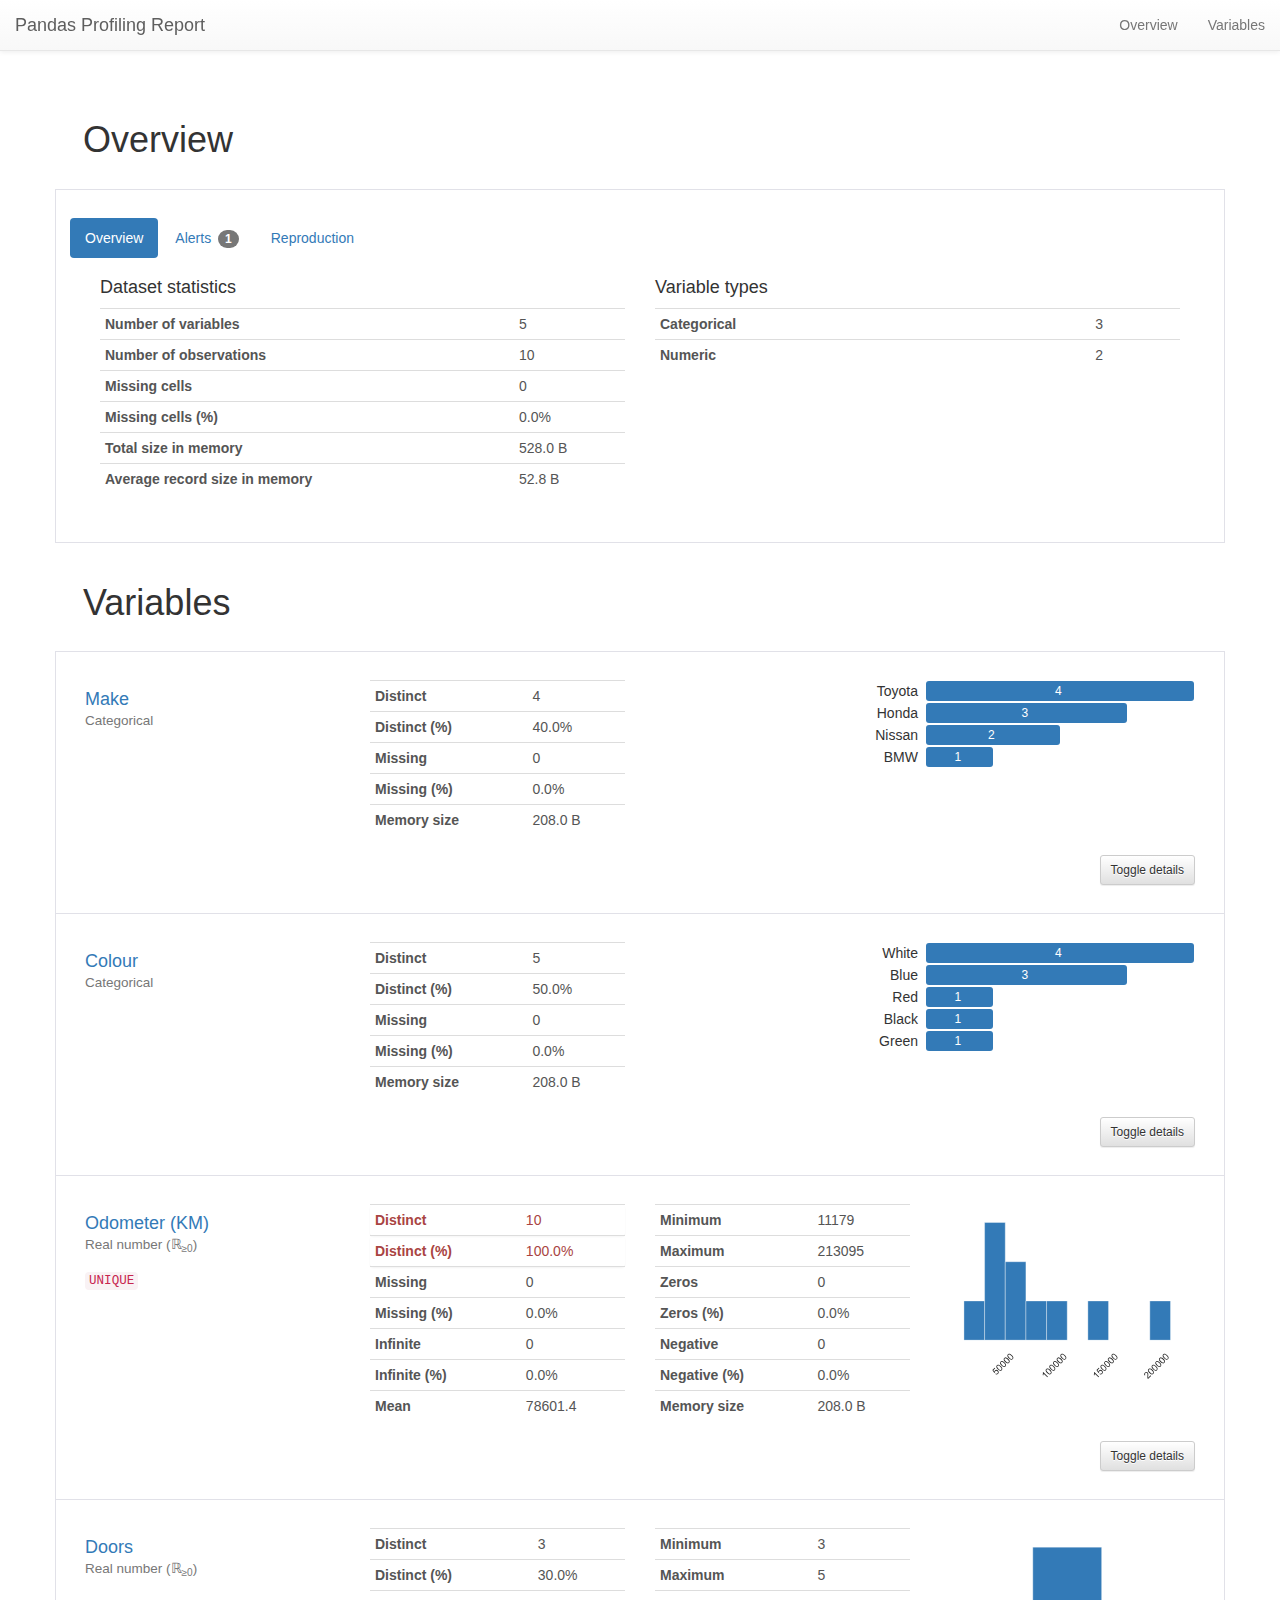
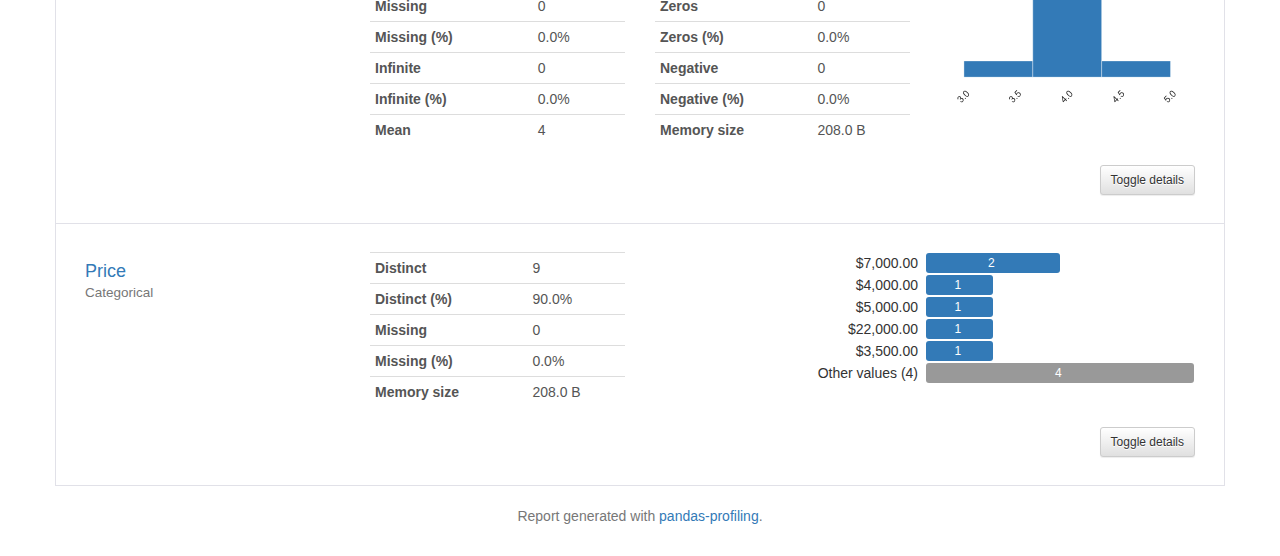
<file: templates/car-sales.html>
<!doctype html><html lang=en><head><meta charset=utf-8><meta name=viewport content="width=device-width, initial-scale=1, shrink-to-fit=no"><meta name=description content="Profile report generated with the `pandas-profiling` Python package"><meta name=author content="Simon Brugman and the open source community."><meta name=generator content="Pandas Profiling v3.1.0"><meta name=url content=https://github.com/pandas-profiling/pandas-profiling><meta name=date content="2022-02-03 15:20:50.587474"><title>Pandas Profiling Report</title><style>
/*!
 * Bootstrap v3.3.7 (http://getbootstrap.com)
 * Copyright 2011-2016 Twitter, Inc.
 * Licensed under MIT (https://github.com/twbs/bootstrap/blob/master/LICENSE)
 *//*! normalize.css v3.0.3 | MIT License | github.com/necolas/normalize.css */html{font-family:sans-serif;-webkit-text-size-adjust:100%;-ms-text-size-adjust:100%}body{margin:0}article,aside,details,figcaption,figure,footer,header,hgroup,main,menu,nav,section,summary{display:block}audio,canvas,progress,video{display:inline-block;vertical-align:baseline}audio:not([controls]){display:none;height:0}[hidden],template{display:none}a{background-color:transparent}a:active,a:hover{outline:0}abbr[title]{border-bottom:1px dotted}b,strong{font-weight:700}dfn{font-style:italic}h1{margin:.67em 0;font-size:2em}mark{color:#000;background:#ff0}small{font-size:80%}sub,sup{position:relative;font-size:75%;line-height:0;vertical-align:baseline}sup{top:-.5em}sub{bottom:-.25em}img{border:0}svg:not(:root){overflow:hidden}figure{margin:1em 40px}hr{height:0;-webkit-box-sizing:content-box;-moz-box-sizing:content-box;box-sizing:content-box}pre{overflow:auto}code,kbd,pre,samp{font-family:monospace,monospace;font-size:1em}button,input,optgroup,select,textarea{margin:0;font:inherit;color:inherit}button{overflow:visible}button,select{text-transform:none}button,html input[type=button],input[type=reset],input[type=submit]{-webkit-appearance:button;cursor:pointer}button[disabled],html input[disabled]{cursor:default}button::-moz-focus-inner,input::-moz-focus-inner{padding:0;border:0}input{line-height:normal}input[type=checkbox],input[type=radio]{-webkit-box-sizing:border-box;-moz-box-sizing:border-box;box-sizing:border-box;padding:0}input[type=number]::-webkit-inner-spin-button,input[type=number]::-webkit-outer-spin-button{height:auto}input[type=search]{-webkit-box-sizing:content-box;-moz-box-sizing:content-box;box-sizing:content-box;-webkit-appearance:textfield}input[type=search]::-webkit-search-cancel-button,input[type=search]::-webkit-search-decoration{-webkit-appearance:none}fieldset{padding:.35em .625em .75em;margin:0 2px;border:1px solid silver}legend{padding:0;border:0}textarea{overflow:auto}optgroup{font-weight:700}table{border-spacing:0;border-collapse:collapse}td,th{padding:0}/*! Source: https://github.com/h5bp/html5-boilerplate/blob/master/src/css/main.css */@media print{*,:after,:before{color:#000!important;text-shadow:none!important;background:0 0!important;-webkit-box-shadow:none!important;box-shadow:none!important}a,a:visited{text-decoration:underline}a[href]:after{content:" (" attr(href) ")"}abbr[title]:after{content:" (" attr(title) ")"}a[href^="javascript:"]:after,a[href^="#"]:after{content:""}blockquote,pre{border:1px solid #999;page-break-inside:avoid}thead{display:table-header-group}img,tr{page-break-inside:avoid}img{max-width:100%!important}h2,h3,p{orphans:3;widows:3}h2,h3{page-break-after:avoid}.navbar{display:none}.btn>.caret,.dropup>.btn>.caret{border-top-color:#000!important}.label{border:1px solid #000}.table{border-collapse:collapse!important}.table td,.table th{background-color:#fff!important}.table-bordered td,.table-bordered th{border:1px solid #ddd!important}}@font-face{font-family:'Glyphicons Halflings';src:url(../fonts/glyphicons-halflings-regular.eot);src:url(../fonts/glyphicons-halflings-regular.eot?#iefix) format('embedded-opentype'),url(../fonts/glyphicons-halflings-regular.woff2) format('woff2'),url(../fonts/glyphicons-halflings-regular.woff) format('woff'),url(../fonts/glyphicons-halflings-regular.ttf) format('truetype'),url(../fonts/glyphicons-halflings-regular.svg#glyphicons_halflingsregular) format('svg')}.glyphicon{position:relative;top:1px;display:inline-block;font-family:'Glyphicons Halflings';font-style:normal;font-weight:400;line-height:1;-webkit-font-smoothing:antialiased;-moz-osx-font-smoothing:grayscale}.glyphicon-asterisk:before{content:"\002a"}.glyphicon-plus:before{content:"\002b"}.glyphicon-eur:before,.glyphicon-euro:before{content:"\20ac"}.glyphicon-minus:before{content:"\2212"}.glyphicon-cloud:before{content:"\2601"}.glyphicon-envelope:before{content:"\2709"}.glyphicon-pencil:before{content:"\270f"}.glyphicon-glass:before{content:"\e001"}.glyphicon-music:before{content:"\e002"}.glyphicon-search:before{content:"\e003"}.glyphicon-heart:before{content:"\e005"}.glyphicon-star:before{content:"\e006"}.glyphicon-star-empty:before{content:"\e007"}.glyphicon-user:before{content:"\e008"}.glyphicon-film:before{content:"\e009"}.glyphicon-th-large:before{content:"\e010"}.glyphicon-th:before{content:"\e011"}.glyphicon-th-list:before{content:"\e012"}.glyphicon-ok:before{content:"\e013"}.glyphicon-remove:before{content:"\e014"}.glyphicon-zoom-in:before{content:"\e015"}.glyphicon-zoom-out:before{content:"\e016"}.glyphicon-off:before{content:"\e017"}.glyphicon-signal:before{content:"\e018"}.glyphicon-cog:before{content:"\e019"}.glyphicon-trash:before{content:"\e020"}.glyphicon-home:before{content:"\e021"}.glyphicon-file:before{content:"\e022"}.glyphicon-time:before{content:"\e023"}.glyphicon-road:before{content:"\e024"}.glyphicon-download-alt:before{content:"\e025"}.glyphicon-download:before{content:"\e026"}.glyphicon-upload:before{content:"\e027"}.glyphicon-inbox:before{content:"\e028"}.glyphicon-play-circle:before{content:"\e029"}.glyphicon-repeat:before{content:"\e030"}.glyphicon-refresh:before{content:"\e031"}.glyphicon-list-alt:before{content:"\e032"}.glyphicon-lock:before{content:"\e033"}.glyphicon-flag:before{content:"\e034"}.glyphicon-headphones:before{content:"\e035"}.glyphicon-volume-off:before{content:"\e036"}.glyphicon-volume-down:before{content:"\e037"}.glyphicon-volume-up:before{content:"\e038"}.glyphicon-qrcode:before{content:"\e039"}.glyphicon-barcode:before{content:"\e040"}.glyphicon-tag:before{content:"\e041"}.glyphicon-tags:before{content:"\e042"}.glyphicon-book:before{content:"\e043"}.glyphicon-bookmark:before{content:"\e044"}.glyphicon-print:before{content:"\e045"}.glyphicon-camera:before{content:"\e046"}.glyphicon-font:before{content:"\e047"}.glyphicon-bold:before{content:"\e048"}.glyphicon-italic:before{content:"\e049"}.glyphicon-text-height:before{content:"\e050"}.glyphicon-text-width:before{content:"\e051"}.glyphicon-align-left:before{content:"\e052"}.glyphicon-align-center:before{content:"\e053"}.glyphicon-align-right:before{content:"\e054"}.glyphicon-align-justify:before{content:"\e055"}.glyphicon-list:before{content:"\e056"}.glyphicon-indent-left:before{content:"\e057"}.glyphicon-indent-right:before{content:"\e058"}.glyphicon-facetime-video:before{content:"\e059"}.glyphicon-picture:before{content:"\e060"}.glyphicon-map-marker:before{content:"\e062"}.glyphicon-adjust:before{content:"\e063"}.glyphicon-tint:before{content:"\e064"}.glyphicon-edit:before{content:"\e065"}.glyphicon-share:before{content:"\e066"}.glyphicon-check:before{content:"\e067"}.glyphicon-move:before{content:"\e068"}.glyphicon-step-backward:before{content:"\e069"}.glyphicon-fast-backward:before{content:"\e070"}.glyphicon-backward:before{content:"\e071"}.glyphicon-play:before{content:"\e072"}.glyphicon-pause:before{content:"\e073"}.glyphicon-stop:before{content:"\e074"}.glyphicon-forward:before{content:"\e075"}.glyphicon-fast-forward:before{content:"\e076"}.glyphicon-step-forward:before{content:"\e077"}.glyphicon-eject:before{content:"\e078"}.glyphicon-chevron-left:before{content:"\e079"}.glyphicon-chevron-right:before{content:"\e080"}.glyphicon-plus-sign:before{content:"\e081"}.glyphicon-minus-sign:before{content:"\e082"}.glyphicon-remove-sign:before{content:"\e083"}.glyphicon-ok-sign:before{content:"\e084"}.glyphicon-question-sign:before{content:"\e085"}.glyphicon-info-sign:before{content:"\e086"}.glyphicon-screenshot:before{content:"\e087"}.glyphicon-remove-circle:before{content:"\e088"}.glyphicon-ok-circle:before{content:"\e089"}.glyphicon-ban-circle:before{content:"\e090"}.glyphicon-arrow-left:before{content:"\e091"}.glyphicon-arrow-right:before{content:"\e092"}.glyphicon-arrow-up:before{content:"\e093"}.glyphicon-arrow-down:before{content:"\e094"}.glyphicon-share-alt:before{content:"\e095"}.glyphicon-resize-full:before{content:"\e096"}.glyphicon-resize-small:before{content:"\e097"}.glyphicon-exclamation-sign:before{content:"\e101"}.glyphicon-gift:before{content:"\e102"}.glyphicon-leaf:before{content:"\e103"}.glyphicon-fire:before{content:"\e104"}.glyphicon-eye-open:before{content:"\e105"}.glyphicon-eye-close:before{content:"\e106"}.glyphicon-warning-sign:before{content:"\e107"}.glyphicon-plane:before{content:"\e108"}.glyphicon-calendar:before{content:"\e109"}.glyphicon-random:before{content:"\e110"}.glyphicon-comment:before{content:"\e111"}.glyphicon-magnet:before{content:"\e112"}.glyphicon-chevron-up:before{content:"\e113"}.glyphicon-chevron-down:before{content:"\e114"}.glyphicon-retweet:before{content:"\e115"}.glyphicon-shopping-cart:before{content:"\e116"}.glyphicon-folder-close:before{content:"\e117"}.glyphicon-folder-open:before{content:"\e118"}.glyphicon-resize-vertical:before{content:"\e119"}.glyphicon-resize-horizontal:before{content:"\e120"}.glyphicon-hdd:before{content:"\e121"}.glyphicon-bullhorn:before{content:"\e122"}.glyphicon-bell:before{content:"\e123"}.glyphicon-certificate:before{content:"\e124"}.glyphicon-thumbs-up:before{content:"\e125"}.glyphicon-thumbs-down:before{content:"\e126"}.glyphicon-hand-right:before{content:"\e127"}.glyphicon-hand-left:before{content:"\e128"}.glyphicon-hand-up:before{content:"\e129"}.glyphicon-hand-down:before{content:"\e130"}.glyphicon-circle-arrow-right:before{content:"\e131"}.glyphicon-circle-arrow-left:before{content:"\e132"}.glyphicon-circle-arrow-up:before{content:"\e133"}.glyphicon-circle-arrow-down:before{content:"\e134"}.glyphicon-globe:before{content:"\e135"}.glyphicon-wrench:before{content:"\e136"}.glyphicon-tasks:before{content:"\e137"}.glyphicon-filter:before{content:"\e138"}.glyphicon-briefcase:before{content:"\e139"}.glyphicon-fullscreen:before{content:"\e140"}.glyphicon-dashboard:before{content:"\e141"}.glyphicon-paperclip:before{content:"\e142"}.glyphicon-heart-empty:before{content:"\e143"}.glyphicon-link:before{content:"\e144"}.glyphicon-phone:before{content:"\e145"}.glyphicon-pushpin:before{content:"\e146"}.glyphicon-usd:before{content:"\e148"}.glyphicon-gbp:before{content:"\e149"}.glyphicon-sort:before{content:"\e150"}.glyphicon-sort-by-alphabet:before{content:"\e151"}.glyphicon-sort-by-alphabet-alt:before{content:"\e152"}.glyphicon-sort-by-order:before{content:"\e153"}.glyphicon-sort-by-order-alt:before{content:"\e154"}.glyphicon-sort-by-attributes:before{content:"\e155"}.glyphicon-sort-by-attributes-alt:before{content:"\e156"}.glyphicon-unchecked:before{content:"\e157"}.glyphicon-expand:before{content:"\e158"}.glyphicon-collapse-down:before{content:"\e159"}.glyphicon-collapse-up:before{content:"\e160"}.glyphicon-log-in:before{content:"\e161"}.glyphicon-flash:before{content:"\e162"}.glyphicon-log-out:before{content:"\e163"}.glyphicon-new-window:before{content:"\e164"}.glyphicon-record:before{content:"\e165"}.glyphicon-save:before{content:"\e166"}.glyphicon-open:before{content:"\e167"}.glyphicon-saved:before{content:"\e168"}.glyphicon-import:before{content:"\e169"}.glyphicon-export:before{content:"\e170"}.glyphicon-send:before{content:"\e171"}.glyphicon-floppy-disk:before{content:"\e172"}.glyphicon-floppy-saved:before{content:"\e173"}.glyphicon-floppy-remove:before{content:"\e174"}.glyphicon-floppy-save:before{content:"\e175"}.glyphicon-floppy-open:before{content:"\e176"}.glyphicon-credit-card:before{content:"\e177"}.glyphicon-transfer:before{content:"\e178"}.glyphicon-cutlery:before{content:"\e179"}.glyphicon-header:before{content:"\e180"}.glyphicon-compressed:before{content:"\e181"}.glyphicon-earphone:before{content:"\e182"}.glyphicon-phone-alt:before{content:"\e183"}.glyphicon-tower:before{content:"\e184"}.glyphicon-stats:before{content:"\e185"}.glyphicon-sd-video:before{content:"\e186"}.glyphicon-hd-video:before{content:"\e187"}.glyphicon-subtitles:before{content:"\e188"}.glyphicon-sound-stereo:before{content:"\e189"}.glyphicon-sound-dolby:before{content:"\e190"}.glyphicon-sound-5-1:before{content:"\e191"}.glyphicon-sound-6-1:before{content:"\e192"}.glyphicon-sound-7-1:before{content:"\e193"}.glyphicon-copyright-mark:before{content:"\e194"}.glyphicon-registration-mark:before{content:"\e195"}.glyphicon-cloud-download:before{content:"\e197"}.glyphicon-cloud-upload:before{content:"\e198"}.glyphicon-tree-conifer:before{content:"\e199"}.glyphicon-tree-deciduous:before{content:"\e200"}.glyphicon-cd:before{content:"\e201"}.glyphicon-save-file:before{content:"\e202"}.glyphicon-open-file:before{content:"\e203"}.glyphicon-level-up:before{content:"\e204"}.glyphicon-copy:before{content:"\e205"}.glyphicon-paste:before{content:"\e206"}.glyphicon-alert:before{content:"\e209"}.glyphicon-equalizer:before{content:"\e210"}.glyphicon-king:before{content:"\e211"}.glyphicon-queen:before{content:"\e212"}.glyphicon-pawn:before{content:"\e213"}.glyphicon-bishop:before{content:"\e214"}.glyphicon-knight:before{content:"\e215"}.glyphicon-baby-formula:before{content:"\e216"}.glyphicon-tent:before{content:"\26fa"}.glyphicon-blackboard:before{content:"\e218"}.glyphicon-bed:before{content:"\e219"}.glyphicon-apple:before{content:"\f8ff"}.glyphicon-erase:before{content:"\e221"}.glyphicon-hourglass:before{content:"\231b"}.glyphicon-lamp:before{content:"\e223"}.glyphicon-duplicate:before{content:"\e224"}.glyphicon-piggy-bank:before{content:"\e225"}.glyphicon-scissors:before{content:"\e226"}.glyphicon-bitcoin:before{content:"\e227"}.glyphicon-btc:before{content:"\e227"}.glyphicon-xbt:before{content:"\e227"}.glyphicon-yen:before{content:"\00a5"}.glyphicon-jpy:before{content:"\00a5"}.glyphicon-ruble:before{content:"\20bd"}.glyphicon-rub:before{content:"\20bd"}.glyphicon-scale:before{content:"\e230"}.glyphicon-ice-lolly:before{content:"\e231"}.glyphicon-ice-lolly-tasted:before{content:"\e232"}.glyphicon-education:before{content:"\e233"}.glyphicon-option-horizontal:before{content:"\e234"}.glyphicon-option-vertical:before{content:"\e235"}.glyphicon-menu-hamburger:before{content:"\e236"}.glyphicon-modal-window:before{content:"\e237"}.glyphicon-oil:before{content:"\e238"}.glyphicon-grain:before{content:"\e239"}.glyphicon-sunglasses:before{content:"\e240"}.glyphicon-text-size:before{content:"\e241"}.glyphicon-text-color:before{content:"\e242"}.glyphicon-text-background:before{content:"\e243"}.glyphicon-object-align-top:before{content:"\e244"}.glyphicon-object-align-bottom:before{content:"\e245"}.glyphicon-object-align-horizontal:before{content:"\e246"}.glyphicon-object-align-left:before{content:"\e247"}.glyphicon-object-align-vertical:before{content:"\e248"}.glyphicon-object-align-right:before{content:"\e249"}.glyphicon-triangle-right:before{content:"\e250"}.glyphicon-triangle-left:before{content:"\e251"}.glyphicon-triangle-bottom:before{content:"\e252"}.glyphicon-triangle-top:before{content:"\e253"}.glyphicon-console:before{content:"\e254"}.glyphicon-superscript:before{content:"\e255"}.glyphicon-subscript:before{content:"\e256"}.glyphicon-menu-left:before{content:"\e257"}.glyphicon-menu-right:before{content:"\e258"}.glyphicon-menu-down:before{content:"\e259"}.glyphicon-menu-up:before{content:"\e260"}*{-webkit-box-sizing:border-box;-moz-box-sizing:border-box;box-sizing:border-box}:after,:before{-webkit-box-sizing:border-box;-moz-box-sizing:border-box;box-sizing:border-box}html{font-size:10px;-webkit-tap-highlight-color:rgba(0,0,0,0)}body{font-family:"Helvetica Neue",Helvetica,Arial,sans-serif;font-size:14px;line-height:1.42857143;color:#333;background-color:#fff}button,input,select,textarea{font-family:inherit;font-size:inherit;line-height:inherit}a{color:#337ab7;text-decoration:none}a:focus,a:hover{color:#23527c;text-decoration:underline}a:focus{outline:5px auto -webkit-focus-ring-color;outline-offset:-2px}figure{margin:0}img{vertical-align:middle}.carousel-inner>.item>a>img,.carousel-inner>.item>img,.img-responsive,.thumbnail a>img,.thumbnail>img{display:block;max-width:100%;height:auto}.img-rounded{border-radius:6px}.img-thumbnail{display:inline-block;max-width:100%;height:auto;padding:4px;line-height:1.42857143;background-color:#fff;border:1px solid #ddd;border-radius:4px;-webkit-transition:all .2s ease-in-out;-o-transition:all .2s ease-in-out;transition:all .2s ease-in-out}.img-circle{border-radius:50%}hr{margin-top:20px;margin-bottom:20px;border:0;border-top:1px solid #eee}.sr-only{position:absolute;width:1px;height:1px;padding:0;margin:-1px;overflow:hidden;clip:rect(0,0,0,0);border:0}.sr-only-focusable:active,.sr-only-focusable:focus{position:static;width:auto;height:auto;margin:0;overflow:visible;clip:auto}[role=button]{cursor:pointer}.h1,.h2,.h3,.h4,.h5,.h6,h1,h2,h3,h4,h5,h6{font-family:inherit;font-weight:500;line-height:1.1;color:inherit}.h1 .small,.h1 small,.h2 .small,.h2 small,.h3 .small,.h3 small,.h4 .small,.h4 small,.h5 .small,.h5 small,.h6 .small,.h6 small,h1 .small,h1 small,h2 .small,h2 small,h3 .small,h3 small,h4 .small,h4 small,h5 .small,h5 small,h6 .small,h6 small{font-weight:400;line-height:1;color:#777}.h1,.h2,.h3,h1,h2,h3{margin-top:20px;margin-bottom:10px}.h1 .small,.h1 small,.h2 .small,.h2 small,.h3 .small,.h3 small,h1 .small,h1 small,h2 .small,h2 small,h3 .small,h3 small{font-size:65%}.h4,.h5,.h6,h4,h5,h6{margin-top:10px;margin-bottom:10px}.h4 .small,.h4 small,.h5 .small,.h5 small,.h6 .small,.h6 small,h4 .small,h4 small,h5 .small,h5 small,h6 .small,h6 small{font-size:75%}.h1,h1{font-size:36px}.h2,h2{font-size:30px}.h3,h3{font-size:24px}.h4,h4{font-size:18px}.h5,h5{font-size:14px}.h6,h6{font-size:12px}p{margin:0 0 10px}.lead{margin-bottom:20px;font-size:16px;font-weight:300;line-height:1.4}@media (min-width:768px){.lead{font-size:21px}}.small,small{font-size:85%}.mark,mark{padding:.2em;background-color:#fcf8e3}.text-left{text-align:left}.text-right{text-align:right}.text-center{text-align:center}.text-justify{text-align:justify}.text-nowrap{white-space:nowrap}.text-lowercase{text-transform:lowercase}.text-uppercase{text-transform:uppercase}.text-capitalize{text-transform:capitalize}.text-muted{color:#777}.text-primary{color:#337ab7}a.text-primary:focus,a.text-primary:hover{color:#286090}.text-success{color:#3c763d}a.text-success:focus,a.text-success:hover{color:#2b542c}.text-info{color:#31708f}a.text-info:focus,a.text-info:hover{color:#245269}.text-warning{color:#8a6d3b}a.text-warning:focus,a.text-warning:hover{color:#66512c}.text-danger{color:#a94442}a.text-danger:focus,a.text-danger:hover{color:#843534}.bg-primary{color:#fff;background-color:#337ab7}a.bg-primary:focus,a.bg-primary:hover{background-color:#286090}.bg-success{background-color:#dff0d8}a.bg-success:focus,a.bg-success:hover{background-color:#c1e2b3}.bg-info{background-color:#d9edf7}a.bg-info:focus,a.bg-info:hover{background-color:#afd9ee}.bg-warning{background-color:#fcf8e3}a.bg-warning:focus,a.bg-warning:hover{background-color:#f7ecb5}.bg-danger{background-color:#f2dede}a.bg-danger:focus,a.bg-danger:hover{background-color:#e4b9b9}.page-header{padding-bottom:9px;margin:40px 0 20px;border-bottom:1px solid #eee}ol,ul{margin-top:0;margin-bottom:10px}ol ol,ol ul,ul ol,ul ul{margin-bottom:0}.list-unstyled{padding-left:0;list-style:none}.list-inline{padding-left:0;margin-left:-5px;list-style:none}.list-inline>li{display:inline-block;padding-right:5px;padding-left:5px}dl{margin-top:0;margin-bottom:20px}dd,dt{line-height:1.42857143}dt{font-weight:700}dd{margin-left:0}@media (min-width:768px){.dl-horizontal dt{float:left;width:160px;overflow:hidden;clear:left;text-align:right;text-overflow:ellipsis;white-space:nowrap}.dl-horizontal dd{margin-left:180px}}abbr[data-original-title],abbr[title]{cursor:help;border-bottom:1px dotted #777}.initialism{font-size:90%;text-transform:uppercase}blockquote{padding:10px 20px;margin:0 0 20px;font-size:17.5px;border-left:5px solid #eee}blockquote ol:last-child,blockquote p:last-child,blockquote ul:last-child{margin-bottom:0}blockquote .small,blockquote footer,blockquote small{display:block;font-size:80%;line-height:1.42857143;color:#777}blockquote .small:before,blockquote footer:before,blockquote small:before{content:'\2014 \00A0'}.blockquote-reverse,blockquote.pull-right{padding-right:15px;padding-left:0;text-align:right;border-right:5px solid #eee;border-left:0}.blockquote-reverse .small:before,.blockquote-reverse footer:before,.blockquote-reverse small:before,blockquote.pull-right .small:before,blockquote.pull-right footer:before,blockquote.pull-right small:before{content:''}.blockquote-reverse .small:after,.blockquote-reverse footer:after,.blockquote-reverse small:after,blockquote.pull-right .small:after,blockquote.pull-right footer:after,blockquote.pull-right small:after{content:'\00A0 \2014'}address{margin-bottom:20px;font-style:normal;line-height:1.42857143}code,kbd,pre,samp{font-family:Menlo,Monaco,Consolas,"Courier New",monospace}code{padding:2px 4px;font-size:90%;color:#c7254e;background-color:#f9f2f4;border-radius:4px}kbd{padding:2px 4px;font-size:90%;color:#fff;background-color:#333;border-radius:3px;-webkit-box-shadow:inset 0 -1px 0 rgba(0,0,0,.25);box-shadow:inset 0 -1px 0 rgba(0,0,0,.25)}kbd kbd{padding:0;font-size:100%;font-weight:700;-webkit-box-shadow:none;box-shadow:none}pre{display:block;padding:9.5px;margin:0 0 10px;font-size:13px;line-height:1.42857143;color:#333;word-break:break-all;word-wrap:break-word;background-color:#f5f5f5;border:1px solid #ccc;border-radius:4px}pre code{padding:0;font-size:inherit;color:inherit;white-space:pre-wrap;background-color:transparent;border-radius:0}.pre-scrollable{max-height:340px;overflow-y:scroll}.container{padding-right:15px;padding-left:15px;margin-right:auto;margin-left:auto}@media (min-width:768px){.container{width:750px}}@media (min-width:992px){.container{width:970px}}@media (min-width:1200px){.container{width:1170px}}.container-fluid{padding-right:15px;padding-left:15px;margin-right:auto;margin-left:auto}.row{margin-right:-15px;margin-left:-15px}.col-lg-1,.col-lg-10,.col-lg-11,.col-lg-12,.col-lg-2,.col-lg-3,.col-lg-4,.col-lg-5,.col-lg-6,.col-lg-7,.col-lg-8,.col-lg-9,.col-md-1,.col-md-10,.col-md-11,.col-md-12,.col-md-2,.col-md-3,.col-md-4,.col-md-5,.col-md-6,.col-md-7,.col-md-8,.col-md-9,.col-sm-1,.col-sm-10,.col-sm-11,.col-sm-12,.col-sm-2,.col-sm-3,.col-sm-4,.col-sm-5,.col-sm-6,.col-sm-7,.col-sm-8,.col-sm-9,.col-xs-1,.col-xs-10,.col-xs-11,.col-xs-12,.col-xs-2,.col-xs-3,.col-xs-4,.col-xs-5,.col-xs-6,.col-xs-7,.col-xs-8,.col-xs-9{position:relative;min-height:1px;padding-right:15px;padding-left:15px}.col-xs-1,.col-xs-10,.col-xs-11,.col-xs-12,.col-xs-2,.col-xs-3,.col-xs-4,.col-xs-5,.col-xs-6,.col-xs-7,.col-xs-8,.col-xs-9{float:left}.col-xs-12{width:100%}.col-xs-11{width:91.66666667%}.col-xs-10{width:83.33333333%}.col-xs-9{width:75%}.col-xs-8{width:66.66666667%}.col-xs-7{width:58.33333333%}.col-xs-6{width:50%}.col-xs-5{width:41.66666667%}.col-xs-4{width:33.33333333%}.col-xs-3{width:25%}.col-xs-2{width:16.66666667%}.col-xs-1{width:8.33333333%}.col-xs-pull-12{right:100%}.col-xs-pull-11{right:91.66666667%}.col-xs-pull-10{right:83.33333333%}.col-xs-pull-9{right:75%}.col-xs-pull-8{right:66.66666667%}.col-xs-pull-7{right:58.33333333%}.col-xs-pull-6{right:50%}.col-xs-pull-5{right:41.66666667%}.col-xs-pull-4{right:33.33333333%}.col-xs-pull-3{right:25%}.col-xs-pull-2{right:16.66666667%}.col-xs-pull-1{right:8.33333333%}.col-xs-pull-0{right:auto}.col-xs-push-12{left:100%}.col-xs-push-11{left:91.66666667%}.col-xs-push-10{left:83.33333333%}.col-xs-push-9{left:75%}.col-xs-push-8{left:66.66666667%}.col-xs-push-7{left:58.33333333%}.col-xs-push-6{left:50%}.col-xs-push-5{left:41.66666667%}.col-xs-push-4{left:33.33333333%}.col-xs-push-3{left:25%}.col-xs-push-2{left:16.66666667%}.col-xs-push-1{left:8.33333333%}.col-xs-push-0{left:auto}.col-xs-offset-12{margin-left:100%}.col-xs-offset-11{margin-left:91.66666667%}.col-xs-offset-10{margin-left:83.33333333%}.col-xs-offset-9{margin-left:75%}.col-xs-offset-8{margin-left:66.66666667%}.col-xs-offset-7{margin-left:58.33333333%}.col-xs-offset-6{margin-left:50%}.col-xs-offset-5{margin-left:41.66666667%}.col-xs-offset-4{margin-left:33.33333333%}.col-xs-offset-3{margin-left:25%}.col-xs-offset-2{margin-left:16.66666667%}.col-xs-offset-1{margin-left:8.33333333%}.col-xs-offset-0{margin-left:0}@media (min-width:768px){.col-sm-1,.col-sm-10,.col-sm-11,.col-sm-12,.col-sm-2,.col-sm-3,.col-sm-4,.col-sm-5,.col-sm-6,.col-sm-7,.col-sm-8,.col-sm-9{float:left}.col-sm-12{width:100%}.col-sm-11{width:91.66666667%}.col-sm-10{width:83.33333333%}.col-sm-9{width:75%}.col-sm-8{width:66.66666667%}.col-sm-7{width:58.33333333%}.col-sm-6{width:50%}.col-sm-5{width:41.66666667%}.col-sm-4{width:33.33333333%}.col-sm-3{width:25%}.col-sm-2{width:16.66666667%}.col-sm-1{width:8.33333333%}.col-sm-pull-12{right:100%}.col-sm-pull-11{right:91.66666667%}.col-sm-pull-10{right:83.33333333%}.col-sm-pull-9{right:75%}.col-sm-pull-8{right:66.66666667%}.col-sm-pull-7{right:58.33333333%}.col-sm-pull-6{right:50%}.col-sm-pull-5{right:41.66666667%}.col-sm-pull-4{right:33.33333333%}.col-sm-pull-3{right:25%}.col-sm-pull-2{right:16.66666667%}.col-sm-pull-1{right:8.33333333%}.col-sm-pull-0{right:auto}.col-sm-push-12{left:100%}.col-sm-push-11{left:91.66666667%}.col-sm-push-10{left:83.33333333%}.col-sm-push-9{left:75%}.col-sm-push-8{left:66.66666667%}.col-sm-push-7{left:58.33333333%}.col-sm-push-6{left:50%}.col-sm-push-5{left:41.66666667%}.col-sm-push-4{left:33.33333333%}.col-sm-push-3{left:25%}.col-sm-push-2{left:16.66666667%}.col-sm-push-1{left:8.33333333%}.col-sm-push-0{left:auto}.col-sm-offset-12{margin-left:100%}.col-sm-offset-11{margin-left:91.66666667%}.col-sm-offset-10{margin-left:83.33333333%}.col-sm-offset-9{margin-left:75%}.col-sm-offset-8{margin-left:66.66666667%}.col-sm-offset-7{margin-left:58.33333333%}.col-sm-offset-6{margin-left:50%}.col-sm-offset-5{margin-left:41.66666667%}.col-sm-offset-4{margin-left:33.33333333%}.col-sm-offset-3{margin-left:25%}.col-sm-offset-2{margin-left:16.66666667%}.col-sm-offset-1{margin-left:8.33333333%}.col-sm-offset-0{margin-left:0}}@media (min-width:992px){.col-md-1,.col-md-10,.col-md-11,.col-md-12,.col-md-2,.col-md-3,.col-md-4,.col-md-5,.col-md-6,.col-md-7,.col-md-8,.col-md-9{float:left}.col-md-12{width:100%}.col-md-11{width:91.66666667%}.col-md-10{width:83.33333333%}.col-md-9{width:75%}.col-md-8{width:66.66666667%}.col-md-7{width:58.33333333%}.col-md-6{width:50%}.col-md-5{width:41.66666667%}.col-md-4{width:33.33333333%}.col-md-3{width:25%}.col-md-2{width:16.66666667%}.col-md-1{width:8.33333333%}.col-md-pull-12{right:100%}.col-md-pull-11{right:91.66666667%}.col-md-pull-10{right:83.33333333%}.col-md-pull-9{right:75%}.col-md-pull-8{right:66.66666667%}.col-md-pull-7{right:58.33333333%}.col-md-pull-6{right:50%}.col-md-pull-5{right:41.66666667%}.col-md-pull-4{right:33.33333333%}.col-md-pull-3{right:25%}.col-md-pull-2{right:16.66666667%}.col-md-pull-1{right:8.33333333%}.col-md-pull-0{right:auto}.col-md-push-12{left:100%}.col-md-push-11{left:91.66666667%}.col-md-push-10{left:83.33333333%}.col-md-push-9{left:75%}.col-md-push-8{left:66.66666667%}.col-md-push-7{left:58.33333333%}.col-md-push-6{left:50%}.col-md-push-5{left:41.66666667%}.col-md-push-4{left:33.33333333%}.col-md-push-3{left:25%}.col-md-push-2{left:16.66666667%}.col-md-push-1{left:8.33333333%}.col-md-push-0{left:auto}.col-md-offset-12{margin-left:100%}.col-md-offset-11{margin-left:91.66666667%}.col-md-offset-10{margin-left:83.33333333%}.col-md-offset-9{margin-left:75%}.col-md-offset-8{margin-left:66.66666667%}.col-md-offset-7{margin-left:58.33333333%}.col-md-offset-6{margin-left:50%}.col-md-offset-5{margin-left:41.66666667%}.col-md-offset-4{margin-left:33.33333333%}.col-md-offset-3{margin-left:25%}.col-md-offset-2{margin-left:16.66666667%}.col-md-offset-1{margin-left:8.33333333%}.col-md-offset-0{margin-left:0}}@media (min-width:1200px){.col-lg-1,.col-lg-10,.col-lg-11,.col-lg-12,.col-lg-2,.col-lg-3,.col-lg-4,.col-lg-5,.col-lg-6,.col-lg-7,.col-lg-8,.col-lg-9{float:left}.col-lg-12{width:100%}.col-lg-11{width:91.66666667%}.col-lg-10{width:83.33333333%}.col-lg-9{width:75%}.col-lg-8{width:66.66666667%}.col-lg-7{width:58.33333333%}.col-lg-6{width:50%}.col-lg-5{width:41.66666667%}.col-lg-4{width:33.33333333%}.col-lg-3{width:25%}.col-lg-2{width:16.66666667%}.col-lg-1{width:8.33333333%}.col-lg-pull-12{right:100%}.col-lg-pull-11{right:91.66666667%}.col-lg-pull-10{right:83.33333333%}.col-lg-pull-9{right:75%}.col-lg-pull-8{right:66.66666667%}.col-lg-pull-7{right:58.33333333%}.col-lg-pull-6{right:50%}.col-lg-pull-5{right:41.66666667%}.col-lg-pull-4{right:33.33333333%}.col-lg-pull-3{right:25%}.col-lg-pull-2{right:16.66666667%}.col-lg-pull-1{right:8.33333333%}.col-lg-pull-0{right:auto}.col-lg-push-12{left:100%}.col-lg-push-11{left:91.66666667%}.col-lg-push-10{left:83.33333333%}.col-lg-push-9{left:75%}.col-lg-push-8{left:66.66666667%}.col-lg-push-7{left:58.33333333%}.col-lg-push-6{left:50%}.col-lg-push-5{left:41.66666667%}.col-lg-push-4{left:33.33333333%}.col-lg-push-3{left:25%}.col-lg-push-2{left:16.66666667%}.col-lg-push-1{left:8.33333333%}.col-lg-push-0{left:auto}.col-lg-offset-12{margin-left:100%}.col-lg-offset-11{margin-left:91.66666667%}.col-lg-offset-10{margin-left:83.33333333%}.col-lg-offset-9{margin-left:75%}.col-lg-offset-8{margin-left:66.66666667%}.col-lg-offset-7{margin-left:58.33333333%}.col-lg-offset-6{margin-left:50%}.col-lg-offset-5{margin-left:41.66666667%}.col-lg-offset-4{margin-left:33.33333333%}.col-lg-offset-3{margin-left:25%}.col-lg-offset-2{margin-left:16.66666667%}.col-lg-offset-1{margin-left:8.33333333%}.col-lg-offset-0{margin-left:0}}table{background-color:transparent}caption{padding-top:8px;padding-bottom:8px;color:#777;text-align:left}th{text-align:left}.table{width:100%;max-width:100%;margin-bottom:20px}.table>tbody>tr>td,.table>tbody>tr>th,.table>tfoot>tr>td,.table>tfoot>tr>th,.table>thead>tr>td,.table>thead>tr>th{padding:8px;line-height:1.42857143;vertical-align:top;border-top:1px solid #ddd}.table>thead>tr>th{vertical-align:bottom;border-bottom:2px solid #ddd}.table>caption+thead>tr:first-child>td,.table>caption+thead>tr:first-child>th,.table>colgroup+thead>tr:first-child>td,.table>colgroup+thead>tr:first-child>th,.table>thead:first-child>tr:first-child>td,.table>thead:first-child>tr:first-child>th{border-top:0}.table>tbody+tbody{border-top:2px solid #ddd}.table .table{background-color:#fff}.table-condensed>tbody>tr>td,.table-condensed>tbody>tr>th,.table-condensed>tfoot>tr>td,.table-condensed>tfoot>tr>th,.table-condensed>thead>tr>td,.table-condensed>thead>tr>th{padding:5px}.table-bordered{border:1px solid #ddd}.table-bordered>tbody>tr>td,.table-bordered>tbody>tr>th,.table-bordered>tfoot>tr>td,.table-bordered>tfoot>tr>th,.table-bordered>thead>tr>td,.table-bordered>thead>tr>th{border:1px solid #ddd}.table-bordered>thead>tr>td,.table-bordered>thead>tr>th{border-bottom-width:2px}.table-striped>tbody>tr:nth-of-type(odd){background-color:#f9f9f9}.table-hover>tbody>tr:hover{background-color:#f5f5f5}table col[class*=col-]{position:static;display:table-column;float:none}table td[class*=col-],table th[class*=col-]{position:static;display:table-cell;float:none}.table>tbody>tr.active>td,.table>tbody>tr.active>th,.table>tbody>tr>td.active,.table>tbody>tr>th.active,.table>tfoot>tr.active>td,.table>tfoot>tr.active>th,.table>tfoot>tr>td.active,.table>tfoot>tr>th.active,.table>thead>tr.active>td,.table>thead>tr.active>th,.table>thead>tr>td.active,.table>thead>tr>th.active{background-color:#f5f5f5}.table-hover>tbody>tr.active:hover>td,.table-hover>tbody>tr.active:hover>th,.table-hover>tbody>tr:hover>.active,.table-hover>tbody>tr>td.active:hover,.table-hover>tbody>tr>th.active:hover{background-color:#e8e8e8}.table>tbody>tr.success>td,.table>tbody>tr.success>th,.table>tbody>tr>td.success,.table>tbody>tr>th.success,.table>tfoot>tr.success>td,.table>tfoot>tr.success>th,.table>tfoot>tr>td.success,.table>tfoot>tr>th.success,.table>thead>tr.success>td,.table>thead>tr.success>th,.table>thead>tr>td.success,.table>thead>tr>th.success{background-color:#dff0d8}.table-hover>tbody>tr.success:hover>td,.table-hover>tbody>tr.success:hover>th,.table-hover>tbody>tr:hover>.success,.table-hover>tbody>tr>td.success:hover,.table-hover>tbody>tr>th.success:hover{background-color:#d0e9c6}.table>tbody>tr.info>td,.table>tbody>tr.info>th,.table>tbody>tr>td.info,.table>tbody>tr>th.info,.table>tfoot>tr.info>td,.table>tfoot>tr.info>th,.table>tfoot>tr>td.info,.table>tfoot>tr>th.info,.table>thead>tr.info>td,.table>thead>tr.info>th,.table>thead>tr>td.info,.table>thead>tr>th.info{background-color:#d9edf7}.table-hover>tbody>tr.info:hover>td,.table-hover>tbody>tr.info:hover>th,.table-hover>tbody>tr:hover>.info,.table-hover>tbody>tr>td.info:hover,.table-hover>tbody>tr>th.info:hover{background-color:#c4e3f3}.table>tbody>tr.warning>td,.table>tbody>tr.warning>th,.table>tbody>tr>td.warning,.table>tbody>tr>th.warning,.table>tfoot>tr.warning>td,.table>tfoot>tr.warning>th,.table>tfoot>tr>td.warning,.table>tfoot>tr>th.warning,.table>thead>tr.warning>td,.table>thead>tr.warning>th,.table>thead>tr>td.warning,.table>thead>tr>th.warning{background-color:#fcf8e3}.table-hover>tbody>tr.warning:hover>td,.table-hover>tbody>tr.warning:hover>th,.table-hover>tbody>tr:hover>.warning,.table-hover>tbody>tr>td.warning:hover,.table-hover>tbody>tr>th.warning:hover{background-color:#faf2cc}.table>tbody>tr.danger>td,.table>tbody>tr.danger>th,.table>tbody>tr>td.danger,.table>tbody>tr>th.danger,.table>tfoot>tr.danger>td,.table>tfoot>tr.danger>th,.table>tfoot>tr>td.danger,.table>tfoot>tr>th.danger,.table>thead>tr.danger>td,.table>thead>tr.danger>th,.table>thead>tr>td.danger,.table>thead>tr>th.danger{background-color:#f2dede}.table-hover>tbody>tr.danger:hover>td,.table-hover>tbody>tr.danger:hover>th,.table-hover>tbody>tr:hover>.danger,.table-hover>tbody>tr>td.danger:hover,.table-hover>tbody>tr>th.danger:hover{background-color:#ebcccc}.table-responsive{min-height:.01%;overflow-x:auto}@media screen and (max-width:767px){.table-responsive{width:100%;margin-bottom:15px;overflow-y:hidden;-ms-overflow-style:-ms-autohiding-scrollbar;border:1px solid #ddd}.table-responsive>.table{margin-bottom:0}.table-responsive>.table>tbody>tr>td,.table-responsive>.table>tbody>tr>th,.table-responsive>.table>tfoot>tr>td,.table-responsive>.table>tfoot>tr>th,.table-responsive>.table>thead>tr>td,.table-responsive>.table>thead>tr>th{white-space:nowrap}.table-responsive>.table-bordered{border:0}.table-responsive>.table-bordered>tbody>tr>td:first-child,.table-responsive>.table-bordered>tbody>tr>th:first-child,.table-responsive>.table-bordered>tfoot>tr>td:first-child,.table-responsive>.table-bordered>tfoot>tr>th:first-child,.table-responsive>.table-bordered>thead>tr>td:first-child,.table-responsive>.table-bordered>thead>tr>th:first-child{border-left:0}.table-responsive>.table-bordered>tbody>tr>td:last-child,.table-responsive>.table-bordered>tbody>tr>th:last-child,.table-responsive>.table-bordered>tfoot>tr>td:last-child,.table-responsive>.table-bordered>tfoot>tr>th:last-child,.table-responsive>.table-bordered>thead>tr>td:last-child,.table-responsive>.table-bordered>thead>tr>th:last-child{border-right:0}.table-responsive>.table-bordered>tbody>tr:last-child>td,.table-responsive>.table-bordered>tbody>tr:last-child>th,.table-responsive>.table-bordered>tfoot>tr:last-child>td,.table-responsive>.table-bordered>tfoot>tr:last-child>th{border-bottom:0}}fieldset{min-width:0;padding:0;margin:0;border:0}legend{display:block;width:100%;padding:0;margin-bottom:20px;font-size:21px;line-height:inherit;color:#333;border:0;border-bottom:1px solid #e5e5e5}label{display:inline-block;max-width:100%;margin-bottom:5px;font-weight:700}input[type=search]{-webkit-box-sizing:border-box;-moz-box-sizing:border-box;box-sizing:border-box}input[type=checkbox],input[type=radio]{margin:4px 0 0;margin-top:1px\9;line-height:normal}input[type=file]{display:block}input[type=range]{display:block;width:100%}select[multiple],select[size]{height:auto}input[type=file]:focus,input[type=checkbox]:focus,input[type=radio]:focus{outline:5px auto -webkit-focus-ring-color;outline-offset:-2px}output{display:block;padding-top:7px;font-size:14px;line-height:1.42857143;color:#555}.form-control{display:block;width:100%;height:34px;padding:6px 12px;font-size:14px;line-height:1.42857143;color:#555;background-color:#fff;background-image:none;border:1px solid #ccc;border-radius:4px;-webkit-box-shadow:inset 0 1px 1px rgba(0,0,0,.075);box-shadow:inset 0 1px 1px rgba(0,0,0,.075);-webkit-transition:border-color ease-in-out .15s,-webkit-box-shadow ease-in-out .15s;-o-transition:border-color ease-in-out .15s,box-shadow ease-in-out .15s;transition:border-color ease-in-out .15s,box-shadow ease-in-out .15s}.form-control:focus{border-color:#66afe9;outline:0;-webkit-box-shadow:inset 0 1px 1px rgba(0,0,0,.075),0 0 8px rgba(102,175,233,.6);box-shadow:inset 0 1px 1px rgba(0,0,0,.075),0 0 8px rgba(102,175,233,.6)}.form-control::-moz-placeholder{color:#999;opacity:1}.form-control:-ms-input-placeholder{color:#999}.form-control::-webkit-input-placeholder{color:#999}.form-control::-ms-expand{background-color:transparent;border:0}.form-control[disabled],.form-control[readonly],fieldset[disabled] .form-control{background-color:#eee;opacity:1}.form-control[disabled],fieldset[disabled] .form-control{cursor:not-allowed}textarea.form-control{height:auto}input[type=search]{-webkit-appearance:none}@media screen and (-webkit-min-device-pixel-ratio:0){input[type=date].form-control,input[type=time].form-control,input[type=datetime-local].form-control,input[type=month].form-control{line-height:34px}.input-group-sm input[type=date],.input-group-sm input[type=time],.input-group-sm input[type=datetime-local],.input-group-sm input[type=month],input[type=date].input-sm,input[type=time].input-sm,input[type=datetime-local].input-sm,input[type=month].input-sm{line-height:30px}.input-group-lg input[type=date],.input-group-lg input[type=time],.input-group-lg input[type=datetime-local],.input-group-lg input[type=month],input[type=date].input-lg,input[type=time].input-lg,input[type=datetime-local].input-lg,input[type=month].input-lg{line-height:46px}}.form-group{margin-bottom:15px}.checkbox,.radio{position:relative;display:block;margin-top:10px;margin-bottom:10px}.checkbox label,.radio label{min-height:20px;padding-left:20px;margin-bottom:0;font-weight:400;cursor:pointer}.checkbox input[type=checkbox],.checkbox-inline input[type=checkbox],.radio input[type=radio],.radio-inline input[type=radio]{position:absolute;margin-top:4px\9;margin-left:-20px}.checkbox+.checkbox,.radio+.radio{margin-top:-5px}.checkbox-inline,.radio-inline{position:relative;display:inline-block;padding-left:20px;margin-bottom:0;font-weight:400;vertical-align:middle;cursor:pointer}.checkbox-inline+.checkbox-inline,.radio-inline+.radio-inline{margin-top:0;margin-left:10px}fieldset[disabled] input[type=checkbox],fieldset[disabled] input[type=radio],input[type=checkbox].disabled,input[type=checkbox][disabled],input[type=radio].disabled,input[type=radio][disabled]{cursor:not-allowed}.checkbox-inline.disabled,.radio-inline.disabled,fieldset[disabled] .checkbox-inline,fieldset[disabled] .radio-inline{cursor:not-allowed}.checkbox.disabled label,.radio.disabled label,fieldset[disabled] .checkbox label,fieldset[disabled] .radio label{cursor:not-allowed}.form-control-static{min-height:34px;padding-top:7px;padding-bottom:7px;margin-bottom:0}.form-control-static.input-lg,.form-control-static.input-sm{padding-right:0;padding-left:0}.input-sm{height:30px;padding:5px 10px;font-size:12px;line-height:1.5;border-radius:3px}select.input-sm{height:30px;line-height:30px}select[multiple].input-sm,textarea.input-sm{height:auto}.form-group-sm .form-control{height:30px;padding:5px 10px;font-size:12px;line-height:1.5;border-radius:3px}.form-group-sm select.form-control{height:30px;line-height:30px}.form-group-sm select[multiple].form-control,.form-group-sm textarea.form-control{height:auto}.form-group-sm .form-control-static{height:30px;min-height:32px;padding:6px 10px;font-size:12px;line-height:1.5}.input-lg{height:46px;padding:10px 16px;font-size:18px;line-height:1.3333333;border-radius:6px}select.input-lg{height:46px;line-height:46px}select[multiple].input-lg,textarea.input-lg{height:auto}.form-group-lg .form-control{height:46px;padding:10px 16px;font-size:18px;line-height:1.3333333;border-radius:6px}.form-group-lg select.form-control{height:46px;line-height:46px}.form-group-lg select[multiple].form-control,.form-group-lg textarea.form-control{height:auto}.form-group-lg .form-control-static{height:46px;min-height:38px;padding:11px 16px;font-size:18px;line-height:1.3333333}.has-feedback{position:relative}.has-feedback .form-control{padding-right:42.5px}.form-control-feedback{position:absolute;top:0;right:0;z-index:2;display:block;width:34px;height:34px;line-height:34px;text-align:center;pointer-events:none}.form-group-lg .form-control+.form-control-feedback,.input-group-lg+.form-control-feedback,.input-lg+.form-control-feedback{width:46px;height:46px;line-height:46px}.form-group-sm .form-control+.form-control-feedback,.input-group-sm+.form-control-feedback,.input-sm+.form-control-feedback{width:30px;height:30px;line-height:30px}.has-success .checkbox,.has-success .checkbox-inline,.has-success .control-label,.has-success .help-block,.has-success .radio,.has-success .radio-inline,.has-success.checkbox label,.has-success.checkbox-inline label,.has-success.radio label,.has-success.radio-inline label{color:#3c763d}.has-success .form-control{border-color:#3c763d;-webkit-box-shadow:inset 0 1px 1px rgba(0,0,0,.075);box-shadow:inset 0 1px 1px rgba(0,0,0,.075)}.has-success .form-control:focus{border-color:#2b542c;-webkit-box-shadow:inset 0 1px 1px rgba(0,0,0,.075),0 0 6px #67b168;box-shadow:inset 0 1px 1px rgba(0,0,0,.075),0 0 6px #67b168}.has-success .input-group-addon{color:#3c763d;background-color:#dff0d8;border-color:#3c763d}.has-success .form-control-feedback{color:#3c763d}.has-warning .checkbox,.has-warning .checkbox-inline,.has-warning .control-label,.has-warning .help-block,.has-warning .radio,.has-warning .radio-inline,.has-warning.checkbox label,.has-warning.checkbox-inline label,.has-warning.radio label,.has-warning.radio-inline label{color:#8a6d3b}.has-warning .form-control{border-color:#8a6d3b;-webkit-box-shadow:inset 0 1px 1px rgba(0,0,0,.075);box-shadow:inset 0 1px 1px rgba(0,0,0,.075)}.has-warning .form-control:focus{border-color:#66512c;-webkit-box-shadow:inset 0 1px 1px rgba(0,0,0,.075),0 0 6px #c0a16b;box-shadow:inset 0 1px 1px rgba(0,0,0,.075),0 0 6px #c0a16b}.has-warning .input-group-addon{color:#8a6d3b;background-color:#fcf8e3;border-color:#8a6d3b}.has-warning .form-control-feedback{color:#8a6d3b}.has-error .checkbox,.has-error .checkbox-inline,.has-error .control-label,.has-error .help-block,.has-error .radio,.has-error .radio-inline,.has-error.checkbox label,.has-error.checkbox-inline label,.has-error.radio label,.has-error.radio-inline label{color:#a94442}.has-error .form-control{border-color:#a94442;-webkit-box-shadow:inset 0 1px 1px rgba(0,0,0,.075);box-shadow:inset 0 1px 1px rgba(0,0,0,.075)}.has-error .form-control:focus{border-color:#843534;-webkit-box-shadow:inset 0 1px 1px rgba(0,0,0,.075),0 0 6px #ce8483;box-shadow:inset 0 1px 1px rgba(0,0,0,.075),0 0 6px #ce8483}.has-error .input-group-addon{color:#a94442;background-color:#f2dede;border-color:#a94442}.has-error .form-control-feedback{color:#a94442}.has-feedback label~.form-control-feedback{top:25px}.has-feedback label.sr-only~.form-control-feedback{top:0}.help-block{display:block;margin-top:5px;margin-bottom:10px;color:#737373}@media (min-width:768px){.form-inline .form-group{display:inline-block;margin-bottom:0;vertical-align:middle}.form-inline .form-control{display:inline-block;width:auto;vertical-align:middle}.form-inline .form-control-static{display:inline-block}.form-inline .input-group{display:inline-table;vertical-align:middle}.form-inline .input-group .form-control,.form-inline .input-group .input-group-addon,.form-inline .input-group .input-group-btn{width:auto}.form-inline .input-group>.form-control{width:100%}.form-inline .control-label{margin-bottom:0;vertical-align:middle}.form-inline .checkbox,.form-inline .radio{display:inline-block;margin-top:0;margin-bottom:0;vertical-align:middle}.form-inline .checkbox label,.form-inline .radio label{padding-left:0}.form-inline .checkbox input[type=checkbox],.form-inline .radio input[type=radio]{position:relative;margin-left:0}.form-inline .has-feedback .form-control-feedback{top:0}}.form-horizontal .checkbox,.form-horizontal .checkbox-inline,.form-horizontal .radio,.form-horizontal .radio-inline{padding-top:7px;margin-top:0;margin-bottom:0}.form-horizontal .checkbox,.form-horizontal .radio{min-height:27px}.form-horizontal .form-group{margin-right:-15px;margin-left:-15px}@media (min-width:768px){.form-horizontal .control-label{padding-top:7px;margin-bottom:0;text-align:right}}.form-horizontal .has-feedback .form-control-feedback{right:15px}@media (min-width:768px){.form-horizontal .form-group-lg .control-label{padding-top:11px;font-size:18px}}@media (min-width:768px){.form-horizontal .form-group-sm .control-label{padding-top:6px;font-size:12px}}.btn{display:inline-block;padding:6px 12px;margin-bottom:0;font-size:14px;font-weight:400;line-height:1.42857143;text-align:center;white-space:nowrap;vertical-align:middle;-ms-touch-action:manipulation;touch-action:manipulation;cursor:pointer;-webkit-user-select:none;-moz-user-select:none;-ms-user-select:none;user-select:none;background-image:none;border:1px solid transparent;border-radius:4px}.btn.active.focus,.btn.active:focus,.btn.focus,.btn:active.focus,.btn:active:focus,.btn:focus{outline:5px auto -webkit-focus-ring-color;outline-offset:-2px}.btn.focus,.btn:focus,.btn:hover{color:#333;text-decoration:none}.btn.active,.btn:active{background-image:none;outline:0;-webkit-box-shadow:inset 0 3px 5px rgba(0,0,0,.125);box-shadow:inset 0 3px 5px rgba(0,0,0,.125)}.btn.disabled,.btn[disabled],fieldset[disabled] .btn{cursor:not-allowed;filter:alpha(opacity=65);-webkit-box-shadow:none;box-shadow:none;opacity:.65}a.btn.disabled,fieldset[disabled] a.btn{pointer-events:none}.btn-default{color:#333;background-color:#fff;border-color:#ccc}.btn-default.focus,.btn-default:focus{color:#333;background-color:#e6e6e6;border-color:#8c8c8c}.btn-default:hover{color:#333;background-color:#e6e6e6;border-color:#adadad}.btn-default.active,.btn-default:active,.open>.dropdown-toggle.btn-default{color:#333;background-color:#e6e6e6;border-color:#adadad}.btn-default.active.focus,.btn-default.active:focus,.btn-default.active:hover,.btn-default:active.focus,.btn-default:active:focus,.btn-default:active:hover,.open>.dropdown-toggle.btn-default.focus,.open>.dropdown-toggle.btn-default:focus,.open>.dropdown-toggle.btn-default:hover{color:#333;background-color:#d4d4d4;border-color:#8c8c8c}.btn-default.active,.btn-default:active,.open>.dropdown-toggle.btn-default{background-image:none}.btn-default.disabled.focus,.btn-default.disabled:focus,.btn-default.disabled:hover,.btn-default[disabled].focus,.btn-default[disabled]:focus,.btn-default[disabled]:hover,fieldset[disabled] .btn-default.focus,fieldset[disabled] .btn-default:focus,fieldset[disabled] .btn-default:hover{background-color:#fff;border-color:#ccc}.btn-default .badge{color:#fff;background-color:#333}.btn-primary{color:#fff;background-color:#337ab7;border-color:#2e6da4}.btn-primary.focus,.btn-primary:focus{color:#fff;background-color:#286090;border-color:#122b40}.btn-primary:hover{color:#fff;background-color:#286090;border-color:#204d74}.btn-primary.active,.btn-primary:active,.open>.dropdown-toggle.btn-primary{color:#fff;background-color:#286090;border-color:#204d74}.btn-primary.active.focus,.btn-primary.active:focus,.btn-primary.active:hover,.btn-primary:active.focus,.btn-primary:active:focus,.btn-primary:active:hover,.open>.dropdown-toggle.btn-primary.focus,.open>.dropdown-toggle.btn-primary:focus,.open>.dropdown-toggle.btn-primary:hover{color:#fff;background-color:#204d74;border-color:#122b40}.btn-primary.active,.btn-primary:active,.open>.dropdown-toggle.btn-primary{background-image:none}.btn-primary.disabled.focus,.btn-primary.disabled:focus,.btn-primary.disabled:hover,.btn-primary[disabled].focus,.btn-primary[disabled]:focus,.btn-primary[disabled]:hover,fieldset[disabled] .btn-primary.focus,fieldset[disabled] .btn-primary:focus,fieldset[disabled] .btn-primary:hover{background-color:#337ab7;border-color:#2e6da4}.btn-primary .badge{color:#337ab7;background-color:#fff}.btn-success{color:#fff;background-color:#5cb85c;border-color:#4cae4c}.btn-success.focus,.btn-success:focus{color:#fff;background-color:#449d44;border-color:#255625}.btn-success:hover{color:#fff;background-color:#449d44;border-color:#398439}.btn-success.active,.btn-success:active,.open>.dropdown-toggle.btn-success{color:#fff;background-color:#449d44;border-color:#398439}.btn-success.active.focus,.btn-success.active:focus,.btn-success.active:hover,.btn-success:active.focus,.btn-success:active:focus,.btn-success:active:hover,.open>.dropdown-toggle.btn-success.focus,.open>.dropdown-toggle.btn-success:focus,.open>.dropdown-toggle.btn-success:hover{color:#fff;background-color:#398439;border-color:#255625}.btn-success.active,.btn-success:active,.open>.dropdown-toggle.btn-success{background-image:none}.btn-success.disabled.focus,.btn-success.disabled:focus,.btn-success.disabled:hover,.btn-success[disabled].focus,.btn-success[disabled]:focus,.btn-success[disabled]:hover,fieldset[disabled] .btn-success.focus,fieldset[disabled] .btn-success:focus,fieldset[disabled] .btn-success:hover{background-color:#5cb85c;border-color:#4cae4c}.btn-success .badge{color:#5cb85c;background-color:#fff}.btn-info{color:#fff;background-color:#5bc0de;border-color:#46b8da}.btn-info.focus,.btn-info:focus{color:#fff;background-color:#31b0d5;border-color:#1b6d85}.btn-info:hover{color:#fff;background-color:#31b0d5;border-color:#269abc}.btn-info.active,.btn-info:active,.open>.dropdown-toggle.btn-info{color:#fff;background-color:#31b0d5;border-color:#269abc}.btn-info.active.focus,.btn-info.active:focus,.btn-info.active:hover,.btn-info:active.focus,.btn-info:active:focus,.btn-info:active:hover,.open>.dropdown-toggle.btn-info.focus,.open>.dropdown-toggle.btn-info:focus,.open>.dropdown-toggle.btn-info:hover{color:#fff;background-color:#269abc;border-color:#1b6d85}.btn-info.active,.btn-info:active,.open>.dropdown-toggle.btn-info{background-image:none}.btn-info.disabled.focus,.btn-info.disabled:focus,.btn-info.disabled:hover,.btn-info[disabled].focus,.btn-info[disabled]:focus,.btn-info[disabled]:hover,fieldset[disabled] .btn-info.focus,fieldset[disabled] .btn-info:focus,fieldset[disabled] .btn-info:hover{background-color:#5bc0de;border-color:#46b8da}.btn-info .badge{color:#5bc0de;background-color:#fff}.btn-warning{color:#fff;background-color:#f0ad4e;border-color:#eea236}.btn-warning.focus,.btn-warning:focus{color:#fff;background-color:#ec971f;border-color:#985f0d}.btn-warning:hover{color:#fff;background-color:#ec971f;border-color:#d58512}.btn-warning.active,.btn-warning:active,.open>.dropdown-toggle.btn-warning{color:#fff;background-color:#ec971f;border-color:#d58512}.btn-warning.active.focus,.btn-warning.active:focus,.btn-warning.active:hover,.btn-warning:active.focus,.btn-warning:active:focus,.btn-warning:active:hover,.open>.dropdown-toggle.btn-warning.focus,.open>.dropdown-toggle.btn-warning:focus,.open>.dropdown-toggle.btn-warning:hover{color:#fff;background-color:#d58512;border-color:#985f0d}.btn-warning.active,.btn-warning:active,.open>.dropdown-toggle.btn-warning{background-image:none}.btn-warning.disabled.focus,.btn-warning.disabled:focus,.btn-warning.disabled:hover,.btn-warning[disabled].focus,.btn-warning[disabled]:focus,.btn-warning[disabled]:hover,fieldset[disabled] .btn-warning.focus,fieldset[disabled] .btn-warning:focus,fieldset[disabled] .btn-warning:hover{background-color:#f0ad4e;border-color:#eea236}.btn-warning .badge{color:#f0ad4e;background-color:#fff}.btn-danger{color:#fff;background-color:#d9534f;border-color:#d43f3a}.btn-danger.focus,.btn-danger:focus{color:#fff;background-color:#c9302c;border-color:#761c19}.btn-danger:hover{color:#fff;background-color:#c9302c;border-color:#ac2925}.btn-danger.active,.btn-danger:active,.open>.dropdown-toggle.btn-danger{color:#fff;background-color:#c9302c;border-color:#ac2925}.btn-danger.active.focus,.btn-danger.active:focus,.btn-danger.active:hover,.btn-danger:active.focus,.btn-danger:active:focus,.btn-danger:active:hover,.open>.dropdown-toggle.btn-danger.focus,.open>.dropdown-toggle.btn-danger:focus,.open>.dropdown-toggle.btn-danger:hover{color:#fff;background-color:#ac2925;border-color:#761c19}.btn-danger.active,.btn-danger:active,.open>.dropdown-toggle.btn-danger{background-image:none}.btn-danger.disabled.focus,.btn-danger.disabled:focus,.btn-danger.disabled:hover,.btn-danger[disabled].focus,.btn-danger[disabled]:focus,.btn-danger[disabled]:hover,fieldset[disabled] .btn-danger.focus,fieldset[disabled] .btn-danger:focus,fieldset[disabled] .btn-danger:hover{background-color:#d9534f;border-color:#d43f3a}.btn-danger .badge{color:#d9534f;background-color:#fff}.btn-link{font-weight:400;color:#337ab7;border-radius:0}.btn-link,.btn-link.active,.btn-link:active,.btn-link[disabled],fieldset[disabled] .btn-link{background-color:transparent;-webkit-box-shadow:none;box-shadow:none}.btn-link,.btn-link:active,.btn-link:focus,.btn-link:hover{border-color:transparent}.btn-link:focus,.btn-link:hover{color:#23527c;text-decoration:underline;background-color:transparent}.btn-link[disabled]:focus,.btn-link[disabled]:hover,fieldset[disabled] .btn-link:focus,fieldset[disabled] .btn-link:hover{color:#777;text-decoration:none}.btn-group-lg>.btn,.btn-lg{padding:10px 16px;font-size:18px;line-height:1.3333333;border-radius:6px}.btn-group-sm>.btn,.btn-sm{padding:5px 10px;font-size:12px;line-height:1.5;border-radius:3px}.btn-group-xs>.btn,.btn-xs{padding:1px 5px;font-size:12px;line-height:1.5;border-radius:3px}.btn-block{display:block;width:100%}.btn-block+.btn-block{margin-top:5px}input[type=button].btn-block,input[type=reset].btn-block,input[type=submit].btn-block{width:100%}.fade{opacity:0;-webkit-transition:opacity .15s linear;-o-transition:opacity .15s linear;transition:opacity .15s linear}.fade.in{opacity:1}.collapse{display:none}.collapse.in{display:block}tr.collapse.in{display:table-row}tbody.collapse.in{display:table-row-group}.collapsing{position:relative;height:0;overflow:hidden;-webkit-transition-timing-function:ease;-o-transition-timing-function:ease;transition-timing-function:ease;-webkit-transition-duration:.35s;-o-transition-duration:.35s;transition-duration:.35s;-webkit-transition-property:height,visibility;-o-transition-property:height,visibility;transition-property:height,visibility}.caret{display:inline-block;width:0;height:0;margin-left:2px;vertical-align:middle;border-top:4px dashed;border-top:4px solid\9;border-right:4px solid transparent;border-left:4px solid transparent}.dropdown,.dropup{position:relative}.dropdown-toggle:focus{outline:0}.dropdown-menu{position:absolute;top:100%;left:0;z-index:1000;display:none;float:left;min-width:160px;padding:5px 0;margin:2px 0 0;font-size:14px;text-align:left;list-style:none;background-color:#fff;-webkit-background-clip:padding-box;background-clip:padding-box;border:1px solid #ccc;border:1px solid rgba(0,0,0,.15);border-radius:4px;-webkit-box-shadow:0 6px 12px rgba(0,0,0,.175);box-shadow:0 6px 12px rgba(0,0,0,.175)}.dropdown-menu.pull-right{right:0;left:auto}.dropdown-menu .divider{height:1px;margin:9px 0;overflow:hidden;background-color:#e5e5e5}.dropdown-menu>li>a{display:block;padding:3px 20px;clear:both;font-weight:400;line-height:1.42857143;color:#333;white-space:nowrap}.dropdown-menu>li>a:focus,.dropdown-menu>li>a:hover{color:#262626;text-decoration:none;background-color:#f5f5f5}.dropdown-menu>.active>a,.dropdown-menu>.active>a:focus,.dropdown-menu>.active>a:hover{color:#fff;text-decoration:none;background-color:#337ab7;outline:0}.dropdown-menu>.disabled>a,.dropdown-menu>.disabled>a:focus,.dropdown-menu>.disabled>a:hover{color:#777}.dropdown-menu>.disabled>a:focus,.dropdown-menu>.disabled>a:hover{text-decoration:none;cursor:not-allowed;background-color:transparent;background-image:none;filter:progid:DXImageTransform.Microsoft.gradient(enabled=false)}.open>.dropdown-menu{display:block}.open>a{outline:0}.dropdown-menu-right{right:0;left:auto}.dropdown-menu-left{right:auto;left:0}.dropdown-header{display:block;padding:3px 20px;font-size:12px;line-height:1.42857143;color:#777;white-space:nowrap}.dropdown-backdrop{position:fixed;top:0;right:0;bottom:0;left:0;z-index:990}.pull-right>.dropdown-menu{right:0;left:auto}.dropup .caret,.navbar-fixed-bottom .dropdown .caret{content:"";border-top:0;border-bottom:4px dashed;border-bottom:4px solid\9}.dropup .dropdown-menu,.navbar-fixed-bottom .dropdown .dropdown-menu{top:auto;bottom:100%;margin-bottom:2px}@media (min-width:768px){.navbar-right .dropdown-menu{right:0;left:auto}.navbar-right .dropdown-menu-left{right:auto;left:0}}.btn-group,.btn-group-vertical{position:relative;display:inline-block;vertical-align:middle}.btn-group-vertical>.btn,.btn-group>.btn{position:relative;float:left}.btn-group-vertical>.btn.active,.btn-group-vertical>.btn:active,.btn-group-vertical>.btn:focus,.btn-group-vertical>.btn:hover,.btn-group>.btn.active,.btn-group>.btn:active,.btn-group>.btn:focus,.btn-group>.btn:hover{z-index:2}.btn-group .btn+.btn,.btn-group .btn+.btn-group,.btn-group .btn-group+.btn,.btn-group .btn-group+.btn-group{margin-left:-1px}.btn-toolbar{margin-left:-5px}.btn-toolbar .btn,.btn-toolbar .btn-group,.btn-toolbar .input-group{float:left}.btn-toolbar>.btn,.btn-toolbar>.btn-group,.btn-toolbar>.input-group{margin-left:5px}.btn-group>.btn:not(:first-child):not(:last-child):not(.dropdown-toggle){border-radius:0}.btn-group>.btn:first-child{margin-left:0}.btn-group>.btn:first-child:not(:last-child):not(.dropdown-toggle){border-top-right-radius:0;border-bottom-right-radius:0}.btn-group>.btn:last-child:not(:first-child),.btn-group>.dropdown-toggle:not(:first-child){border-top-left-radius:0;border-bottom-left-radius:0}.btn-group>.btn-group{float:left}.btn-group>.btn-group:not(:first-child):not(:last-child)>.btn{border-radius:0}.btn-group>.btn-group:first-child:not(:last-child)>.btn:last-child,.btn-group>.btn-group:first-child:not(:last-child)>.dropdown-toggle{border-top-right-radius:0;border-bottom-right-radius:0}.btn-group>.btn-group:last-child:not(:first-child)>.btn:first-child{border-top-left-radius:0;border-bottom-left-radius:0}.btn-group .dropdown-toggle:active,.btn-group.open .dropdown-toggle{outline:0}.btn-group>.btn+.dropdown-toggle{padding-right:8px;padding-left:8px}.btn-group>.btn-lg+.dropdown-toggle{padding-right:12px;padding-left:12px}.btn-group.open .dropdown-toggle{-webkit-box-shadow:inset 0 3px 5px rgba(0,0,0,.125);box-shadow:inset 0 3px 5px rgba(0,0,0,.125)}.btn-group.open .dropdown-toggle.btn-link{-webkit-box-shadow:none;box-shadow:none}.btn .caret{margin-left:0}.btn-lg .caret{border-width:5px 5px 0;border-bottom-width:0}.dropup .btn-lg .caret{border-width:0 5px 5px}.btn-group-vertical>.btn,.btn-group-vertical>.btn-group,.btn-group-vertical>.btn-group>.btn{display:block;float:none;width:100%;max-width:100%}.btn-group-vertical>.btn-group>.btn{float:none}.btn-group-vertical>.btn+.btn,.btn-group-vertical>.btn+.btn-group,.btn-group-vertical>.btn-group+.btn,.btn-group-vertical>.btn-group+.btn-group{margin-top:-1px;margin-left:0}.btn-group-vertical>.btn:not(:first-child):not(:last-child){border-radius:0}.btn-group-vertical>.btn:first-child:not(:last-child){border-top-left-radius:4px;border-top-right-radius:4px;border-bottom-right-radius:0;border-bottom-left-radius:0}.btn-group-vertical>.btn:last-child:not(:first-child){border-top-left-radius:0;border-top-right-radius:0;border-bottom-right-radius:4px;border-bottom-left-radius:4px}.btn-group-vertical>.btn-group:not(:first-child):not(:last-child)>.btn{border-radius:0}.btn-group-vertical>.btn-group:first-child:not(:last-child)>.btn:last-child,.btn-group-vertical>.btn-group:first-child:not(:last-child)>.dropdown-toggle{border-bottom-right-radius:0;border-bottom-left-radius:0}.btn-group-vertical>.btn-group:last-child:not(:first-child)>.btn:first-child{border-top-left-radius:0;border-top-right-radius:0}.btn-group-justified{display:table;width:100%;table-layout:fixed;border-collapse:separate}.btn-group-justified>.btn,.btn-group-justified>.btn-group{display:table-cell;float:none;width:1%}.btn-group-justified>.btn-group .btn{width:100%}.btn-group-justified>.btn-group .dropdown-menu{left:auto}[data-toggle=buttons]>.btn input[type=checkbox],[data-toggle=buttons]>.btn input[type=radio],[data-toggle=buttons]>.btn-group>.btn input[type=checkbox],[data-toggle=buttons]>.btn-group>.btn input[type=radio]{position:absolute;clip:rect(0,0,0,0);pointer-events:none}.input-group{position:relative;display:table;border-collapse:separate}.input-group[class*=col-]{float:none;padding-right:0;padding-left:0}.input-group .form-control{position:relative;z-index:2;float:left;width:100%;margin-bottom:0}.input-group .form-control:focus{z-index:3}.input-group-lg>.form-control,.input-group-lg>.input-group-addon,.input-group-lg>.input-group-btn>.btn{height:46px;padding:10px 16px;font-size:18px;line-height:1.3333333;border-radius:6px}select.input-group-lg>.form-control,select.input-group-lg>.input-group-addon,select.input-group-lg>.input-group-btn>.btn{height:46px;line-height:46px}select[multiple].input-group-lg>.form-control,select[multiple].input-group-lg>.input-group-addon,select[multiple].input-group-lg>.input-group-btn>.btn,textarea.input-group-lg>.form-control,textarea.input-group-lg>.input-group-addon,textarea.input-group-lg>.input-group-btn>.btn{height:auto}.input-group-sm>.form-control,.input-group-sm>.input-group-addon,.input-group-sm>.input-group-btn>.btn{height:30px;padding:5px 10px;font-size:12px;line-height:1.5;border-radius:3px}select.input-group-sm>.form-control,select.input-group-sm>.input-group-addon,select.input-group-sm>.input-group-btn>.btn{height:30px;line-height:30px}select[multiple].input-group-sm>.form-control,select[multiple].input-group-sm>.input-group-addon,select[multiple].input-group-sm>.input-group-btn>.btn,textarea.input-group-sm>.form-control,textarea.input-group-sm>.input-group-addon,textarea.input-group-sm>.input-group-btn>.btn{height:auto}.input-group .form-control,.input-group-addon,.input-group-btn{display:table-cell}.input-group .form-control:not(:first-child):not(:last-child),.input-group-addon:not(:first-child):not(:last-child),.input-group-btn:not(:first-child):not(:last-child){border-radius:0}.input-group-addon,.input-group-btn{width:1%;white-space:nowrap;vertical-align:middle}.input-group-addon{padding:6px 12px;font-size:14px;font-weight:400;line-height:1;color:#555;text-align:center;background-color:#eee;border:1px solid #ccc;border-radius:4px}.input-group-addon.input-sm{padding:5px 10px;font-size:12px;border-radius:3px}.input-group-addon.input-lg{padding:10px 16px;font-size:18px;border-radius:6px}.input-group-addon input[type=checkbox],.input-group-addon input[type=radio]{margin-top:0}.input-group .form-control:first-child,.input-group-addon:first-child,.input-group-btn:first-child>.btn,.input-group-btn:first-child>.btn-group>.btn,.input-group-btn:first-child>.dropdown-toggle,.input-group-btn:last-child>.btn-group:not(:last-child)>.btn,.input-group-btn:last-child>.btn:not(:last-child):not(.dropdown-toggle){border-top-right-radius:0;border-bottom-right-radius:0}.input-group-addon:first-child{border-right:0}.input-group .form-control:last-child,.input-group-addon:last-child,.input-group-btn:first-child>.btn-group:not(:first-child)>.btn,.input-group-btn:first-child>.btn:not(:first-child),.input-group-btn:last-child>.btn,.input-group-btn:last-child>.btn-group>.btn,.input-group-btn:last-child>.dropdown-toggle{border-top-left-radius:0;border-bottom-left-radius:0}.input-group-addon:last-child{border-left:0}.input-group-btn{position:relative;font-size:0;white-space:nowrap}.input-group-btn>.btn{position:relative}.input-group-btn>.btn+.btn{margin-left:-1px}.input-group-btn>.btn:active,.input-group-btn>.btn:focus,.input-group-btn>.btn:hover{z-index:2}.input-group-btn:first-child>.btn,.input-group-btn:first-child>.btn-group{margin-right:-1px}.input-group-btn:last-child>.btn,.input-group-btn:last-child>.btn-group{z-index:2;margin-left:-1px}.nav{padding-left:0;margin-bottom:0;list-style:none}.nav>li{position:relative;display:block}.nav>li>a{position:relative;display:block;padding:10px 15px}.nav>li>a:focus,.nav>li>a:hover{text-decoration:none;background-color:#eee}.nav>li.disabled>a{color:#777}.nav>li.disabled>a:focus,.nav>li.disabled>a:hover{color:#777;text-decoration:none;cursor:not-allowed;background-color:transparent}.nav .open>a,.nav .open>a:focus,.nav .open>a:hover{background-color:#eee;border-color:#337ab7}.nav .nav-divider{height:1px;margin:9px 0;overflow:hidden;background-color:#e5e5e5}.nav>li>a>img{max-width:none}.nav-tabs{border-bottom:1px solid #ddd}.nav-tabs>li{float:left;margin-bottom:-1px}.nav-tabs>li>a{margin-right:2px;line-height:1.42857143;border:1px solid transparent;border-radius:4px 4px 0 0}.nav-tabs>li>a:hover{border-color:#eee #eee #ddd}.nav-tabs>li.active>a,.nav-tabs>li.active>a:focus,.nav-tabs>li.active>a:hover{color:#555;cursor:default;background-color:#fff;border:1px solid #ddd;border-bottom-color:transparent}.nav-tabs.nav-justified{width:100%;border-bottom:0}.nav-tabs.nav-justified>li{float:none}.nav-tabs.nav-justified>li>a{margin-bottom:5px;text-align:center}.nav-tabs.nav-justified>.dropdown .dropdown-menu{top:auto;left:auto}@media (min-width:768px){.nav-tabs.nav-justified>li{display:table-cell;width:1%}.nav-tabs.nav-justified>li>a{margin-bottom:0}}.nav-tabs.nav-justified>li>a{margin-right:0;border-radius:4px}.nav-tabs.nav-justified>.active>a,.nav-tabs.nav-justified>.active>a:focus,.nav-tabs.nav-justified>.active>a:hover{border:1px solid #ddd}@media (min-width:768px){.nav-tabs.nav-justified>li>a{border-bottom:1px solid #ddd;border-radius:4px 4px 0 0}.nav-tabs.nav-justified>.active>a,.nav-tabs.nav-justified>.active>a:focus,.nav-tabs.nav-justified>.active>a:hover{border-bottom-color:#fff}}.nav-pills>li{float:left}.nav-pills>li>a{border-radius:4px}.nav-pills>li+li{margin-left:2px}.nav-pills>li.active>a,.nav-pills>li.active>a:focus,.nav-pills>li.active>a:hover{color:#fff;background-color:#337ab7}.nav-stacked>li{float:none}.nav-stacked>li+li{margin-top:2px;margin-left:0}.nav-justified{width:100%}.nav-justified>li{float:none}.nav-justified>li>a{margin-bottom:5px;text-align:center}.nav-justified>.dropdown .dropdown-menu{top:auto;left:auto}@media (min-width:768px){.nav-justified>li{display:table-cell;width:1%}.nav-justified>li>a{margin-bottom:0}}.nav-tabs-justified{border-bottom:0}.nav-tabs-justified>li>a{margin-right:0;border-radius:4px}.nav-tabs-justified>.active>a,.nav-tabs-justified>.active>a:focus,.nav-tabs-justified>.active>a:hover{border:1px solid #ddd}@media (min-width:768px){.nav-tabs-justified>li>a{border-bottom:1px solid #ddd;border-radius:4px 4px 0 0}.nav-tabs-justified>.active>a,.nav-tabs-justified>.active>a:focus,.nav-tabs-justified>.active>a:hover{border-bottom-color:#fff}}.tab-content>.tab-pane{display:none}.tab-content>.active{display:block}.nav-tabs .dropdown-menu{margin-top:-1px;border-top-left-radius:0;border-top-right-radius:0}.navbar{position:relative;min-height:50px;margin-bottom:20px;border:1px solid transparent}@media (min-width:768px){.navbar{border-radius:4px}}@media (min-width:768px){.navbar-header{float:left}}.navbar-collapse{padding-right:15px;padding-left:15px;overflow-x:visible;-webkit-overflow-scrolling:touch;border-top:1px solid transparent;-webkit-box-shadow:inset 0 1px 0 rgba(255,255,255,.1);box-shadow:inset 0 1px 0 rgba(255,255,255,.1)}.navbar-collapse.in{overflow-y:auto}@media (min-width:768px){.navbar-collapse{width:auto;border-top:0;-webkit-box-shadow:none;box-shadow:none}.navbar-collapse.collapse{display:block!important;height:auto!important;padding-bottom:0;overflow:visible!important}.navbar-collapse.in{overflow-y:visible}.navbar-fixed-bottom .navbar-collapse,.navbar-fixed-top .navbar-collapse,.navbar-static-top .navbar-collapse{padding-right:0;padding-left:0}}.navbar-fixed-bottom .navbar-collapse,.navbar-fixed-top .navbar-collapse{max-height:340px}@media (max-device-width:480px) and (orientation:landscape){.navbar-fixed-bottom .navbar-collapse,.navbar-fixed-top .navbar-collapse{max-height:200px}}.container-fluid>.navbar-collapse,.container-fluid>.navbar-header,.container>.navbar-collapse,.container>.navbar-header{margin-right:-15px;margin-left:-15px}@media (min-width:768px){.container-fluid>.navbar-collapse,.container-fluid>.navbar-header,.container>.navbar-collapse,.container>.navbar-header{margin-right:0;margin-left:0}}.navbar-static-top{z-index:1000;border-width:0 0 1px}@media (min-width:768px){.navbar-static-top{border-radius:0}}.navbar-fixed-bottom,.navbar-fixed-top{position:fixed;right:0;left:0;z-index:1030}@media (min-width:768px){.navbar-fixed-bottom,.navbar-fixed-top{border-radius:0}}.navbar-fixed-top{top:0;border-width:0 0 1px}.navbar-fixed-bottom{bottom:0;margin-bottom:0;border-width:1px 0 0}.navbar-brand{float:left;height:50px;padding:15px 15px;font-size:18px;line-height:20px}.navbar-brand:focus,.navbar-brand:hover{text-decoration:none}.navbar-brand>img{display:block}@media (min-width:768px){.navbar>.container .navbar-brand,.navbar>.container-fluid .navbar-brand{margin-left:-15px}}.navbar-toggle{position:relative;float:right;padding:9px 10px;margin-top:8px;margin-right:15px;margin-bottom:8px;background-color:transparent;background-image:none;border:1px solid transparent;border-radius:4px}.navbar-toggle:focus{outline:0}.navbar-toggle .icon-bar{display:block;width:22px;height:2px;border-radius:1px}.navbar-toggle .icon-bar+.icon-bar{margin-top:4px}@media (min-width:768px){.navbar-toggle{display:none}}.navbar-nav{margin:7.5px -15px}.navbar-nav>li>a{padding-top:10px;padding-bottom:10px;line-height:20px}@media (max-width:767px){.navbar-nav .open .dropdown-menu{position:static;float:none;width:auto;margin-top:0;background-color:transparent;border:0;-webkit-box-shadow:none;box-shadow:none}.navbar-nav .open .dropdown-menu .dropdown-header,.navbar-nav .open .dropdown-menu>li>a{padding:5px 15px 5px 25px}.navbar-nav .open .dropdown-menu>li>a{line-height:20px}.navbar-nav .open .dropdown-menu>li>a:focus,.navbar-nav .open .dropdown-menu>li>a:hover{background-image:none}}@media (min-width:768px){.navbar-nav{float:left;margin:0}.navbar-nav>li{float:left}.navbar-nav>li>a{padding-top:15px;padding-bottom:15px}}.navbar-form{padding:10px 15px;margin-top:8px;margin-right:-15px;margin-bottom:8px;margin-left:-15px;border-top:1px solid transparent;border-bottom:1px solid transparent;-webkit-box-shadow:inset 0 1px 0 rgba(255,255,255,.1),0 1px 0 rgba(255,255,255,.1);box-shadow:inset 0 1px 0 rgba(255,255,255,.1),0 1px 0 rgba(255,255,255,.1)}@media (min-width:768px){.navbar-form .form-group{display:inline-block;margin-bottom:0;vertical-align:middle}.navbar-form .form-control{display:inline-block;width:auto;vertical-align:middle}.navbar-form .form-control-static{display:inline-block}.navbar-form .input-group{display:inline-table;vertical-align:middle}.navbar-form .input-group .form-control,.navbar-form .input-group .input-group-addon,.navbar-form .input-group .input-group-btn{width:auto}.navbar-form .input-group>.form-control{width:100%}.navbar-form .control-label{margin-bottom:0;vertical-align:middle}.navbar-form .checkbox,.navbar-form .radio{display:inline-block;margin-top:0;margin-bottom:0;vertical-align:middle}.navbar-form .checkbox label,.navbar-form .radio label{padding-left:0}.navbar-form .checkbox input[type=checkbox],.navbar-form .radio input[type=radio]{position:relative;margin-left:0}.navbar-form .has-feedback .form-control-feedback{top:0}}@media (max-width:767px){.navbar-form .form-group{margin-bottom:5px}.navbar-form .form-group:last-child{margin-bottom:0}}@media (min-width:768px){.navbar-form{width:auto;padding-top:0;padding-bottom:0;margin-right:0;margin-left:0;border:0;-webkit-box-shadow:none;box-shadow:none}}.navbar-nav>li>.dropdown-menu{margin-top:0;border-top-left-radius:0;border-top-right-radius:0}.navbar-fixed-bottom .navbar-nav>li>.dropdown-menu{margin-bottom:0;border-top-left-radius:4px;border-top-right-radius:4px;border-bottom-right-radius:0;border-bottom-left-radius:0}.navbar-btn{margin-top:8px;margin-bottom:8px}.navbar-btn.btn-sm{margin-top:10px;margin-bottom:10px}.navbar-btn.btn-xs{margin-top:14px;margin-bottom:14px}.navbar-text{margin-top:15px;margin-bottom:15px}@media (min-width:768px){.navbar-text{float:left;margin-right:15px;margin-left:15px}}@media (min-width:768px){.navbar-left{float:left!important}.navbar-right{float:right!important;margin-right:-15px}.navbar-right~.navbar-right{margin-right:0}}.navbar-default{background-color:#f8f8f8;border-color:#e7e7e7}.navbar-default .navbar-brand{color:#777}.navbar-default .navbar-brand:focus,.navbar-default .navbar-brand:hover{color:#5e5e5e;background-color:transparent}.navbar-default .navbar-text{color:#777}.navbar-default .navbar-nav>li>a{color:#777}.navbar-default .navbar-nav>li>a:focus,.navbar-default .navbar-nav>li>a:hover{color:#333;background-color:transparent}.navbar-default .navbar-nav>.active>a,.navbar-default .navbar-nav>.active>a:focus,.navbar-default .navbar-nav>.active>a:hover{color:#555;background-color:#e7e7e7}.navbar-default .navbar-nav>.disabled>a,.navbar-default .navbar-nav>.disabled>a:focus,.navbar-default .navbar-nav>.disabled>a:hover{color:#ccc;background-color:transparent}.navbar-default .navbar-toggle{border-color:#ddd}.navbar-default .navbar-toggle:focus,.navbar-default .navbar-toggle:hover{background-color:#ddd}.navbar-default .navbar-toggle .icon-bar{background-color:#888}.navbar-default .navbar-collapse,.navbar-default .navbar-form{border-color:#e7e7e7}.navbar-default .navbar-nav>.open>a,.navbar-default .navbar-nav>.open>a:focus,.navbar-default .navbar-nav>.open>a:hover{color:#555;background-color:#e7e7e7}@media (max-width:767px){.navbar-default .navbar-nav .open .dropdown-menu>li>a{color:#777}.navbar-default .navbar-nav .open .dropdown-menu>li>a:focus,.navbar-default .navbar-nav .open .dropdown-menu>li>a:hover{color:#333;background-color:transparent}.navbar-default .navbar-nav .open .dropdown-menu>.active>a,.navbar-default .navbar-nav .open .dropdown-menu>.active>a:focus,.navbar-default .navbar-nav .open .dropdown-menu>.active>a:hover{color:#555;background-color:#e7e7e7}.navbar-default .navbar-nav .open .dropdown-menu>.disabled>a,.navbar-default .navbar-nav .open .dropdown-menu>.disabled>a:focus,.navbar-default .navbar-nav .open .dropdown-menu>.disabled>a:hover{color:#ccc;background-color:transparent}}.navbar-default .navbar-link{color:#777}.navbar-default .navbar-link:hover{color:#333}.navbar-default .btn-link{color:#777}.navbar-default .btn-link:focus,.navbar-default .btn-link:hover{color:#333}.navbar-default .btn-link[disabled]:focus,.navbar-default .btn-link[disabled]:hover,fieldset[disabled] .navbar-default .btn-link:focus,fieldset[disabled] .navbar-default .btn-link:hover{color:#ccc}.navbar-inverse{background-color:#222;border-color:#080808}.navbar-inverse .navbar-brand{color:#9d9d9d}.navbar-inverse .navbar-brand:focus,.navbar-inverse .navbar-brand:hover{color:#fff;background-color:transparent}.navbar-inverse .navbar-text{color:#9d9d9d}.navbar-inverse .navbar-nav>li>a{color:#9d9d9d}.navbar-inverse .navbar-nav>li>a:focus,.navbar-inverse .navbar-nav>li>a:hover{color:#fff;background-color:transparent}.navbar-inverse .navbar-nav>.active>a,.navbar-inverse .navbar-nav>.active>a:focus,.navbar-inverse .navbar-nav>.active>a:hover{color:#fff;background-color:#080808}.navbar-inverse .navbar-nav>.disabled>a,.navbar-inverse .navbar-nav>.disabled>a:focus,.navbar-inverse .navbar-nav>.disabled>a:hover{color:#444;background-color:transparent}.navbar-inverse .navbar-toggle{border-color:#333}.navbar-inverse .navbar-toggle:focus,.navbar-inverse .navbar-toggle:hover{background-color:#333}.navbar-inverse .navbar-toggle .icon-bar{background-color:#fff}.navbar-inverse .navbar-collapse,.navbar-inverse .navbar-form{border-color:#101010}.navbar-inverse .navbar-nav>.open>a,.navbar-inverse .navbar-nav>.open>a:focus,.navbar-inverse .navbar-nav>.open>a:hover{color:#fff;background-color:#080808}@media (max-width:767px){.navbar-inverse .navbar-nav .open .dropdown-menu>.dropdown-header{border-color:#080808}.navbar-inverse .navbar-nav .open .dropdown-menu .divider{background-color:#080808}.navbar-inverse .navbar-nav .open .dropdown-menu>li>a{color:#9d9d9d}.navbar-inverse .navbar-nav .open .dropdown-menu>li>a:focus,.navbar-inverse .navbar-nav .open .dropdown-menu>li>a:hover{color:#fff;background-color:transparent}.navbar-inverse .navbar-nav .open .dropdown-menu>.active>a,.navbar-inverse .navbar-nav .open .dropdown-menu>.active>a:focus,.navbar-inverse .navbar-nav .open .dropdown-menu>.active>a:hover{color:#fff;background-color:#080808}.navbar-inverse .navbar-nav .open .dropdown-menu>.disabled>a,.navbar-inverse .navbar-nav .open .dropdown-menu>.disabled>a:focus,.navbar-inverse .navbar-nav .open .dropdown-menu>.disabled>a:hover{color:#444;background-color:transparent}}.navbar-inverse .navbar-link{color:#9d9d9d}.navbar-inverse .navbar-link:hover{color:#fff}.navbar-inverse .btn-link{color:#9d9d9d}.navbar-inverse .btn-link:focus,.navbar-inverse .btn-link:hover{color:#fff}.navbar-inverse .btn-link[disabled]:focus,.navbar-inverse .btn-link[disabled]:hover,fieldset[disabled] .navbar-inverse .btn-link:focus,fieldset[disabled] .navbar-inverse .btn-link:hover{color:#444}.breadcrumb{padding:8px 15px;margin-bottom:20px;list-style:none;background-color:#f5f5f5;border-radius:4px}.breadcrumb>li{display:inline-block}.breadcrumb>li+li:before{padding:0 5px;color:#ccc;content:"/\00a0"}.breadcrumb>.active{color:#777}.pagination{display:inline-block;padding-left:0;margin:20px 0;border-radius:4px}.pagination>li{display:inline}.pagination>li>a,.pagination>li>span{position:relative;float:left;padding:6px 12px;margin-left:-1px;line-height:1.42857143;color:#337ab7;text-decoration:none;background-color:#fff;border:1px solid #ddd}.pagination>li:first-child>a,.pagination>li:first-child>span{margin-left:0;border-top-left-radius:4px;border-bottom-left-radius:4px}.pagination>li:last-child>a,.pagination>li:last-child>span{border-top-right-radius:4px;border-bottom-right-radius:4px}.pagination>li>a:focus,.pagination>li>a:hover,.pagination>li>span:focus,.pagination>li>span:hover{z-index:2;color:#23527c;background-color:#eee;border-color:#ddd}.pagination>.active>a,.pagination>.active>a:focus,.pagination>.active>a:hover,.pagination>.active>span,.pagination>.active>span:focus,.pagination>.active>span:hover{z-index:3;color:#fff;cursor:default;background-color:#337ab7;border-color:#337ab7}.pagination>.disabled>a,.pagination>.disabled>a:focus,.pagination>.disabled>a:hover,.pagination>.disabled>span,.pagination>.disabled>span:focus,.pagination>.disabled>span:hover{color:#777;cursor:not-allowed;background-color:#fff;border-color:#ddd}.pagination-lg>li>a,.pagination-lg>li>span{padding:10px 16px;font-size:18px;line-height:1.3333333}.pagination-lg>li:first-child>a,.pagination-lg>li:first-child>span{border-top-left-radius:6px;border-bottom-left-radius:6px}.pagination-lg>li:last-child>a,.pagination-lg>li:last-child>span{border-top-right-radius:6px;border-bottom-right-radius:6px}.pagination-sm>li>a,.pagination-sm>li>span{padding:5px 10px;font-size:12px;line-height:1.5}.pagination-sm>li:first-child>a,.pagination-sm>li:first-child>span{border-top-left-radius:3px;border-bottom-left-radius:3px}.pagination-sm>li:last-child>a,.pagination-sm>li:last-child>span{border-top-right-radius:3px;border-bottom-right-radius:3px}.pager{padding-left:0;margin:20px 0;text-align:center;list-style:none}.pager li{display:inline}.pager li>a,.pager li>span{display:inline-block;padding:5px 14px;background-color:#fff;border:1px solid #ddd;border-radius:15px}.pager li>a:focus,.pager li>a:hover{text-decoration:none;background-color:#eee}.pager .next>a,.pager .next>span{float:right}.pager .previous>a,.pager .previous>span{float:left}.pager .disabled>a,.pager .disabled>a:focus,.pager .disabled>a:hover,.pager .disabled>span{color:#777;cursor:not-allowed;background-color:#fff}.label{display:inline;padding:.2em .6em .3em;font-size:75%;font-weight:700;line-height:1;color:#fff;text-align:center;white-space:nowrap;vertical-align:baseline;border-radius:.25em}a.label:focus,a.label:hover{color:#fff;text-decoration:none;cursor:pointer}.label:empty{display:none}.btn .label{position:relative;top:-1px}.label-default{background-color:#777}.label-default[href]:focus,.label-default[href]:hover{background-color:#5e5e5e}.label-primary{background-color:#337ab7}.label-primary[href]:focus,.label-primary[href]:hover{background-color:#286090}.label-success{background-color:#5cb85c}.label-success[href]:focus,.label-success[href]:hover{background-color:#449d44}.label-info{background-color:#5bc0de}.label-info[href]:focus,.label-info[href]:hover{background-color:#31b0d5}.label-warning{background-color:#f0ad4e}.label-warning[href]:focus,.label-warning[href]:hover{background-color:#ec971f}.label-danger{background-color:#d9534f}.label-danger[href]:focus,.label-danger[href]:hover{background-color:#c9302c}.badge{display:inline-block;min-width:10px;padding:3px 7px;font-size:12px;font-weight:700;line-height:1;color:#fff;text-align:center;white-space:nowrap;vertical-align:middle;background-color:#777;border-radius:10px}.badge:empty{display:none}.btn .badge{position:relative;top:-1px}.btn-group-xs>.btn .badge,.btn-xs .badge{top:0;padding:1px 5px}a.badge:focus,a.badge:hover{color:#fff;text-decoration:none;cursor:pointer}.list-group-item.active>.badge,.nav-pills>.active>a>.badge{color:#337ab7;background-color:#fff}.list-group-item>.badge{float:right}.list-group-item>.badge+.badge{margin-right:5px}.nav-pills>li>a>.badge{margin-left:3px}.jumbotron{padding-top:30px;padding-bottom:30px;margin-bottom:30px;color:inherit;background-color:#eee}.jumbotron .h1,.jumbotron h1{color:inherit}.jumbotron p{margin-bottom:15px;font-size:21px;font-weight:200}.jumbotron>hr{border-top-color:#d5d5d5}.container .jumbotron,.container-fluid .jumbotron{padding-right:15px;padding-left:15px;border-radius:6px}.jumbotron .container{max-width:100%}@media screen and (min-width:768px){.jumbotron{padding-top:48px;padding-bottom:48px}.container .jumbotron,.container-fluid .jumbotron{padding-right:60px;padding-left:60px}.jumbotron .h1,.jumbotron h1{font-size:63px}}.thumbnail{display:block;padding:4px;margin-bottom:20px;line-height:1.42857143;background-color:#fff;border:1px solid #ddd;border-radius:4px;-webkit-transition:border .2s ease-in-out;-o-transition:border .2s ease-in-out;transition:border .2s ease-in-out}.thumbnail a>img,.thumbnail>img{margin-right:auto;margin-left:auto}a.thumbnail.active,a.thumbnail:focus,a.thumbnail:hover{border-color:#337ab7}.thumbnail .caption{padding:9px;color:#333}.alert{padding:15px;margin-bottom:20px;border:1px solid transparent;border-radius:4px}.alert h4{margin-top:0;color:inherit}.alert .alert-link{font-weight:700}.alert>p,.alert>ul{margin-bottom:0}.alert>p+p{margin-top:5px}.alert-dismissable,.alert-dismissible{padding-right:35px}.alert-dismissable .close,.alert-dismissible .close{position:relative;top:-2px;right:-21px;color:inherit}.alert-success{color:#3c763d;background-color:#dff0d8;border-color:#d6e9c6}.alert-success hr{border-top-color:#c9e2b3}.alert-success .alert-link{color:#2b542c}.alert-info{color:#31708f;background-color:#d9edf7;border-color:#bce8f1}.alert-info hr{border-top-color:#a6e1ec}.alert-info .alert-link{color:#245269}.alert-warning{color:#8a6d3b;background-color:#fcf8e3;border-color:#faebcc}.alert-warning hr{border-top-color:#f7e1b5}.alert-warning .alert-link{color:#66512c}.alert-danger{color:#a94442;background-color:#f2dede;border-color:#ebccd1}.alert-danger hr{border-top-color:#e4b9c0}.alert-danger .alert-link{color:#843534}@-webkit-keyframes progress-bar-stripes{from{background-position:40px 0}to{background-position:0 0}}@-o-keyframes progress-bar-stripes{from{background-position:40px 0}to{background-position:0 0}}@keyframes progress-bar-stripes{from{background-position:40px 0}to{background-position:0 0}}.progress{height:20px;margin-bottom:20px;overflow:hidden;background-color:#f5f5f5;border-radius:4px;-webkit-box-shadow:inset 0 1px 2px rgba(0,0,0,.1);box-shadow:inset 0 1px 2px rgba(0,0,0,.1)}.progress-bar{float:left;width:0;height:100%;font-size:12px;line-height:20px;color:#fff;text-align:center;background-color:#337ab7;-webkit-box-shadow:inset 0 -1px 0 rgba(0,0,0,.15);box-shadow:inset 0 -1px 0 rgba(0,0,0,.15);-webkit-transition:width .6s ease;-o-transition:width .6s ease;transition:width .6s ease}.progress-bar-striped,.progress-striped .progress-bar{background-image:-webkit-linear-gradient(45deg,rgba(255,255,255,.15) 25%,transparent 25%,transparent 50%,rgba(255,255,255,.15) 50%,rgba(255,255,255,.15) 75%,transparent 75%,transparent);background-image:-o-linear-gradient(45deg,rgba(255,255,255,.15) 25%,transparent 25%,transparent 50%,rgba(255,255,255,.15) 50%,rgba(255,255,255,.15) 75%,transparent 75%,transparent);background-image:linear-gradient(45deg,rgba(255,255,255,.15) 25%,transparent 25%,transparent 50%,rgba(255,255,255,.15) 50%,rgba(255,255,255,.15) 75%,transparent 75%,transparent);-webkit-background-size:40px 40px;background-size:40px 40px}.progress-bar.active,.progress.active .progress-bar{-webkit-animation:progress-bar-stripes 2s linear infinite;-o-animation:progress-bar-stripes 2s linear infinite;animation:progress-bar-stripes 2s linear infinite}.progress-bar-success{background-color:#5cb85c}.progress-striped .progress-bar-success{background-image:-webkit-linear-gradient(45deg,rgba(255,255,255,.15) 25%,transparent 25%,transparent 50%,rgba(255,255,255,.15) 50%,rgba(255,255,255,.15) 75%,transparent 75%,transparent);background-image:-o-linear-gradient(45deg,rgba(255,255,255,.15) 25%,transparent 25%,transparent 50%,rgba(255,255,255,.15) 50%,rgba(255,255,255,.15) 75%,transparent 75%,transparent);background-image:linear-gradient(45deg,rgba(255,255,255,.15) 25%,transparent 25%,transparent 50%,rgba(255,255,255,.15) 50%,rgba(255,255,255,.15) 75%,transparent 75%,transparent)}.progress-bar-info{background-color:#5bc0de}.progress-striped .progress-bar-info{background-image:-webkit-linear-gradient(45deg,rgba(255,255,255,.15) 25%,transparent 25%,transparent 50%,rgba(255,255,255,.15) 50%,rgba(255,255,255,.15) 75%,transparent 75%,transparent);background-image:-o-linear-gradient(45deg,rgba(255,255,255,.15) 25%,transparent 25%,transparent 50%,rgba(255,255,255,.15) 50%,rgba(255,255,255,.15) 75%,transparent 75%,transparent);background-image:linear-gradient(45deg,rgba(255,255,255,.15) 25%,transparent 25%,transparent 50%,rgba(255,255,255,.15) 50%,rgba(255,255,255,.15) 75%,transparent 75%,transparent)}.progress-bar-warning{background-color:#f0ad4e}.progress-striped .progress-bar-warning{background-image:-webkit-linear-gradient(45deg,rgba(255,255,255,.15) 25%,transparent 25%,transparent 50%,rgba(255,255,255,.15) 50%,rgba(255,255,255,.15) 75%,transparent 75%,transparent);background-image:-o-linear-gradient(45deg,rgba(255,255,255,.15) 25%,transparent 25%,transparent 50%,rgba(255,255,255,.15) 50%,rgba(255,255,255,.15) 75%,transparent 75%,transparent);background-image:linear-gradient(45deg,rgba(255,255,255,.15) 25%,transparent 25%,transparent 50%,rgba(255,255,255,.15) 50%,rgba(255,255,255,.15) 75%,transparent 75%,transparent)}.progress-bar-danger{background-color:#d9534f}.progress-striped .progress-bar-danger{background-image:-webkit-linear-gradient(45deg,rgba(255,255,255,.15) 25%,transparent 25%,transparent 50%,rgba(255,255,255,.15) 50%,rgba(255,255,255,.15) 75%,transparent 75%,transparent);background-image:-o-linear-gradient(45deg,rgba(255,255,255,.15) 25%,transparent 25%,transparent 50%,rgba(255,255,255,.15) 50%,rgba(255,255,255,.15) 75%,transparent 75%,transparent);background-image:linear-gradient(45deg,rgba(255,255,255,.15) 25%,transparent 25%,transparent 50%,rgba(255,255,255,.15) 50%,rgba(255,255,255,.15) 75%,transparent 75%,transparent)}.media{margin-top:15px}.media:first-child{margin-top:0}.media,.media-body{overflow:hidden;zoom:1}.media-body{width:10000px}.media-object{display:block}.media-object.img-thumbnail{max-width:none}.media-right,.media>.pull-right{padding-left:10px}.media-left,.media>.pull-left{padding-right:10px}.media-body,.media-left,.media-right{display:table-cell;vertical-align:top}.media-middle{vertical-align:middle}.media-bottom{vertical-align:bottom}.media-heading{margin-top:0;margin-bottom:5px}.media-list{padding-left:0;list-style:none}.list-group{padding-left:0;margin-bottom:20px}.list-group-item{position:relative;display:block;padding:10px 15px;margin-bottom:-1px;background-color:#fff;border:1px solid #ddd}.list-group-item:first-child{border-top-left-radius:4px;border-top-right-radius:4px}.list-group-item:last-child{margin-bottom:0;border-bottom-right-radius:4px;border-bottom-left-radius:4px}a.list-group-item,button.list-group-item{color:#555}a.list-group-item .list-group-item-heading,button.list-group-item .list-group-item-heading{color:#333}a.list-group-item:focus,a.list-group-item:hover,button.list-group-item:focus,button.list-group-item:hover{color:#555;text-decoration:none;background-color:#f5f5f5}button.list-group-item{width:100%;text-align:left}.list-group-item.disabled,.list-group-item.disabled:focus,.list-group-item.disabled:hover{color:#777;cursor:not-allowed;background-color:#eee}.list-group-item.disabled .list-group-item-heading,.list-group-item.disabled:focus .list-group-item-heading,.list-group-item.disabled:hover .list-group-item-heading{color:inherit}.list-group-item.disabled .list-group-item-text,.list-group-item.disabled:focus .list-group-item-text,.list-group-item.disabled:hover .list-group-item-text{color:#777}.list-group-item.active,.list-group-item.active:focus,.list-group-item.active:hover{z-index:2;color:#fff;background-color:#337ab7;border-color:#337ab7}.list-group-item.active .list-group-item-heading,.list-group-item.active .list-group-item-heading>.small,.list-group-item.active .list-group-item-heading>small,.list-group-item.active:focus .list-group-item-heading,.list-group-item.active:focus .list-group-item-heading>.small,.list-group-item.active:focus .list-group-item-heading>small,.list-group-item.active:hover .list-group-item-heading,.list-group-item.active:hover .list-group-item-heading>.small,.list-group-item.active:hover .list-group-item-heading>small{color:inherit}.list-group-item.active .list-group-item-text,.list-group-item.active:focus .list-group-item-text,.list-group-item.active:hover .list-group-item-text{color:#c7ddef}.list-group-item-success{color:#3c763d;background-color:#dff0d8}a.list-group-item-success,button.list-group-item-success{color:#3c763d}a.list-group-item-success .list-group-item-heading,button.list-group-item-success .list-group-item-heading{color:inherit}a.list-group-item-success:focus,a.list-group-item-success:hover,button.list-group-item-success:focus,button.list-group-item-success:hover{color:#3c763d;background-color:#d0e9c6}a.list-group-item-success.active,a.list-group-item-success.active:focus,a.list-group-item-success.active:hover,button.list-group-item-success.active,button.list-group-item-success.active:focus,button.list-group-item-success.active:hover{color:#fff;background-color:#3c763d;border-color:#3c763d}.list-group-item-info{color:#31708f;background-color:#d9edf7}a.list-group-item-info,button.list-group-item-info{color:#31708f}a.list-group-item-info .list-group-item-heading,button.list-group-item-info .list-group-item-heading{color:inherit}a.list-group-item-info:focus,a.list-group-item-info:hover,button.list-group-item-info:focus,button.list-group-item-info:hover{color:#31708f;background-color:#c4e3f3}a.list-group-item-info.active,a.list-group-item-info.active:focus,a.list-group-item-info.active:hover,button.list-group-item-info.active,button.list-group-item-info.active:focus,button.list-group-item-info.active:hover{color:#fff;background-color:#31708f;border-color:#31708f}.list-group-item-warning{color:#8a6d3b;background-color:#fcf8e3}a.list-group-item-warning,button.list-group-item-warning{color:#8a6d3b}a.list-group-item-warning .list-group-item-heading,button.list-group-item-warning .list-group-item-heading{color:inherit}a.list-group-item-warning:focus,a.list-group-item-warning:hover,button.list-group-item-warning:focus,button.list-group-item-warning:hover{color:#8a6d3b;background-color:#faf2cc}a.list-group-item-warning.active,a.list-group-item-warning.active:focus,a.list-group-item-warning.active:hover,button.list-group-item-warning.active,button.list-group-item-warning.active:focus,button.list-group-item-warning.active:hover{color:#fff;background-color:#8a6d3b;border-color:#8a6d3b}.list-group-item-danger{color:#a94442;background-color:#f2dede}a.list-group-item-danger,button.list-group-item-danger{color:#a94442}a.list-group-item-danger .list-group-item-heading,button.list-group-item-danger .list-group-item-heading{color:inherit}a.list-group-item-danger:focus,a.list-group-item-danger:hover,button.list-group-item-danger:focus,button.list-group-item-danger:hover{color:#a94442;background-color:#ebcccc}a.list-group-item-danger.active,a.list-group-item-danger.active:focus,a.list-group-item-danger.active:hover,button.list-group-item-danger.active,button.list-group-item-danger.active:focus,button.list-group-item-danger.active:hover{color:#fff;background-color:#a94442;border-color:#a94442}.list-group-item-heading{margin-top:0;margin-bottom:5px}.list-group-item-text{margin-bottom:0;line-height:1.3}.panel{margin-bottom:20px;background-color:#fff;border:1px solid transparent;border-radius:4px;-webkit-box-shadow:0 1px 1px rgba(0,0,0,.05);box-shadow:0 1px 1px rgba(0,0,0,.05)}.panel-body{padding:15px}.panel-heading{padding:10px 15px;border-bottom:1px solid transparent;border-top-left-radius:3px;border-top-right-radius:3px}.panel-heading>.dropdown .dropdown-toggle{color:inherit}.panel-title{margin-top:0;margin-bottom:0;font-size:16px;color:inherit}.panel-title>.small,.panel-title>.small>a,.panel-title>a,.panel-title>small,.panel-title>small>a{color:inherit}.panel-footer{padding:10px 15px;background-color:#f5f5f5;border-top:1px solid #ddd;border-bottom-right-radius:3px;border-bottom-left-radius:3px}.panel>.list-group,.panel>.panel-collapse>.list-group{margin-bottom:0}.panel>.list-group .list-group-item,.panel>.panel-collapse>.list-group .list-group-item{border-width:1px 0;border-radius:0}.panel>.list-group:first-child .list-group-item:first-child,.panel>.panel-collapse>.list-group:first-child .list-group-item:first-child{border-top:0;border-top-left-radius:3px;border-top-right-radius:3px}.panel>.list-group:last-child .list-group-item:last-child,.panel>.panel-collapse>.list-group:last-child .list-group-item:last-child{border-bottom:0;border-bottom-right-radius:3px;border-bottom-left-radius:3px}.panel>.panel-heading+.panel-collapse>.list-group .list-group-item:first-child{border-top-left-radius:0;border-top-right-radius:0}.panel-heading+.list-group .list-group-item:first-child{border-top-width:0}.list-group+.panel-footer{border-top-width:0}.panel>.panel-collapse>.table,.panel>.table,.panel>.table-responsive>.table{margin-bottom:0}.panel>.panel-collapse>.table caption,.panel>.table caption,.panel>.table-responsive>.table caption{padding-right:15px;padding-left:15px}.panel>.table-responsive:first-child>.table:first-child,.panel>.table:first-child{border-top-left-radius:3px;border-top-right-radius:3px}.panel>.table-responsive:first-child>.table:first-child>tbody:first-child>tr:first-child,.panel>.table-responsive:first-child>.table:first-child>thead:first-child>tr:first-child,.panel>.table:first-child>tbody:first-child>tr:first-child,.panel>.table:first-child>thead:first-child>tr:first-child{border-top-left-radius:3px;border-top-right-radius:3px}.panel>.table-responsive:first-child>.table:first-child>tbody:first-child>tr:first-child td:first-child,.panel>.table-responsive:first-child>.table:first-child>tbody:first-child>tr:first-child th:first-child,.panel>.table-responsive:first-child>.table:first-child>thead:first-child>tr:first-child td:first-child,.panel>.table-responsive:first-child>.table:first-child>thead:first-child>tr:first-child th:first-child,.panel>.table:first-child>tbody:first-child>tr:first-child td:first-child,.panel>.table:first-child>tbody:first-child>tr:first-child th:first-child,.panel>.table:first-child>thead:first-child>tr:first-child td:first-child,.panel>.table:first-child>thead:first-child>tr:first-child th:first-child{border-top-left-radius:3px}.panel>.table-responsive:first-child>.table:first-child>tbody:first-child>tr:first-child td:last-child,.panel>.table-responsive:first-child>.table:first-child>tbody:first-child>tr:first-child th:last-child,.panel>.table-responsive:first-child>.table:first-child>thead:first-child>tr:first-child td:last-child,.panel>.table-responsive:first-child>.table:first-child>thead:first-child>tr:first-child th:last-child,.panel>.table:first-child>tbody:first-child>tr:first-child td:last-child,.panel>.table:first-child>tbody:first-child>tr:first-child th:last-child,.panel>.table:first-child>thead:first-child>tr:first-child td:last-child,.panel>.table:first-child>thead:first-child>tr:first-child th:last-child{border-top-right-radius:3px}.panel>.table-responsive:last-child>.table:last-child,.panel>.table:last-child{border-bottom-right-radius:3px;border-bottom-left-radius:3px}.panel>.table-responsive:last-child>.table:last-child>tbody:last-child>tr:last-child,.panel>.table-responsive:last-child>.table:last-child>tfoot:last-child>tr:last-child,.panel>.table:last-child>tbody:last-child>tr:last-child,.panel>.table:last-child>tfoot:last-child>tr:last-child{border-bottom-right-radius:3px;border-bottom-left-radius:3px}.panel>.table-responsive:last-child>.table:last-child>tbody:last-child>tr:last-child td:first-child,.panel>.table-responsive:last-child>.table:last-child>tbody:last-child>tr:last-child th:first-child,.panel>.table-responsive:last-child>.table:last-child>tfoot:last-child>tr:last-child td:first-child,.panel>.table-responsive:last-child>.table:last-child>tfoot:last-child>tr:last-child th:first-child,.panel>.table:last-child>tbody:last-child>tr:last-child td:first-child,.panel>.table:last-child>tbody:last-child>tr:last-child th:first-child,.panel>.table:last-child>tfoot:last-child>tr:last-child td:first-child,.panel>.table:last-child>tfoot:last-child>tr:last-child th:first-child{border-bottom-left-radius:3px}.panel>.table-responsive:last-child>.table:last-child>tbody:last-child>tr:last-child td:last-child,.panel>.table-responsive:last-child>.table:last-child>tbody:last-child>tr:last-child th:last-child,.panel>.table-responsive:last-child>.table:last-child>tfoot:last-child>tr:last-child td:last-child,.panel>.table-responsive:last-child>.table:last-child>tfoot:last-child>tr:last-child th:last-child,.panel>.table:last-child>tbody:last-child>tr:last-child td:last-child,.panel>.table:last-child>tbody:last-child>tr:last-child th:last-child,.panel>.table:last-child>tfoot:last-child>tr:last-child td:last-child,.panel>.table:last-child>tfoot:last-child>tr:last-child th:last-child{border-bottom-right-radius:3px}.panel>.panel-body+.table,.panel>.panel-body+.table-responsive,.panel>.table+.panel-body,.panel>.table-responsive+.panel-body{border-top:1px solid #ddd}.panel>.table>tbody:first-child>tr:first-child td,.panel>.table>tbody:first-child>tr:first-child th{border-top:0}.panel>.table-bordered,.panel>.table-responsive>.table-bordered{border:0}.panel>.table-bordered>tbody>tr>td:first-child,.panel>.table-bordered>tbody>tr>th:first-child,.panel>.table-bordered>tfoot>tr>td:first-child,.panel>.table-bordered>tfoot>tr>th:first-child,.panel>.table-bordered>thead>tr>td:first-child,.panel>.table-bordered>thead>tr>th:first-child,.panel>.table-responsive>.table-bordered>tbody>tr>td:first-child,.panel>.table-responsive>.table-bordered>tbody>tr>th:first-child,.panel>.table-responsive>.table-bordered>tfoot>tr>td:first-child,.panel>.table-responsive>.table-bordered>tfoot>tr>th:first-child,.panel>.table-responsive>.table-bordered>thead>tr>td:first-child,.panel>.table-responsive>.table-bordered>thead>tr>th:first-child{border-left:0}.panel>.table-bordered>tbody>tr>td:last-child,.panel>.table-bordered>tbody>tr>th:last-child,.panel>.table-bordered>tfoot>tr>td:last-child,.panel>.table-bordered>tfoot>tr>th:last-child,.panel>.table-bordered>thead>tr>td:last-child,.panel>.table-bordered>thead>tr>th:last-child,.panel>.table-responsive>.table-bordered>tbody>tr>td:last-child,.panel>.table-responsive>.table-bordered>tbody>tr>th:last-child,.panel>.table-responsive>.table-bordered>tfoot>tr>td:last-child,.panel>.table-responsive>.table-bordered>tfoot>tr>th:last-child,.panel>.table-responsive>.table-bordered>thead>tr>td:last-child,.panel>.table-responsive>.table-bordered>thead>tr>th:last-child{border-right:0}.panel>.table-bordered>tbody>tr:first-child>td,.panel>.table-bordered>tbody>tr:first-child>th,.panel>.table-bordered>thead>tr:first-child>td,.panel>.table-bordered>thead>tr:first-child>th,.panel>.table-responsive>.table-bordered>tbody>tr:first-child>td,.panel>.table-responsive>.table-bordered>tbody>tr:first-child>th,.panel>.table-responsive>.table-bordered>thead>tr:first-child>td,.panel>.table-responsive>.table-bordered>thead>tr:first-child>th{border-bottom:0}.panel>.table-bordered>tbody>tr:last-child>td,.panel>.table-bordered>tbody>tr:last-child>th,.panel>.table-bordered>tfoot>tr:last-child>td,.panel>.table-bordered>tfoot>tr:last-child>th,.panel>.table-responsive>.table-bordered>tbody>tr:last-child>td,.panel>.table-responsive>.table-bordered>tbody>tr:last-child>th,.panel>.table-responsive>.table-bordered>tfoot>tr:last-child>td,.panel>.table-responsive>.table-bordered>tfoot>tr:last-child>th{border-bottom:0}.panel>.table-responsive{margin-bottom:0;border:0}.panel-group{margin-bottom:20px}.panel-group .panel{margin-bottom:0;border-radius:4px}.panel-group .panel+.panel{margin-top:5px}.panel-group .panel-heading{border-bottom:0}.panel-group .panel-heading+.panel-collapse>.list-group,.panel-group .panel-heading+.panel-collapse>.panel-body{border-top:1px solid #ddd}.panel-group .panel-footer{border-top:0}.panel-group .panel-footer+.panel-collapse .panel-body{border-bottom:1px solid #ddd}.panel-default{border-color:#ddd}.panel-default>.panel-heading{color:#333;background-color:#f5f5f5;border-color:#ddd}.panel-default>.panel-heading+.panel-collapse>.panel-body{border-top-color:#ddd}.panel-default>.panel-heading .badge{color:#f5f5f5;background-color:#333}.panel-default>.panel-footer+.panel-collapse>.panel-body{border-bottom-color:#ddd}.panel-primary{border-color:#337ab7}.panel-primary>.panel-heading{color:#fff;background-color:#337ab7;border-color:#337ab7}.panel-primary>.panel-heading+.panel-collapse>.panel-body{border-top-color:#337ab7}.panel-primary>.panel-heading .badge{color:#337ab7;background-color:#fff}.panel-primary>.panel-footer+.panel-collapse>.panel-body{border-bottom-color:#337ab7}.panel-success{border-color:#d6e9c6}.panel-success>.panel-heading{color:#3c763d;background-color:#dff0d8;border-color:#d6e9c6}.panel-success>.panel-heading+.panel-collapse>.panel-body{border-top-color:#d6e9c6}.panel-success>.panel-heading .badge{color:#dff0d8;background-color:#3c763d}.panel-success>.panel-footer+.panel-collapse>.panel-body{border-bottom-color:#d6e9c6}.panel-info{border-color:#bce8f1}.panel-info>.panel-heading{color:#31708f;background-color:#d9edf7;border-color:#bce8f1}.panel-info>.panel-heading+.panel-collapse>.panel-body{border-top-color:#bce8f1}.panel-info>.panel-heading .badge{color:#d9edf7;background-color:#31708f}.panel-info>.panel-footer+.panel-collapse>.panel-body{border-bottom-color:#bce8f1}.panel-warning{border-color:#faebcc}.panel-warning>.panel-heading{color:#8a6d3b;background-color:#fcf8e3;border-color:#faebcc}.panel-warning>.panel-heading+.panel-collapse>.panel-body{border-top-color:#faebcc}.panel-warning>.panel-heading .badge{color:#fcf8e3;background-color:#8a6d3b}.panel-warning>.panel-footer+.panel-collapse>.panel-body{border-bottom-color:#faebcc}.panel-danger{border-color:#ebccd1}.panel-danger>.panel-heading{color:#a94442;background-color:#f2dede;border-color:#ebccd1}.panel-danger>.panel-heading+.panel-collapse>.panel-body{border-top-color:#ebccd1}.panel-danger>.panel-heading .badge{color:#f2dede;background-color:#a94442}.panel-danger>.panel-footer+.panel-collapse>.panel-body{border-bottom-color:#ebccd1}.embed-responsive{position:relative;display:block;height:0;padding:0;overflow:hidden}.embed-responsive .embed-responsive-item,.embed-responsive embed,.embed-responsive iframe,.embed-responsive object,.embed-responsive video{position:absolute;top:0;bottom:0;left:0;width:100%;height:100%;border:0}.embed-responsive-16by9{padding-bottom:56.25%}.embed-responsive-4by3{padding-bottom:75%}.well{min-height:20px;padding:19px;margin-bottom:20px;background-color:#f5f5f5;border:1px solid #e3e3e3;border-radius:4px;-webkit-box-shadow:inset 0 1px 1px rgba(0,0,0,.05);box-shadow:inset 0 1px 1px rgba(0,0,0,.05)}.well blockquote{border-color:#ddd;border-color:rgba(0,0,0,.15)}.well-lg{padding:24px;border-radius:6px}.well-sm{padding:9px;border-radius:3px}.close{float:right;font-size:21px;font-weight:700;line-height:1;color:#000;text-shadow:0 1px 0 #fff;filter:alpha(opacity=20);opacity:.2}.close:focus,.close:hover{color:#000;text-decoration:none;cursor:pointer;filter:alpha(opacity=50);opacity:.5}button.close{-webkit-appearance:none;padding:0;cursor:pointer;background:0 0;border:0}.modal-open{overflow:hidden}.modal{position:fixed;top:0;right:0;bottom:0;left:0;z-index:1050;display:none;overflow:hidden;-webkit-overflow-scrolling:touch;outline:0}.modal.fade .modal-dialog{-webkit-transition:-webkit-transform .3s ease-out;-o-transition:-o-transform .3s ease-out;transition:transform .3s ease-out;-webkit-transform:translate(0,-25%);-ms-transform:translate(0,-25%);-o-transform:translate(0,-25%);transform:translate(0,-25%)}.modal.in .modal-dialog{-webkit-transform:translate(0,0);-ms-transform:translate(0,0);-o-transform:translate(0,0);transform:translate(0,0)}.modal-open .modal{overflow-x:hidden;overflow-y:auto}.modal-dialog{position:relative;width:auto;margin:10px}.modal-content{position:relative;background-color:#fff;-webkit-background-clip:padding-box;background-clip:padding-box;border:1px solid #999;border:1px solid rgba(0,0,0,.2);border-radius:6px;outline:0;-webkit-box-shadow:0 3px 9px rgba(0,0,0,.5);box-shadow:0 3px 9px rgba(0,0,0,.5)}.modal-backdrop{position:fixed;top:0;right:0;bottom:0;left:0;z-index:1040;background-color:#000}.modal-backdrop.fade{filter:alpha(opacity=0);opacity:0}.modal-backdrop.in{filter:alpha(opacity=50);opacity:.5}.modal-header{padding:15px;border-bottom:1px solid #e5e5e5}.modal-header .close{margin-top:-2px}.modal-title{margin:0;line-height:1.42857143}.modal-body{position:relative;padding:15px}.modal-footer{padding:15px;text-align:right;border-top:1px solid #e5e5e5}.modal-footer .btn+.btn{margin-bottom:0;margin-left:5px}.modal-footer .btn-group .btn+.btn{margin-left:-1px}.modal-footer .btn-block+.btn-block{margin-left:0}.modal-scrollbar-measure{position:absolute;top:-9999px;width:50px;height:50px;overflow:scroll}@media (min-width:768px){.modal-dialog{width:600px;margin:30px auto}.modal-content{-webkit-box-shadow:0 5px 15px rgba(0,0,0,.5);box-shadow:0 5px 15px rgba(0,0,0,.5)}.modal-sm{width:300px}}@media (min-width:992px){.modal-lg{width:900px}}.tooltip{position:absolute;z-index:1070;display:block;font-family:"Helvetica Neue",Helvetica,Arial,sans-serif;font-size:12px;font-style:normal;font-weight:400;line-height:1.42857143;text-align:left;text-align:start;text-decoration:none;text-shadow:none;text-transform:none;letter-spacing:normal;word-break:normal;word-spacing:normal;word-wrap:normal;white-space:normal;filter:alpha(opacity=0);opacity:0;line-break:auto}.tooltip.in{filter:alpha(opacity=90);opacity:.9}.tooltip.top{padding:5px 0;margin-top:-3px}.tooltip.right{padding:0 5px;margin-left:3px}.tooltip.bottom{padding:5px 0;margin-top:3px}.tooltip.left{padding:0 5px;margin-left:-3px}.tooltip-inner{max-width:200px;padding:3px 8px;color:#fff;text-align:center;background-color:#000;border-radius:4px}.tooltip-arrow{position:absolute;width:0;height:0;border-color:transparent;border-style:solid}.tooltip.top .tooltip-arrow{bottom:0;left:50%;margin-left:-5px;border-width:5px 5px 0;border-top-color:#000}.tooltip.top-left .tooltip-arrow{right:5px;bottom:0;margin-bottom:-5px;border-width:5px 5px 0;border-top-color:#000}.tooltip.top-right .tooltip-arrow{bottom:0;left:5px;margin-bottom:-5px;border-width:5px 5px 0;border-top-color:#000}.tooltip.right .tooltip-arrow{top:50%;left:0;margin-top:-5px;border-width:5px 5px 5px 0;border-right-color:#000}.tooltip.left .tooltip-arrow{top:50%;right:0;margin-top:-5px;border-width:5px 0 5px 5px;border-left-color:#000}.tooltip.bottom .tooltip-arrow{top:0;left:50%;margin-left:-5px;border-width:0 5px 5px;border-bottom-color:#000}.tooltip.bottom-left .tooltip-arrow{top:0;right:5px;margin-top:-5px;border-width:0 5px 5px;border-bottom-color:#000}.tooltip.bottom-right .tooltip-arrow{top:0;left:5px;margin-top:-5px;border-width:0 5px 5px;border-bottom-color:#000}.popover{position:absolute;top:0;left:0;z-index:1060;display:none;max-width:276px;padding:1px;font-family:"Helvetica Neue",Helvetica,Arial,sans-serif;font-size:14px;font-style:normal;font-weight:400;line-height:1.42857143;text-align:left;text-align:start;text-decoration:none;text-shadow:none;text-transform:none;letter-spacing:normal;word-break:normal;word-spacing:normal;word-wrap:normal;white-space:normal;background-color:#fff;-webkit-background-clip:padding-box;background-clip:padding-box;border:1px solid #ccc;border:1px solid rgba(0,0,0,.2);border-radius:6px;-webkit-box-shadow:0 5px 10px rgba(0,0,0,.2);box-shadow:0 5px 10px rgba(0,0,0,.2);line-break:auto}.popover.top{margin-top:-10px}.popover.right{margin-left:10px}.popover.bottom{margin-top:10px}.popover.left{margin-left:-10px}.popover-title{padding:8px 14px;margin:0;font-size:14px;background-color:#f7f7f7;border-bottom:1px solid #ebebeb;border-radius:5px 5px 0 0}.popover-content{padding:9px 14px}.popover>.arrow,.popover>.arrow:after{position:absolute;display:block;width:0;height:0;border-color:transparent;border-style:solid}.popover>.arrow{border-width:11px}.popover>.arrow:after{content:"";border-width:10px}.popover.top>.arrow{bottom:-11px;left:50%;margin-left:-11px;border-top-color:#999;border-top-color:rgba(0,0,0,.25);border-bottom-width:0}.popover.top>.arrow:after{bottom:1px;margin-left:-10px;content:" ";border-top-color:#fff;border-bottom-width:0}.popover.right>.arrow{top:50%;left:-11px;margin-top:-11px;border-right-color:#999;border-right-color:rgba(0,0,0,.25);border-left-width:0}.popover.right>.arrow:after{bottom:-10px;left:1px;content:" ";border-right-color:#fff;border-left-width:0}.popover.bottom>.arrow{top:-11px;left:50%;margin-left:-11px;border-top-width:0;border-bottom-color:#999;border-bottom-color:rgba(0,0,0,.25)}.popover.bottom>.arrow:after{top:1px;margin-left:-10px;content:" ";border-top-width:0;border-bottom-color:#fff}.popover.left>.arrow{top:50%;right:-11px;margin-top:-11px;border-right-width:0;border-left-color:#999;border-left-color:rgba(0,0,0,.25)}.popover.left>.arrow:after{right:1px;bottom:-10px;content:" ";border-right-width:0;border-left-color:#fff}.carousel{position:relative}.carousel-inner{position:relative;width:100%;overflow:hidden}.carousel-inner>.item{position:relative;display:none;-webkit-transition:.6s ease-in-out left;-o-transition:.6s ease-in-out left;transition:.6s ease-in-out left}.carousel-inner>.item>a>img,.carousel-inner>.item>img{line-height:1}@media all and (transform-3d),(-webkit-transform-3d){.carousel-inner>.item{-webkit-transition:-webkit-transform .6s ease-in-out;-o-transition:-o-transform .6s ease-in-out;transition:transform .6s ease-in-out;-webkit-backface-visibility:hidden;backface-visibility:hidden;-webkit-perspective:1000px;perspective:1000px}.carousel-inner>.item.active.right,.carousel-inner>.item.next{left:0;-webkit-transform:translate3d(100%,0,0);transform:translate3d(100%,0,0)}.carousel-inner>.item.active.left,.carousel-inner>.item.prev{left:0;-webkit-transform:translate3d(-100%,0,0);transform:translate3d(-100%,0,0)}.carousel-inner>.item.active,.carousel-inner>.item.next.left,.carousel-inner>.item.prev.right{left:0;-webkit-transform:translate3d(0,0,0);transform:translate3d(0,0,0)}}.carousel-inner>.active,.carousel-inner>.next,.carousel-inner>.prev{display:block}.carousel-inner>.active{left:0}.carousel-inner>.next,.carousel-inner>.prev{position:absolute;top:0;width:100%}.carousel-inner>.next{left:100%}.carousel-inner>.prev{left:-100%}.carousel-inner>.next.left,.carousel-inner>.prev.right{left:0}.carousel-inner>.active.left{left:-100%}.carousel-inner>.active.right{left:100%}.carousel-control{position:absolute;top:0;bottom:0;left:0;width:15%;font-size:20px;color:#fff;text-align:center;text-shadow:0 1px 2px rgba(0,0,0,.6);background-color:rgba(0,0,0,0);filter:alpha(opacity=50);opacity:.5}.carousel-control.left{background-image:-webkit-linear-gradient(left,rgba(0,0,0,.5) 0,rgba(0,0,0,.0001) 100%);background-image:-o-linear-gradient(left,rgba(0,0,0,.5) 0,rgba(0,0,0,.0001) 100%);background-image:-webkit-gradient(linear,left top,right top,from(rgba(0,0,0,.5)),to(rgba(0,0,0,.0001)));background-image:linear-gradient(to right,rgba(0,0,0,.5) 0,rgba(0,0,0,.0001) 100%);filter:progid:DXImageTransform.Microsoft.gradient(startColorstr='#80000000', endColorstr='#00000000', GradientType=1);background-repeat:repeat-x}.carousel-control.right{right:0;left:auto;background-image:-webkit-linear-gradient(left,rgba(0,0,0,.0001) 0,rgba(0,0,0,.5) 100%);background-image:-o-linear-gradient(left,rgba(0,0,0,.0001) 0,rgba(0,0,0,.5) 100%);background-image:-webkit-gradient(linear,left top,right top,from(rgba(0,0,0,.0001)),to(rgba(0,0,0,.5)));background-image:linear-gradient(to right,rgba(0,0,0,.0001) 0,rgba(0,0,0,.5) 100%);filter:progid:DXImageTransform.Microsoft.gradient(startColorstr='#00000000', endColorstr='#80000000', GradientType=1);background-repeat:repeat-x}.carousel-control:focus,.carousel-control:hover{color:#fff;text-decoration:none;filter:alpha(opacity=90);outline:0;opacity:.9}.carousel-control .glyphicon-chevron-left,.carousel-control .glyphicon-chevron-right,.carousel-control .icon-next,.carousel-control .icon-prev{position:absolute;top:50%;z-index:5;display:inline-block;margin-top:-10px}.carousel-control .glyphicon-chevron-left,.carousel-control .icon-prev{left:50%;margin-left:-10px}.carousel-control .glyphicon-chevron-right,.carousel-control .icon-next{right:50%;margin-right:-10px}.carousel-control .icon-next,.carousel-control .icon-prev{width:20px;height:20px;font-family:serif;line-height:1}.carousel-control .icon-prev:before{content:'\2039'}.carousel-control .icon-next:before{content:'\203a'}.carousel-indicators{position:absolute;bottom:10px;left:50%;z-index:15;width:60%;padding-left:0;margin-left:-30%;text-align:center;list-style:none}.carousel-indicators li{display:inline-block;width:10px;height:10px;margin:1px;text-indent:-999px;cursor:pointer;background-color:#000\9;background-color:rgba(0,0,0,0);border:1px solid #fff;border-radius:10px}.carousel-indicators .active{width:12px;height:12px;margin:0;background-color:#fff}.carousel-caption{position:absolute;right:15%;bottom:20px;left:15%;z-index:10;padding-top:20px;padding-bottom:20px;color:#fff;text-align:center;text-shadow:0 1px 2px rgba(0,0,0,.6)}.carousel-caption .btn{text-shadow:none}@media screen and (min-width:768px){.carousel-control .glyphicon-chevron-left,.carousel-control .glyphicon-chevron-right,.carousel-control .icon-next,.carousel-control .icon-prev{width:30px;height:30px;margin-top:-10px;font-size:30px}.carousel-control .glyphicon-chevron-left,.carousel-control .icon-prev{margin-left:-10px}.carousel-control .glyphicon-chevron-right,.carousel-control .icon-next{margin-right:-10px}.carousel-caption{right:20%;left:20%;padding-bottom:30px}.carousel-indicators{bottom:20px}}.btn-group-vertical>.btn-group:after,.btn-group-vertical>.btn-group:before,.btn-toolbar:after,.btn-toolbar:before,.clearfix:after,.clearfix:before,.container-fluid:after,.container-fluid:before,.container:after,.container:before,.dl-horizontal dd:after,.dl-horizontal dd:before,.form-horizontal .form-group:after,.form-horizontal .form-group:before,.modal-footer:after,.modal-footer:before,.modal-header:after,.modal-header:before,.nav:after,.nav:before,.navbar-collapse:after,.navbar-collapse:before,.navbar-header:after,.navbar-header:before,.navbar:after,.navbar:before,.pager:after,.pager:before,.panel-body:after,.panel-body:before,.row:after,.row:before{display:table;content:" "}.btn-group-vertical>.btn-group:after,.btn-toolbar:after,.clearfix:after,.container-fluid:after,.container:after,.dl-horizontal dd:after,.form-horizontal .form-group:after,.modal-footer:after,.modal-header:after,.nav:after,.navbar-collapse:after,.navbar-header:after,.navbar:after,.pager:after,.panel-body:after,.row:after{clear:both}.center-block{display:block;margin-right:auto;margin-left:auto}.pull-right{float:right!important}.pull-left{float:left!important}.hide{display:none!important}.show{display:block!important}.invisible{visibility:hidden}.text-hide{font:0/0 a;color:transparent;text-shadow:none;background-color:transparent;border:0}.hidden{display:none!important}.affix{position:fixed}@-ms-viewport{width:device-width}.visible-lg,.visible-md,.visible-sm,.visible-xs{display:none!important}.visible-lg-block,.visible-lg-inline,.visible-lg-inline-block,.visible-md-block,.visible-md-inline,.visible-md-inline-block,.visible-sm-block,.visible-sm-inline,.visible-sm-inline-block,.visible-xs-block,.visible-xs-inline,.visible-xs-inline-block{display:none!important}@media (max-width:767px){.visible-xs{display:block!important}table.visible-xs{display:table!important}tr.visible-xs{display:table-row!important}td.visible-xs,th.visible-xs{display:table-cell!important}}@media (max-width:767px){.visible-xs-block{display:block!important}}@media (max-width:767px){.visible-xs-inline{display:inline!important}}@media (max-width:767px){.visible-xs-inline-block{display:inline-block!important}}@media (min-width:768px) and (max-width:991px){.visible-sm{display:block!important}table.visible-sm{display:table!important}tr.visible-sm{display:table-row!important}td.visible-sm,th.visible-sm{display:table-cell!important}}@media (min-width:768px) and (max-width:991px){.visible-sm-block{display:block!important}}@media (min-width:768px) and (max-width:991px){.visible-sm-inline{display:inline!important}}@media (min-width:768px) and (max-width:991px){.visible-sm-inline-block{display:inline-block!important}}@media (min-width:992px) and (max-width:1199px){.visible-md{display:block!important}table.visible-md{display:table!important}tr.visible-md{display:table-row!important}td.visible-md,th.visible-md{display:table-cell!important}}@media (min-width:992px) and (max-width:1199px){.visible-md-block{display:block!important}}@media (min-width:992px) and (max-width:1199px){.visible-md-inline{display:inline!important}}@media (min-width:992px) and (max-width:1199px){.visible-md-inline-block{display:inline-block!important}}@media (min-width:1200px){.visible-lg{display:block!important}table.visible-lg{display:table!important}tr.visible-lg{display:table-row!important}td.visible-lg,th.visible-lg{display:table-cell!important}}@media (min-width:1200px){.visible-lg-block{display:block!important}}@media (min-width:1200px){.visible-lg-inline{display:inline!important}}@media (min-width:1200px){.visible-lg-inline-block{display:inline-block!important}}@media (max-width:767px){.hidden-xs{display:none!important}}@media (min-width:768px) and (max-width:991px){.hidden-sm{display:none!important}}@media (min-width:992px) and (max-width:1199px){.hidden-md{display:none!important}}@media (min-width:1200px){.hidden-lg{display:none!important}}.visible-print{display:none!important}@media print{.visible-print{display:block!important}table.visible-print{display:table!important}tr.visible-print{display:table-row!important}td.visible-print,th.visible-print{display:table-cell!important}}.visible-print-block{display:none!important}@media print{.visible-print-block{display:block!important}}.visible-print-inline{display:none!important}@media print{.visible-print-inline{display:inline!important}}.visible-print-inline-block{display:none!important}@media print{.visible-print-inline-block{display:inline-block!important}}@media print{.hidden-print{display:none!important}}
/*# sourceMappingURL=bootstrap.min.css.map *//*!
 * Bootstrap v3.3.7 (http://getbootstrap.com)
 * Copyright 2011-2016 Twitter, Inc.
 * Licensed under MIT (https://github.com/twbs/bootstrap/blob/master/LICENSE)
 */.btn-danger,.btn-default,.btn-info,.btn-primary,.btn-success,.btn-warning{text-shadow:0 -1px 0 rgba(0,0,0,.2);-webkit-box-shadow:inset 0 1px 0 rgba(255,255,255,.15),0 1px 1px rgba(0,0,0,.075);box-shadow:inset 0 1px 0 rgba(255,255,255,.15),0 1px 1px rgba(0,0,0,.075)}.btn-danger.active,.btn-danger:active,.btn-default.active,.btn-default:active,.btn-info.active,.btn-info:active,.btn-primary.active,.btn-primary:active,.btn-success.active,.btn-success:active,.btn-warning.active,.btn-warning:active{-webkit-box-shadow:inset 0 3px 5px rgba(0,0,0,.125);box-shadow:inset 0 3px 5px rgba(0,0,0,.125)}.btn-danger.disabled,.btn-danger[disabled],.btn-default.disabled,.btn-default[disabled],.btn-info.disabled,.btn-info[disabled],.btn-primary.disabled,.btn-primary[disabled],.btn-success.disabled,.btn-success[disabled],.btn-warning.disabled,.btn-warning[disabled],fieldset[disabled] .btn-danger,fieldset[disabled] .btn-default,fieldset[disabled] .btn-info,fieldset[disabled] .btn-primary,fieldset[disabled] .btn-success,fieldset[disabled] .btn-warning{-webkit-box-shadow:none;box-shadow:none}.btn-danger .badge,.btn-default .badge,.btn-info .badge,.btn-primary .badge,.btn-success .badge,.btn-warning .badge{text-shadow:none}.btn.active,.btn:active{background-image:none}.btn-default{text-shadow:0 1px 0 #fff;background-image:-webkit-linear-gradient(top,#fff 0,#e0e0e0 100%);background-image:-o-linear-gradient(top,#fff 0,#e0e0e0 100%);background-image:-webkit-gradient(linear,left top,left bottom,from(#fff),to(#e0e0e0));background-image:linear-gradient(to bottom,#fff 0,#e0e0e0 100%);filter:progid:DXImageTransform.Microsoft.gradient(startColorstr='#ffffffff', endColorstr='#ffe0e0e0', GradientType=0);filter:progid:DXImageTransform.Microsoft.gradient(enabled=false);background-repeat:repeat-x;border-color:#dbdbdb;border-color:#ccc}.btn-default:focus,.btn-default:hover{background-color:#e0e0e0;background-position:0 -15px}.btn-default.active,.btn-default:active{background-color:#e0e0e0;border-color:#dbdbdb}.btn-default.disabled,.btn-default.disabled.active,.btn-default.disabled.focus,.btn-default.disabled:active,.btn-default.disabled:focus,.btn-default.disabled:hover,.btn-default[disabled],.btn-default[disabled].active,.btn-default[disabled].focus,.btn-default[disabled]:active,.btn-default[disabled]:focus,.btn-default[disabled]:hover,fieldset[disabled] .btn-default,fieldset[disabled] .btn-default.active,fieldset[disabled] .btn-default.focus,fieldset[disabled] .btn-default:active,fieldset[disabled] .btn-default:focus,fieldset[disabled] .btn-default:hover{background-color:#e0e0e0;background-image:none}.btn-primary{background-image:-webkit-linear-gradient(top,#337ab7 0,#265a88 100%);background-image:-o-linear-gradient(top,#337ab7 0,#265a88 100%);background-image:-webkit-gradient(linear,left top,left bottom,from(#337ab7),to(#265a88));background-image:linear-gradient(to bottom,#337ab7 0,#265a88 100%);filter:progid:DXImageTransform.Microsoft.gradient(startColorstr='#ff337ab7', endColorstr='#ff265a88', GradientType=0);filter:progid:DXImageTransform.Microsoft.gradient(enabled=false);background-repeat:repeat-x;border-color:#245580}.btn-primary:focus,.btn-primary:hover{background-color:#265a88;background-position:0 -15px}.btn-primary.active,.btn-primary:active{background-color:#265a88;border-color:#245580}.btn-primary.disabled,.btn-primary.disabled.active,.btn-primary.disabled.focus,.btn-primary.disabled:active,.btn-primary.disabled:focus,.btn-primary.disabled:hover,.btn-primary[disabled],.btn-primary[disabled].active,.btn-primary[disabled].focus,.btn-primary[disabled]:active,.btn-primary[disabled]:focus,.btn-primary[disabled]:hover,fieldset[disabled] .btn-primary,fieldset[disabled] .btn-primary.active,fieldset[disabled] .btn-primary.focus,fieldset[disabled] .btn-primary:active,fieldset[disabled] .btn-primary:focus,fieldset[disabled] .btn-primary:hover{background-color:#265a88;background-image:none}.btn-success{background-image:-webkit-linear-gradient(top,#5cb85c 0,#419641 100%);background-image:-o-linear-gradient(top,#5cb85c 0,#419641 100%);background-image:-webkit-gradient(linear,left top,left bottom,from(#5cb85c),to(#419641));background-image:linear-gradient(to bottom,#5cb85c 0,#419641 100%);filter:progid:DXImageTransform.Microsoft.gradient(startColorstr='#ff5cb85c', endColorstr='#ff419641', GradientType=0);filter:progid:DXImageTransform.Microsoft.gradient(enabled=false);background-repeat:repeat-x;border-color:#3e8f3e}.btn-success:focus,.btn-success:hover{background-color:#419641;background-position:0 -15px}.btn-success.active,.btn-success:active{background-color:#419641;border-color:#3e8f3e}.btn-success.disabled,.btn-success.disabled.active,.btn-success.disabled.focus,.btn-success.disabled:active,.btn-success.disabled:focus,.btn-success.disabled:hover,.btn-success[disabled],.btn-success[disabled].active,.btn-success[disabled].focus,.btn-success[disabled]:active,.btn-success[disabled]:focus,.btn-success[disabled]:hover,fieldset[disabled] .btn-success,fieldset[disabled] .btn-success.active,fieldset[disabled] .btn-success.focus,fieldset[disabled] .btn-success:active,fieldset[disabled] .btn-success:focus,fieldset[disabled] .btn-success:hover{background-color:#419641;background-image:none}.btn-info{background-image:-webkit-linear-gradient(top,#5bc0de 0,#2aabd2 100%);background-image:-o-linear-gradient(top,#5bc0de 0,#2aabd2 100%);background-image:-webkit-gradient(linear,left top,left bottom,from(#5bc0de),to(#2aabd2));background-image:linear-gradient(to bottom,#5bc0de 0,#2aabd2 100%);filter:progid:DXImageTransform.Microsoft.gradient(startColorstr='#ff5bc0de', endColorstr='#ff2aabd2', GradientType=0);filter:progid:DXImageTransform.Microsoft.gradient(enabled=false);background-repeat:repeat-x;border-color:#28a4c9}.btn-info:focus,.btn-info:hover{background-color:#2aabd2;background-position:0 -15px}.btn-info.active,.btn-info:active{background-color:#2aabd2;border-color:#28a4c9}.btn-info.disabled,.btn-info.disabled.active,.btn-info.disabled.focus,.btn-info.disabled:active,.btn-info.disabled:focus,.btn-info.disabled:hover,.btn-info[disabled],.btn-info[disabled].active,.btn-info[disabled].focus,.btn-info[disabled]:active,.btn-info[disabled]:focus,.btn-info[disabled]:hover,fieldset[disabled] .btn-info,fieldset[disabled] .btn-info.active,fieldset[disabled] .btn-info.focus,fieldset[disabled] .btn-info:active,fieldset[disabled] .btn-info:focus,fieldset[disabled] .btn-info:hover{background-color:#2aabd2;background-image:none}.btn-warning{background-image:-webkit-linear-gradient(top,#f0ad4e 0,#eb9316 100%);background-image:-o-linear-gradient(top,#f0ad4e 0,#eb9316 100%);background-image:-webkit-gradient(linear,left top,left bottom,from(#f0ad4e),to(#eb9316));background-image:linear-gradient(to bottom,#f0ad4e 0,#eb9316 100%);filter:progid:DXImageTransform.Microsoft.gradient(startColorstr='#fff0ad4e', endColorstr='#ffeb9316', GradientType=0);filter:progid:DXImageTransform.Microsoft.gradient(enabled=false);background-repeat:repeat-x;border-color:#e38d13}.btn-warning:focus,.btn-warning:hover{background-color:#eb9316;background-position:0 -15px}.btn-warning.active,.btn-warning:active{background-color:#eb9316;border-color:#e38d13}.btn-warning.disabled,.btn-warning.disabled.active,.btn-warning.disabled.focus,.btn-warning.disabled:active,.btn-warning.disabled:focus,.btn-warning.disabled:hover,.btn-warning[disabled],.btn-warning[disabled].active,.btn-warning[disabled].focus,.btn-warning[disabled]:active,.btn-warning[disabled]:focus,.btn-warning[disabled]:hover,fieldset[disabled] .btn-warning,fieldset[disabled] .btn-warning.active,fieldset[disabled] .btn-warning.focus,fieldset[disabled] .btn-warning:active,fieldset[disabled] .btn-warning:focus,fieldset[disabled] .btn-warning:hover{background-color:#eb9316;background-image:none}.btn-danger{background-image:-webkit-linear-gradient(top,#d9534f 0,#c12e2a 100%);background-image:-o-linear-gradient(top,#d9534f 0,#c12e2a 100%);background-image:-webkit-gradient(linear,left top,left bottom,from(#d9534f),to(#c12e2a));background-image:linear-gradient(to bottom,#d9534f 0,#c12e2a 100%);filter:progid:DXImageTransform.Microsoft.gradient(startColorstr='#ffd9534f', endColorstr='#ffc12e2a', GradientType=0);filter:progid:DXImageTransform.Microsoft.gradient(enabled=false);background-repeat:repeat-x;border-color:#b92c28}.btn-danger:focus,.btn-danger:hover{background-color:#c12e2a;background-position:0 -15px}.btn-danger.active,.btn-danger:active{background-color:#c12e2a;border-color:#b92c28}.btn-danger.disabled,.btn-danger.disabled.active,.btn-danger.disabled.focus,.btn-danger.disabled:active,.btn-danger.disabled:focus,.btn-danger.disabled:hover,.btn-danger[disabled],.btn-danger[disabled].active,.btn-danger[disabled].focus,.btn-danger[disabled]:active,.btn-danger[disabled]:focus,.btn-danger[disabled]:hover,fieldset[disabled] .btn-danger,fieldset[disabled] .btn-danger.active,fieldset[disabled] .btn-danger.focus,fieldset[disabled] .btn-danger:active,fieldset[disabled] .btn-danger:focus,fieldset[disabled] .btn-danger:hover{background-color:#c12e2a;background-image:none}.img-thumbnail,.thumbnail{-webkit-box-shadow:0 1px 2px rgba(0,0,0,.075);box-shadow:0 1px 2px rgba(0,0,0,.075)}.dropdown-menu>li>a:focus,.dropdown-menu>li>a:hover{background-color:#e8e8e8;background-image:-webkit-linear-gradient(top,#f5f5f5 0,#e8e8e8 100%);background-image:-o-linear-gradient(top,#f5f5f5 0,#e8e8e8 100%);background-image:-webkit-gradient(linear,left top,left bottom,from(#f5f5f5),to(#e8e8e8));background-image:linear-gradient(to bottom,#f5f5f5 0,#e8e8e8 100%);filter:progid:DXImageTransform.Microsoft.gradient(startColorstr='#fff5f5f5', endColorstr='#ffe8e8e8', GradientType=0);background-repeat:repeat-x}.dropdown-menu>.active>a,.dropdown-menu>.active>a:focus,.dropdown-menu>.active>a:hover{background-color:#2e6da4;background-image:-webkit-linear-gradient(top,#337ab7 0,#2e6da4 100%);background-image:-o-linear-gradient(top,#337ab7 0,#2e6da4 100%);background-image:-webkit-gradient(linear,left top,left bottom,from(#337ab7),to(#2e6da4));background-image:linear-gradient(to bottom,#337ab7 0,#2e6da4 100%);filter:progid:DXImageTransform.Microsoft.gradient(startColorstr='#ff337ab7', endColorstr='#ff2e6da4', GradientType=0);background-repeat:repeat-x}.navbar-default{background-image:-webkit-linear-gradient(top,#fff 0,#f8f8f8 100%);background-image:-o-linear-gradient(top,#fff 0,#f8f8f8 100%);background-image:-webkit-gradient(linear,left top,left bottom,from(#fff),to(#f8f8f8));background-image:linear-gradient(to bottom,#fff 0,#f8f8f8 100%);filter:progid:DXImageTransform.Microsoft.gradient(startColorstr='#ffffffff', endColorstr='#fff8f8f8', GradientType=0);filter:progid:DXImageTransform.Microsoft.gradient(enabled=false);background-repeat:repeat-x;border-radius:4px;-webkit-box-shadow:inset 0 1px 0 rgba(255,255,255,.15),0 1px 5px rgba(0,0,0,.075);box-shadow:inset 0 1px 0 rgba(255,255,255,.15),0 1px 5px rgba(0,0,0,.075)}.navbar-default .navbar-nav>.active>a,.navbar-default .navbar-nav>.open>a{background-image:-webkit-linear-gradient(top,#dbdbdb 0,#e2e2e2 100%);background-image:-o-linear-gradient(top,#dbdbdb 0,#e2e2e2 100%);background-image:-webkit-gradient(linear,left top,left bottom,from(#dbdbdb),to(#e2e2e2));background-image:linear-gradient(to bottom,#dbdbdb 0,#e2e2e2 100%);filter:progid:DXImageTransform.Microsoft.gradient(startColorstr='#ffdbdbdb', endColorstr='#ffe2e2e2', GradientType=0);background-repeat:repeat-x;-webkit-box-shadow:inset 0 3px 9px rgba(0,0,0,.075);box-shadow:inset 0 3px 9px rgba(0,0,0,.075)}.navbar-brand,.navbar-nav>li>a{text-shadow:0 1px 0 rgba(255,255,255,.25)}.navbar-inverse{background-image:-webkit-linear-gradient(top,#3c3c3c 0,#222 100%);background-image:-o-linear-gradient(top,#3c3c3c 0,#222 100%);background-image:-webkit-gradient(linear,left top,left bottom,from(#3c3c3c),to(#222));background-image:linear-gradient(to bottom,#3c3c3c 0,#222 100%);filter:progid:DXImageTransform.Microsoft.gradient(startColorstr='#ff3c3c3c', endColorstr='#ff222222', GradientType=0);filter:progid:DXImageTransform.Microsoft.gradient(enabled=false);background-repeat:repeat-x;border-radius:4px}.navbar-inverse .navbar-nav>.active>a,.navbar-inverse .navbar-nav>.open>a{background-image:-webkit-linear-gradient(top,#080808 0,#0f0f0f 100%);background-image:-o-linear-gradient(top,#080808 0,#0f0f0f 100%);background-image:-webkit-gradient(linear,left top,left bottom,from(#080808),to(#0f0f0f));background-image:linear-gradient(to bottom,#080808 0,#0f0f0f 100%);filter:progid:DXImageTransform.Microsoft.gradient(startColorstr='#ff080808', endColorstr='#ff0f0f0f', GradientType=0);background-repeat:repeat-x;-webkit-box-shadow:inset 0 3px 9px rgba(0,0,0,.25);box-shadow:inset 0 3px 9px rgba(0,0,0,.25)}.navbar-inverse .navbar-brand,.navbar-inverse .navbar-nav>li>a{text-shadow:0 -1px 0 rgba(0,0,0,.25)}.navbar-fixed-bottom,.navbar-fixed-top,.navbar-static-top{border-radius:0}@media (max-width:767px){.navbar .navbar-nav .open .dropdown-menu>.active>a,.navbar .navbar-nav .open .dropdown-menu>.active>a:focus,.navbar .navbar-nav .open .dropdown-menu>.active>a:hover{color:#fff;background-image:-webkit-linear-gradient(top,#337ab7 0,#2e6da4 100%);background-image:-o-linear-gradient(top,#337ab7 0,#2e6da4 100%);background-image:-webkit-gradient(linear,left top,left bottom,from(#337ab7),to(#2e6da4));background-image:linear-gradient(to bottom,#337ab7 0,#2e6da4 100%);filter:progid:DXImageTransform.Microsoft.gradient(startColorstr='#ff337ab7', endColorstr='#ff2e6da4', GradientType=0);background-repeat:repeat-x}}.alert{text-shadow:0 1px 0 rgba(255,255,255,.2);-webkit-box-shadow:inset 0 1px 0 rgba(255,255,255,.25),0 1px 2px rgba(0,0,0,.05);box-shadow:inset 0 1px 0 rgba(255,255,255,.25),0 1px 2px rgba(0,0,0,.05)}.alert-success{background-image:-webkit-linear-gradient(top,#dff0d8 0,#c8e5bc 100%);background-image:-o-linear-gradient(top,#dff0d8 0,#c8e5bc 100%);background-image:-webkit-gradient(linear,left top,left bottom,from(#dff0d8),to(#c8e5bc));background-image:linear-gradient(to bottom,#dff0d8 0,#c8e5bc 100%);filter:progid:DXImageTransform.Microsoft.gradient(startColorstr='#ffdff0d8', endColorstr='#ffc8e5bc', GradientType=0);background-repeat:repeat-x;border-color:#b2dba1}.alert-info{background-image:-webkit-linear-gradient(top,#d9edf7 0,#b9def0 100%);background-image:-o-linear-gradient(top,#d9edf7 0,#b9def0 100%);background-image:-webkit-gradient(linear,left top,left bottom,from(#d9edf7),to(#b9def0));background-image:linear-gradient(to bottom,#d9edf7 0,#b9def0 100%);filter:progid:DXImageTransform.Microsoft.gradient(startColorstr='#ffd9edf7', endColorstr='#ffb9def0', GradientType=0);background-repeat:repeat-x;border-color:#9acfea}.alert-warning{background-image:-webkit-linear-gradient(top,#fcf8e3 0,#f8efc0 100%);background-image:-o-linear-gradient(top,#fcf8e3 0,#f8efc0 100%);background-image:-webkit-gradient(linear,left top,left bottom,from(#fcf8e3),to(#f8efc0));background-image:linear-gradient(to bottom,#fcf8e3 0,#f8efc0 100%);filter:progid:DXImageTransform.Microsoft.gradient(startColorstr='#fffcf8e3', endColorstr='#fff8efc0', GradientType=0);background-repeat:repeat-x;border-color:#f5e79e}.alert-danger{background-image:-webkit-linear-gradient(top,#f2dede 0,#e7c3c3 100%);background-image:-o-linear-gradient(top,#f2dede 0,#e7c3c3 100%);background-image:-webkit-gradient(linear,left top,left bottom,from(#f2dede),to(#e7c3c3));background-image:linear-gradient(to bottom,#f2dede 0,#e7c3c3 100%);filter:progid:DXImageTransform.Microsoft.gradient(startColorstr='#fff2dede', endColorstr='#ffe7c3c3', GradientType=0);background-repeat:repeat-x;border-color:#dca7a7}.progress{background-image:-webkit-linear-gradient(top,#ebebeb 0,#f5f5f5 100%);background-image:-o-linear-gradient(top,#ebebeb 0,#f5f5f5 100%);background-image:-webkit-gradient(linear,left top,left bottom,from(#ebebeb),to(#f5f5f5));background-image:linear-gradient(to bottom,#ebebeb 0,#f5f5f5 100%);filter:progid:DXImageTransform.Microsoft.gradient(startColorstr='#ffebebeb', endColorstr='#fff5f5f5', GradientType=0);background-repeat:repeat-x}.progress-bar{background-image:-webkit-linear-gradient(top,#337ab7 0,#286090 100%);background-image:-o-linear-gradient(top,#337ab7 0,#286090 100%);background-image:-webkit-gradient(linear,left top,left bottom,from(#337ab7),to(#286090));background-image:linear-gradient(to bottom,#337ab7 0,#286090 100%);filter:progid:DXImageTransform.Microsoft.gradient(startColorstr='#ff337ab7', endColorstr='#ff286090', GradientType=0);background-repeat:repeat-x}.progress-bar-success{background-image:-webkit-linear-gradient(top,#5cb85c 0,#449d44 100%);background-image:-o-linear-gradient(top,#5cb85c 0,#449d44 100%);background-image:-webkit-gradient(linear,left top,left bottom,from(#5cb85c),to(#449d44));background-image:linear-gradient(to bottom,#5cb85c 0,#449d44 100%);filter:progid:DXImageTransform.Microsoft.gradient(startColorstr='#ff5cb85c', endColorstr='#ff449d44', GradientType=0);background-repeat:repeat-x}.progress-bar-info{background-image:-webkit-linear-gradient(top,#5bc0de 0,#31b0d5 100%);background-image:-o-linear-gradient(top,#5bc0de 0,#31b0d5 100%);background-image:-webkit-gradient(linear,left top,left bottom,from(#5bc0de),to(#31b0d5));background-image:linear-gradient(to bottom,#5bc0de 0,#31b0d5 100%);filter:progid:DXImageTransform.Microsoft.gradient(startColorstr='#ff5bc0de', endColorstr='#ff31b0d5', GradientType=0);background-repeat:repeat-x}.progress-bar-warning{background-image:-webkit-linear-gradient(top,#f0ad4e 0,#ec971f 100%);background-image:-o-linear-gradient(top,#f0ad4e 0,#ec971f 100%);background-image:-webkit-gradient(linear,left top,left bottom,from(#f0ad4e),to(#ec971f));background-image:linear-gradient(to bottom,#f0ad4e 0,#ec971f 100%);filter:progid:DXImageTransform.Microsoft.gradient(startColorstr='#fff0ad4e', endColorstr='#ffec971f', GradientType=0);background-repeat:repeat-x}.progress-bar-danger{background-image:-webkit-linear-gradient(top,#d9534f 0,#c9302c 100%);background-image:-o-linear-gradient(top,#d9534f 0,#c9302c 100%);background-image:-webkit-gradient(linear,left top,left bottom,from(#d9534f),to(#c9302c));background-image:linear-gradient(to bottom,#d9534f 0,#c9302c 100%);filter:progid:DXImageTransform.Microsoft.gradient(startColorstr='#ffd9534f', endColorstr='#ffc9302c', GradientType=0);background-repeat:repeat-x}.progress-bar-striped{background-image:-webkit-linear-gradient(45deg,rgba(255,255,255,.15) 25%,transparent 25%,transparent 50%,rgba(255,255,255,.15) 50%,rgba(255,255,255,.15) 75%,transparent 75%,transparent);background-image:-o-linear-gradient(45deg,rgba(255,255,255,.15) 25%,transparent 25%,transparent 50%,rgba(255,255,255,.15) 50%,rgba(255,255,255,.15) 75%,transparent 75%,transparent);background-image:linear-gradient(45deg,rgba(255,255,255,.15) 25%,transparent 25%,transparent 50%,rgba(255,255,255,.15) 50%,rgba(255,255,255,.15) 75%,transparent 75%,transparent)}.list-group{border-radius:4px;-webkit-box-shadow:0 1px 2px rgba(0,0,0,.075);box-shadow:0 1px 2px rgba(0,0,0,.075)}.list-group-item.active,.list-group-item.active:focus,.list-group-item.active:hover{text-shadow:0 -1px 0 #286090;background-image:-webkit-linear-gradient(top,#337ab7 0,#2b669a 100%);background-image:-o-linear-gradient(top,#337ab7 0,#2b669a 100%);background-image:-webkit-gradient(linear,left top,left bottom,from(#337ab7),to(#2b669a));background-image:linear-gradient(to bottom,#337ab7 0,#2b669a 100%);filter:progid:DXImageTransform.Microsoft.gradient(startColorstr='#ff337ab7', endColorstr='#ff2b669a', GradientType=0);background-repeat:repeat-x;border-color:#2b669a}.list-group-item.active .badge,.list-group-item.active:focus .badge,.list-group-item.active:hover .badge{text-shadow:none}.panel{-webkit-box-shadow:0 1px 2px rgba(0,0,0,.05);box-shadow:0 1px 2px rgba(0,0,0,.05)}.panel-default>.panel-heading{background-image:-webkit-linear-gradient(top,#f5f5f5 0,#e8e8e8 100%);background-image:-o-linear-gradient(top,#f5f5f5 0,#e8e8e8 100%);background-image:-webkit-gradient(linear,left top,left bottom,from(#f5f5f5),to(#e8e8e8));background-image:linear-gradient(to bottom,#f5f5f5 0,#e8e8e8 100%);filter:progid:DXImageTransform.Microsoft.gradient(startColorstr='#fff5f5f5', endColorstr='#ffe8e8e8', GradientType=0);background-repeat:repeat-x}.panel-primary>.panel-heading{background-image:-webkit-linear-gradient(top,#337ab7 0,#2e6da4 100%);background-image:-o-linear-gradient(top,#337ab7 0,#2e6da4 100%);background-image:-webkit-gradient(linear,left top,left bottom,from(#337ab7),to(#2e6da4));background-image:linear-gradient(to bottom,#337ab7 0,#2e6da4 100%);filter:progid:DXImageTransform.Microsoft.gradient(startColorstr='#ff337ab7', endColorstr='#ff2e6da4', GradientType=0);background-repeat:repeat-x}.panel-success>.panel-heading{background-image:-webkit-linear-gradient(top,#dff0d8 0,#d0e9c6 100%);background-image:-o-linear-gradient(top,#dff0d8 0,#d0e9c6 100%);background-image:-webkit-gradient(linear,left top,left bottom,from(#dff0d8),to(#d0e9c6));background-image:linear-gradient(to bottom,#dff0d8 0,#d0e9c6 100%);filter:progid:DXImageTransform.Microsoft.gradient(startColorstr='#ffdff0d8', endColorstr='#ffd0e9c6', GradientType=0);background-repeat:repeat-x}.panel-info>.panel-heading{background-image:-webkit-linear-gradient(top,#d9edf7 0,#c4e3f3 100%);background-image:-o-linear-gradient(top,#d9edf7 0,#c4e3f3 100%);background-image:-webkit-gradient(linear,left top,left bottom,from(#d9edf7),to(#c4e3f3));background-image:linear-gradient(to bottom,#d9edf7 0,#c4e3f3 100%);filter:progid:DXImageTransform.Microsoft.gradient(startColorstr='#ffd9edf7', endColorstr='#ffc4e3f3', GradientType=0);background-repeat:repeat-x}.panel-warning>.panel-heading{background-image:-webkit-linear-gradient(top,#fcf8e3 0,#faf2cc 100%);background-image:-o-linear-gradient(top,#fcf8e3 0,#faf2cc 100%);background-image:-webkit-gradient(linear,left top,left bottom,from(#fcf8e3),to(#faf2cc));background-image:linear-gradient(to bottom,#fcf8e3 0,#faf2cc 100%);filter:progid:DXImageTransform.Microsoft.gradient(startColorstr='#fffcf8e3', endColorstr='#fffaf2cc', GradientType=0);background-repeat:repeat-x}.panel-danger>.panel-heading{background-image:-webkit-linear-gradient(top,#f2dede 0,#ebcccc 100%);background-image:-o-linear-gradient(top,#f2dede 0,#ebcccc 100%);background-image:-webkit-gradient(linear,left top,left bottom,from(#f2dede),to(#ebcccc));background-image:linear-gradient(to bottom,#f2dede 0,#ebcccc 100%);filter:progid:DXImageTransform.Microsoft.gradient(startColorstr='#fff2dede', endColorstr='#ffebcccc', GradientType=0);background-repeat:repeat-x}.well{background-image:-webkit-linear-gradient(top,#e8e8e8 0,#f5f5f5 100%);background-image:-o-linear-gradient(top,#e8e8e8 0,#f5f5f5 100%);background-image:-webkit-gradient(linear,left top,left bottom,from(#e8e8e8),to(#f5f5f5));background-image:linear-gradient(to bottom,#e8e8e8 0,#f5f5f5 100%);filter:progid:DXImageTransform.Microsoft.gradient(startColorstr='#ffe8e8e8', endColorstr='#fff5f5f5', GradientType=0);background-repeat:repeat-x;border-color:#dcdcdc;-webkit-box-shadow:inset 0 1px 3px rgba(0,0,0,.05),0 1px 0 rgba(255,255,255,.1);box-shadow:inset 0 1px 3px rgba(0,0,0,.05),0 1px 0 rgba(255,255,255,.1)}
/*# sourceMappingURL=bootstrap-theme.min.css.map */        </style><style>body {
  padding-top: 80px;
}
.content .container-fluid{
    margin-left: 20px !important;
    margin-right: 20px !important;
    margin-bottom: 20px;
}

.page-header{
    border:0 !important;
}

.row.variable, .section-items > .row {
    border: 1px solid #e1e1e8;
    border-top: hidden;
}

.row.spacing{
    padding: 2em 1em;
}

.row.header {
    border-bottom: 1px solid #e1e1e8;
    /*background-color: #f5f5f5;*/
    padding-left: 2em;
}


.dl-horizontal dt {
    text-align: left;
    padding-right: 1em;
    white-space: normal;
}

.dl-horizontal dd {
    margin-left: 0;
}

.col-md-12 {
    padding-left: 2em;
}

.indent {
    margin-left: 1em;
}

.center-img {
    margin-left: auto !important;
    margin-right: auto !important;
    display: block;
}

/* Table example_values */
table.example_values {
    border: 0;
}

.example_values th {
    border: 0;
    padding: 0;
    color: #555;
    font-weight: 600;
}

.example_values tr, .example_values td {
    border: 0;
    padding: 0;
    color: #555;
}

/* STATS */
table.stats, table.sample, table.duplicate{
    border: 0;
}

.stats tr, .sample tr, .duplicate tr {
    border: 0;
}

.stats th, .stats td{
    color: #555;
    border: 0;
}

.stats th {
    padding: 0 2em 0 0;
    font-weight: 600;
}

.stats td {
    padding: 1px;
}


/* Sample table */
table.sample, table.duplicate{
    margin-bottom: 2em;
    margin-left: 1em;
}

.sample td, .sample th, .duplicate td, .duplicate th {
    padding: 0.5em;
    white-space: nowrap;
    border: 0;

}

.sample thead, .duplicate thead {
    border-top: 0;
    border-bottom: 2px solid #ddd;
}

.sample td, .duplicate td {
    width: 100%;
}


/* There is no good solution available to make the divs equal height and then center ... */
.histogram {
    margin-top: 3em;
}

/* Freq table */
table.freq {
    margin-bottom: 2em;
    border: 0;
}

table.freq th, table.freq tr, table.freq td {
    border: 0;
    padding: 0;
}

.freq thead {
    font-weight: 600;
    white-space: nowrap;
    overflow: hidden;
    text-overflow: ellipsis;

}

/* Freq mini */
.freq.mini td {
    width: 50%;
    padding: 1px;
    font-size: 12px;

}

table.freq.mini {
    width: 100%;
}

.freq.mini th {
    overflow: hidden;
    text-overflow: ellipsis;
    white-space: nowrap;
    max-width: 5em;
    font-weight: 400;
    text-align: right;
    padding-right: 0.5em;
}

/* Message classes */
.missing {
    color: #a94442;
}

.alert, .alert > th, .alert > td {
    color: #a94442;
}

.ignore {
    opacity: 0.4;
}

/* Bars in tables */
.freq.table{
    table-layout: fixed;
}

.freq:not(.mini) tr td:nth-child(1), .freq:not(.mini) tr th:nth-child(1){
    width: auto;
    max-width: none;

    white-space: nowrap;
    overflow: hidden;
    text-overflow: ellipsis;
}

.freq:not(.mini) tr td:nth-child(2), .freq:not(.mini) tr td:nth-child(3), .freq:not(.mini) tr th:nth-child(2), .freq:not(.mini) tr th:nth-child(3){
    width: 100px;
    text-align: right;
}
.freq:not(.mini) tr td:nth-child(4), .freq:not(.mini) tr th:nth-child(4){
    width:200px;
}

.freq .bar {
    float: left;
    width: 0;
    height: 100%;
    line-height: 20px;
    color: #fff;
    text-align: center;
    background-color: #337ab7;
    border-radius: 3px;
    margin-right: 4px;
}

.other .bar {
    background-color: #999;
}

.missing .bar {
    background-color: #a94442;
}

.tooltip-inner {
    width: 100%;
    white-space: nowrap;
    text-align: left;
}

.extrapadding {
    padding: 2em;
}

.variable .h4 {
    text-overflow: ellipsis;
    display:inline-block;
    width: calc(90%); /* The trick is here! */
    overflow:hidden;
}

.variable.ignore .h4{
    text-decoration: line-through;
}

.table-responsive{
    overflow: scroll;
    width: 100%;
    overflow-y: hidden;
}
.img-responsive{
    max-width: 99%;
}
.footer-text{
    padding:20px;
}

table.list-warnings td{
    padding-right:10px;
}

a.anchor-pos {
    display: block;
    position: relative;
    top: -70px;
    visibility: hidden;
}

a.anchor-pos-variable{
    /*top: -70px;*/
}

#sample-container, #duplicate-container{
    overflow: auto;
    width: 100%;
    overflow-y: hidden;
}

#overview-content td, #overview-content th{
    border-top: 0;
    line-height: 1;
}

.variable-description{
    color: #777;
    font-size: 10pt;
    margin-top: 10px;
    font-style: italic;
}

select.multiple{
    width: 180px;
    height: 500px;
    margin: 10px 0;
}

.named-list-item{
    padding: 1em;
}

/* not printing tabs */
@media print {
    .tab-content > .tab-pane, .collapse {
        display: block !important;
        opacity: 1 !important;
        visibility: visible !important;
        /*page-break-after: always;*/
        page-break-after: right;
        page-break-before: avoid;
    }

    .nav-pills, .nav-tabs, button[data-toggle="collapse"], .mini, .col-sm-3 img {
        display:none !important;
    }

    a[download="config.yml"]:after {
        content: none !important;
    }

    .row {
        border: 0 !important;
    }
}

.text-placeholder {
    display: inline-block;
    background-color: #444;
    height: 12px;
    border-radius: 100px;
    margin: 5px 0;
    min-width: 200px;
    opacity: .1;
}</style></head><body><a class=anchor-pos id=top></a><nav class="navbar navbar-default navbar-fixed-top"><div class=container-fluid><div class=navbar-header><button type=button class="navbar-toggle collapsed" data-toggle=collapse data-target=#navbar aria-expanded=false aria-controls=navbar><span class=sr-only>Toggle navigation</span><span class=icon-bar></span><span class=icon-bar></span><span class=icon-bar></span></button><a class="navbar-brand anchor" href=#top>Pandas Profiling Report</a></div><div id=navbar class="navbar-collapse collapse"><ul class="nav navbar-nav navbar-right"><li><a class=anchor href=#overview>Overview</a></li><li><a class=anchor href=#variables>Variables</a></li></ul></div></div></nav><div class=content><div class=container><div class="row header"><a class=anchor-pos id=overview></a><h1 class=page-header>Overview</h1></div><div class=section-items><div class="row spacing"><ul class="nav nav-pills" role=tablist><li role=presentation class=active><a href=#overview-dataset_overview aria-controls=overview-dataset_overview role=tab data-toggle=tab>Overview</a></li><li role=presentation><a href=#overview-alerts aria-controls=overview-alerts role=tab data-toggle=tab>Alerts <span class=badge>1</span></a></li><li role=presentation><a href=#overview-reproduction aria-controls=overview-reproduction role=tab data-toggle=tab>Reproduction</a></li></ul><div class=tab-content style="padding-top: 10px;"><div role=tabpanel class="tab-pane col-sm-12 active" id=overview-dataset_overview><div class=col-sm-6><p class=h4>Dataset statistics</p><table class="table table-condensed stats"><tbody><tr><th>Number of variables</th><td>5</td></tr><tr><th>Number of observations</th><td>10</td></tr><tr><th>Missing cells</th><td>0</td></tr><tr><th>Missing cells (%)</th><td>0.0%</td></tr><tr><th>Total size in memory</th><td>528.0 B</td></tr><tr><th>Average record size in memory</th><td>52.8 B</td></tr></tbody></table></div><div class=col-sm-6><p class=h4>Variable types</p><table class="table table-condensed stats"><tbody><tr><th>Categorical</th><td>3</td></tr><tr><th>Numeric</th><td>2</td></tr></tbody></table></div></div><div role=tabpanel class="tab-pane col-sm-12" id=overview-alerts><table class="table table-condensed list-warnings"><p class=h4>Alerts</p><tr style=border-top:0><td><a class=anchor href=#pp_var_-7481303307439025434><code>Odometer (KM)</code></a> has unique values </td><td><span class="label label-primary">Unique</span></td></tr></table></div><div role=tabpanel class="tab-pane col-sm-12" id=overview-reproduction><div class=col-sm-12><p class=h4>Reproduction</p><table class="table table-condensed stats"><tbody><tr><th>Analysis started</th><td>2022-02-03 15:20:50.587474</td></tr><tr><th>Analysis finished</th><td>2022-02-03 15:20:50.627182</td></tr><tr><th>Duration</th><td>0.04 seconds</td></tr><tr><th>Software version</th><td><a href=https://github.com/pandas-profiling/pandas-profiling>pandas-profiling v3.1.0</a></td></tr><tr><th>Download configuration</th><td><a download=config.json href="data:text/plain;charset=utf-8,%7B%22title%22%3A%20%22Pandas%20Profiling%20Report%22%2C%20%22dataset%22%3A%20%7B%22description%22%3A%20%22%22%2C%20%22creator%22%3A%20%22%22%2C%20%22author%22%3A%20%22%22%2C%20%22copyright_holder%22%3A%20%22%22%2C%20%22copyright_year%22%3A%20%22%22%2C%20%22url%22%3A%20%22%22%7D%2C%20%22variables%22%3A%20%7B%22descriptions%22%3A%20%7B%7D%7D%2C%20%22infer_dtypes%22%3A%20false%2C%20%22show_variable_description%22%3A%20true%2C%20%22pool_size%22%3A%200%2C%20%22progress_bar%22%3A%20true%2C%20%22vars%22%3A%20%7B%22num%22%3A%20%7B%22quantiles%22%3A%20%5B0.05%2C%200.25%2C%200.5%2C%200.75%2C%200.95%5D%2C%20%22skewness_threshold%22%3A%2020%2C%20%22low_categorical_threshold%22%3A%205%2C%20%22chi_squared_threshold%22%3A%200.0%7D%2C%20%22cat%22%3A%20%7B%22length%22%3A%20false%2C%20%22characters%22%3A%20false%2C%20%22words%22%3A%20false%2C%20%22cardinality_threshold%22%3A%2050%2C%20%22n_obs%22%3A%205%2C%20%22chi_squared_threshold%22%3A%200.0%2C%20%22coerce_str_to_date%22%3A%20false%2C%20%22redact%22%3A%20false%2C%20%22histogram_largest%22%3A%2010%7D%2C%20%22image%22%3A%20%7B%22active%22%3A%20false%2C%20%22exif%22%3A%20false%2C%20%22hash%22%3A%20false%7D%2C%20%22bool%22%3A%20%7B%22n_obs%22%3A%203%2C%20%22mappings%22%3A%20%7B%22t%22%3A%20true%2C%20%22f%22%3A%20false%2C%20%22True%22%3A%20true%2C%20%22False%22%3A%20false%2C%20%22y%22%3A%20true%2C%20%22n%22%3A%20false%7D%7D%2C%20%22path%22%3A%20%7B%22active%22%3A%20false%7D%2C%20%22file%22%3A%20%7B%22active%22%3A%20false%7D%2C%20%22url%22%3A%20%7B%22active%22%3A%20false%7D%7D%2C%20%22sort%22%3A%20null%2C%20%22missing_diagrams%22%3A%20%7B%22bar%22%3A%20false%2C%20%22matrix%22%3A%20false%2C%20%22heatmap%22%3A%20false%2C%20%22dendrogram%22%3A%20false%7D%2C%20%22correlations%22%3A%20%7B%22pearson%22%3A%20%7B%22key%22%3A%20%22%22%2C%20%22calculate%22%3A%20false%2C%20%22warn_high_correlations%22%3A%201%2C%20%22threshold%22%3A%200.9%7D%2C%20%22spearman%22%3A%20%7B%22key%22%3A%20%22%22%2C%20%22calculate%22%3A%20false%2C%20%22warn_high_correlations%22%3A%200%2C%20%22threshold%22%3A%200.9%7D%2C%20%22kendall%22%3A%20%7B%22key%22%3A%20%22%22%2C%20%22calculate%22%3A%20false%2C%20%22warn_high_correlations%22%3A%200%2C%20%22threshold%22%3A%200.9%7D%2C%20%22phi_k%22%3A%20%7B%22key%22%3A%20%22%22%2C%20%22calculate%22%3A%20false%2C%20%22warn_high_correlations%22%3A%200%2C%20%22threshold%22%3A%200.9%7D%2C%20%22cramers%22%3A%20%7B%22key%22%3A%20%22%22%2C%20%22calculate%22%3A%20false%2C%20%22warn_high_correlations%22%3A%201%2C%20%22threshold%22%3A%200.9%7D%7D%2C%20%22interactions%22%3A%20%7B%22continuous%22%3A%20false%2C%20%22targets%22%3A%20%5B%5D%7D%2C%20%22categorical_maximum_correlation_distinct%22%3A%20100%2C%20%22memory_deep%22%3A%20false%2C%20%22plot%22%3A%20%7B%22missing%22%3A%20%7B%22force_labels%22%3A%20true%2C%20%22cmap%22%3A%20%22RdBu%22%7D%2C%20%22image_format%22%3A%20%22svg%22%2C%20%22correlation%22%3A%20%7B%22cmap%22%3A%20%22RdBu%22%2C%20%22bad%22%3A%20%22%23000000%22%7D%2C%20%22dpi%22%3A%20800%2C%20%22histogram%22%3A%20%7B%22bins%22%3A%2050%2C%20%22max_bins%22%3A%20250%2C%20%22x_axis_labels%22%3A%20true%7D%2C%20%22scatter_threshold%22%3A%201000%2C%20%22pie%22%3A%20%7B%22max_unique%22%3A%200%7D%7D%2C%20%22duplicates%22%3A%20%7B%22head%22%3A%200%2C%20%22key%22%3A%20%22%23%20duplicates%22%7D%2C%20%22samples%22%3A%20%7B%22head%22%3A%200%2C%20%22tail%22%3A%200%2C%20%22random%22%3A%200%7D%2C%20%22reject_variables%22%3A%20true%2C%20%22n_obs_unique%22%3A%205%2C%20%22n_freq_table_max%22%3A%2010%2C%20%22n_extreme_obs%22%3A%205%2C%20%22report%22%3A%20%7B%22precision%22%3A%2010%7D%2C%20%22html%22%3A%20%7B%22style%22%3A%20%7B%22primary_color%22%3A%20%22%23337ab7%22%2C%20%22logo%22%3A%20%22%22%2C%20%22theme%22%3A%20null%7D%2C%20%22navbar_show%22%3A%20true%2C%20%22minify_html%22%3A%20true%2C%20%22use_local_assets%22%3A%20true%2C%20%22inline%22%3A%20true%2C%20%22assets_prefix%22%3A%20null%2C%20%22assets_path%22%3A%20null%2C%20%22full_width%22%3A%20false%7D%2C%20%22notebook%22%3A%20%7B%22iframe%22%3A%20%7B%22height%22%3A%20%22800px%22%2C%20%22width%22%3A%20%22100%25%22%2C%20%22attribute%22%3A%20%22srcdoc%22%7D%7D%7D">config.json</a></td></tr></tbody></table></div></div></div></div></div><div class="row header"><a class=anchor-pos id=variables></a><h1 class=page-header>Variables</h1></div><div class=section-items><div class="row spacing"><a class="anchor-pos anchor-pos-variable" id=pp_var_-8950074150730804933></a><div class=variable><div class=col-sm-3><p class=h4 title=Make><a href=#pp_var_-8950074150730804933>Make</a><br><small>Categorical</small></p><p class=variable-description></p></div><div class=col-sm-3><table class="table table-condensed stats"><tbody><tr><th>Distinct</th><td>4</td></tr><tr><th>Distinct (%)</th><td>40.0%</td></tr><tr><th>Missing</th><td>0</td></tr><tr><th>Missing (%)</th><td>0.0%</td></tr><tr><th>Memory size</th><td>208.0 B</td></tr></tbody></table></div><div class=col-sm-6><div class="col-sm- collapse in" id=minifreqtable><table class="mini freq"><tr class><th width=50%> Toyota </th><td width=50%><div class=bar style=width:100.0% data-toggle=tooltip data-placement=right data-html=true data-delay=500> 4&nbsp; </div></td></tr><tr class><th width=50%> Honda </th><td width=50%><div class=bar style=width:75.0% data-toggle=tooltip data-placement=right data-html=true data-delay=500> 3&nbsp; </div></td></tr><tr class><th width=50%> Nissan </th><td width=50%><div class=bar style=width:50.0% data-toggle=tooltip data-placement=right data-html=true data-delay=500> 2&nbsp; </div></td></tr><tr class><th width=50%> BMW </th><td width=50%><div class=bar style=width:25.0% data-toggle=tooltip data-placement=right data-html=true data-delay=500> 1&nbsp; </div></td></tr></table></div></div><div class="col-sm-12 text-right"><button class="btn btn-default btn-sm" data-toggle=collapse data-target="#bottom--8950074150730804933, #minifreqtable-8950074150730804933" aria-expanded=true aria-controls=collapseExample>Toggle details</button></div><div id=bottom--8950074150730804933 class=collapse><div class="row spacing"><ul class="nav nav-tabs" role=tablist><li role=presentation class=active><a href=#-8950074150730804933bottom--8950074150730804933overview aria-controls=-8950074150730804933bottom--8950074150730804933overview role=tab data-toggle=tab>Overview</a></li><li role=presentation><a href=#-8950074150730804933bottom--8950074150730804933string aria-controls=-8950074150730804933bottom--8950074150730804933string role=tab data-toggle=tab>Categories</a></li></ul><div class=tab-content><div role=tabpanel class="tab-pane col-sm-12 active" id=-8950074150730804933bottom--8950074150730804933overview><div class=row><div class=col-sm-6><p class=h4>Unique</p><table class="table table-condensed stats"><tbody><tr><th>Unique</th><td>1 <span class="badge pull-right" style=color:#fff;background-color:#337ab7; title="The number of unique values (all values that occur exactly once in the dataset).">?</span></td></tr><tr><th>Unique (%)</th><td>10.0%</td></tr></tbody></table></div><div class=col-sm-6><p class=h4>Sample</p><table class="table table-condensed stats"><tbody><tr><th>1st row</th><td>Toyota</td></tr><tr><th>2nd row</th><td>Honda</td></tr><tr><th>3rd row</th><td>Toyota</td></tr><tr><th>4th row</th><td>BMW</td></tr><tr><th>5th row</th><td>Nissan</td></tr></tbody></table></div></div></div><div role=tabpanel class="tab-pane col-sm-12" id=-8950074150730804933bottom--8950074150730804933string><div class=row><div class=col-sm-12><h4>Common Values</h4><table class="freq table table-hover table-striped"><thead><tr><td>Value</td><td>Count</td><td>Frequency (%)</td></tr></thead><tbody><tr class><td title=Toyota>Toyota</td><td>4</td><td><div class=bar style=width:100.0%> 40.0% </div></td></tr><tr class><td title=Honda>Honda</td><td>3</td><td><div class=bar style=width:75.0%> 30.0% </div></td></tr><tr class><td title=Nissan>Nissan</td><td>2</td><td><div class=bar style=width:50.0%> 20.0% </div></td></tr><tr class><td title=BMW>BMW</td><td>1</td><td><div class=bar style=width:25.0%> &nbsp; </div> 10.0% </td></tr></tbody></table></div></div></div></div></div></div></div></div><div class="row spacing"><a class="anchor-pos anchor-pos-variable" id=pp_var_-2571650823912160959></a><div class=variable><div class=col-sm-3><p class=h4 title=Colour><a href=#pp_var_-2571650823912160959>Colour</a><br><small>Categorical</small></p><p class=variable-description></p></div><div class=col-sm-3><table class="table table-condensed stats"><tbody><tr><th>Distinct</th><td>5</td></tr><tr><th>Distinct (%)</th><td>50.0%</td></tr><tr><th>Missing</th><td>0</td></tr><tr><th>Missing (%)</th><td>0.0%</td></tr><tr><th>Memory size</th><td>208.0 B</td></tr></tbody></table></div><div class=col-sm-6><div class="col-sm- collapse in" id=minifreqtable><table class="mini freq"><tr class><th width=50%> White </th><td width=50%><div class=bar style=width:100.0% data-toggle=tooltip data-placement=right data-html=true data-delay=500> 4&nbsp; </div></td></tr><tr class><th width=50%> Blue </th><td width=50%><div class=bar style=width:75.0% data-toggle=tooltip data-placement=right data-html=true data-delay=500> 3&nbsp; </div></td></tr><tr class><th width=50%> Red </th><td width=50%><div class=bar style=width:25.0% data-toggle=tooltip data-placement=right data-html=true data-delay=500> 1&nbsp; </div></td></tr><tr class><th width=50%> Black </th><td width=50%><div class=bar style=width:25.0% data-toggle=tooltip data-placement=right data-html=true data-delay=500> 1&nbsp; </div></td></tr><tr class><th width=50%> Green </th><td width=50%><div class=bar style=width:25.0% data-toggle=tooltip data-placement=right data-html=true data-delay=500> 1&nbsp; </div></td></tr></table></div></div><div class="col-sm-12 text-right"><button class="btn btn-default btn-sm" data-toggle=collapse data-target="#bottom--2571650823912160959, #minifreqtable-2571650823912160959" aria-expanded=true aria-controls=collapseExample>Toggle details</button></div><div id=bottom--2571650823912160959 class=collapse><div class="row spacing"><ul class="nav nav-tabs" role=tablist><li role=presentation class=active><a href=#-2571650823912160959bottom--2571650823912160959overview aria-controls=-2571650823912160959bottom--2571650823912160959overview role=tab data-toggle=tab>Overview</a></li><li role=presentation><a href=#-2571650823912160959bottom--2571650823912160959string aria-controls=-2571650823912160959bottom--2571650823912160959string role=tab data-toggle=tab>Categories</a></li></ul><div class=tab-content><div role=tabpanel class="tab-pane col-sm-12 active" id=-2571650823912160959bottom--2571650823912160959overview><div class=row><div class=col-sm-6><p class=h4>Unique</p><table class="table table-condensed stats"><tbody><tr><th>Unique</th><td>3 <span class="badge pull-right" style=color:#fff;background-color:#337ab7; title="The number of unique values (all values that occur exactly once in the dataset).">?</span></td></tr><tr><th>Unique (%)</th><td>30.0%</td></tr></tbody></table></div><div class=col-sm-6><p class=h4>Sample</p><table class="table table-condensed stats"><tbody><tr><th>1st row</th><td>White</td></tr><tr><th>2nd row</th><td>Red</td></tr><tr><th>3rd row</th><td>Blue</td></tr><tr><th>4th row</th><td>Black</td></tr><tr><th>5th row</th><td>White</td></tr></tbody></table></div></div></div><div role=tabpanel class="tab-pane col-sm-12" id=-2571650823912160959bottom--2571650823912160959string><div class=row><div class=col-sm-12><h4>Common Values</h4><table class="freq table table-hover table-striped"><thead><tr><td>Value</td><td>Count</td><td>Frequency (%)</td></tr></thead><tbody><tr class><td title=White>White</td><td>4</td><td><div class=bar style=width:100.0%> 40.0% </div></td></tr><tr class><td title=Blue>Blue</td><td>3</td><td><div class=bar style=width:75.0%> 30.0% </div></td></tr><tr class><td title=Red>Red</td><td>1</td><td><div class=bar style=width:25.0%> &nbsp; </div> 10.0% </td></tr><tr class><td title=Black>Black</td><td>1</td><td><div class=bar style=width:25.0%> &nbsp; </div> 10.0% </td></tr><tr class><td title=Green>Green</td><td>1</td><td><div class=bar style=width:25.0%> &nbsp; </div> 10.0% </td></tr></tbody></table></div></div></div></div></div></div></div></div><div class="row spacing"><a class="anchor-pos anchor-pos-variable" id=pp_var_-7481303307439025434></a><div class=variable><div class=col-sm-3><p class=h4 title="Odometer (KM)"><a href=#pp_var_-7481303307439025434>Odometer (KM)</a><br><small>Real number (&Ropf;<sub>&ge;0</sub>)</small></p><code>UNIQUE</code><br><p class=variable-description></p></div><div class=col-sm-3><table class="table table-condensed stats"><tbody><tr class=alert><th>Distinct</th><td>10</td></tr><tr class=alert><th>Distinct (%)</th><td>100.0%</td></tr><tr><th>Missing</th><td>0</td></tr><tr><th>Missing (%)</th><td>0.0%</td></tr><tr><th>Infinite</th><td>0</td></tr><tr><th>Infinite (%)</th><td>0.0%</td></tr><tr><th>Mean</th><td>78601.4</td></tr></tbody></table></div><div class=col-sm-3><table class="table table-condensed stats"><tbody><tr><th>Minimum</th><td>11179</td></tr><tr><th>Maximum</th><td>213095</td></tr><tr><th>Zeros</th><td>0</td></tr><tr><th>Zeros (%)</th><td>0.0%</td></tr><tr><th>Negative</th><td>0</td></tr><tr><th>Negative (%)</th><td>0.0%</td></tr><tr><th>Memory size</th><td>208.0 B</td></tr></tbody></table></div><div class=col-sm-3><?xml version="1.0" encoding="utf-8" standalone="no"?><!DOCTYPE svg class="img-responsive center-img"PUBLIC "-//W3C//DTD SVG 1.1//EN"
  "http://www.w3.org/Graphics/SVG/1.1/DTD/svg11.dtd"><svg class="img-responsive center-img" xmlns:xlink=http://www.w3.org/1999/xlink width=216pt height=162pt viewbox="0 0 216 162" xmlns=http://www.w3.org/2000/svg version=1.1><metadata><rdf:rdf xmlns:dc=http://purl.org/dc/elements/1.1/ xmlns:cc=http://creativecommons.org/ns# xmlns:rdf=http://www.w3.org/1999/02/22-rdf-syntax-ns#><cc:work><dc:type rdf:resource=http://purl.org/dc/dcmitype/StillImage /><dc:date>2022-02-03T20:50:50.707153</dc:date><dc:format>image/svg+xml</dc:format><dc:creator><cc:agent><dc:title>Matplotlib v3.5.1, https://matplotlib.org/</dc:title></cc:agent></dc:creator></cc:work></rdf:rdf></metadata><defs><style type=text/css>*{stroke-linejoin: round; stroke-linecap: butt}</style></defs><g id=figure_1><g id=patch_1><path d="M 0 162 
L 216 162 
L 216 0 
L 0 0 
z
" style="fill: #ffffff"/></g><g id=axes_1><g id=patch_2><path d="M 10.8 116.516948 
L 205.2 116.516948 
L 205.2 10.8 
L 10.8 10.8 
z
" style="fill: #ffffff"/></g><g id=matplotlib.axis_1><g id=xtick_1><g id=text_1><g style="fill: #262626" transform="translate(47.212532 146.794725)rotate(-45)scale(0.08 -0.08)"><defs><path id=ArialMT-35 transform=scale(0.015625) d="M 266 1200 
L 856 1250 
Q 922 819 1161 601 
Q 1400 384 1738 384 
Q 2144 384 2425 690 
Q 2706 997 2706 1503 
Q 2706 1984 2436 2262 
Q 2166 2541 1728 2541 
Q 1456 2541 1237 2417 
Q 1019 2294 894 2097 
L 366 2166 
L 809 4519 
L 3088 4519 
L 3088 3981 
L 1259 3981 
L 1013 2750 
Q 1425 3038 1878 3038 
Q 2478 3038 2890 2622 
Q 3303 2206 3303 1553 
Q 3303 931 2941 478 
Q 2500 -78 1738 -78 
Q 1113 -78 717 272 
Q 322 622 266 1200 
z
"/><path id=ArialMT-30 transform=scale(0.015625) d="M 266 2259 
Q 266 3072 433 3567 
Q 600 4063 929 4331 
Q 1259 4600 1759 4600 
Q 2128 4600 2406 4451 
Q 2684 4303 2865 4023 
Q 3047 3744 3150 3342 
Q 3253 2941 3253 2259 
Q 3253 1453 3087 958 
Q 2922 463 2592 192 
Q 2263 -78 1759 -78 
Q 1097 -78 719 397 
Q 266 969 266 2259 
z
M 844 2259 
Q 844 1131 1108 757 
Q 1372 384 1759 384 
Q 2147 384 2411 759 
Q 2675 1134 2675 2259 
Q 2675 3391 2411 3762 
Q 2147 4134 1753 4134 
Q 1366 4134 1134 3806 
Q 844 3388 844 2259 
z
"/></defs><use xlink:href=#ArialMT-35 /><use xlink:href=#ArialMT-30 x=55.615234 /><use xlink:href=#ArialMT-30 x=111.230469 /><use xlink:href=#ArialMT-30 x=166.845703 /><use xlink:href=#ArialMT-30 x=222.460938 /></g></g></g><g id=xtick_2><g id=text_2><g style="fill: #262626" transform="translate(89.402234 149.940466)rotate(-45)scale(0.08 -0.08)"><defs><path id=ArialMT-31 transform=scale(0.015625) d="M 2384 0 
L 1822 0 
L 1822 3584 
Q 1619 3391 1289 3197 
Q 959 3003 697 2906 
L 697 3450 
Q 1169 3672 1522 3987 
Q 1875 4303 2022 4600 
L 2384 4600 
L 2384 0 
z
"/></defs><use xlink:href=#ArialMT-31 /><use xlink:href=#ArialMT-30 x=55.615234 /><use xlink:href=#ArialMT-30 x=111.230469 /><use xlink:href=#ArialMT-30 x=166.845703 /><use xlink:href=#ArialMT-30 x=222.460938 /><use xlink:href=#ArialMT-30 x=278.076172 /></g></g></g><g id=xtick_3><g id=text_3><g style="fill: #262626" transform="translate(133.164807 149.940466)rotate(-45)scale(0.08 -0.08)"><use xlink:href=#ArialMT-31 /><use xlink:href=#ArialMT-35 x=55.615234 /><use xlink:href=#ArialMT-30 x=111.230469 /><use xlink:href=#ArialMT-30 x=166.845703 /><use xlink:href=#ArialMT-30 x=222.460938 /><use xlink:href=#ArialMT-30 x=278.076172 /></g></g></g><g id=xtick_4><g id=text_4><g style="fill: #262626" transform="translate(176.92738 149.940466)rotate(-45)scale(0.08 -0.08)"><defs><path id=ArialMT-32 transform=scale(0.015625) d="M 3222 541 
L 3222 0 
L 194 0 
Q 188 203 259 391 
Q 375 700 629 1000 
Q 884 1300 1366 1694 
Q 2113 2306 2375 2664 
Q 2638 3022 2638 3341 
Q 2638 3675 2398 3904 
Q 2159 4134 1775 4134 
Q 1369 4134 1125 3890 
Q 881 3647 878 3216 
L 300 3275 
Q 359 3922 746 4261 
Q 1134 4600 1788 4600 
Q 2447 4600 2831 4234 
Q 3216 3869 3216 3328 
Q 3216 3053 3103 2787 
Q 2991 2522 2730 2228 
Q 2469 1934 1863 1422 
Q 1356 997 1212 845 
Q 1069 694 975 541 
L 3222 541 
z
"/></defs><use xlink:href=#ArialMT-32 /><use xlink:href=#ArialMT-30 x=55.615234 /><use xlink:href=#ArialMT-30 x=111.230469 /><use xlink:href=#ArialMT-30 x=166.845703 /><use xlink:href=#ArialMT-30 x=222.460938 /><use xlink:href=#ArialMT-30 x=278.076172 /></g></g></g></g><g id=patch_3><path d="M 19.636364 116.516948 
L 37.309091 116.516948 
L 37.309091 82.956012 
L 19.636364 82.956012 
z
" clip-path=url(#p28000cb972) style="fill: #337ab7; stroke: #ffffff; stroke-width: 0.3; stroke-linejoin: miter"/></g><g id=patch_4><path d="M 37.309091 116.516948 
L 54.981818 116.516948 
L 54.981818 15.83414 
L 37.309091 15.83414 
z
" clip-path=url(#p28000cb972) style="fill: #337ab7; stroke: #ffffff; stroke-width: 0.3; stroke-linejoin: miter"/></g><g id=patch_5><path d="M 54.981818 116.516948 
L 72.654545 116.516948 
L 72.654545 49.395076 
L 54.981818 49.395076 
z
" clip-path=url(#p28000cb972) style="fill: #337ab7; stroke: #ffffff; stroke-width: 0.3; stroke-linejoin: miter"/></g><g id=patch_6><path d="M 72.654545 116.516948 
L 90.327273 116.516948 
L 90.327273 82.956012 
L 72.654545 82.956012 
z
" clip-path=url(#p28000cb972) style="fill: #337ab7; stroke: #ffffff; stroke-width: 0.3; stroke-linejoin: miter"/></g><g id=patch_7><path d="M 90.327273 116.516948 
L 108 116.516948 
L 108 82.956012 
L 90.327273 82.956012 
z
" clip-path=url(#p28000cb972) style="fill: #337ab7; stroke: #ffffff; stroke-width: 0.3; stroke-linejoin: miter"/></g><g id=patch_8><path d="M 108 116.516948 
L 125.672727 116.516948 
L 125.672727 116.516948 
L 108 116.516948 
z
" clip-path=url(#p28000cb972) style="fill: #337ab7; stroke: #ffffff; stroke-width: 0.3; stroke-linejoin: miter"/></g><g id=patch_9><path d="M 125.672727 116.516948 
L 143.345455 116.516948 
L 143.345455 82.956012 
L 125.672727 82.956012 
z
" clip-path=url(#p28000cb972) style="fill: #337ab7; stroke: #ffffff; stroke-width: 0.3; stroke-linejoin: miter"/></g><g id=patch_10><path d="M 143.345455 116.516948 
L 161.018182 116.516948 
L 161.018182 116.516948 
L 143.345455 116.516948 
z
" clip-path=url(#p28000cb972) style="fill: #337ab7; stroke: #ffffff; stroke-width: 0.3; stroke-linejoin: miter"/></g><g id=patch_11><path d="M 161.018182 116.516948 
L 178.690909 116.516948 
L 178.690909 116.516948 
L 161.018182 116.516948 
z
" clip-path=url(#p28000cb972) style="fill: #337ab7; stroke: #ffffff; stroke-width: 0.3; stroke-linejoin: miter"/></g><g id=patch_12><path d="M 178.690909 116.516948 
L 196.363636 116.516948 
L 196.363636 82.956012 
L 178.690909 82.956012 
z
" clip-path=url(#p28000cb972) style="fill: #337ab7; stroke: #ffffff; stroke-width: 0.3; stroke-linejoin: miter"/></g><g id=patch_13><path d="M 10.8 116.516948 
L 10.8 10.8 
" style="fill: none"/></g><g id=patch_14><path d="M 205.2 116.516948 
L 205.2 10.8 
" style="fill: none"/></g><g id=patch_15><path d="M 10.8 116.516948 
L 205.2 116.516948 
" style="fill: none"/></g><g id=patch_16><path d="M 10.8 10.8 
L 205.2 10.8 
" style="fill: none"/></g></g></g><defs><clippath id=p28000cb972><rect x=10.8 y=10.8 width=194.4 height=105.716948 /></clippath></defs></svg></div><div class="col-sm-12 text-right"><button class="btn btn-default btn-sm" data-toggle=collapse data-target="#bottom--7481303307439025434, #minifreqtable-7481303307439025434" aria-expanded=true aria-controls=collapseExample>Toggle details</button></div><div id=bottom--7481303307439025434 class=collapse><div class="row spacing"><ul class="nav nav-tabs" role=tablist><li role=presentation class=active><a href=#-7481303307439025434bottom--7481303307439025434statistics aria-controls=-7481303307439025434bottom--7481303307439025434statistics role=tab data-toggle=tab>Statistics</a></li><li role=presentation><a href=#-7481303307439025434bottom--7481303307439025434histogram aria-controls=-7481303307439025434bottom--7481303307439025434histogram role=tab data-toggle=tab>Histogram</a></li><li role=presentation><a href=#-7481303307439025434bottom--7481303307439025434common_values aria-controls=-7481303307439025434bottom--7481303307439025434common_values role=tab data-toggle=tab>Common values</a></li><li role=presentation><a href=#-7481303307439025434bottom--7481303307439025434extreme_values aria-controls=-7481303307439025434bottom--7481303307439025434extreme_values role=tab data-toggle=tab>Extreme values</a></li></ul><div class=tab-content><div role=tabpanel class="tab-pane col-sm-12 active" id=-7481303307439025434bottom--7481303307439025434statistics><div class=col-sm-6><p class=h4>Quantile statistics</p><table class="table table-condensed stats"><tbody><tr><th>Minimum</th><td>11179</td></tr><tr><th>5-th percentile</th><td>20368.45</td></tr><tr><th>Q1</th><td>35836.25</td></tr><tr><th>median</th><td>57369</td></tr><tr><th>Q3</th><td>96384.5</td></tr><tr><th>95-th percentile</th><td>184721.6</td></tr><tr><th>Maximum</th><td>213095</td></tr><tr><th>Range</th><td>201916</td></tr><tr><th>Interquartile range (IQR)</th><td>60548.25</td></tr></tbody></table></div><div class=col-sm-6><p class=h4>Descriptive statistics</p><table class="table table-condensed stats"><tbody><tr><th>Standard deviation</th><td>61983.47173</td></tr><tr><th>Coefficient of variation (CV)</th><td>0.788579742</td></tr><tr><th>Kurtosis</th><td>1.354773064</td></tr><tr><th>Mean</th><td>78601.4</td></tr><tr><th>Median Absolute Deviation (MAD)</th><td>28149.5</td></tr><tr><th>Skewness</th><td>1.308386523</td></tr><tr><th>Sum</th><td>786014</td></tr><tr><th>Variance</th><td>3841950768</td></tr><tr><th>Monotonicity</th><td>Not monotonic</td></tr></tbody></table></div></div><div role=tabpanel class="tab-pane col-sm-12" id=-7481303307439025434bottom--7481303307439025434histogram><?xml version="1.0" encoding="utf-8" standalone="no"?><!DOCTYPE svg class="img-responsive center-img"PUBLIC "-//W3C//DTD SVG 1.1//EN"
  "http://www.w3.org/Graphics/SVG/1.1/DTD/svg11.dtd"><svg class="img-responsive center-img" xmlns:xlink=http://www.w3.org/1999/xlink width=432pt height=288pt viewbox="0 0 432 288" xmlns=http://www.w3.org/2000/svg version=1.1><metadata><rdf:rdf xmlns:dc=http://purl.org/dc/elements/1.1/ xmlns:cc=http://creativecommons.org/ns# xmlns:rdf=http://www.w3.org/1999/02/22-rdf-syntax-ns#><cc:work><dc:type rdf:resource=http://purl.org/dc/dcmitype/StillImage /><dc:date>2022-02-03T20:50:50.791519</dc:date><dc:format>image/svg+xml</dc:format><dc:creator><cc:agent><dc:title>Matplotlib v3.5.1, https://matplotlib.org/</dc:title></cc:agent></dc:creator></cc:work></rdf:rdf></metadata><defs><style type=text/css>*{stroke-linejoin: round; stroke-linecap: butt}</style></defs><g id=figure_1><g id=patch_1><path d="M 0 288 
L 432 288 
L 432 0 
L 0 0 
z
" style="fill: #ffffff"/></g><g id=axes_1><g id=patch_2><path d="M 49.33 235.898429 
L 421.2 235.898429 
L 421.2 10.8 
L 49.33 10.8 
z
" style="fill: #ffffff"/></g><g id=matplotlib.axis_1><g id=xtick_1><g id=text_1><g style="fill: #262626" transform="translate(81.370926 271.120649)rotate(-45)scale(0.1 -0.1)"><defs><path id=ArialMT-32 transform=scale(0.015625) d="M 3222 541 
L 3222 0 
L 194 0 
Q 188 203 259 391 
Q 375 700 629 1000 
Q 884 1300 1366 1694 
Q 2113 2306 2375 2664 
Q 2638 3022 2638 3341 
Q 2638 3675 2398 3904 
Q 2159 4134 1775 4134 
Q 1369 4134 1125 3890 
Q 881 3647 878 3216 
L 300 3275 
Q 359 3922 746 4261 
Q 1134 4600 1788 4600 
Q 2447 4600 2831 4234 
Q 3216 3869 3216 3328 
Q 3216 3053 3103 2787 
Q 2991 2522 2730 2228 
Q 2469 1934 1863 1422 
Q 1356 997 1212 845 
Q 1069 694 975 541 
L 3222 541 
z
"/><path id=ArialMT-35 transform=scale(0.015625) d="M 266 1200 
L 856 1250 
Q 922 819 1161 601 
Q 1400 384 1738 384 
Q 2144 384 2425 690 
Q 2706 997 2706 1503 
Q 2706 1984 2436 2262 
Q 2166 2541 1728 2541 
Q 1456 2541 1237 2417 
Q 1019 2294 894 2097 
L 366 2166 
L 809 4519 
L 3088 4519 
L 3088 3981 
L 1259 3981 
L 1013 2750 
Q 1425 3038 1878 3038 
Q 2478 3038 2890 2622 
Q 3303 2206 3303 1553 
Q 3303 931 2941 478 
Q 2500 -78 1738 -78 
Q 1113 -78 717 272 
Q 322 622 266 1200 
z
"/><path id=ArialMT-30 transform=scale(0.015625) d="M 266 2259 
Q 266 3072 433 3567 
Q 600 4063 929 4331 
Q 1259 4600 1759 4600 
Q 2128 4600 2406 4451 
Q 2684 4303 2865 4023 
Q 3047 3744 3150 3342 
Q 3253 2941 3253 2259 
Q 3253 1453 3087 958 
Q 2922 463 2592 192 
Q 2263 -78 1759 -78 
Q 1097 -78 719 397 
Q 266 969 266 2259 
z
M 844 2259 
Q 844 1131 1108 757 
Q 1372 384 1759 384 
Q 2147 384 2411 759 
Q 2675 1134 2675 2259 
Q 2675 3391 2411 3762 
Q 2147 4134 1753 4134 
Q 1366 4134 1134 3806 
Q 844 3388 844 2259 
z
"/></defs><use xlink:href=#ArialMT-32 /><use xlink:href=#ArialMT-35 x=55.615234 /><use xlink:href=#ArialMT-30 x=111.230469 /><use xlink:href=#ArialMT-30 x=166.845703 /><use xlink:href=#ArialMT-30 x=222.460938 /></g></g></g><g id=xtick_2><g id=text_2><g style="fill: #262626" transform="translate(123.227891 271.120649)rotate(-45)scale(0.1 -0.1)"><use xlink:href=#ArialMT-35 /><use xlink:href=#ArialMT-30 x=55.615234 /><use xlink:href=#ArialMT-30 x=111.230469 /><use xlink:href=#ArialMT-30 x=166.845703 /><use xlink:href=#ArialMT-30 x=222.460938 /></g></g></g><g id=xtick_3><g id=text_3><g style="fill: #262626" transform="translate(165.084856 271.120649)rotate(-45)scale(0.1 -0.1)"><defs><path id=ArialMT-37 transform=scale(0.015625) d="M 303 3981 
L 303 4522 
L 3269 4522 
L 3269 4084 
Q 2831 3619 2401 2847 
Q 1972 2075 1738 1259 
Q 1569 684 1522 0 
L 944 0 
Q 953 541 1156 1306 
Q 1359 2072 1739 2783 
Q 2119 3494 2547 3981 
L 303 3981 
z
"/></defs><use xlink:href=#ArialMT-37 /><use xlink:href=#ArialMT-35 x=55.615234 /><use xlink:href=#ArialMT-30 x=111.230469 /><use xlink:href=#ArialMT-30 x=166.845703 /><use xlink:href=#ArialMT-30 x=222.460938 /></g></g></g><g id=xtick_4><g id=text_4><g style="fill: #262626" transform="translate(204.975732 275.052826)rotate(-45)scale(0.1 -0.1)"><defs><path id=ArialMT-31 transform=scale(0.015625) d="M 2384 0 
L 1822 0 
L 1822 3584 
Q 1619 3391 1289 3197 
Q 959 3003 697 2906 
L 697 3450 
Q 1169 3672 1522 3987 
Q 1875 4303 2022 4600 
L 2384 4600 
L 2384 0 
z
"/></defs><use xlink:href=#ArialMT-31 /><use xlink:href=#ArialMT-30 x=55.615234 /><use xlink:href=#ArialMT-30 x=111.230469 /><use xlink:href=#ArialMT-30 x=166.845703 /><use xlink:href=#ArialMT-30 x=222.460938 /><use xlink:href=#ArialMT-30 x=278.076172 /></g></g></g><g id=xtick_5><g id=text_5><g style="fill: #262626" transform="translate(246.832697 275.052826)rotate(-45)scale(0.1 -0.1)"><use xlink:href=#ArialMT-31 /><use xlink:href=#ArialMT-32 x=55.615234 /><use xlink:href=#ArialMT-35 x=111.230469 /><use xlink:href=#ArialMT-30 x=166.845703 /><use xlink:href=#ArialMT-30 x=222.460938 /><use xlink:href=#ArialMT-30 x=278.076172 /></g></g></g><g id=xtick_6><g id=text_6><g style="fill: #262626" transform="translate(288.689662 275.052826)rotate(-45)scale(0.1 -0.1)"><use xlink:href=#ArialMT-31 /><use xlink:href=#ArialMT-35 x=55.615234 /><use xlink:href=#ArialMT-30 x=111.230469 /><use xlink:href=#ArialMT-30 x=166.845703 /><use xlink:href=#ArialMT-30 x=222.460938 /><use xlink:href=#ArialMT-30 x=278.076172 /></g></g></g><g id=xtick_7><g id=text_7><g style="fill: #262626" transform="translate(330.546627 275.052826)rotate(-45)scale(0.1 -0.1)"><use xlink:href=#ArialMT-31 /><use xlink:href=#ArialMT-37 x=55.615234 /><use xlink:href=#ArialMT-35 x=111.230469 /><use xlink:href=#ArialMT-30 x=166.845703 /><use xlink:href=#ArialMT-30 x=222.460938 /><use xlink:href=#ArialMT-30 x=278.076172 /></g></g></g><g id=xtick_8><g id=text_8><g style="fill: #262626" transform="translate(372.403592 275.052826)rotate(-45)scale(0.1 -0.1)"><use xlink:href=#ArialMT-32 /><use xlink:href=#ArialMT-30 x=55.615234 /><use xlink:href=#ArialMT-30 x=111.230469 /><use xlink:href=#ArialMT-30 x=166.845703 /><use xlink:href=#ArialMT-30 x=222.460938 /><use xlink:href=#ArialMT-30 x=278.076172 /></g></g></g></g><g id=matplotlib.axis_2><g id=ytick_1><g id=text_9><g style="fill: #262626" transform="translate(24.93 239.477335)scale(0.1 -0.1)"><defs><path id=ArialMT-2e transform=scale(0.015625) d="M 581 0 
L 581 641 
L 1222 641 
L 1222 0 
L 581 0 
z
"/></defs><use xlink:href=#ArialMT-30 /><use xlink:href=#ArialMT-2e x=55.615234 /><use xlink:href=#ArialMT-30 x=83.398438 /></g></g></g><g id=ytick_2><g id=text_10><g style="fill: #262626" transform="translate(24.93 203.747426)scale(0.1 -0.1)"><use xlink:href=#ArialMT-30 /><use xlink:href=#ArialMT-2e x=55.615234 /><use xlink:href=#ArialMT-35 x=83.398438 /></g></g></g><g id=ytick_3><g id=text_11><g style="fill: #262626" transform="translate(24.93 168.017516)scale(0.1 -0.1)"><use xlink:href=#ArialMT-31 /><use xlink:href=#ArialMT-2e x=55.615234 /><use xlink:href=#ArialMT-30 x=83.398438 /></g></g></g><g id=ytick_4><g id=text_12><g style="fill: #262626" transform="translate(24.93 132.287607)scale(0.1 -0.1)"><use xlink:href=#ArialMT-31 /><use xlink:href=#ArialMT-2e x=55.615234 /><use xlink:href=#ArialMT-35 x=83.398438 /></g></g></g><g id=ytick_5><g id=text_13><g style="fill: #262626" transform="translate(24.93 96.557698)scale(0.1 -0.1)"><use xlink:href=#ArialMT-32 /><use xlink:href=#ArialMT-2e x=55.615234 /><use xlink:href=#ArialMT-30 x=83.398438 /></g></g></g><g id=ytick_6><g id=text_14><g style="fill: #262626" transform="translate(24.93 60.827788)scale(0.1 -0.1)"><use xlink:href=#ArialMT-32 /><use xlink:href=#ArialMT-2e x=55.615234 /><use xlink:href=#ArialMT-35 x=83.398438 /></g></g></g><g id=ytick_7><g id=text_15><g style="fill: #262626" transform="translate(24.93 25.097879)scale(0.1 -0.1)"><defs><path id=ArialMT-33 transform=scale(0.015625) d="M 269 1209 
L 831 1284 
Q 928 806 1161 595 
Q 1394 384 1728 384 
Q 2125 384 2398 659 
Q 2672 934 2672 1341 
Q 2672 1728 2419 1979 
Q 2166 2231 1775 2231 
Q 1616 2231 1378 2169 
L 1441 2663 
Q 1497 2656 1531 2656 
Q 1891 2656 2178 2843 
Q 2466 3031 2466 3422 
Q 2466 3731 2256 3934 
Q 2047 4138 1716 4138 
Q 1388 4138 1169 3931 
Q 950 3725 888 3313 
L 325 3413 
Q 428 3978 793 4289 
Q 1159 4600 1703 4600 
Q 2078 4600 2393 4439 
Q 2709 4278 2876 4000 
Q 3044 3722 3044 3409 
Q 3044 3113 2884 2869 
Q 2725 2625 2413 2481 
Q 2819 2388 3044 2092 
Q 3269 1797 3269 1353 
Q 3269 753 2831 336 
Q 2394 -81 1725 -81 
Q 1122 -81 723 278 
Q 325 638 269 1209 
z
"/></defs><use xlink:href=#ArialMT-33 /><use xlink:href=#ArialMT-2e x=55.615234 /><use xlink:href=#ArialMT-30 x=83.398438 /></g></g></g><g id=text_16><g style="fill: #262626" transform="translate(18.614844 149.332417)rotate(-90)scale(0.11 -0.11)"><defs><path id=ArialMT-46 transform=scale(0.015625) d="M 525 0 
L 525 4581 
L 3616 4581 
L 3616 4041 
L 1131 4041 
L 1131 2622 
L 3281 2622 
L 3281 2081 
L 1131 2081 
L 1131 0 
L 525 0 
z
"/><path id=ArialMT-72 transform=scale(0.015625) d="M 416 0 
L 416 3319 
L 922 3319 
L 922 2816 
Q 1116 3169 1280 3281 
Q 1444 3394 1641 3394 
Q 1925 3394 2219 3213 
L 2025 2691 
Q 1819 2813 1613 2813 
Q 1428 2813 1281 2702 
Q 1134 2591 1072 2394 
Q 978 2094 978 1738 
L 978 0 
L 416 0 
z
"/><path id=ArialMT-65 transform=scale(0.015625) d="M 2694 1069 
L 3275 997 
Q 3138 488 2766 206 
Q 2394 -75 1816 -75 
Q 1088 -75 661 373 
Q 234 822 234 1631 
Q 234 2469 665 2931 
Q 1097 3394 1784 3394 
Q 2450 3394 2872 2941 
Q 3294 2488 3294 1666 
Q 3294 1616 3291 1516 
L 816 1516 
Q 847 969 1125 678 
Q 1403 388 1819 388 
Q 2128 388 2347 550 
Q 2566 713 2694 1069 
z
M 847 1978 
L 2700 1978 
Q 2663 2397 2488 2606 
Q 2219 2931 1791 2931 
Q 1403 2931 1139 2672 
Q 875 2413 847 1978 
z
"/><path id=ArialMT-71 transform=scale(0.015625) d="M 2538 -1272 
L 2538 353 
Q 2406 169 2170 47 
Q 1934 -75 1669 -75 
Q 1078 -75 651 397 
Q 225 869 225 1691 
Q 225 2191 398 2587 
Q 572 2984 901 3189 
Q 1231 3394 1625 3394 
Q 2241 3394 2594 2875 
L 2594 3319 
L 3100 3319 
L 3100 -1272 
L 2538 -1272 
z
M 803 1669 
Q 803 1028 1072 708 
Q 1341 388 1716 388 
Q 2075 388 2334 692 
Q 2594 997 2594 1619 
Q 2594 2281 2320 2615 
Q 2047 2950 1678 2950 
Q 1313 2950 1058 2639 
Q 803 2328 803 1669 
z
"/><path id=ArialMT-75 transform=scale(0.015625) d="M 2597 0 
L 2597 488 
Q 2209 -75 1544 -75 
Q 1250 -75 995 37 
Q 741 150 617 320 
Q 494 491 444 738 
Q 409 903 409 1263 
L 409 3319 
L 972 3319 
L 972 1478 
Q 972 1038 1006 884 
Q 1059 663 1231 536 
Q 1403 409 1656 409 
Q 1909 409 2131 539 
Q 2353 669 2445 892 
Q 2538 1116 2538 1541 
L 2538 3319 
L 3100 3319 
L 3100 0 
L 2597 0 
z
"/><path id=ArialMT-6e transform=scale(0.015625) d="M 422 0 
L 422 3319 
L 928 3319 
L 928 2847 
Q 1294 3394 1984 3394 
Q 2284 3394 2536 3286 
Q 2788 3178 2913 3003 
Q 3038 2828 3088 2588 
Q 3119 2431 3119 2041 
L 3119 0 
L 2556 0 
L 2556 2019 
Q 2556 2363 2490 2533 
Q 2425 2703 2258 2804 
Q 2091 2906 1866 2906 
Q 1506 2906 1245 2678 
Q 984 2450 984 1813 
L 984 0 
L 422 0 
z
"/><path id=ArialMT-63 transform=scale(0.015625) d="M 2588 1216 
L 3141 1144 
Q 3050 572 2676 248 
Q 2303 -75 1759 -75 
Q 1078 -75 664 370 
Q 250 816 250 1647 
Q 250 2184 428 2587 
Q 606 2991 970 3192 
Q 1334 3394 1763 3394 
Q 2303 3394 2647 3120 
Q 2991 2847 3088 2344 
L 2541 2259 
Q 2463 2594 2264 2762 
Q 2066 2931 1784 2931 
Q 1359 2931 1093 2626 
Q 828 2322 828 1663 
Q 828 994 1084 691 
Q 1341 388 1753 388 
Q 2084 388 2306 591 
Q 2528 794 2588 1216 
z
"/><path id=ArialMT-79 transform=scale(0.015625) d="M 397 -1278 
L 334 -750 
Q 519 -800 656 -800 
Q 844 -800 956 -737 
Q 1069 -675 1141 -563 
Q 1194 -478 1313 -144 
Q 1328 -97 1363 -6 
L 103 3319 
L 709 3319 
L 1400 1397 
Q 1534 1031 1641 628 
Q 1738 1016 1872 1384 
L 2581 3319 
L 3144 3319 
L 1881 -56 
Q 1678 -603 1566 -809 
Q 1416 -1088 1222 -1217 
Q 1028 -1347 759 -1347 
Q 597 -1347 397 -1278 
z
"/></defs><use xlink:href=#ArialMT-46 /><use xlink:href=#ArialMT-72 x=61.083984 /><use xlink:href=#ArialMT-65 x=94.384766 /><use xlink:href=#ArialMT-71 x=150 /><use xlink:href=#ArialMT-75 x=205.615234 /><use xlink:href=#ArialMT-65 x=261.230469 /><use xlink:href=#ArialMT-6e x=316.845703 /><use xlink:href=#ArialMT-63 x=372.460938 /><use xlink:href=#ArialMT-79 x=422.460938 /></g></g></g><g id=patch_3><path d="M 66.233182 235.898429 
L 100.039545 235.898429 
L 100.039545 164.43861 
L 66.233182 164.43861 
z
" clip-path=url(#p93baabec71) style="fill: #337ab7; stroke: #ffffff; stroke-width: 0.3; stroke-linejoin: miter"/></g><g id=patch_4><path d="M 100.039545 235.898429 
L 133.845909 235.898429 
L 133.845909 21.518973 
L 100.039545 21.518973 
z
" clip-path=url(#p93baabec71) style="fill: #337ab7; stroke: #ffffff; stroke-width: 0.3; stroke-linejoin: miter"/></g><g id=patch_5><path d="M 133.845909 235.898429 
L 167.652273 235.898429 
L 167.652273 92.978791 
L 133.845909 92.978791 
z
" clip-path=url(#p93baabec71) style="fill: #337ab7; stroke: #ffffff; stroke-width: 0.3; stroke-linejoin: miter"/></g><g id=patch_6><path d="M 167.652273 235.898429 
L 201.458636 235.898429 
L 201.458636 164.43861 
L 167.652273 164.43861 
z
" clip-path=url(#p93baabec71) style="fill: #337ab7; stroke: #ffffff; stroke-width: 0.3; stroke-linejoin: miter"/></g><g id=patch_7><path d="M 201.458636 235.898429 
L 235.265 235.898429 
L 235.265 164.43861 
L 201.458636 164.43861 
z
" clip-path=url(#p93baabec71) style="fill: #337ab7; stroke: #ffffff; stroke-width: 0.3; stroke-linejoin: miter"/></g><g id=patch_8><path d="M 235.265 235.898429 
L 269.071364 235.898429 
L 269.071364 235.898429 
L 235.265 235.898429 
z
" clip-path=url(#p93baabec71) style="fill: #337ab7; stroke: #ffffff; stroke-width: 0.3; stroke-linejoin: miter"/></g><g id=patch_9><path d="M 269.071364 235.898429 
L 302.877727 235.898429 
L 302.877727 164.43861 
L 269.071364 164.43861 
z
" clip-path=url(#p93baabec71) style="fill: #337ab7; stroke: #ffffff; stroke-width: 0.3; stroke-linejoin: miter"/></g><g id=patch_10><path d="M 302.877727 235.898429 
L 336.684091 235.898429 
L 336.684091 235.898429 
L 302.877727 235.898429 
z
" clip-path=url(#p93baabec71) style="fill: #337ab7; stroke: #ffffff; stroke-width: 0.3; stroke-linejoin: miter"/></g><g id=patch_11><path d="M 336.684091 235.898429 
L 370.490455 235.898429 
L 370.490455 235.898429 
L 336.684091 235.898429 
z
" clip-path=url(#p93baabec71) style="fill: #337ab7; stroke: #ffffff; stroke-width: 0.3; stroke-linejoin: miter"/></g><g id=patch_12><path d="M 370.490455 235.898429 
L 404.296818 235.898429 
L 404.296818 164.43861 
L 370.490455 164.43861 
z
" clip-path=url(#p93baabec71) style="fill: #337ab7; stroke: #ffffff; stroke-width: 0.3; stroke-linejoin: miter"/></g><g id=patch_13><path d="M 49.33 235.898429 
L 49.33 10.8 
" style="fill: none"/></g><g id=patch_14><path d="M 421.2 235.898429 
L 421.2 10.8 
" style="fill: none"/></g><g id=patch_15><path d="M 49.33 235.898429 
L 421.2 235.898429 
" style="fill: none"/></g><g id=patch_16><path d="M 49.33 10.8 
L 421.2 10.8 
" style="fill: none"/></g></g></g><defs><clippath id=p93baabec71><rect x=49.33 y=10.8 width=371.87 height=225.098429 /></clippath></defs></svg><div class="caption text-center text-muted"><strong>Histogram with fixed size bins</strong> (bins=10) </div></div><div role=tabpanel class="tab-pane col-sm-12" id=-7481303307439025434bottom--7481303307439025434common_values><table class="freq table table-hover table-striped"><thead><tr><td>Value</td><td>Count</td><td>Frequency (%)</td></tr></thead><tbody><tr class><td title=150043>150043</td><td>1</td><td><div class=bar style=width:100.0%> 10.0% </div></td></tr><tr class><td title=87899>87899</td><td>1</td><td><div class=bar style=width:100.0%> 10.0% </div></td></tr><tr class><td title=32549>32549</td><td>1</td><td><div class=bar style=width:100.0%> 10.0% </div></td></tr><tr class><td title=11179>11179</td><td>1</td><td><div class=bar style=width:100.0%> 10.0% </div></td></tr><tr class><td title=213095>213095</td><td>1</td><td><div class=bar style=width:100.0%> 10.0% </div></td></tr><tr class><td title=99213>99213</td><td>1</td><td><div class=bar style=width:100.0%> 10.0% </div></td></tr><tr class><td title=45698>45698</td><td>1</td><td><div class=bar style=width:100.0%> 10.0% </div></td></tr><tr class><td title=54738>54738</td><td>1</td><td><div class=bar style=width:100.0%> 10.0% </div></td></tr><tr class><td title=60000>60000</td><td>1</td><td><div class=bar style=width:100.0%> 10.0% </div></td></tr><tr class><td title=31600>31600</td><td>1</td><td><div class=bar style=width:100.0%> 10.0% </div></td></tr></tbody></table></div><div role=tabpanel class="tab-pane col-sm-12" id=-7481303307439025434bottom--7481303307439025434extreme_values><div class="row spacing"><ul class="nav nav-tabs" role=tablist><li role=presentation class=active><a href=#-7481303307439025434extreme_values--7481303307439025434firstn aria-controls=-7481303307439025434extreme_values--7481303307439025434firstn role=tab data-toggle=tab>Minimum 5 values</a></li><li role=presentation><a href=#-7481303307439025434extreme_values--7481303307439025434lastn aria-controls=-7481303307439025434extreme_values--7481303307439025434lastn role=tab data-toggle=tab>Maximum 5 values</a></li></ul><div class=tab-content><div role=tabpanel class="tab-pane col-sm-12 active" id=-7481303307439025434extreme_values--7481303307439025434firstn><table class="freq table table-hover table-striped"><thead><tr><td>Value</td><td>Count</td><td>Frequency (%)</td></tr></thead><tbody><tr class><td title=11179>11179</td><td>1</td><td><div class=bar style=width:100.0%> 10.0% </div></td></tr><tr class><td title=31600>31600</td><td>1</td><td><div class=bar style=width:100.0%> 10.0% </div></td></tr><tr class><td title=32549>32549</td><td>1</td><td><div class=bar style=width:100.0%> 10.0% </div></td></tr><tr class><td title=45698>45698</td><td>1</td><td><div class=bar style=width:100.0%> 10.0% </div></td></tr><tr class><td title=54738>54738</td><td>1</td><td><div class=bar style=width:100.0%> 10.0% </div></td></tr></tbody></table></div><div role=tabpanel class="tab-pane col-sm-12" id=-7481303307439025434extreme_values--7481303307439025434lastn><table class="freq table table-hover table-striped"><thead><tr><td>Value</td><td>Count</td><td>Frequency (%)</td></tr></thead><tbody><tr class><td title=213095>213095</td><td>1</td><td><div class=bar style=width:100.0%> 10.0% </div></td></tr><tr class><td title=150043>150043</td><td>1</td><td><div class=bar style=width:100.0%> 10.0% </div></td></tr><tr class><td title=99213>99213</td><td>1</td><td><div class=bar style=width:100.0%> 10.0% </div></td></tr><tr class><td title=87899>87899</td><td>1</td><td><div class=bar style=width:100.0%> 10.0% </div></td></tr><tr class><td title=60000>60000</td><td>1</td><td><div class=bar style=width:100.0%> 10.0% </div></td></tr></tbody></table></div></div></div></div></div></div></div></div></div><div class="row spacing"><a class="anchor-pos anchor-pos-variable" id=pp_var_-8430911000843693577></a><div class=variable><div class=col-sm-3><p class=h4 title=Doors><a href=#pp_var_-8430911000843693577>Doors</a><br><small>Real number (&Ropf;<sub>&ge;0</sub>)</small></p><p class=variable-description></p></div><div class=col-sm-3><table class="table table-condensed stats"><tbody><tr><th>Distinct</th><td>3</td></tr><tr><th>Distinct (%)</th><td>30.0%</td></tr><tr><th>Missing</th><td>0</td></tr><tr><th>Missing (%)</th><td>0.0%</td></tr><tr><th>Infinite</th><td>0</td></tr><tr><th>Infinite (%)</th><td>0.0%</td></tr><tr><th>Mean</th><td>4</td></tr></tbody></table></div><div class=col-sm-3><table class="table table-condensed stats"><tbody><tr><th>Minimum</th><td>3</td></tr><tr><th>Maximum</th><td>5</td></tr><tr><th>Zeros</th><td>0</td></tr><tr><th>Zeros (%)</th><td>0.0%</td></tr><tr><th>Negative</th><td>0</td></tr><tr><th>Negative (%)</th><td>0.0%</td></tr><tr><th>Memory size</th><td>208.0 B</td></tr></tbody></table></div><div class=col-sm-3><?xml version="1.0" encoding="utf-8" standalone="no"?><!DOCTYPE svg class="img-responsive center-img"PUBLIC "-//W3C//DTD SVG 1.1//EN"
  "http://www.w3.org/Graphics/SVG/1.1/DTD/svg11.dtd"><svg class="img-responsive center-img" xmlns:xlink=http://www.w3.org/1999/xlink width=216pt height=162pt viewbox="0 0 216 162" xmlns=http://www.w3.org/2000/svg version=1.1><metadata><rdf:rdf xmlns:dc=http://purl.org/dc/elements/1.1/ xmlns:cc=http://creativecommons.org/ns# xmlns:rdf=http://www.w3.org/1999/02/22-rdf-syntax-ns#><cc:work><dc:type rdf:resource=http://purl.org/dc/dcmitype/StillImage /><dc:date>2022-02-03T20:50:50.868837</dc:date><dc:format>image/svg+xml</dc:format><dc:creator><cc:agent><dc:title>Matplotlib v3.5.1, https://matplotlib.org/</dc:title></cc:agent></dc:creator></cc:work></rdf:rdf></metadata><defs><style type=text/css>*{stroke-linejoin: round; stroke-linecap: butt}</style></defs><g id=figure_1><g id=patch_1><path d="M 0 162 
L 216 162 
L 216 0 
L 0 0 
z
" style="fill: #ffffff"/></g><g id=axes_1><g id=patch_2><path d="M 10.8 127.65388 
L 205.2 127.65388 
L 205.2 10.8 
L 10.8 10.8 
z
" style="fill: #ffffff"/></g><g id=matplotlib.axis_1><g id=xtick_1><g id=text_1><g style="fill: #262626" transform="translate(17.167235 150.065977)rotate(-45)scale(0.08 -0.08)"><defs><path id=ArialMT-33 transform=scale(0.015625) d="M 269 1209 
L 831 1284 
Q 928 806 1161 595 
Q 1394 384 1728 384 
Q 2125 384 2398 659 
Q 2672 934 2672 1341 
Q 2672 1728 2419 1979 
Q 2166 2231 1775 2231 
Q 1616 2231 1378 2169 
L 1441 2663 
Q 1497 2656 1531 2656 
Q 1891 2656 2178 2843 
Q 2466 3031 2466 3422 
Q 2466 3731 2256 3934 
Q 2047 4138 1716 4138 
Q 1388 4138 1169 3931 
Q 950 3725 888 3313 
L 325 3413 
Q 428 3978 793 4289 
Q 1159 4600 1703 4600 
Q 2078 4600 2393 4439 
Q 2709 4278 2876 4000 
Q 3044 3722 3044 3409 
Q 3044 3113 2884 2869 
Q 2725 2625 2413 2481 
Q 2819 2388 3044 2092 
Q 3269 1797 3269 1353 
Q 3269 753 2831 336 
Q 2394 -81 1725 -81 
Q 1122 -81 723 278 
Q 325 638 269 1209 
z
"/><path id=ArialMT-2e transform=scale(0.015625) d="M 581 0 
L 581 641 
L 1222 641 
L 1222 0 
L 581 0 
z
"/><path id=ArialMT-30 transform=scale(0.015625) d="M 266 2259 
Q 266 3072 433 3567 
Q 600 4063 929 4331 
Q 1259 4600 1759 4600 
Q 2128 4600 2406 4451 
Q 2684 4303 2865 4023 
Q 3047 3744 3150 3342 
Q 3253 2941 3253 2259 
Q 3253 1453 3087 958 
Q 2922 463 2592 192 
Q 2263 -78 1759 -78 
Q 1097 -78 719 397 
Q 266 969 266 2259 
z
M 844 2259 
Q 844 1131 1108 757 
Q 1372 384 1759 384 
Q 2147 384 2411 759 
Q 2675 1134 2675 2259 
Q 2675 3391 2411 3762 
Q 2147 4134 1753 4134 
Q 1366 4134 1134 3806 
Q 844 3388 844 2259 
z
"/></defs><use xlink:href=#ArialMT-33 /><use xlink:href=#ArialMT-2e x=55.615234 /><use xlink:href=#ArialMT-30 x=83.398438 /></g></g></g><g id=xtick_2><g id=text_2><g style="fill: #262626" transform="translate(61.349053 150.065977)rotate(-45)scale(0.08 -0.08)"><defs><path id=ArialMT-35 transform=scale(0.015625) d="M 266 1200 
L 856 1250 
Q 922 819 1161 601 
Q 1400 384 1738 384 
Q 2144 384 2425 690 
Q 2706 997 2706 1503 
Q 2706 1984 2436 2262 
Q 2166 2541 1728 2541 
Q 1456 2541 1237 2417 
Q 1019 2294 894 2097 
L 366 2166 
L 809 4519 
L 3088 4519 
L 3088 3981 
L 1259 3981 
L 1013 2750 
Q 1425 3038 1878 3038 
Q 2478 3038 2890 2622 
Q 3303 2206 3303 1553 
Q 3303 931 2941 478 
Q 2500 -78 1738 -78 
Q 1113 -78 717 272 
Q 322 622 266 1200 
z
"/></defs><use xlink:href=#ArialMT-33 /><use xlink:href=#ArialMT-2e x=55.615234 /><use xlink:href=#ArialMT-35 x=83.398438 /></g></g></g><g id=xtick_3><g id=text_3><g style="fill: #262626" transform="translate(105.530872 150.065977)rotate(-45)scale(0.08 -0.08)"><defs><path id=ArialMT-34 transform=scale(0.015625) d="M 2069 0 
L 2069 1097 
L 81 1097 
L 81 1613 
L 2172 4581 
L 2631 4581 
L 2631 1613 
L 3250 1613 
L 3250 1097 
L 2631 1097 
L 2631 0 
L 2069 0 
z
M 2069 1613 
L 2069 3678 
L 634 1613 
L 2069 1613 
z
"/></defs><use xlink:href=#ArialMT-34 /><use xlink:href=#ArialMT-2e x=55.615234 /><use xlink:href=#ArialMT-30 x=83.398438 /></g></g></g><g id=xtick_4><g id=text_4><g style="fill: #262626" transform="translate(149.71269 150.065977)rotate(-45)scale(0.08 -0.08)"><use xlink:href=#ArialMT-34 /><use xlink:href=#ArialMT-2e x=55.615234 /><use xlink:href=#ArialMT-35 x=83.398438 /></g></g></g><g id=xtick_5><g id=text_5><g style="fill: #262626" transform="translate(193.894508 150.065977)rotate(-45)scale(0.08 -0.08)"><use xlink:href=#ArialMT-35 /><use xlink:href=#ArialMT-2e x=55.615234 /><use xlink:href=#ArialMT-30 x=83.398438 /></g></g></g></g><g id=patch_3><path d="M 19.636364 127.65388 
L 78.545455 127.65388 
L 78.545455 113.742704 
L 19.636364 113.742704 
z
" clip-path=url(#p7bba628519) style="fill: #337ab7; stroke: #ffffff; stroke-width: 0.3; stroke-linejoin: miter"/></g><g id=patch_4><path d="M 78.545455 127.65388 
L 137.454545 127.65388 
L 137.454545 16.36447 
L 78.545455 16.36447 
z
" clip-path=url(#p7bba628519) style="fill: #337ab7; stroke: #ffffff; stroke-width: 0.3; stroke-linejoin: miter"/></g><g id=patch_5><path d="M 137.454545 127.65388 
L 196.363636 127.65388 
L 196.363636 113.742704 
L 137.454545 113.742704 
z
" clip-path=url(#p7bba628519) style="fill: #337ab7; stroke: #ffffff; stroke-width: 0.3; stroke-linejoin: miter"/></g><g id=patch_6><path d="M 10.8 127.65388 
L 10.8 10.8 
" style="fill: none"/></g><g id=patch_7><path d="M 205.2 127.65388 
L 205.2 10.8 
" style="fill: none"/></g><g id=patch_8><path d="M 10.8 127.65388 
L 205.2 127.65388 
" style="fill: none"/></g><g id=patch_9><path d="M 10.8 10.8 
L 205.2 10.8 
" style="fill: none"/></g></g></g><defs><clippath id=p7bba628519><rect x=10.8 y=10.8 width=194.4 height=116.85388 /></clippath></defs></svg></div><div class="col-sm-12 text-right"><button class="btn btn-default btn-sm" data-toggle=collapse data-target="#bottom--8430911000843693577, #minifreqtable-8430911000843693577" aria-expanded=true aria-controls=collapseExample>Toggle details</button></div><div id=bottom--8430911000843693577 class=collapse><div class="row spacing"><ul class="nav nav-tabs" role=tablist><li role=presentation class=active><a href=#-8430911000843693577bottom--8430911000843693577statistics aria-controls=-8430911000843693577bottom--8430911000843693577statistics role=tab data-toggle=tab>Statistics</a></li><li role=presentation><a href=#-8430911000843693577bottom--8430911000843693577histogram aria-controls=-8430911000843693577bottom--8430911000843693577histogram role=tab data-toggle=tab>Histogram</a></li><li role=presentation><a href=#-8430911000843693577bottom--8430911000843693577common_values aria-controls=-8430911000843693577bottom--8430911000843693577common_values role=tab data-toggle=tab>Common values</a></li><li role=presentation><a href=#-8430911000843693577bottom--8430911000843693577extreme_values aria-controls=-8430911000843693577bottom--8430911000843693577extreme_values role=tab data-toggle=tab>Extreme values</a></li></ul><div class=tab-content><div role=tabpanel class="tab-pane col-sm-12 active" id=-8430911000843693577bottom--8430911000843693577statistics><div class=col-sm-6><p class=h4>Quantile statistics</p><table class="table table-condensed stats"><tbody><tr><th>Minimum</th><td>3</td></tr><tr><th>5-th percentile</th><td>3.45</td></tr><tr><th>Q1</th><td>4</td></tr><tr><th>median</th><td>4</td></tr><tr><th>Q3</th><td>4</td></tr><tr><th>95-th percentile</th><td>4.55</td></tr><tr><th>Maximum</th><td>5</td></tr><tr><th>Range</th><td>2</td></tr><tr><th>Interquartile range (IQR)</th><td>0</td></tr></tbody></table></div><div class=col-sm-6><p class=h4>Descriptive statistics</p><table class="table table-condensed stats"><tbody><tr><th>Standard deviation</th><td>0.4714045208</td></tr><tr><th>Coefficient of variation (CV)</th><td>0.1178511302</td></tr><tr><th>Kurtosis</th><td>4.5</td></tr><tr><th>Mean</th><td>4</td></tr><tr><th>Median Absolute Deviation (MAD)</th><td>0</td></tr><tr><th>Skewness</th><td>0</td></tr><tr><th>Sum</th><td>40</td></tr><tr><th>Variance</th><td>0.2222222222</td></tr><tr><th>Monotonicity</th><td>Not monotonic</td></tr></tbody></table></div></div><div role=tabpanel class="tab-pane col-sm-12" id=-8430911000843693577bottom--8430911000843693577histogram><?xml version="1.0" encoding="utf-8" standalone="no"?><!DOCTYPE svg class="img-responsive center-img"PUBLIC "-//W3C//DTD SVG 1.1//EN"
  "http://www.w3.org/Graphics/SVG/1.1/DTD/svg11.dtd"><svg class="img-responsive center-img" xmlns:xlink=http://www.w3.org/1999/xlink width=432pt height=288pt viewbox="0 0 432 288" xmlns=http://www.w3.org/2000/svg version=1.1><metadata><rdf:rdf xmlns:dc=http://purl.org/dc/elements/1.1/ xmlns:cc=http://creativecommons.org/ns# xmlns:rdf=http://www.w3.org/1999/02/22-rdf-syntax-ns#><cc:work><dc:type rdf:resource=http://purl.org/dc/dcmitype/StillImage /><dc:date>2022-02-03T20:50:50.984859</dc:date><dc:format>image/svg+xml</dc:format><dc:creator><cc:agent><dc:title>Matplotlib v3.5.1, https://matplotlib.org/</dc:title></cc:agent></dc:creator></cc:work></rdf:rdf></metadata><defs><style type=text/css>*{stroke-linejoin: round; stroke-linecap: butt}</style></defs><g id=figure_1><g id=patch_1><path d="M 0 288 
L 432 288 
L 432 0 
L 0 0 
z
" style="fill: #ffffff"/></g><g id=axes_1><g id=patch_2><path d="M 40.96 245.762568 
L 421.2 245.762568 
L 421.2 10.8 
L 40.96 10.8 
z
" style="fill: #ffffff"/></g><g id=matplotlib.axis_1><g id=xtick_1><g id=text_1><g style="fill: #262626" transform="translate(53.191137 275.084867)rotate(-45)scale(0.1 -0.1)"><defs><path id=ArialMT-33 transform=scale(0.015625) d="M 269 1209 
L 831 1284 
Q 928 806 1161 595 
Q 1394 384 1728 384 
Q 2125 384 2398 659 
Q 2672 934 2672 1341 
Q 2672 1728 2419 1979 
Q 2166 2231 1775 2231 
Q 1616 2231 1378 2169 
L 1441 2663 
Q 1497 2656 1531 2656 
Q 1891 2656 2178 2843 
Q 2466 3031 2466 3422 
Q 2466 3731 2256 3934 
Q 2047 4138 1716 4138 
Q 1388 4138 1169 3931 
Q 950 3725 888 3313 
L 325 3413 
Q 428 3978 793 4289 
Q 1159 4600 1703 4600 
Q 2078 4600 2393 4439 
Q 2709 4278 2876 4000 
Q 3044 3722 3044 3409 
Q 3044 3113 2884 2869 
Q 2725 2625 2413 2481 
Q 2819 2388 3044 2092 
Q 3269 1797 3269 1353 
Q 3269 753 2831 336 
Q 2394 -81 1725 -81 
Q 1122 -81 723 278 
Q 325 638 269 1209 
z
"/><path id=ArialMT-2e transform=scale(0.015625) d="M 581 0 
L 581 641 
L 1222 641 
L 1222 0 
L 581 0 
z
"/><path id=ArialMT-30 transform=scale(0.015625) d="M 266 2259 
Q 266 3072 433 3567 
Q 600 4063 929 4331 
Q 1259 4600 1759 4600 
Q 2128 4600 2406 4451 
Q 2684 4303 2865 4023 
Q 3047 3744 3150 3342 
Q 3253 2941 3253 2259 
Q 3253 1453 3087 958 
Q 2922 463 2592 192 
Q 2263 -78 1759 -78 
Q 1097 -78 719 397 
Q 266 969 266 2259 
z
M 844 2259 
Q 844 1131 1108 757 
Q 1372 384 1759 384 
Q 2147 384 2411 759 
Q 2675 1134 2675 2259 
Q 2675 3391 2411 3762 
Q 2147 4134 1753 4134 
Q 1366 4134 1134 3806 
Q 844 3388 844 2259 
z
"/></defs><use xlink:href=#ArialMT-33 /><use xlink:href=#ArialMT-2e x=55.615234 /><use xlink:href=#ArialMT-30 x=83.398438 /><use xlink:href=#ArialMT-30 x=139.013672 /></g></g></g><g id=xtick_2><g id=text_2><g style="fill: #262626" transform="translate(96.400228 275.084867)rotate(-45)scale(0.1 -0.1)"><defs><path id=ArialMT-32 transform=scale(0.015625) d="M 3222 541 
L 3222 0 
L 194 0 
Q 188 203 259 391 
Q 375 700 629 1000 
Q 884 1300 1366 1694 
Q 2113 2306 2375 2664 
Q 2638 3022 2638 3341 
Q 2638 3675 2398 3904 
Q 2159 4134 1775 4134 
Q 1369 4134 1125 3890 
Q 881 3647 878 3216 
L 300 3275 
Q 359 3922 746 4261 
Q 1134 4600 1788 4600 
Q 2447 4600 2831 4234 
Q 3216 3869 3216 3328 
Q 3216 3053 3103 2787 
Q 2991 2522 2730 2228 
Q 2469 1934 1863 1422 
Q 1356 997 1212 845 
Q 1069 694 975 541 
L 3222 541 
z
"/><path id=ArialMT-35 transform=scale(0.015625) d="M 266 1200 
L 856 1250 
Q 922 819 1161 601 
Q 1400 384 1738 384 
Q 2144 384 2425 690 
Q 2706 997 2706 1503 
Q 2706 1984 2436 2262 
Q 2166 2541 1728 2541 
Q 1456 2541 1237 2417 
Q 1019 2294 894 2097 
L 366 2166 
L 809 4519 
L 3088 4519 
L 3088 3981 
L 1259 3981 
L 1013 2750 
Q 1425 3038 1878 3038 
Q 2478 3038 2890 2622 
Q 3303 2206 3303 1553 
Q 3303 931 2941 478 
Q 2500 -78 1738 -78 
Q 1113 -78 717 272 
Q 322 622 266 1200 
z
"/></defs><use xlink:href=#ArialMT-33 /><use xlink:href=#ArialMT-2e x=55.615234 /><use xlink:href=#ArialMT-32 x=83.398438 /><use xlink:href=#ArialMT-35 x=139.013672 /></g></g></g><g id=xtick_3><g id=text_3><g style="fill: #262626" transform="translate(139.609319 275.084867)rotate(-45)scale(0.1 -0.1)"><use xlink:href=#ArialMT-33 /><use xlink:href=#ArialMT-2e x=55.615234 /><use xlink:href=#ArialMT-35 x=83.398438 /><use xlink:href=#ArialMT-30 x=139.013672 /></g></g></g><g id=xtick_4><g id=text_4><g style="fill: #262626" transform="translate(182.81841 275.084867)rotate(-45)scale(0.1 -0.1)"><defs><path id=ArialMT-37 transform=scale(0.015625) d="M 303 3981 
L 303 4522 
L 3269 4522 
L 3269 4084 
Q 2831 3619 2401 2847 
Q 1972 2075 1738 1259 
Q 1569 684 1522 0 
L 944 0 
Q 953 541 1156 1306 
Q 1359 2072 1739 2783 
Q 2119 3494 2547 3981 
L 303 3981 
z
"/></defs><use xlink:href=#ArialMT-33 /><use xlink:href=#ArialMT-2e x=55.615234 /><use xlink:href=#ArialMT-37 x=83.398438 /><use xlink:href=#ArialMT-35 x=139.013672 /></g></g></g><g id=xtick_5><g id=text_5><g style="fill: #262626" transform="translate(226.027501 275.084867)rotate(-45)scale(0.1 -0.1)"><defs><path id=ArialMT-34 transform=scale(0.015625) d="M 2069 0 
L 2069 1097 
L 81 1097 
L 81 1613 
L 2172 4581 
L 2631 4581 
L 2631 1613 
L 3250 1613 
L 3250 1097 
L 2631 1097 
L 2631 0 
L 2069 0 
z
M 2069 1613 
L 2069 3678 
L 634 1613 
L 2069 1613 
z
"/></defs><use xlink:href=#ArialMT-34 /><use xlink:href=#ArialMT-2e x=55.615234 /><use xlink:href=#ArialMT-30 x=83.398438 /><use xlink:href=#ArialMT-30 x=139.013672 /></g></g></g><g id=xtick_6><g id=text_6><g style="fill: #262626" transform="translate(269.236592 275.084867)rotate(-45)scale(0.1 -0.1)"><use xlink:href=#ArialMT-34 /><use xlink:href=#ArialMT-2e x=55.615234 /><use xlink:href=#ArialMT-32 x=83.398438 /><use xlink:href=#ArialMT-35 x=139.013672 /></g></g></g><g id=xtick_7><g id=text_7><g style="fill: #262626" transform="translate(312.445683 275.084867)rotate(-45)scale(0.1 -0.1)"><use xlink:href=#ArialMT-34 /><use xlink:href=#ArialMT-2e x=55.615234 /><use xlink:href=#ArialMT-35 x=83.398438 /><use xlink:href=#ArialMT-30 x=139.013672 /></g></g></g><g id=xtick_8><g id=text_8><g style="fill: #262626" transform="translate(355.654774 275.084867)rotate(-45)scale(0.1 -0.1)"><use xlink:href=#ArialMT-34 /><use xlink:href=#ArialMT-2e x=55.615234 /><use xlink:href=#ArialMT-37 x=83.398438 /><use xlink:href=#ArialMT-35 x=139.013672 /></g></g></g><g id=xtick_9><g id=text_9><g style="fill: #262626" transform="translate(398.863865 275.084867)rotate(-45)scale(0.1 -0.1)"><use xlink:href=#ArialMT-35 /><use xlink:href=#ArialMT-2e x=55.615234 /><use xlink:href=#ArialMT-30 x=83.398438 /><use xlink:href=#ArialMT-30 x=139.013672 /></g></g></g></g><g id=matplotlib.axis_2><g id=ytick_1><g id=text_10><g style="fill: #262626" transform="translate(24.899062 249.341474)scale(0.1 -0.1)"><use xlink:href=#ArialMT-30 /></g></g></g><g id=ytick_2><g id=text_11><g style="fill: #262626" transform="translate(24.899062 221.36974)scale(0.1 -0.1)"><defs><path id=ArialMT-31 transform=scale(0.015625) d="M 2384 0 
L 1822 0 
L 1822 3584 
Q 1619 3391 1289 3197 
Q 959 3003 697 2906 
L 697 3450 
Q 1169 3672 1522 3987 
Q 1875 4303 2022 4600 
L 2384 4600 
L 2384 0 
z
"/></defs><use xlink:href=#ArialMT-31 /></g></g></g><g id=ytick_3><g id=text_12><g style="fill: #262626" transform="translate(24.899062 193.398006)scale(0.1 -0.1)"><use xlink:href=#ArialMT-32 /></g></g></g><g id=ytick_4><g id=text_13><g style="fill: #262626" transform="translate(24.899062 165.426272)scale(0.1 -0.1)"><use xlink:href=#ArialMT-33 /></g></g></g><g id=ytick_5><g id=text_14><g style="fill: #262626" transform="translate(24.899062 137.454537)scale(0.1 -0.1)"><use xlink:href=#ArialMT-34 /></g></g></g><g id=ytick_6><g id=text_15><g style="fill: #262626" transform="translate(24.899062 109.482803)scale(0.1 -0.1)"><use xlink:href=#ArialMT-35 /></g></g></g><g id=ytick_7><g id=text_16><g style="fill: #262626" transform="translate(24.899062 81.511069)scale(0.1 -0.1)"><defs><path id=ArialMT-36 transform=scale(0.015625) d="M 3184 3459 
L 2625 3416 
Q 2550 3747 2413 3897 
Q 2184 4138 1850 4138 
Q 1581 4138 1378 3988 
Q 1113 3794 959 3422 
Q 806 3050 800 2363 
Q 1003 2672 1297 2822 
Q 1591 2972 1913 2972 
Q 2475 2972 2870 2558 
Q 3266 2144 3266 1488 
Q 3266 1056 3080 686 
Q 2894 316 2569 119 
Q 2244 -78 1831 -78 
Q 1128 -78 684 439 
Q 241 956 241 2144 
Q 241 3472 731 4075 
Q 1159 4600 1884 4600 
Q 2425 4600 2770 4297 
Q 3116 3994 3184 3459 
z
M 888 1484 
Q 888 1194 1011 928 
Q 1134 663 1356 523 
Q 1578 384 1822 384 
Q 2178 384 2434 671 
Q 2691 959 2691 1453 
Q 2691 1928 2437 2201 
Q 2184 2475 1800 2475 
Q 1419 2475 1153 2201 
Q 888 1928 888 1484 
z
"/></defs><use xlink:href=#ArialMT-36 /></g></g></g><g id=ytick_8><g id=text_17><g style="fill: #262626" transform="translate(24.899062 53.539334)scale(0.1 -0.1)"><use xlink:href=#ArialMT-37 /></g></g></g><g id=ytick_9><g id=text_18><g style="fill: #262626" transform="translate(24.899062 25.5676)scale(0.1 -0.1)"><defs><path id=ArialMT-38 transform=scale(0.015625) d="M 1131 2484 
Q 781 2613 612 2850 
Q 444 3088 444 3419 
Q 444 3919 803 4259 
Q 1163 4600 1759 4600 
Q 2359 4600 2725 4251 
Q 3091 3903 3091 3403 
Q 3091 3084 2923 2848 
Q 2756 2613 2416 2484 
Q 2838 2347 3058 2040 
Q 3278 1734 3278 1309 
Q 3278 722 2862 322 
Q 2447 -78 1769 -78 
Q 1091 -78 675 323 
Q 259 725 259 1325 
Q 259 1772 486 2073 
Q 713 2375 1131 2484 
z
M 1019 3438 
Q 1019 3113 1228 2906 
Q 1438 2700 1772 2700 
Q 2097 2700 2305 2904 
Q 2513 3109 2513 3406 
Q 2513 3716 2298 3927 
Q 2084 4138 1766 4138 
Q 1444 4138 1231 3931 
Q 1019 3725 1019 3438 
z
M 838 1322 
Q 838 1081 952 856 
Q 1066 631 1291 507 
Q 1516 384 1775 384 
Q 2178 384 2440 643 
Q 2703 903 2703 1303 
Q 2703 1709 2433 1975 
Q 2163 2241 1756 2241 
Q 1359 2241 1098 1978 
Q 838 1716 838 1322 
z
"/></defs><use xlink:href=#ArialMT-38 /></g></g></g><g id=text_19><g style="fill: #262626" transform="translate(18.583906 154.264487)rotate(-90)scale(0.11 -0.11)"><defs><path id=ArialMT-46 transform=scale(0.015625) d="M 525 0 
L 525 4581 
L 3616 4581 
L 3616 4041 
L 1131 4041 
L 1131 2622 
L 3281 2622 
L 3281 2081 
L 1131 2081 
L 1131 0 
L 525 0 
z
"/><path id=ArialMT-72 transform=scale(0.015625) d="M 416 0 
L 416 3319 
L 922 3319 
L 922 2816 
Q 1116 3169 1280 3281 
Q 1444 3394 1641 3394 
Q 1925 3394 2219 3213 
L 2025 2691 
Q 1819 2813 1613 2813 
Q 1428 2813 1281 2702 
Q 1134 2591 1072 2394 
Q 978 2094 978 1738 
L 978 0 
L 416 0 
z
"/><path id=ArialMT-65 transform=scale(0.015625) d="M 2694 1069 
L 3275 997 
Q 3138 488 2766 206 
Q 2394 -75 1816 -75 
Q 1088 -75 661 373 
Q 234 822 234 1631 
Q 234 2469 665 2931 
Q 1097 3394 1784 3394 
Q 2450 3394 2872 2941 
Q 3294 2488 3294 1666 
Q 3294 1616 3291 1516 
L 816 1516 
Q 847 969 1125 678 
Q 1403 388 1819 388 
Q 2128 388 2347 550 
Q 2566 713 2694 1069 
z
M 847 1978 
L 2700 1978 
Q 2663 2397 2488 2606 
Q 2219 2931 1791 2931 
Q 1403 2931 1139 2672 
Q 875 2413 847 1978 
z
"/><path id=ArialMT-71 transform=scale(0.015625) d="M 2538 -1272 
L 2538 353 
Q 2406 169 2170 47 
Q 1934 -75 1669 -75 
Q 1078 -75 651 397 
Q 225 869 225 1691 
Q 225 2191 398 2587 
Q 572 2984 901 3189 
Q 1231 3394 1625 3394 
Q 2241 3394 2594 2875 
L 2594 3319 
L 3100 3319 
L 3100 -1272 
L 2538 -1272 
z
M 803 1669 
Q 803 1028 1072 708 
Q 1341 388 1716 388 
Q 2075 388 2334 692 
Q 2594 997 2594 1619 
Q 2594 2281 2320 2615 
Q 2047 2950 1678 2950 
Q 1313 2950 1058 2639 
Q 803 2328 803 1669 
z
"/><path id=ArialMT-75 transform=scale(0.015625) d="M 2597 0 
L 2597 488 
Q 2209 -75 1544 -75 
Q 1250 -75 995 37 
Q 741 150 617 320 
Q 494 491 444 738 
Q 409 903 409 1263 
L 409 3319 
L 972 3319 
L 972 1478 
Q 972 1038 1006 884 
Q 1059 663 1231 536 
Q 1403 409 1656 409 
Q 1909 409 2131 539 
Q 2353 669 2445 892 
Q 2538 1116 2538 1541 
L 2538 3319 
L 3100 3319 
L 3100 0 
L 2597 0 
z
"/><path id=ArialMT-6e transform=scale(0.015625) d="M 422 0 
L 422 3319 
L 928 3319 
L 928 2847 
Q 1294 3394 1984 3394 
Q 2284 3394 2536 3286 
Q 2788 3178 2913 3003 
Q 3038 2828 3088 2588 
Q 3119 2431 3119 2041 
L 3119 0 
L 2556 0 
L 2556 2019 
Q 2556 2363 2490 2533 
Q 2425 2703 2258 2804 
Q 2091 2906 1866 2906 
Q 1506 2906 1245 2678 
Q 984 2450 984 1813 
L 984 0 
L 422 0 
z
"/><path id=ArialMT-63 transform=scale(0.015625) d="M 2588 1216 
L 3141 1144 
Q 3050 572 2676 248 
Q 2303 -75 1759 -75 
Q 1078 -75 664 370 
Q 250 816 250 1647 
Q 250 2184 428 2587 
Q 606 2991 970 3192 
Q 1334 3394 1763 3394 
Q 2303 3394 2647 3120 
Q 2991 2847 3088 2344 
L 2541 2259 
Q 2463 2594 2264 2762 
Q 2066 2931 1784 2931 
Q 1359 2931 1093 2626 
Q 828 2322 828 1663 
Q 828 994 1084 691 
Q 1341 388 1753 388 
Q 2084 388 2306 591 
Q 2528 794 2588 1216 
z
"/><path id=ArialMT-79 transform=scale(0.015625) d="M 397 -1278 
L 334 -750 
Q 519 -800 656 -800 
Q 844 -800 956 -737 
Q 1069 -675 1141 -563 
Q 1194 -478 1313 -144 
Q 1328 -97 1363 -6 
L 103 3319 
L 709 3319 
L 1400 1397 
Q 1534 1031 1641 628 
Q 1738 1016 1872 1384 
L 2581 3319 
L 3144 3319 
L 1881 -56 
Q 1678 -603 1566 -809 
Q 1416 -1088 1222 -1217 
Q 1028 -1347 759 -1347 
Q 597 -1347 397 -1278 
z
"/></defs><use xlink:href=#ArialMT-46 /><use xlink:href=#ArialMT-72 x=61.083984 /><use xlink:href=#ArialMT-65 x=94.384766 /><use xlink:href=#ArialMT-71 x=150 /><use xlink:href=#ArialMT-75 x=205.615234 /><use xlink:href=#ArialMT-65 x=261.230469 /><use xlink:href=#ArialMT-6e x=316.845703 /><use xlink:href=#ArialMT-63 x=372.460938 /><use xlink:href=#ArialMT-79 x=422.460938 /></g></g></g><g id=patch_3><path d="M 58.243636 245.762568 
L 173.467879 245.762568 
L 173.467879 217.790834 
L 58.243636 217.790834 
z
" clip-path=url(#p3614cbf886) style="fill: #337ab7; stroke: #ffffff; stroke-width: 0.3; stroke-linejoin: miter"/></g><g id=patch_4><path d="M 173.467879 245.762568 
L 288.692121 245.762568 
L 288.692121 21.988694 
L 173.467879 21.988694 
z
" clip-path=url(#p3614cbf886) style="fill: #337ab7; stroke: #ffffff; stroke-width: 0.3; stroke-linejoin: miter"/></g><g id=patch_5><path d="M 288.692121 245.762568 
L 403.916364 245.762568 
L 403.916364 217.790834 
L 288.692121 217.790834 
z
" clip-path=url(#p3614cbf886) style="fill: #337ab7; stroke: #ffffff; stroke-width: 0.3; stroke-linejoin: miter"/></g><g id=patch_6><path d="M 40.96 245.762568 
L 40.96 10.8 
" style="fill: none"/></g><g id=patch_7><path d="M 421.2 245.762568 
L 421.2 10.8 
" style="fill: none"/></g><g id=patch_8><path d="M 40.96 245.762568 
L 421.2 245.762568 
" style="fill: none"/></g><g id=patch_9><path d="M 40.96 10.8 
L 421.2 10.8 
" style="fill: none"/></g></g></g><defs><clippath id=p3614cbf886><rect x=40.96 y=10.8 width=380.24 height=234.962568 /></clippath></defs></svg><div class="caption text-center text-muted"><strong>Histogram with fixed size bins</strong> (bins=3) </div></div><div role=tabpanel class="tab-pane col-sm-12" id=-8430911000843693577bottom--8430911000843693577common_values><table class="freq table table-hover table-striped"><thead><tr><td>Value</td><td>Count</td><td>Frequency (%)</td></tr></thead><tbody><tr class><td title=4>4</td><td>8</td><td><div class=bar style=width:100.0%> 80.0% </div></td></tr><tr class><td title=3>3</td><td>1</td><td><div class=bar style=width:12.5%> &nbsp; </div> 10.0% </td></tr><tr class><td title=5>5</td><td>1</td><td><div class=bar style=width:12.5%> &nbsp; </div> 10.0% </td></tr></tbody></table></div><div role=tabpanel class="tab-pane col-sm-12" id=-8430911000843693577bottom--8430911000843693577extreme_values><div class="row spacing"><ul class="nav nav-tabs" role=tablist><li role=presentation class=active><a href=#-8430911000843693577extreme_values--8430911000843693577firstn aria-controls=-8430911000843693577extreme_values--8430911000843693577firstn role=tab data-toggle=tab>Minimum 5 values</a></li><li role=presentation><a href=#-8430911000843693577extreme_values--8430911000843693577lastn aria-controls=-8430911000843693577extreme_values--8430911000843693577lastn role=tab data-toggle=tab>Maximum 5 values</a></li></ul><div class=tab-content><div role=tabpanel class="tab-pane col-sm-12 active" id=-8430911000843693577extreme_values--8430911000843693577firstn><table class="freq table table-hover table-striped"><thead><tr><td>Value</td><td>Count</td><td>Frequency (%)</td></tr></thead><tbody><tr class><td title=3>3</td><td>1</td><td><div class=bar style=width:12.5%> &nbsp; </div> 10.0% </td></tr><tr class><td title=4>4</td><td>8</td><td><div class=bar style=width:100.0%> 80.0% </div></td></tr><tr class><td title=5>5</td><td>1</td><td><div class=bar style=width:12.5%> &nbsp; </div> 10.0% </td></tr></tbody></table></div><div role=tabpanel class="tab-pane col-sm-12" id=-8430911000843693577extreme_values--8430911000843693577lastn><table class="freq table table-hover table-striped"><thead><tr><td>Value</td><td>Count</td><td>Frequency (%)</td></tr></thead><tbody><tr class><td title=5>5</td><td>1</td><td><div class=bar style=width:12.5%> &nbsp; </div> 10.0% </td></tr><tr class><td title=4>4</td><td>8</td><td><div class=bar style=width:100.0%> 80.0% </div></td></tr><tr class><td title=3>3</td><td>1</td><td><div class=bar style=width:12.5%> &nbsp; </div> 10.0% </td></tr></tbody></table></div></div></div></div></div></div></div></div></div><div class="row spacing"><a class="anchor-pos anchor-pos-variable" id=pp_var_-8099162153511814585></a><div class=variable><div class=col-sm-3><p class=h4 title=Price><a href=#pp_var_-8099162153511814585>Price</a><br><small>Categorical</small></p><p class=variable-description></p></div><div class=col-sm-3><table class="table table-condensed stats"><tbody><tr><th>Distinct</th><td>9</td></tr><tr><th>Distinct (%)</th><td>90.0%</td></tr><tr><th>Missing</th><td>0</td></tr><tr><th>Missing (%)</th><td>0.0%</td></tr><tr><th>Memory size</th><td>208.0 B</td></tr></tbody></table></div><div class=col-sm-6><div class="col-sm- collapse in" id=minifreqtable><table class="mini freq"><tr class><th width=50%> $7,000.00 </th><td width=50%><div class=bar style=width:50.0% data-toggle=tooltip data-placement=right data-html=true data-delay=500> 2&nbsp; </div></td></tr><tr class><th width=50%> $4,000.00 </th><td width=50%><div class=bar style=width:25.0% data-toggle=tooltip data-placement=right data-html=true data-delay=500> 1&nbsp; </div></td></tr><tr class><th width=50%> $5,000.00 </th><td width=50%><div class=bar style=width:25.0% data-toggle=tooltip data-placement=right data-html=true data-delay=500> 1&nbsp; </div></td></tr><tr class><th width=50%> $22,000.00 </th><td width=50%><div class=bar style=width:25.0% data-toggle=tooltip data-placement=right data-html=true data-delay=500> 1&nbsp; </div></td></tr><tr class><th width=50%> $3,500.00 </th><td width=50%><div class=bar style=width:25.0% data-toggle=tooltip data-placement=right data-html=true data-delay=500> 1&nbsp; </div></td></tr><tr class=other><th width=50%> Other values (4) </th><td width=50%><div class=bar style=width:100.0% data-toggle=tooltip data-placement=right data-html=true data-delay=500> 4&nbsp; </div></td></tr></table></div></div><div class="col-sm-12 text-right"><button class="btn btn-default btn-sm" data-toggle=collapse data-target="#bottom--8099162153511814585, #minifreqtable-8099162153511814585" aria-expanded=true aria-controls=collapseExample>Toggle details</button></div><div id=bottom--8099162153511814585 class=collapse><div class="row spacing"><ul class="nav nav-tabs" role=tablist><li role=presentation class=active><a href=#-8099162153511814585bottom--8099162153511814585overview aria-controls=-8099162153511814585bottom--8099162153511814585overview role=tab data-toggle=tab>Overview</a></li><li role=presentation><a href=#-8099162153511814585bottom--8099162153511814585string aria-controls=-8099162153511814585bottom--8099162153511814585string role=tab data-toggle=tab>Categories</a></li></ul><div class=tab-content><div role=tabpanel class="tab-pane col-sm-12 active" id=-8099162153511814585bottom--8099162153511814585overview><div class=row><div class=col-sm-6><p class=h4>Unique</p><table class="table table-condensed stats"><tbody><tr><th>Unique</th><td>8 <span class="badge pull-right" style=color:#fff;background-color:#337ab7; title="The number of unique values (all values that occur exactly once in the dataset).">?</span></td></tr><tr><th>Unique (%)</th><td>80.0%</td></tr></tbody></table></div><div class=col-sm-6><p class=h4>Sample</p><table class="table table-condensed stats"><tbody><tr><th>1st row</th><td>$4,000.00</td></tr><tr><th>2nd row</th><td>$5,000.00</td></tr><tr><th>3rd row</th><td>$7,000.00</td></tr><tr><th>4th row</th><td>$22,000.00</td></tr><tr><th>5th row</th><td>$3,500.00</td></tr></tbody></table></div></div></div><div role=tabpanel class="tab-pane col-sm-12" id=-8099162153511814585bottom--8099162153511814585string><div class=row><div class=col-sm-12><h4>Common Values</h4><table class="freq table table-hover table-striped"><thead><tr><td>Value</td><td>Count</td><td>Frequency (%)</td></tr></thead><tbody><tr class><td title=$7,000.00>$7,000.00</td><td>2</td><td><div class=bar style=width:100.0%> 20.0% </div></td></tr><tr class><td title=$4,000.00>$4,000.00</td><td>1</td><td><div class=bar style=width:50.0%> 10.0% </div></td></tr><tr class><td title=$5,000.00>$5,000.00</td><td>1</td><td><div class=bar style=width:50.0%> 10.0% </div></td></tr><tr class><td title=$22,000.00>$22,000.00</td><td>1</td><td><div class=bar style=width:50.0%> 10.0% </div></td></tr><tr class><td title=$3,500.00>$3,500.00</td><td>1</td><td><div class=bar style=width:50.0%> 10.0% </div></td></tr><tr class><td title=$4,500.00>$4,500.00</td><td>1</td><td><div class=bar style=width:50.0%> 10.0% </div></td></tr><tr class><td title=$7,500.00>$7,500.00</td><td>1</td><td><div class=bar style=width:50.0%> 10.0% </div></td></tr><tr class><td title=$6,250.00>$6,250.00</td><td>1</td><td><div class=bar style=width:50.0%> 10.0% </div></td></tr><tr class><td title=$9,700.00>$9,700.00</td><td>1</td><td><div class=bar style=width:50.0%> 10.0% </div></td></tr></tbody></table></div></div></div></div></div></div></div></div></div></div></div><footer><div class=container-fluid><div class="row center-block footer-text"><p class="text-muted text-center">Report generated with <a href=https://github.com/pandas-profiling/pandas-profiling>pandas-profiling</a>.</p></div></div></footer><script>
/*! jQuery v1.12.4 | (c) jQuery Foundation | jquery.org/license */
!function(a,b){"object"==typeof module&&"object"==typeof module.exports?module.exports=a.document?b(a,!0):function(a){if(!a.document)throw new Error("jQuery requires a window with a document");return b(a)}:b(a)}("undefined"!=typeof window?window:this,function(a,b){var c=[],d=a.document,e=c.slice,f=c.concat,g=c.push,h=c.indexOf,i={},j=i.toString,k=i.hasOwnProperty,l={},m="1.12.4",n=function(a,b){return new n.fn.init(a,b)},o=/^[\s\uFEFF\xA0]+|[\s\uFEFF\xA0]+$/g,p=/^-ms-/,q=/-([\da-z])/gi,r=function(a,b){return b.toUpperCase()};n.fn=n.prototype={jquery:m,constructor:n,selector:"",length:0,toArray:function(){return e.call(this)},get:function(a){return null!=a?0>a?this[a+this.length]:this[a]:e.call(this)},pushStack:function(a){var b=n.merge(this.constructor(),a);return b.prevObject=this,b.context=this.context,b},each:function(a){return n.each(this,a)},map:function(a){return this.pushStack(n.map(this,function(b,c){return a.call(b,c,b)}))},slice:function(){return this.pushStack(e.apply(this,arguments))},first:function(){return this.eq(0)},last:function(){return this.eq(-1)},eq:function(a){var b=this.length,c=+a+(0>a?b:0);return this.pushStack(c>=0&&b>c?[this[c]]:[])},end:function(){return this.prevObject||this.constructor()},push:g,sort:c.sort,splice:c.splice},n.extend=n.fn.extend=function(){var a,b,c,d,e,f,g=arguments[0]||{},h=1,i=arguments.length,j=!1;for("boolean"==typeof g&&(j=g,g=arguments[h]||{},h++),"object"==typeof g||n.isFunction(g)||(g={}),h===i&&(g=this,h--);i>h;h++)if(null!=(e=arguments[h]))for(d in e)a=g[d],c=e[d],g!==c&&(j&&c&&(n.isPlainObject(c)||(b=n.isArray(c)))?(b?(b=!1,f=a&&n.isArray(a)?a:[]):f=a&&n.isPlainObject(a)?a:{},g[d]=n.extend(j,f,c)):void 0!==c&&(g[d]=c));return g},n.extend({expando:"jQuery"+(m+Math.random()).replace(/\D/g,""),isReady:!0,error:function(a){throw new Error(a)},noop:function(){},isFunction:function(a){return"function"===n.type(a)},isArray:Array.isArray||function(a){return"array"===n.type(a)},isWindow:function(a){return null!=a&&a==a.window},isNumeric:function(a){var b=a&&a.toString();return!n.isArray(a)&&b-parseFloat(b)+1>=0},isEmptyObject:function(a){var b;for(b in a)return!1;return!0},isPlainObject:function(a){var b;if(!a||"object"!==n.type(a)||a.nodeType||n.isWindow(a))return!1;try{if(a.constructor&&!k.call(a,"constructor")&&!k.call(a.constructor.prototype,"isPrototypeOf"))return!1}catch(c){return!1}if(!l.ownFirst)for(b in a)return k.call(a,b);for(b in a);return void 0===b||k.call(a,b)},type:function(a){return null==a?a+"":"object"==typeof a||"function"==typeof a?i[j.call(a)]||"object":typeof a},globalEval:function(b){b&&n.trim(b)&&(a.execScript||function(b){a.eval.call(a,b)})(b)},camelCase:function(a){return a.replace(p,"ms-").replace(q,r)},nodeName:function(a,b){return a.nodeName&&a.nodeName.toLowerCase()===b.toLowerCase()},each:function(a,b){var c,d=0;if(s(a)){for(c=a.length;c>d;d++)if(b.call(a[d],d,a[d])===!1)break}else for(d in a)if(b.call(a[d],d,a[d])===!1)break;return a},trim:function(a){return null==a?"":(a+"").replace(o,"")},makeArray:function(a,b){var c=b||[];return null!=a&&(s(Object(a))?n.merge(c,"string"==typeof a?[a]:a):g.call(c,a)),c},inArray:function(a,b,c){var d;if(b){if(h)return h.call(b,a,c);for(d=b.length,c=c?0>c?Math.max(0,d+c):c:0;d>c;c++)if(c in b&&b[c]===a)return c}return-1},merge:function(a,b){var c=+b.length,d=0,e=a.length;while(c>d)a[e++]=b[d++];if(c!==c)while(void 0!==b[d])a[e++]=b[d++];return a.length=e,a},grep:function(a,b,c){for(var d,e=[],f=0,g=a.length,h=!c;g>f;f++)d=!b(a[f],f),d!==h&&e.push(a[f]);return e},map:function(a,b,c){var d,e,g=0,h=[];if(s(a))for(d=a.length;d>g;g++)e=b(a[g],g,c),null!=e&&h.push(e);else for(g in a)e=b(a[g],g,c),null!=e&&h.push(e);return f.apply([],h)},guid:1,proxy:function(a,b){var c,d,f;return"string"==typeof b&&(f=a[b],b=a,a=f),n.isFunction(a)?(c=e.call(arguments,2),d=function(){return a.apply(b||this,c.concat(e.call(arguments)))},d.guid=a.guid=a.guid||n.guid++,d):void 0},now:function(){return+new Date},support:l}),"function"==typeof Symbol&&(n.fn[Symbol.iterator]=c[Symbol.iterator]),n.each("Boolean Number String Function Array Date RegExp Object Error Symbol".split(" "),function(a,b){i["[object "+b+"]"]=b.toLowerCase()});function s(a){var b=!!a&&"length"in a&&a.length,c=n.type(a);return"function"===c||n.isWindow(a)?!1:"array"===c||0===b||"number"==typeof b&&b>0&&b-1 in a}var t=function(a){var b,c,d,e,f,g,h,i,j,k,l,m,n,o,p,q,r,s,t,u="sizzle"+1*new Date,v=a.document,w=0,x=0,y=ga(),z=ga(),A=ga(),B=function(a,b){return a===b&&(l=!0),0},C=1<<31,D={}.hasOwnProperty,E=[],F=E.pop,G=E.push,H=E.push,I=E.slice,J=function(a,b){for(var c=0,d=a.length;d>c;c++)if(a[c]===b)return c;return-1},K="checked|selected|async|autofocus|autoplay|controls|defer|disabled|hidden|ismap|loop|multiple|open|readonly|required|scoped",L="[\\x20\\t\\r\\n\\f]",M="(?:\\\\.|[\\w-]|[^\\x00-\\xa0])+",N="\\["+L+"*("+M+")(?:"+L+"*([*^$|!~]?=)"+L+"*(?:'((?:\\\\.|[^\\\\'])*)'|\"((?:\\\\.|[^\\\\\"])*)\"|("+M+"))|)"+L+"*\\]",O=":("+M+")(?:\\((('((?:\\\\.|[^\\\\'])*)'|\"((?:\\\\.|[^\\\\\"])*)\")|((?:\\\\.|[^\\\\()[\\]]|"+N+")*)|.*)\\)|)",P=new RegExp(L+"+","g"),Q=new RegExp("^"+L+"+|((?:^|[^\\\\])(?:\\\\.)*)"+L+"+$","g"),R=new RegExp("^"+L+"*,"+L+"*"),S=new RegExp("^"+L+"*([>+~]|"+L+")"+L+"*"),T=new RegExp("="+L+"*([^\\]'\"]*?)"+L+"*\\]","g"),U=new RegExp(O),V=new RegExp("^"+M+"$"),W={ID:new RegExp("^#("+M+")"),CLASS:new RegExp("^\\.("+M+")"),TAG:new RegExp("^("+M+"|[*])"),ATTR:new RegExp("^"+N),PSEUDO:new RegExp("^"+O),CHILD:new RegExp("^:(only|first|last|nth|nth-last)-(child|of-type)(?:\\("+L+"*(even|odd|(([+-]|)(\\d*)n|)"+L+"*(?:([+-]|)"+L+"*(\\d+)|))"+L+"*\\)|)","i"),bool:new RegExp("^(?:"+K+")$","i"),needsContext:new RegExp("^"+L+"*[>+~]|:(even|odd|eq|gt|lt|nth|first|last)(?:\\("+L+"*((?:-\\d)?\\d*)"+L+"*\\)|)(?=[^-]|$)","i")},X=/^(?:input|select|textarea|button)$/i,Y=/^h\d$/i,Z=/^[^{]+\{\s*\[native \w/,$=/^(?:#([\w-]+)|(\w+)|\.([\w-]+))$/,_=/[+~]/,aa=/'|\\/g,ba=new RegExp("\\\\([\\da-f]{1,6}"+L+"?|("+L+")|.)","ig"),ca=function(a,b,c){var d="0x"+b-65536;return d!==d||c?b:0>d?String.fromCharCode(d+65536):String.fromCharCode(d>>10|55296,1023&d|56320)},da=function(){m()};try{H.apply(E=I.call(v.childNodes),v.childNodes),E[v.childNodes.length].nodeType}catch(ea){H={apply:E.length?function(a,b){G.apply(a,I.call(b))}:function(a,b){var c=a.length,d=0;while(a[c++]=b[d++]);a.length=c-1}}}function fa(a,b,d,e){var f,h,j,k,l,o,r,s,w=b&&b.ownerDocument,x=b?b.nodeType:9;if(d=d||[],"string"!=typeof a||!a||1!==x&&9!==x&&11!==x)return d;if(!e&&((b?b.ownerDocument||b:v)!==n&&m(b),b=b||n,p)){if(11!==x&&(o=$.exec(a)))if(f=o[1]){if(9===x){if(!(j=b.getElementById(f)))return d;if(j.id===f)return d.push(j),d}else if(w&&(j=w.getElementById(f))&&t(b,j)&&j.id===f)return d.push(j),d}else{if(o[2])return H.apply(d,b.getElementsByTagName(a)),d;if((f=o[3])&&c.getElementsByClassName&&b.getElementsByClassName)return H.apply(d,b.getElementsByClassName(f)),d}if(c.qsa&&!A[a+" "]&&(!q||!q.test(a))){if(1!==x)w=b,s=a;else if("object"!==b.nodeName.toLowerCase()){(k=b.getAttribute("id"))?k=k.replace(aa,"\\$&"):b.setAttribute("id",k=u),r=g(a),h=r.length,l=V.test(k)?"#"+k:"[id='"+k+"']";while(h--)r[h]=l+" "+qa(r[h]);s=r.join(","),w=_.test(a)&&oa(b.parentNode)||b}if(s)try{return H.apply(d,w.querySelectorAll(s)),d}catch(y){}finally{k===u&&b.removeAttribute("id")}}}return i(a.replace(Q,"$1"),b,d,e)}function ga(){var a=[];function b(c,e){return a.push(c+" ")>d.cacheLength&&delete b[a.shift()],b[c+" "]=e}return b}function ha(a){return a[u]=!0,a}function ia(a){var b=n.createElement("div");try{return!!a(b)}catch(c){return!1}finally{b.parentNode&&b.parentNode.removeChild(b),b=null}}function ja(a,b){var c=a.split("|"),e=c.length;while(e--)d.attrHandle[c[e]]=b}function ka(a,b){var c=b&&a,d=c&&1===a.nodeType&&1===b.nodeType&&(~b.sourceIndex||C)-(~a.sourceIndex||C);if(d)return d;if(c)while(c=c.nextSibling)if(c===b)return-1;return a?1:-1}function la(a){return function(b){var c=b.nodeName.toLowerCase();return"input"===c&&b.type===a}}function ma(a){return function(b){var c=b.nodeName.toLowerCase();return("input"===c||"button"===c)&&b.type===a}}function na(a){return ha(function(b){return b=+b,ha(function(c,d){var e,f=a([],c.length,b),g=f.length;while(g--)c[e=f[g]]&&(c[e]=!(d[e]=c[e]))})})}function oa(a){return a&&"undefined"!=typeof a.getElementsByTagName&&a}c=fa.support={},f=fa.isXML=function(a){var b=a&&(a.ownerDocument||a).documentElement;return b?"HTML"!==b.nodeName:!1},m=fa.setDocument=function(a){var b,e,g=a?a.ownerDocument||a:v;return g!==n&&9===g.nodeType&&g.documentElement?(n=g,o=n.documentElement,p=!f(n),(e=n.defaultView)&&e.top!==e&&(e.addEventListener?e.addEventListener("unload",da,!1):e.attachEvent&&e.attachEvent("onunload",da)),c.attributes=ia(function(a){return a.className="i",!a.getAttribute("className")}),c.getElementsByTagName=ia(function(a){return a.appendChild(n.createComment("")),!a.getElementsByTagName("*").length}),c.getElementsByClassName=Z.test(n.getElementsByClassName),c.getById=ia(function(a){return o.appendChild(a).id=u,!n.getElementsByName||!n.getElementsByName(u).length}),c.getById?(d.find.ID=function(a,b){if("undefined"!=typeof b.getElementById&&p){var c=b.getElementById(a);return c?[c]:[]}},d.filter.ID=function(a){var b=a.replace(ba,ca);return function(a){return a.getAttribute("id")===b}}):(delete d.find.ID,d.filter.ID=function(a){var b=a.replace(ba,ca);return function(a){var c="undefined"!=typeof a.getAttributeNode&&a.getAttributeNode("id");return c&&c.value===b}}),d.find.TAG=c.getElementsByTagName?function(a,b){return"undefined"!=typeof b.getElementsByTagName?b.getElementsByTagName(a):c.qsa?b.querySelectorAll(a):void 0}:function(a,b){var c,d=[],e=0,f=b.getElementsByTagName(a);if("*"===a){while(c=f[e++])1===c.nodeType&&d.push(c);return d}return f},d.find.CLASS=c.getElementsByClassName&&function(a,b){return"undefined"!=typeof b.getElementsByClassName&&p?b.getElementsByClassName(a):void 0},r=[],q=[],(c.qsa=Z.test(n.querySelectorAll))&&(ia(function(a){o.appendChild(a).innerHTML="<a id='"+u+"'></a><select id='"+u+"-\r\\' msallowcapture=''><option selected=''></option></select>",a.querySelectorAll("[msallowcapture^='']").length&&q.push("[*^$]="+L+"*(?:''|\"\")"),a.querySelectorAll("[selected]").length||q.push("\\["+L+"*(?:value|"+K+")"),a.querySelectorAll("[id~="+u+"-]").length||q.push("~="),a.querySelectorAll(":checked").length||q.push(":checked"),a.querySelectorAll("a#"+u+"+*").length||q.push(".#.+[+~]")}),ia(function(a){var b=n.createElement("input");b.setAttribute("type","hidden"),a.appendChild(b).setAttribute("name","D"),a.querySelectorAll("[name=d]").length&&q.push("name"+L+"*[*^$|!~]?="),a.querySelectorAll(":enabled").length||q.push(":enabled",":disabled"),a.querySelectorAll("*,:x"),q.push(",.*:")})),(c.matchesSelector=Z.test(s=o.matches||o.webkitMatchesSelector||o.mozMatchesSelector||o.oMatchesSelector||o.msMatchesSelector))&&ia(function(a){c.disconnectedMatch=s.call(a,"div"),s.call(a,"[s!='']:x"),r.push("!=",O)}),q=q.length&&new RegExp(q.join("|")),r=r.length&&new RegExp(r.join("|")),b=Z.test(o.compareDocumentPosition),t=b||Z.test(o.contains)?function(a,b){var c=9===a.nodeType?a.documentElement:a,d=b&&b.parentNode;return a===d||!(!d||1!==d.nodeType||!(c.contains?c.contains(d):a.compareDocumentPosition&&16&a.compareDocumentPosition(d)))}:function(a,b){if(b)while(b=b.parentNode)if(b===a)return!0;return!1},B=b?function(a,b){if(a===b)return l=!0,0;var d=!a.compareDocumentPosition-!b.compareDocumentPosition;return d?d:(d=(a.ownerDocument||a)===(b.ownerDocument||b)?a.compareDocumentPosition(b):1,1&d||!c.sortDetached&&b.compareDocumentPosition(a)===d?a===n||a.ownerDocument===v&&t(v,a)?-1:b===n||b.ownerDocument===v&&t(v,b)?1:k?J(k,a)-J(k,b):0:4&d?-1:1)}:function(a,b){if(a===b)return l=!0,0;var c,d=0,e=a.parentNode,f=b.parentNode,g=[a],h=[b];if(!e||!f)return a===n?-1:b===n?1:e?-1:f?1:k?J(k,a)-J(k,b):0;if(e===f)return ka(a,b);c=a;while(c=c.parentNode)g.unshift(c);c=b;while(c=c.parentNode)h.unshift(c);while(g[d]===h[d])d++;return d?ka(g[d],h[d]):g[d]===v?-1:h[d]===v?1:0},n):n},fa.matches=function(a,b){return fa(a,null,null,b)},fa.matchesSelector=function(a,b){if((a.ownerDocument||a)!==n&&m(a),b=b.replace(T,"='$1']"),c.matchesSelector&&p&&!A[b+" "]&&(!r||!r.test(b))&&(!q||!q.test(b)))try{var d=s.call(a,b);if(d||c.disconnectedMatch||a.document&&11!==a.document.nodeType)return d}catch(e){}return fa(b,n,null,[a]).length>0},fa.contains=function(a,b){return(a.ownerDocument||a)!==n&&m(a),t(a,b)},fa.attr=function(a,b){(a.ownerDocument||a)!==n&&m(a);var e=d.attrHandle[b.toLowerCase()],f=e&&D.call(d.attrHandle,b.toLowerCase())?e(a,b,!p):void 0;return void 0!==f?f:c.attributes||!p?a.getAttribute(b):(f=a.getAttributeNode(b))&&f.specified?f.value:null},fa.error=function(a){throw new Error("Syntax error, unrecognized expression: "+a)},fa.uniqueSort=function(a){var b,d=[],e=0,f=0;if(l=!c.detectDuplicates,k=!c.sortStable&&a.slice(0),a.sort(B),l){while(b=a[f++])b===a[f]&&(e=d.push(f));while(e--)a.splice(d[e],1)}return k=null,a},e=fa.getText=function(a){var b,c="",d=0,f=a.nodeType;if(f){if(1===f||9===f||11===f){if("string"==typeof a.textContent)return a.textContent;for(a=a.firstChild;a;a=a.nextSibling)c+=e(a)}else if(3===f||4===f)return a.nodeValue}else while(b=a[d++])c+=e(b);return c},d=fa.selectors={cacheLength:50,createPseudo:ha,match:W,attrHandle:{},find:{},relative:{">":{dir:"parentNode",first:!0}," ":{dir:"parentNode"},"+":{dir:"previousSibling",first:!0},"~":{dir:"previousSibling"}},preFilter:{ATTR:function(a){return a[1]=a[1].replace(ba,ca),a[3]=(a[3]||a[4]||a[5]||"").replace(ba,ca),"~="===a[2]&&(a[3]=" "+a[3]+" "),a.slice(0,4)},CHILD:function(a){return a[1]=a[1].toLowerCase(),"nth"===a[1].slice(0,3)?(a[3]||fa.error(a[0]),a[4]=+(a[4]?a[5]+(a[6]||1):2*("even"===a[3]||"odd"===a[3])),a[5]=+(a[7]+a[8]||"odd"===a[3])):a[3]&&fa.error(a[0]),a},PSEUDO:function(a){var b,c=!a[6]&&a[2];return W.CHILD.test(a[0])?null:(a[3]?a[2]=a[4]||a[5]||"":c&&U.test(c)&&(b=g(c,!0))&&(b=c.indexOf(")",c.length-b)-c.length)&&(a[0]=a[0].slice(0,b),a[2]=c.slice(0,b)),a.slice(0,3))}},filter:{TAG:function(a){var b=a.replace(ba,ca).toLowerCase();return"*"===a?function(){return!0}:function(a){return a.nodeName&&a.nodeName.toLowerCase()===b}},CLASS:function(a){var b=y[a+" "];return b||(b=new RegExp("(^|"+L+")"+a+"("+L+"|$)"))&&y(a,function(a){return b.test("string"==typeof a.className&&a.className||"undefined"!=typeof a.getAttribute&&a.getAttribute("class")||"")})},ATTR:function(a,b,c){return function(d){var e=fa.attr(d,a);return null==e?"!="===b:b?(e+="","="===b?e===c:"!="===b?e!==c:"^="===b?c&&0===e.indexOf(c):"*="===b?c&&e.indexOf(c)>-1:"$="===b?c&&e.slice(-c.length)===c:"~="===b?(" "+e.replace(P," ")+" ").indexOf(c)>-1:"|="===b?e===c||e.slice(0,c.length+1)===c+"-":!1):!0}},CHILD:function(a,b,c,d,e){var f="nth"!==a.slice(0,3),g="last"!==a.slice(-4),h="of-type"===b;return 1===d&&0===e?function(a){return!!a.parentNode}:function(b,c,i){var j,k,l,m,n,o,p=f!==g?"nextSibling":"previousSibling",q=b.parentNode,r=h&&b.nodeName.toLowerCase(),s=!i&&!h,t=!1;if(q){if(f){while(p){m=b;while(m=m[p])if(h?m.nodeName.toLowerCase()===r:1===m.nodeType)return!1;o=p="only"===a&&!o&&"nextSibling"}return!0}if(o=[g?q.firstChild:q.lastChild],g&&s){m=q,l=m[u]||(m[u]={}),k=l[m.uniqueID]||(l[m.uniqueID]={}),j=k[a]||[],n=j[0]===w&&j[1],t=n&&j[2],m=n&&q.childNodes[n];while(m=++n&&m&&m[p]||(t=n=0)||o.pop())if(1===m.nodeType&&++t&&m===b){k[a]=[w,n,t];break}}else if(s&&(m=b,l=m[u]||(m[u]={}),k=l[m.uniqueID]||(l[m.uniqueID]={}),j=k[a]||[],n=j[0]===w&&j[1],t=n),t===!1)while(m=++n&&m&&m[p]||(t=n=0)||o.pop())if((h?m.nodeName.toLowerCase()===r:1===m.nodeType)&&++t&&(s&&(l=m[u]||(m[u]={}),k=l[m.uniqueID]||(l[m.uniqueID]={}),k[a]=[w,t]),m===b))break;return t-=e,t===d||t%d===0&&t/d>=0}}},PSEUDO:function(a,b){var c,e=d.pseudos[a]||d.setFilters[a.toLowerCase()]||fa.error("unsupported pseudo: "+a);return e[u]?e(b):e.length>1?(c=[a,a,"",b],d.setFilters.hasOwnProperty(a.toLowerCase())?ha(function(a,c){var d,f=e(a,b),g=f.length;while(g--)d=J(a,f[g]),a[d]=!(c[d]=f[g])}):function(a){return e(a,0,c)}):e}},pseudos:{not:ha(function(a){var b=[],c=[],d=h(a.replace(Q,"$1"));return d[u]?ha(function(a,b,c,e){var f,g=d(a,null,e,[]),h=a.length;while(h--)(f=g[h])&&(a[h]=!(b[h]=f))}):function(a,e,f){return b[0]=a,d(b,null,f,c),b[0]=null,!c.pop()}}),has:ha(function(a){return function(b){return fa(a,b).length>0}}),contains:ha(function(a){return a=a.replace(ba,ca),function(b){return(b.textContent||b.innerText||e(b)).indexOf(a)>-1}}),lang:ha(function(a){return V.test(a||"")||fa.error("unsupported lang: "+a),a=a.replace(ba,ca).toLowerCase(),function(b){var c;do if(c=p?b.lang:b.getAttribute("xml:lang")||b.getAttribute("lang"))return c=c.toLowerCase(),c===a||0===c.indexOf(a+"-");while((b=b.parentNode)&&1===b.nodeType);return!1}}),target:function(b){var c=a.location&&a.location.hash;return c&&c.slice(1)===b.id},root:function(a){return a===o},focus:function(a){return a===n.activeElement&&(!n.hasFocus||n.hasFocus())&&!!(a.type||a.href||~a.tabIndex)},enabled:function(a){return a.disabled===!1},disabled:function(a){return a.disabled===!0},checked:function(a){var b=a.nodeName.toLowerCase();return"input"===b&&!!a.checked||"option"===b&&!!a.selected},selected:function(a){return a.parentNode&&a.parentNode.selectedIndex,a.selected===!0},empty:function(a){for(a=a.firstChild;a;a=a.nextSibling)if(a.nodeType<6)return!1;return!0},parent:function(a){return!d.pseudos.empty(a)},header:function(a){return Y.test(a.nodeName)},input:function(a){return X.test(a.nodeName)},button:function(a){var b=a.nodeName.toLowerCase();return"input"===b&&"button"===a.type||"button"===b},text:function(a){var b;return"input"===a.nodeName.toLowerCase()&&"text"===a.type&&(null==(b=a.getAttribute("type"))||"text"===b.toLowerCase())},first:na(function(){return[0]}),last:na(function(a,b){return[b-1]}),eq:na(function(a,b,c){return[0>c?c+b:c]}),even:na(function(a,b){for(var c=0;b>c;c+=2)a.push(c);return a}),odd:na(function(a,b){for(var c=1;b>c;c+=2)a.push(c);return a}),lt:na(function(a,b,c){for(var d=0>c?c+b:c;--d>=0;)a.push(d);return a}),gt:na(function(a,b,c){for(var d=0>c?c+b:c;++d<b;)a.push(d);return a})}},d.pseudos.nth=d.pseudos.eq;for(b in{radio:!0,checkbox:!0,file:!0,password:!0,image:!0})d.pseudos[b]=la(b);for(b in{submit:!0,reset:!0})d.pseudos[b]=ma(b);function pa(){}pa.prototype=d.filters=d.pseudos,d.setFilters=new pa,g=fa.tokenize=function(a,b){var c,e,f,g,h,i,j,k=z[a+" "];if(k)return b?0:k.slice(0);h=a,i=[],j=d.preFilter;while(h){c&&!(e=R.exec(h))||(e&&(h=h.slice(e[0].length)||h),i.push(f=[])),c=!1,(e=S.exec(h))&&(c=e.shift(),f.push({value:c,type:e[0].replace(Q," ")}),h=h.slice(c.length));for(g in d.filter)!(e=W[g].exec(h))||j[g]&&!(e=j[g](e))||(c=e.shift(),f.push({value:c,type:g,matches:e}),h=h.slice(c.length));if(!c)break}return b?h.length:h?fa.error(a):z(a,i).slice(0)};function qa(a){for(var b=0,c=a.length,d="";c>b;b++)d+=a[b].value;return d}function ra(a,b,c){var d=b.dir,e=c&&"parentNode"===d,f=x++;return b.first?function(b,c,f){while(b=b[d])if(1===b.nodeType||e)return a(b,c,f)}:function(b,c,g){var h,i,j,k=[w,f];if(g){while(b=b[d])if((1===b.nodeType||e)&&a(b,c,g))return!0}else while(b=b[d])if(1===b.nodeType||e){if(j=b[u]||(b[u]={}),i=j[b.uniqueID]||(j[b.uniqueID]={}),(h=i[d])&&h[0]===w&&h[1]===f)return k[2]=h[2];if(i[d]=k,k[2]=a(b,c,g))return!0}}}function sa(a){return a.length>1?function(b,c,d){var e=a.length;while(e--)if(!a[e](b,c,d))return!1;return!0}:a[0]}function ta(a,b,c){for(var d=0,e=b.length;e>d;d++)fa(a,b[d],c);return c}function ua(a,b,c,d,e){for(var f,g=[],h=0,i=a.length,j=null!=b;i>h;h++)(f=a[h])&&(c&&!c(f,d,e)||(g.push(f),j&&b.push(h)));return g}function va(a,b,c,d,e,f){return d&&!d[u]&&(d=va(d)),e&&!e[u]&&(e=va(e,f)),ha(function(f,g,h,i){var j,k,l,m=[],n=[],o=g.length,p=f||ta(b||"*",h.nodeType?[h]:h,[]),q=!a||!f&&b?p:ua(p,m,a,h,i),r=c?e||(f?a:o||d)?[]:g:q;if(c&&c(q,r,h,i),d){j=ua(r,n),d(j,[],h,i),k=j.length;while(k--)(l=j[k])&&(r[n[k]]=!(q[n[k]]=l))}if(f){if(e||a){if(e){j=[],k=r.length;while(k--)(l=r[k])&&j.push(q[k]=l);e(null,r=[],j,i)}k=r.length;while(k--)(l=r[k])&&(j=e?J(f,l):m[k])>-1&&(f[j]=!(g[j]=l))}}else r=ua(r===g?r.splice(o,r.length):r),e?e(null,g,r,i):H.apply(g,r)})}function wa(a){for(var b,c,e,f=a.length,g=d.relative[a[0].type],h=g||d.relative[" "],i=g?1:0,k=ra(function(a){return a===b},h,!0),l=ra(function(a){return J(b,a)>-1},h,!0),m=[function(a,c,d){var e=!g&&(d||c!==j)||((b=c).nodeType?k(a,c,d):l(a,c,d));return b=null,e}];f>i;i++)if(c=d.relative[a[i].type])m=[ra(sa(m),c)];else{if(c=d.filter[a[i].type].apply(null,a[i].matches),c[u]){for(e=++i;f>e;e++)if(d.relative[a[e].type])break;return va(i>1&&sa(m),i>1&&qa(a.slice(0,i-1).concat({value:" "===a[i-2].type?"*":""})).replace(Q,"$1"),c,e>i&&wa(a.slice(i,e)),f>e&&wa(a=a.slice(e)),f>e&&qa(a))}m.push(c)}return sa(m)}function xa(a,b){var c=b.length>0,e=a.length>0,f=function(f,g,h,i,k){var l,o,q,r=0,s="0",t=f&&[],u=[],v=j,x=f||e&&d.find.TAG("*",k),y=w+=null==v?1:Math.random()||.1,z=x.length;for(k&&(j=g===n||g||k);s!==z&&null!=(l=x[s]);s++){if(e&&l){o=0,g||l.ownerDocument===n||(m(l),h=!p);while(q=a[o++])if(q(l,g||n,h)){i.push(l);break}k&&(w=y)}c&&((l=!q&&l)&&r--,f&&t.push(l))}if(r+=s,c&&s!==r){o=0;while(q=b[o++])q(t,u,g,h);if(f){if(r>0)while(s--)t[s]||u[s]||(u[s]=F.call(i));u=ua(u)}H.apply(i,u),k&&!f&&u.length>0&&r+b.length>1&&fa.uniqueSort(i)}return k&&(w=y,j=v),t};return c?ha(f):f}return h=fa.compile=function(a,b){var c,d=[],e=[],f=A[a+" "];if(!f){b||(b=g(a)),c=b.length;while(c--)f=wa(b[c]),f[u]?d.push(f):e.push(f);f=A(a,xa(e,d)),f.selector=a}return f},i=fa.select=function(a,b,e,f){var i,j,k,l,m,n="function"==typeof a&&a,o=!f&&g(a=n.selector||a);if(e=e||[],1===o.length){if(j=o[0]=o[0].slice(0),j.length>2&&"ID"===(k=j[0]).type&&c.getById&&9===b.nodeType&&p&&d.relative[j[1].type]){if(b=(d.find.ID(k.matches[0].replace(ba,ca),b)||[])[0],!b)return e;n&&(b=b.parentNode),a=a.slice(j.shift().value.length)}i=W.needsContext.test(a)?0:j.length;while(i--){if(k=j[i],d.relative[l=k.type])break;if((m=d.find[l])&&(f=m(k.matches[0].replace(ba,ca),_.test(j[0].type)&&oa(b.parentNode)||b))){if(j.splice(i,1),a=f.length&&qa(j),!a)return H.apply(e,f),e;break}}}return(n||h(a,o))(f,b,!p,e,!b||_.test(a)&&oa(b.parentNode)||b),e},c.sortStable=u.split("").sort(B).join("")===u,c.detectDuplicates=!!l,m(),c.sortDetached=ia(function(a){return 1&a.compareDocumentPosition(n.createElement("div"))}),ia(function(a){return a.innerHTML="<a href='#'></a>","#"===a.firstChild.getAttribute("href")})||ja("type|href|height|width",function(a,b,c){return c?void 0:a.getAttribute(b,"type"===b.toLowerCase()?1:2)}),c.attributes&&ia(function(a){return a.innerHTML="<input/>",a.firstChild.setAttribute("value",""),""===a.firstChild.getAttribute("value")})||ja("value",function(a,b,c){return c||"input"!==a.nodeName.toLowerCase()?void 0:a.defaultValue}),ia(function(a){return null==a.getAttribute("disabled")})||ja(K,function(a,b,c){var d;return c?void 0:a[b]===!0?b.toLowerCase():(d=a.getAttributeNode(b))&&d.specified?d.value:null}),fa}(a);n.find=t,n.expr=t.selectors,n.expr[":"]=n.expr.pseudos,n.uniqueSort=n.unique=t.uniqueSort,n.text=t.getText,n.isXMLDoc=t.isXML,n.contains=t.contains;var u=function(a,b,c){var d=[],e=void 0!==c;while((a=a[b])&&9!==a.nodeType)if(1===a.nodeType){if(e&&n(a).is(c))break;d.push(a)}return d},v=function(a,b){for(var c=[];a;a=a.nextSibling)1===a.nodeType&&a!==b&&c.push(a);return c},w=n.expr.match.needsContext,x=/^<([\w-]+)\s*\/?>(?:<\/\1>|)$/,y=/^.[^:#\[\.,]*$/;function z(a,b,c){if(n.isFunction(b))return n.grep(a,function(a,d){return!!b.call(a,d,a)!==c});if(b.nodeType)return n.grep(a,function(a){return a===b!==c});if("string"==typeof b){if(y.test(b))return n.filter(b,a,c);b=n.filter(b,a)}return n.grep(a,function(a){return n.inArray(a,b)>-1!==c})}n.filter=function(a,b,c){var d=b[0];return c&&(a=":not("+a+")"),1===b.length&&1===d.nodeType?n.find.matchesSelector(d,a)?[d]:[]:n.find.matches(a,n.grep(b,function(a){return 1===a.nodeType}))},n.fn.extend({find:function(a){var b,c=[],d=this,e=d.length;if("string"!=typeof a)return this.pushStack(n(a).filter(function(){for(b=0;e>b;b++)if(n.contains(d[b],this))return!0}));for(b=0;e>b;b++)n.find(a,d[b],c);return c=this.pushStack(e>1?n.unique(c):c),c.selector=this.selector?this.selector+" "+a:a,c},filter:function(a){return this.pushStack(z(this,a||[],!1))},not:function(a){return this.pushStack(z(this,a||[],!0))},is:function(a){return!!z(this,"string"==typeof a&&w.test(a)?n(a):a||[],!1).length}});var A,B=/^(?:\s*(<[\w\W]+>)[^>]*|#([\w-]*))$/,C=n.fn.init=function(a,b,c){var e,f;if(!a)return this;if(c=c||A,"string"==typeof a){if(e="<"===a.charAt(0)&&">"===a.charAt(a.length-1)&&a.length>=3?[null,a,null]:B.exec(a),!e||!e[1]&&b)return!b||b.jquery?(b||c).find(a):this.constructor(b).find(a);if(e[1]){if(b=b instanceof n?b[0]:b,n.merge(this,n.parseHTML(e[1],b&&b.nodeType?b.ownerDocument||b:d,!0)),x.test(e[1])&&n.isPlainObject(b))for(e in b)n.isFunction(this[e])?this[e](b[e]):this.attr(e,b[e]);return this}if(f=d.getElementById(e[2]),f&&f.parentNode){if(f.id!==e[2])return A.find(a);this.length=1,this[0]=f}return this.context=d,this.selector=a,this}return a.nodeType?(this.context=this[0]=a,this.length=1,this):n.isFunction(a)?"undefined"!=typeof c.ready?c.ready(a):a(n):(void 0!==a.selector&&(this.selector=a.selector,this.context=a.context),n.makeArray(a,this))};C.prototype=n.fn,A=n(d);var D=/^(?:parents|prev(?:Until|All))/,E={children:!0,contents:!0,next:!0,prev:!0};n.fn.extend({has:function(a){var b,c=n(a,this),d=c.length;return this.filter(function(){for(b=0;d>b;b++)if(n.contains(this,c[b]))return!0})},closest:function(a,b){for(var c,d=0,e=this.length,f=[],g=w.test(a)||"string"!=typeof a?n(a,b||this.context):0;e>d;d++)for(c=this[d];c&&c!==b;c=c.parentNode)if(c.nodeType<11&&(g?g.index(c)>-1:1===c.nodeType&&n.find.matchesSelector(c,a))){f.push(c);break}return this.pushStack(f.length>1?n.uniqueSort(f):f)},index:function(a){return a?"string"==typeof a?n.inArray(this[0],n(a)):n.inArray(a.jquery?a[0]:a,this):this[0]&&this[0].parentNode?this.first().prevAll().length:-1},add:function(a,b){return this.pushStack(n.uniqueSort(n.merge(this.get(),n(a,b))))},addBack:function(a){return this.add(null==a?this.prevObject:this.prevObject.filter(a))}});function F(a,b){do a=a[b];while(a&&1!==a.nodeType);return a}n.each({parent:function(a){var b=a.parentNode;return b&&11!==b.nodeType?b:null},parents:function(a){return u(a,"parentNode")},parentsUntil:function(a,b,c){return u(a,"parentNode",c)},next:function(a){return F(a,"nextSibling")},prev:function(a){return F(a,"previousSibling")},nextAll:function(a){return u(a,"nextSibling")},prevAll:function(a){return u(a,"previousSibling")},nextUntil:function(a,b,c){return u(a,"nextSibling",c)},prevUntil:function(a,b,c){return u(a,"previousSibling",c)},siblings:function(a){return v((a.parentNode||{}).firstChild,a)},children:function(a){return v(a.firstChild)},contents:function(a){return n.nodeName(a,"iframe")?a.contentDocument||a.contentWindow.document:n.merge([],a.childNodes)}},function(a,b){n.fn[a]=function(c,d){var e=n.map(this,b,c);return"Until"!==a.slice(-5)&&(d=c),d&&"string"==typeof d&&(e=n.filter(d,e)),this.length>1&&(E[a]||(e=n.uniqueSort(e)),D.test(a)&&(e=e.reverse())),this.pushStack(e)}});var G=/\S+/g;function H(a){var b={};return n.each(a.match(G)||[],function(a,c){b[c]=!0}),b}n.Callbacks=function(a){a="string"==typeof a?H(a):n.extend({},a);var b,c,d,e,f=[],g=[],h=-1,i=function(){for(e=a.once,d=b=!0;g.length;h=-1){c=g.shift();while(++h<f.length)f[h].apply(c[0],c[1])===!1&&a.stopOnFalse&&(h=f.length,c=!1)}a.memory||(c=!1),b=!1,e&&(f=c?[]:"")},j={add:function(){return f&&(c&&!b&&(h=f.length-1,g.push(c)),function d(b){n.each(b,function(b,c){n.isFunction(c)?a.unique&&j.has(c)||f.push(c):c&&c.length&&"string"!==n.type(c)&&d(c)})}(arguments),c&&!b&&i()),this},remove:function(){return n.each(arguments,function(a,b){var c;while((c=n.inArray(b,f,c))>-1)f.splice(c,1),h>=c&&h--}),this},has:function(a){return a?n.inArray(a,f)>-1:f.length>0},empty:function(){return f&&(f=[]),this},disable:function(){return e=g=[],f=c="",this},disabled:function(){return!f},lock:function(){return e=!0,c||j.disable(),this},locked:function(){return!!e},fireWith:function(a,c){return e||(c=c||[],c=[a,c.slice?c.slice():c],g.push(c),b||i()),this},fire:function(){return j.fireWith(this,arguments),this},fired:function(){return!!d}};return j},n.extend({Deferred:function(a){var b=[["resolve","done",n.Callbacks("once memory"),"resolved"],["reject","fail",n.Callbacks("once memory"),"rejected"],["notify","progress",n.Callbacks("memory")]],c="pending",d={state:function(){return c},always:function(){return e.done(arguments).fail(arguments),this},then:function(){var a=arguments;return n.Deferred(function(c){n.each(b,function(b,f){var g=n.isFunction(a[b])&&a[b];e[f[1]](function(){var a=g&&g.apply(this,arguments);a&&n.isFunction(a.promise)?a.promise().progress(c.notify).done(c.resolve).fail(c.reject):c[f[0]+"With"](this===d?c.promise():this,g?[a]:arguments)})}),a=null}).promise()},promise:function(a){return null!=a?n.extend(a,d):d}},e={};return d.pipe=d.then,n.each(b,function(a,f){var g=f[2],h=f[3];d[f[1]]=g.add,h&&g.add(function(){c=h},b[1^a][2].disable,b[2][2].lock),e[f[0]]=function(){return e[f[0]+"With"](this===e?d:this,arguments),this},e[f[0]+"With"]=g.fireWith}),d.promise(e),a&&a.call(e,e),e},when:function(a){var b=0,c=e.call(arguments),d=c.length,f=1!==d||a&&n.isFunction(a.promise)?d:0,g=1===f?a:n.Deferred(),h=function(a,b,c){return function(d){b[a]=this,c[a]=arguments.length>1?e.call(arguments):d,c===i?g.notifyWith(b,c):--f||g.resolveWith(b,c)}},i,j,k;if(d>1)for(i=new Array(d),j=new Array(d),k=new Array(d);d>b;b++)c[b]&&n.isFunction(c[b].promise)?c[b].promise().progress(h(b,j,i)).done(h(b,k,c)).fail(g.reject):--f;return f||g.resolveWith(k,c),g.promise()}});var I;n.fn.ready=function(a){return n.ready.promise().done(a),this},n.extend({isReady:!1,readyWait:1,holdReady:function(a){a?n.readyWait++:n.ready(!0)},ready:function(a){(a===!0?--n.readyWait:n.isReady)||(n.isReady=!0,a!==!0&&--n.readyWait>0||(I.resolveWith(d,[n]),n.fn.triggerHandler&&(n(d).triggerHandler("ready"),n(d).off("ready"))))}});function J(){d.addEventListener?(d.removeEventListener("DOMContentLoaded",K),a.removeEventListener("load",K)):(d.detachEvent("onreadystatechange",K),a.detachEvent("onload",K))}function K(){(d.addEventListener||"load"===a.event.type||"complete"===d.readyState)&&(J(),n.ready())}n.ready.promise=function(b){if(!I)if(I=n.Deferred(),"complete"===d.readyState||"loading"!==d.readyState&&!d.documentElement.doScroll)a.setTimeout(n.ready);else if(d.addEventListener)d.addEventListener("DOMContentLoaded",K),a.addEventListener("load",K);else{d.attachEvent("onreadystatechange",K),a.attachEvent("onload",K);var c=!1;try{c=null==a.frameElement&&d.documentElement}catch(e){}c&&c.doScroll&&!function f(){if(!n.isReady){try{c.doScroll("left")}catch(b){return a.setTimeout(f,50)}J(),n.ready()}}()}return I.promise(b)},n.ready.promise();var L;for(L in n(l))break;l.ownFirst="0"===L,l.inlineBlockNeedsLayout=!1,n(function(){var a,b,c,e;c=d.getElementsByTagName("body")[0],c&&c.style&&(b=d.createElement("div"),e=d.createElement("div"),e.style.cssText="position:absolute;border:0;width:0;height:0;top:0;left:-9999px",c.appendChild(e).appendChild(b),"undefined"!=typeof b.style.zoom&&(b.style.cssText="display:inline;margin:0;border:0;padding:1px;width:1px;zoom:1",l.inlineBlockNeedsLayout=a=3===b.offsetWidth,a&&(c.style.zoom=1)),c.removeChild(e))}),function(){var a=d.createElement("div");l.deleteExpando=!0;try{delete a.test}catch(b){l.deleteExpando=!1}a=null}();var M=function(a){var b=n.noData[(a.nodeName+" ").toLowerCase()],c=+a.nodeType||1;return 1!==c&&9!==c?!1:!b||b!==!0&&a.getAttribute("classid")===b},N=/^(?:\{[\w\W]*\}|\[[\w\W]*\])$/,O=/([A-Z])/g;function P(a,b,c){if(void 0===c&&1===a.nodeType){var d="data-"+b.replace(O,"-$1").toLowerCase();if(c=a.getAttribute(d),"string"==typeof c){try{c="true"===c?!0:"false"===c?!1:"null"===c?null:+c+""===c?+c:N.test(c)?n.parseJSON(c):c}catch(e){}n.data(a,b,c)}else c=void 0;
}return c}function Q(a){var b;for(b in a)if(("data"!==b||!n.isEmptyObject(a[b]))&&"toJSON"!==b)return!1;return!0}function R(a,b,d,e){if(M(a)){var f,g,h=n.expando,i=a.nodeType,j=i?n.cache:a,k=i?a[h]:a[h]&&h;if(k&&j[k]&&(e||j[k].data)||void 0!==d||"string"!=typeof b)return k||(k=i?a[h]=c.pop()||n.guid++:h),j[k]||(j[k]=i?{}:{toJSON:n.noop}),"object"!=typeof b&&"function"!=typeof b||(e?j[k]=n.extend(j[k],b):j[k].data=n.extend(j[k].data,b)),g=j[k],e||(g.data||(g.data={}),g=g.data),void 0!==d&&(g[n.camelCase(b)]=d),"string"==typeof b?(f=g[b],null==f&&(f=g[n.camelCase(b)])):f=g,f}}function S(a,b,c){if(M(a)){var d,e,f=a.nodeType,g=f?n.cache:a,h=f?a[n.expando]:n.expando;if(g[h]){if(b&&(d=c?g[h]:g[h].data)){n.isArray(b)?b=b.concat(n.map(b,n.camelCase)):b in d?b=[b]:(b=n.camelCase(b),b=b in d?[b]:b.split(" ")),e=b.length;while(e--)delete d[b[e]];if(c?!Q(d):!n.isEmptyObject(d))return}(c||(delete g[h].data,Q(g[h])))&&(f?n.cleanData([a],!0):l.deleteExpando||g!=g.window?delete g[h]:g[h]=void 0)}}}n.extend({cache:{},noData:{"applet ":!0,"embed ":!0,"object ":"clsid:D27CDB6E-AE6D-11cf-96B8-444553540000"},hasData:function(a){return a=a.nodeType?n.cache[a[n.expando]]:a[n.expando],!!a&&!Q(a)},data:function(a,b,c){return R(a,b,c)},removeData:function(a,b){return S(a,b)},_data:function(a,b,c){return R(a,b,c,!0)},_removeData:function(a,b){return S(a,b,!0)}}),n.fn.extend({data:function(a,b){var c,d,e,f=this[0],g=f&&f.attributes;if(void 0===a){if(this.length&&(e=n.data(f),1===f.nodeType&&!n._data(f,"parsedAttrs"))){c=g.length;while(c--)g[c]&&(d=g[c].name,0===d.indexOf("data-")&&(d=n.camelCase(d.slice(5)),P(f,d,e[d])));n._data(f,"parsedAttrs",!0)}return e}return"object"==typeof a?this.each(function(){n.data(this,a)}):arguments.length>1?this.each(function(){n.data(this,a,b)}):f?P(f,a,n.data(f,a)):void 0},removeData:function(a){return this.each(function(){n.removeData(this,a)})}}),n.extend({queue:function(a,b,c){var d;return a?(b=(b||"fx")+"queue",d=n._data(a,b),c&&(!d||n.isArray(c)?d=n._data(a,b,n.makeArray(c)):d.push(c)),d||[]):void 0},dequeue:function(a,b){b=b||"fx";var c=n.queue(a,b),d=c.length,e=c.shift(),f=n._queueHooks(a,b),g=function(){n.dequeue(a,b)};"inprogress"===e&&(e=c.shift(),d--),e&&("fx"===b&&c.unshift("inprogress"),delete f.stop,e.call(a,g,f)),!d&&f&&f.empty.fire()},_queueHooks:function(a,b){var c=b+"queueHooks";return n._data(a,c)||n._data(a,c,{empty:n.Callbacks("once memory").add(function(){n._removeData(a,b+"queue"),n._removeData(a,c)})})}}),n.fn.extend({queue:function(a,b){var c=2;return"string"!=typeof a&&(b=a,a="fx",c--),arguments.length<c?n.queue(this[0],a):void 0===b?this:this.each(function(){var c=n.queue(this,a,b);n._queueHooks(this,a),"fx"===a&&"inprogress"!==c[0]&&n.dequeue(this,a)})},dequeue:function(a){return this.each(function(){n.dequeue(this,a)})},clearQueue:function(a){return this.queue(a||"fx",[])},promise:function(a,b){var c,d=1,e=n.Deferred(),f=this,g=this.length,h=function(){--d||e.resolveWith(f,[f])};"string"!=typeof a&&(b=a,a=void 0),a=a||"fx";while(g--)c=n._data(f[g],a+"queueHooks"),c&&c.empty&&(d++,c.empty.add(h));return h(),e.promise(b)}}),function(){var a;l.shrinkWrapBlocks=function(){if(null!=a)return a;a=!1;var b,c,e;return c=d.getElementsByTagName("body")[0],c&&c.style?(b=d.createElement("div"),e=d.createElement("div"),e.style.cssText="position:absolute;border:0;width:0;height:0;top:0;left:-9999px",c.appendChild(e).appendChild(b),"undefined"!=typeof b.style.zoom&&(b.style.cssText="-webkit-box-sizing:content-box;-moz-box-sizing:content-box;box-sizing:content-box;display:block;margin:0;border:0;padding:1px;width:1px;zoom:1",b.appendChild(d.createElement("div")).style.width="5px",a=3!==b.offsetWidth),c.removeChild(e),a):void 0}}();var T=/[+-]?(?:\d*\.|)\d+(?:[eE][+-]?\d+|)/.source,U=new RegExp("^(?:([+-])=|)("+T+")([a-z%]*)$","i"),V=["Top","Right","Bottom","Left"],W=function(a,b){return a=b||a,"none"===n.css(a,"display")||!n.contains(a.ownerDocument,a)};function X(a,b,c,d){var e,f=1,g=20,h=d?function(){return d.cur()}:function(){return n.css(a,b,"")},i=h(),j=c&&c[3]||(n.cssNumber[b]?"":"px"),k=(n.cssNumber[b]||"px"!==j&&+i)&&U.exec(n.css(a,b));if(k&&k[3]!==j){j=j||k[3],c=c||[],k=+i||1;do f=f||".5",k/=f,n.style(a,b,k+j);while(f!==(f=h()/i)&&1!==f&&--g)}return c&&(k=+k||+i||0,e=c[1]?k+(c[1]+1)*c[2]:+c[2],d&&(d.unit=j,d.start=k,d.end=e)),e}var Y=function(a,b,c,d,e,f,g){var h=0,i=a.length,j=null==c;if("object"===n.type(c)){e=!0;for(h in c)Y(a,b,h,c[h],!0,f,g)}else if(void 0!==d&&(e=!0,n.isFunction(d)||(g=!0),j&&(g?(b.call(a,d),b=null):(j=b,b=function(a,b,c){return j.call(n(a),c)})),b))for(;i>h;h++)b(a[h],c,g?d:d.call(a[h],h,b(a[h],c)));return e?a:j?b.call(a):i?b(a[0],c):f},Z=/^(?:checkbox|radio)$/i,$=/<([\w:-]+)/,_=/^$|\/(?:java|ecma)script/i,aa=/^\s+/,ba="abbr|article|aside|audio|bdi|canvas|data|datalist|details|dialog|figcaption|figure|footer|header|hgroup|main|mark|meter|nav|output|picture|progress|section|summary|template|time|video";function ca(a){var b=ba.split("|"),c=a.createDocumentFragment();if(c.createElement)while(b.length)c.createElement(b.pop());return c}!function(){var a=d.createElement("div"),b=d.createDocumentFragment(),c=d.createElement("input");a.innerHTML="  <link/><table></table><a href='/a'>a</a><input type='checkbox'/>",l.leadingWhitespace=3===a.firstChild.nodeType,l.tbody=!a.getElementsByTagName("tbody").length,l.htmlSerialize=!!a.getElementsByTagName("link").length,l.html5Clone="<:nav></:nav>"!==d.createElement("nav").cloneNode(!0).outerHTML,c.type="checkbox",c.checked=!0,b.appendChild(c),l.appendChecked=c.checked,a.innerHTML="<textarea>x</textarea>",l.noCloneChecked=!!a.cloneNode(!0).lastChild.defaultValue,b.appendChild(a),c=d.createElement("input"),c.setAttribute("type","radio"),c.setAttribute("checked","checked"),c.setAttribute("name","t"),a.appendChild(c),l.checkClone=a.cloneNode(!0).cloneNode(!0).lastChild.checked,l.noCloneEvent=!!a.addEventListener,a[n.expando]=1,l.attributes=!a.getAttribute(n.expando)}();var da={option:[1,"<select multiple='multiple'>","</select>"],legend:[1,"<fieldset>","</fieldset>"],area:[1,"<map>","</map>"],param:[1,"<object>","</object>"],thead:[1,"<table>","</table>"],tr:[2,"<table><tbody>","</tbody></table>"],col:[2,"<table><tbody></tbody><colgroup>","</colgroup></table>"],td:[3,"<table><tbody><tr>","</tr></tbody></table>"],_default:l.htmlSerialize?[0,"",""]:[1,"X<div>","</div>"]};da.optgroup=da.option,da.tbody=da.tfoot=da.colgroup=da.caption=da.thead,da.th=da.td;function ea(a,b){var c,d,e=0,f="undefined"!=typeof a.getElementsByTagName?a.getElementsByTagName(b||"*"):"undefined"!=typeof a.querySelectorAll?a.querySelectorAll(b||"*"):void 0;if(!f)for(f=[],c=a.childNodes||a;null!=(d=c[e]);e++)!b||n.nodeName(d,b)?f.push(d):n.merge(f,ea(d,b));return void 0===b||b&&n.nodeName(a,b)?n.merge([a],f):f}function fa(a,b){for(var c,d=0;null!=(c=a[d]);d++)n._data(c,"globalEval",!b||n._data(b[d],"globalEval"))}var ga=/<|&#?\w+;/,ha=/<tbody/i;function ia(a){Z.test(a.type)&&(a.defaultChecked=a.checked)}function ja(a,b,c,d,e){for(var f,g,h,i,j,k,m,o=a.length,p=ca(b),q=[],r=0;o>r;r++)if(g=a[r],g||0===g)if("object"===n.type(g))n.merge(q,g.nodeType?[g]:g);else if(ga.test(g)){i=i||p.appendChild(b.createElement("div")),j=($.exec(g)||["",""])[1].toLowerCase(),m=da[j]||da._default,i.innerHTML=m[1]+n.htmlPrefilter(g)+m[2],f=m[0];while(f--)i=i.lastChild;if(!l.leadingWhitespace&&aa.test(g)&&q.push(b.createTextNode(aa.exec(g)[0])),!l.tbody){g="table"!==j||ha.test(g)?"<table>"!==m[1]||ha.test(g)?0:i:i.firstChild,f=g&&g.childNodes.length;while(f--)n.nodeName(k=g.childNodes[f],"tbody")&&!k.childNodes.length&&g.removeChild(k)}n.merge(q,i.childNodes),i.textContent="";while(i.firstChild)i.removeChild(i.firstChild);i=p.lastChild}else q.push(b.createTextNode(g));i&&p.removeChild(i),l.appendChecked||n.grep(ea(q,"input"),ia),r=0;while(g=q[r++])if(d&&n.inArray(g,d)>-1)e&&e.push(g);else if(h=n.contains(g.ownerDocument,g),i=ea(p.appendChild(g),"script"),h&&fa(i),c){f=0;while(g=i[f++])_.test(g.type||"")&&c.push(g)}return i=null,p}!function(){var b,c,e=d.createElement("div");for(b in{submit:!0,change:!0,focusin:!0})c="on"+b,(l[b]=c in a)||(e.setAttribute(c,"t"),l[b]=e.attributes[c].expando===!1);e=null}();var ka=/^(?:input|select|textarea)$/i,la=/^key/,ma=/^(?:mouse|pointer|contextmenu|drag|drop)|click/,na=/^(?:focusinfocus|focusoutblur)$/,oa=/^([^.]*)(?:\.(.+)|)/;function pa(){return!0}function qa(){return!1}function ra(){try{return d.activeElement}catch(a){}}function sa(a,b,c,d,e,f){var g,h;if("object"==typeof b){"string"!=typeof c&&(d=d||c,c=void 0);for(h in b)sa(a,h,c,d,b[h],f);return a}if(null==d&&null==e?(e=c,d=c=void 0):null==e&&("string"==typeof c?(e=d,d=void 0):(e=d,d=c,c=void 0)),e===!1)e=qa;else if(!e)return a;return 1===f&&(g=e,e=function(a){return n().off(a),g.apply(this,arguments)},e.guid=g.guid||(g.guid=n.guid++)),a.each(function(){n.event.add(this,b,e,d,c)})}n.event={global:{},add:function(a,b,c,d,e){var f,g,h,i,j,k,l,m,o,p,q,r=n._data(a);if(r){c.handler&&(i=c,c=i.handler,e=i.selector),c.guid||(c.guid=n.guid++),(g=r.events)||(g=r.events={}),(k=r.handle)||(k=r.handle=function(a){return"undefined"==typeof n||a&&n.event.triggered===a.type?void 0:n.event.dispatch.apply(k.elem,arguments)},k.elem=a),b=(b||"").match(G)||[""],h=b.length;while(h--)f=oa.exec(b[h])||[],o=q=f[1],p=(f[2]||"").split(".").sort(),o&&(j=n.event.special[o]||{},o=(e?j.delegateType:j.bindType)||o,j=n.event.special[o]||{},l=n.extend({type:o,origType:q,data:d,handler:c,guid:c.guid,selector:e,needsContext:e&&n.expr.match.needsContext.test(e),namespace:p.join(".")},i),(m=g[o])||(m=g[o]=[],m.delegateCount=0,j.setup&&j.setup.call(a,d,p,k)!==!1||(a.addEventListener?a.addEventListener(o,k,!1):a.attachEvent&&a.attachEvent("on"+o,k))),j.add&&(j.add.call(a,l),l.handler.guid||(l.handler.guid=c.guid)),e?m.splice(m.delegateCount++,0,l):m.push(l),n.event.global[o]=!0);a=null}},remove:function(a,b,c,d,e){var f,g,h,i,j,k,l,m,o,p,q,r=n.hasData(a)&&n._data(a);if(r&&(k=r.events)){b=(b||"").match(G)||[""],j=b.length;while(j--)if(h=oa.exec(b[j])||[],o=q=h[1],p=(h[2]||"").split(".").sort(),o){l=n.event.special[o]||{},o=(d?l.delegateType:l.bindType)||o,m=k[o]||[],h=h[2]&&new RegExp("(^|\\.)"+p.join("\\.(?:.*\\.|)")+"(\\.|$)"),i=f=m.length;while(f--)g=m[f],!e&&q!==g.origType||c&&c.guid!==g.guid||h&&!h.test(g.namespace)||d&&d!==g.selector&&("**"!==d||!g.selector)||(m.splice(f,1),g.selector&&m.delegateCount--,l.remove&&l.remove.call(a,g));i&&!m.length&&(l.teardown&&l.teardown.call(a,p,r.handle)!==!1||n.removeEvent(a,o,r.handle),delete k[o])}else for(o in k)n.event.remove(a,o+b[j],c,d,!0);n.isEmptyObject(k)&&(delete r.handle,n._removeData(a,"events"))}},trigger:function(b,c,e,f){var g,h,i,j,l,m,o,p=[e||d],q=k.call(b,"type")?b.type:b,r=k.call(b,"namespace")?b.namespace.split("."):[];if(i=m=e=e||d,3!==e.nodeType&&8!==e.nodeType&&!na.test(q+n.event.triggered)&&(q.indexOf(".")>-1&&(r=q.split("."),q=r.shift(),r.sort()),h=q.indexOf(":")<0&&"on"+q,b=b[n.expando]?b:new n.Event(q,"object"==typeof b&&b),b.isTrigger=f?2:3,b.namespace=r.join("."),b.rnamespace=b.namespace?new RegExp("(^|\\.)"+r.join("\\.(?:.*\\.|)")+"(\\.|$)"):null,b.result=void 0,b.target||(b.target=e),c=null==c?[b]:n.makeArray(c,[b]),l=n.event.special[q]||{},f||!l.trigger||l.trigger.apply(e,c)!==!1)){if(!f&&!l.noBubble&&!n.isWindow(e)){for(j=l.delegateType||q,na.test(j+q)||(i=i.parentNode);i;i=i.parentNode)p.push(i),m=i;m===(e.ownerDocument||d)&&p.push(m.defaultView||m.parentWindow||a)}o=0;while((i=p[o++])&&!b.isPropagationStopped())b.type=o>1?j:l.bindType||q,g=(n._data(i,"events")||{})[b.type]&&n._data(i,"handle"),g&&g.apply(i,c),g=h&&i[h],g&&g.apply&&M(i)&&(b.result=g.apply(i,c),b.result===!1&&b.preventDefault());if(b.type=q,!f&&!b.isDefaultPrevented()&&(!l._default||l._default.apply(p.pop(),c)===!1)&&M(e)&&h&&e[q]&&!n.isWindow(e)){m=e[h],m&&(e[h]=null),n.event.triggered=q;try{e[q]()}catch(s){}n.event.triggered=void 0,m&&(e[h]=m)}return b.result}},dispatch:function(a){a=n.event.fix(a);var b,c,d,f,g,h=[],i=e.call(arguments),j=(n._data(this,"events")||{})[a.type]||[],k=n.event.special[a.type]||{};if(i[0]=a,a.delegateTarget=this,!k.preDispatch||k.preDispatch.call(this,a)!==!1){h=n.event.handlers.call(this,a,j),b=0;while((f=h[b++])&&!a.isPropagationStopped()){a.currentTarget=f.elem,c=0;while((g=f.handlers[c++])&&!a.isImmediatePropagationStopped())a.rnamespace&&!a.rnamespace.test(g.namespace)||(a.handleObj=g,a.data=g.data,d=((n.event.special[g.origType]||{}).handle||g.handler).apply(f.elem,i),void 0!==d&&(a.result=d)===!1&&(a.preventDefault(),a.stopPropagation()))}return k.postDispatch&&k.postDispatch.call(this,a),a.result}},handlers:function(a,b){var c,d,e,f,g=[],h=b.delegateCount,i=a.target;if(h&&i.nodeType&&("click"!==a.type||isNaN(a.button)||a.button<1))for(;i!=this;i=i.parentNode||this)if(1===i.nodeType&&(i.disabled!==!0||"click"!==a.type)){for(d=[],c=0;h>c;c++)f=b[c],e=f.selector+" ",void 0===d[e]&&(d[e]=f.needsContext?n(e,this).index(i)>-1:n.find(e,this,null,[i]).length),d[e]&&d.push(f);d.length&&g.push({elem:i,handlers:d})}return h<b.length&&g.push({elem:this,handlers:b.slice(h)}),g},fix:function(a){if(a[n.expando])return a;var b,c,e,f=a.type,g=a,h=this.fixHooks[f];h||(this.fixHooks[f]=h=ma.test(f)?this.mouseHooks:la.test(f)?this.keyHooks:{}),e=h.props?this.props.concat(h.props):this.props,a=new n.Event(g),b=e.length;while(b--)c=e[b],a[c]=g[c];return a.target||(a.target=g.srcElement||d),3===a.target.nodeType&&(a.target=a.target.parentNode),a.metaKey=!!a.metaKey,h.filter?h.filter(a,g):a},props:"altKey bubbles cancelable ctrlKey currentTarget detail eventPhase metaKey relatedTarget shiftKey target timeStamp view which".split(" "),fixHooks:{},keyHooks:{props:"char charCode key keyCode".split(" "),filter:function(a,b){return null==a.which&&(a.which=null!=b.charCode?b.charCode:b.keyCode),a}},mouseHooks:{props:"button buttons clientX clientY fromElement offsetX offsetY pageX pageY screenX screenY toElement".split(" "),filter:function(a,b){var c,e,f,g=b.button,h=b.fromElement;return null==a.pageX&&null!=b.clientX&&(e=a.target.ownerDocument||d,f=e.documentElement,c=e.body,a.pageX=b.clientX+(f&&f.scrollLeft||c&&c.scrollLeft||0)-(f&&f.clientLeft||c&&c.clientLeft||0),a.pageY=b.clientY+(f&&f.scrollTop||c&&c.scrollTop||0)-(f&&f.clientTop||c&&c.clientTop||0)),!a.relatedTarget&&h&&(a.relatedTarget=h===a.target?b.toElement:h),a.which||void 0===g||(a.which=1&g?1:2&g?3:4&g?2:0),a}},special:{load:{noBubble:!0},focus:{trigger:function(){if(this!==ra()&&this.focus)try{return this.focus(),!1}catch(a){}},delegateType:"focusin"},blur:{trigger:function(){return this===ra()&&this.blur?(this.blur(),!1):void 0},delegateType:"focusout"},click:{trigger:function(){return n.nodeName(this,"input")&&"checkbox"===this.type&&this.click?(this.click(),!1):void 0},_default:function(a){return n.nodeName(a.target,"a")}},beforeunload:{postDispatch:function(a){void 0!==a.result&&a.originalEvent&&(a.originalEvent.returnValue=a.result)}}},simulate:function(a,b,c){var d=n.extend(new n.Event,c,{type:a,isSimulated:!0});n.event.trigger(d,null,b),d.isDefaultPrevented()&&c.preventDefault()}},n.removeEvent=d.removeEventListener?function(a,b,c){a.removeEventListener&&a.removeEventListener(b,c)}:function(a,b,c){var d="on"+b;a.detachEvent&&("undefined"==typeof a[d]&&(a[d]=null),a.detachEvent(d,c))},n.Event=function(a,b){return this instanceof n.Event?(a&&a.type?(this.originalEvent=a,this.type=a.type,this.isDefaultPrevented=a.defaultPrevented||void 0===a.defaultPrevented&&a.returnValue===!1?pa:qa):this.type=a,b&&n.extend(this,b),this.timeStamp=a&&a.timeStamp||n.now(),void(this[n.expando]=!0)):new n.Event(a,b)},n.Event.prototype={constructor:n.Event,isDefaultPrevented:qa,isPropagationStopped:qa,isImmediatePropagationStopped:qa,preventDefault:function(){var a=this.originalEvent;this.isDefaultPrevented=pa,a&&(a.preventDefault?a.preventDefault():a.returnValue=!1)},stopPropagation:function(){var a=this.originalEvent;this.isPropagationStopped=pa,a&&!this.isSimulated&&(a.stopPropagation&&a.stopPropagation(),a.cancelBubble=!0)},stopImmediatePropagation:function(){var a=this.originalEvent;this.isImmediatePropagationStopped=pa,a&&a.stopImmediatePropagation&&a.stopImmediatePropagation(),this.stopPropagation()}},n.each({mouseenter:"mouseover",mouseleave:"mouseout",pointerenter:"pointerover",pointerleave:"pointerout"},function(a,b){n.event.special[a]={delegateType:b,bindType:b,handle:function(a){var c,d=this,e=a.relatedTarget,f=a.handleObj;return e&&(e===d||n.contains(d,e))||(a.type=f.origType,c=f.handler.apply(this,arguments),a.type=b),c}}}),l.submit||(n.event.special.submit={setup:function(){return n.nodeName(this,"form")?!1:void n.event.add(this,"click._submit keypress._submit",function(a){var b=a.target,c=n.nodeName(b,"input")||n.nodeName(b,"button")?n.prop(b,"form"):void 0;c&&!n._data(c,"submit")&&(n.event.add(c,"submit._submit",function(a){a._submitBubble=!0}),n._data(c,"submit",!0))})},postDispatch:function(a){a._submitBubble&&(delete a._submitBubble,this.parentNode&&!a.isTrigger&&n.event.simulate("submit",this.parentNode,a))},teardown:function(){return n.nodeName(this,"form")?!1:void n.event.remove(this,"._submit")}}),l.change||(n.event.special.change={setup:function(){return ka.test(this.nodeName)?("checkbox"!==this.type&&"radio"!==this.type||(n.event.add(this,"propertychange._change",function(a){"checked"===a.originalEvent.propertyName&&(this._justChanged=!0)}),n.event.add(this,"click._change",function(a){this._justChanged&&!a.isTrigger&&(this._justChanged=!1),n.event.simulate("change",this,a)})),!1):void n.event.add(this,"beforeactivate._change",function(a){var b=a.target;ka.test(b.nodeName)&&!n._data(b,"change")&&(n.event.add(b,"change._change",function(a){!this.parentNode||a.isSimulated||a.isTrigger||n.event.simulate("change",this.parentNode,a)}),n._data(b,"change",!0))})},handle:function(a){var b=a.target;return this!==b||a.isSimulated||a.isTrigger||"radio"!==b.type&&"checkbox"!==b.type?a.handleObj.handler.apply(this,arguments):void 0},teardown:function(){return n.event.remove(this,"._change"),!ka.test(this.nodeName)}}),l.focusin||n.each({focus:"focusin",blur:"focusout"},function(a,b){var c=function(a){n.event.simulate(b,a.target,n.event.fix(a))};n.event.special[b]={setup:function(){var d=this.ownerDocument||this,e=n._data(d,b);e||d.addEventListener(a,c,!0),n._data(d,b,(e||0)+1)},teardown:function(){var d=this.ownerDocument||this,e=n._data(d,b)-1;e?n._data(d,b,e):(d.removeEventListener(a,c,!0),n._removeData(d,b))}}}),n.fn.extend({on:function(a,b,c,d){return sa(this,a,b,c,d)},one:function(a,b,c,d){return sa(this,a,b,c,d,1)},off:function(a,b,c){var d,e;if(a&&a.preventDefault&&a.handleObj)return d=a.handleObj,n(a.delegateTarget).off(d.namespace?d.origType+"."+d.namespace:d.origType,d.selector,d.handler),this;if("object"==typeof a){for(e in a)this.off(e,b,a[e]);return this}return b!==!1&&"function"!=typeof b||(c=b,b=void 0),c===!1&&(c=qa),this.each(function(){n.event.remove(this,a,c,b)})},trigger:function(a,b){return this.each(function(){n.event.trigger(a,b,this)})},triggerHandler:function(a,b){var c=this[0];return c?n.event.trigger(a,b,c,!0):void 0}});var ta=/ jQuery\d+="(?:null|\d+)"/g,ua=new RegExp("<(?:"+ba+")[\\s/>]","i"),va=/<(?!area|br|col|embed|hr|img|input|link|meta|param)(([\w:-]+)[^>]*)\/>/gi,wa=/<script|<style|<link/i,xa=/checked\s*(?:[^=]|=\s*.checked.)/i,ya=/^true\/(.*)/,za=/^\s*<!(?:\[CDATA\[|--)|(?:\]\]|--)>\s*$/g,Aa=ca(d),Ba=Aa.appendChild(d.createElement("div"));function Ca(a,b){return n.nodeName(a,"table")&&n.nodeName(11!==b.nodeType?b:b.firstChild,"tr")?a.getElementsByTagName("tbody")[0]||a.appendChild(a.ownerDocument.createElement("tbody")):a}function Da(a){return a.type=(null!==n.find.attr(a,"type"))+"/"+a.type,a}function Ea(a){var b=ya.exec(a.type);return b?a.type=b[1]:a.removeAttribute("type"),a}function Fa(a,b){if(1===b.nodeType&&n.hasData(a)){var c,d,e,f=n._data(a),g=n._data(b,f),h=f.events;if(h){delete g.handle,g.events={};for(c in h)for(d=0,e=h[c].length;e>d;d++)n.event.add(b,c,h[c][d])}g.data&&(g.data=n.extend({},g.data))}}function Ga(a,b){var c,d,e;if(1===b.nodeType){if(c=b.nodeName.toLowerCase(),!l.noCloneEvent&&b[n.expando]){e=n._data(b);for(d in e.events)n.removeEvent(b,d,e.handle);b.removeAttribute(n.expando)}"script"===c&&b.text!==a.text?(Da(b).text=a.text,Ea(b)):"object"===c?(b.parentNode&&(b.outerHTML=a.outerHTML),l.html5Clone&&a.innerHTML&&!n.trim(b.innerHTML)&&(b.innerHTML=a.innerHTML)):"input"===c&&Z.test(a.type)?(b.defaultChecked=b.checked=a.checked,b.value!==a.value&&(b.value=a.value)):"option"===c?b.defaultSelected=b.selected=a.defaultSelected:"input"!==c&&"textarea"!==c||(b.defaultValue=a.defaultValue)}}function Ha(a,b,c,d){b=f.apply([],b);var e,g,h,i,j,k,m=0,o=a.length,p=o-1,q=b[0],r=n.isFunction(q);if(r||o>1&&"string"==typeof q&&!l.checkClone&&xa.test(q))return a.each(function(e){var f=a.eq(e);r&&(b[0]=q.call(this,e,f.html())),Ha(f,b,c,d)});if(o&&(k=ja(b,a[0].ownerDocument,!1,a,d),e=k.firstChild,1===k.childNodes.length&&(k=e),e||d)){for(i=n.map(ea(k,"script"),Da),h=i.length;o>m;m++)g=k,m!==p&&(g=n.clone(g,!0,!0),h&&n.merge(i,ea(g,"script"))),c.call(a[m],g,m);if(h)for(j=i[i.length-1].ownerDocument,n.map(i,Ea),m=0;h>m;m++)g=i[m],_.test(g.type||"")&&!n._data(g,"globalEval")&&n.contains(j,g)&&(g.src?n._evalUrl&&n._evalUrl(g.src):n.globalEval((g.text||g.textContent||g.innerHTML||"").replace(za,"")));k=e=null}return a}function Ia(a,b,c){for(var d,e=b?n.filter(b,a):a,f=0;null!=(d=e[f]);f++)c||1!==d.nodeType||n.cleanData(ea(d)),d.parentNode&&(c&&n.contains(d.ownerDocument,d)&&fa(ea(d,"script")),d.parentNode.removeChild(d));return a}n.extend({htmlPrefilter:function(a){return a.replace(va,"<$1></$2>")},clone:function(a,b,c){var d,e,f,g,h,i=n.contains(a.ownerDocument,a);if(l.html5Clone||n.isXMLDoc(a)||!ua.test("<"+a.nodeName+">")?f=a.cloneNode(!0):(Ba.innerHTML=a.outerHTML,Ba.removeChild(f=Ba.firstChild)),!(l.noCloneEvent&&l.noCloneChecked||1!==a.nodeType&&11!==a.nodeType||n.isXMLDoc(a)))for(d=ea(f),h=ea(a),g=0;null!=(e=h[g]);++g)d[g]&&Ga(e,d[g]);if(b)if(c)for(h=h||ea(a),d=d||ea(f),g=0;null!=(e=h[g]);g++)Fa(e,d[g]);else Fa(a,f);return d=ea(f,"script"),d.length>0&&fa(d,!i&&ea(a,"script")),d=h=e=null,f},cleanData:function(a,b){for(var d,e,f,g,h=0,i=n.expando,j=n.cache,k=l.attributes,m=n.event.special;null!=(d=a[h]);h++)if((b||M(d))&&(f=d[i],g=f&&j[f])){if(g.events)for(e in g.events)m[e]?n.event.remove(d,e):n.removeEvent(d,e,g.handle);j[f]&&(delete j[f],k||"undefined"==typeof d.removeAttribute?d[i]=void 0:d.removeAttribute(i),c.push(f))}}}),n.fn.extend({domManip:Ha,detach:function(a){return Ia(this,a,!0)},remove:function(a){return Ia(this,a)},text:function(a){return Y(this,function(a){return void 0===a?n.text(this):this.empty().append((this[0]&&this[0].ownerDocument||d).createTextNode(a))},null,a,arguments.length)},append:function(){return Ha(this,arguments,function(a){if(1===this.nodeType||11===this.nodeType||9===this.nodeType){var b=Ca(this,a);b.appendChild(a)}})},prepend:function(){return Ha(this,arguments,function(a){if(1===this.nodeType||11===this.nodeType||9===this.nodeType){var b=Ca(this,a);b.insertBefore(a,b.firstChild)}})},before:function(){return Ha(this,arguments,function(a){this.parentNode&&this.parentNode.insertBefore(a,this)})},after:function(){return Ha(this,arguments,function(a){this.parentNode&&this.parentNode.insertBefore(a,this.nextSibling)})},empty:function(){for(var a,b=0;null!=(a=this[b]);b++){1===a.nodeType&&n.cleanData(ea(a,!1));while(a.firstChild)a.removeChild(a.firstChild);a.options&&n.nodeName(a,"select")&&(a.options.length=0)}return this},clone:function(a,b){return a=null==a?!1:a,b=null==b?a:b,this.map(function(){return n.clone(this,a,b)})},html:function(a){return Y(this,function(a){var b=this[0]||{},c=0,d=this.length;if(void 0===a)return 1===b.nodeType?b.innerHTML.replace(ta,""):void 0;if("string"==typeof a&&!wa.test(a)&&(l.htmlSerialize||!ua.test(a))&&(l.leadingWhitespace||!aa.test(a))&&!da[($.exec(a)||["",""])[1].toLowerCase()]){a=n.htmlPrefilter(a);try{for(;d>c;c++)b=this[c]||{},1===b.nodeType&&(n.cleanData(ea(b,!1)),b.innerHTML=a);b=0}catch(e){}}b&&this.empty().append(a)},null,a,arguments.length)},replaceWith:function(){var a=[];return Ha(this,arguments,function(b){var c=this.parentNode;n.inArray(this,a)<0&&(n.cleanData(ea(this)),c&&c.replaceChild(b,this))},a)}}),n.each({appendTo:"append",prependTo:"prepend",insertBefore:"before",insertAfter:"after",replaceAll:"replaceWith"},function(a,b){n.fn[a]=function(a){for(var c,d=0,e=[],f=n(a),h=f.length-1;h>=d;d++)c=d===h?this:this.clone(!0),n(f[d])[b](c),g.apply(e,c.get());return this.pushStack(e)}});var Ja,Ka={HTML:"block",BODY:"block"};function La(a,b){var c=n(b.createElement(a)).appendTo(b.body),d=n.css(c[0],"display");return c.detach(),d}function Ma(a){var b=d,c=Ka[a];return c||(c=La(a,b),"none"!==c&&c||(Ja=(Ja||n("<iframe frameborder='0' width='0' height='0'/>")).appendTo(b.documentElement),b=(Ja[0].contentWindow||Ja[0].contentDocument).document,b.write(),b.close(),c=La(a,b),Ja.detach()),Ka[a]=c),c}var Na=/^margin/,Oa=new RegExp("^("+T+")(?!px)[a-z%]+$","i"),Pa=function(a,b,c,d){var e,f,g={};for(f in b)g[f]=a.style[f],a.style[f]=b[f];e=c.apply(a,d||[]);for(f in b)a.style[f]=g[f];return e},Qa=d.documentElement;!function(){var b,c,e,f,g,h,i=d.createElement("div"),j=d.createElement("div");if(j.style){j.style.cssText="float:left;opacity:.5",l.opacity="0.5"===j.style.opacity,l.cssFloat=!!j.style.cssFloat,j.style.backgroundClip="content-box",j.cloneNode(!0).style.backgroundClip="",l.clearCloneStyle="content-box"===j.style.backgroundClip,i=d.createElement("div"),i.style.cssText="border:0;width:8px;height:0;top:0;left:-9999px;padding:0;margin-top:1px;position:absolute",j.innerHTML="",i.appendChild(j),l.boxSizing=""===j.style.boxSizing||""===j.style.MozBoxSizing||""===j.style.WebkitBoxSizing,n.extend(l,{reliableHiddenOffsets:function(){return null==b&&k(),f},boxSizingReliable:function(){return null==b&&k(),e},pixelMarginRight:function(){return null==b&&k(),c},pixelPosition:function(){return null==b&&k(),b},reliableMarginRight:function(){return null==b&&k(),g},reliableMarginLeft:function(){return null==b&&k(),h}});function k(){var k,l,m=d.documentElement;m.appendChild(i),j.style.cssText="-webkit-box-sizing:border-box;box-sizing:border-box;position:relative;display:block;margin:auto;border:1px;padding:1px;top:1%;width:50%",b=e=h=!1,c=g=!0,a.getComputedStyle&&(l=a.getComputedStyle(j),b="1%"!==(l||{}).top,h="2px"===(l||{}).marginLeft,e="4px"===(l||{width:"4px"}).width,j.style.marginRight="50%",c="4px"===(l||{marginRight:"4px"}).marginRight,k=j.appendChild(d.createElement("div")),k.style.cssText=j.style.cssText="-webkit-box-sizing:content-box;-moz-box-sizing:content-box;box-sizing:content-box;display:block;margin:0;border:0;padding:0",k.style.marginRight=k.style.width="0",j.style.width="1px",g=!parseFloat((a.getComputedStyle(k)||{}).marginRight),j.removeChild(k)),j.style.display="none",f=0===j.getClientRects().length,f&&(j.style.display="",j.innerHTML="<table><tr><td></td><td>t</td></tr></table>",j.childNodes[0].style.borderCollapse="separate",k=j.getElementsByTagName("td"),k[0].style.cssText="margin:0;border:0;padding:0;display:none",f=0===k[0].offsetHeight,f&&(k[0].style.display="",k[1].style.display="none",f=0===k[0].offsetHeight)),m.removeChild(i)}}}();var Ra,Sa,Ta=/^(top|right|bottom|left)$/;a.getComputedStyle?(Ra=function(b){var c=b.ownerDocument.defaultView;return c&&c.opener||(c=a),c.getComputedStyle(b)},Sa=function(a,b,c){var d,e,f,g,h=a.style;return c=c||Ra(a),g=c?c.getPropertyValue(b)||c[b]:void 0,""!==g&&void 0!==g||n.contains(a.ownerDocument,a)||(g=n.style(a,b)),c&&!l.pixelMarginRight()&&Oa.test(g)&&Na.test(b)&&(d=h.width,e=h.minWidth,f=h.maxWidth,h.minWidth=h.maxWidth=h.width=g,g=c.width,h.width=d,h.minWidth=e,h.maxWidth=f),void 0===g?g:g+""}):Qa.currentStyle&&(Ra=function(a){return a.currentStyle},Sa=function(a,b,c){var d,e,f,g,h=a.style;return c=c||Ra(a),g=c?c[b]:void 0,null==g&&h&&h[b]&&(g=h[b]),Oa.test(g)&&!Ta.test(b)&&(d=h.left,e=a.runtimeStyle,f=e&&e.left,f&&(e.left=a.currentStyle.left),h.left="fontSize"===b?"1em":g,g=h.pixelLeft+"px",h.left=d,f&&(e.left=f)),void 0===g?g:g+""||"auto"});function Ua(a,b){return{get:function(){return a()?void delete this.get:(this.get=b).apply(this,arguments)}}}var Va=/alpha\([^)]*\)/i,Wa=/opacity\s*=\s*([^)]*)/i,Xa=/^(none|table(?!-c[ea]).+)/,Ya=new RegExp("^("+T+")(.*)$","i"),Za={position:"absolute",visibility:"hidden",display:"block"},$a={letterSpacing:"0",fontWeight:"400"},_a=["Webkit","O","Moz","ms"],ab=d.createElement("div").style;function bb(a){if(a in ab)return a;var b=a.charAt(0).toUpperCase()+a.slice(1),c=_a.length;while(c--)if(a=_a[c]+b,a in ab)return a}function cb(a,b){for(var c,d,e,f=[],g=0,h=a.length;h>g;g++)d=a[g],d.style&&(f[g]=n._data(d,"olddisplay"),c=d.style.display,b?(f[g]||"none"!==c||(d.style.display=""),""===d.style.display&&W(d)&&(f[g]=n._data(d,"olddisplay",Ma(d.nodeName)))):(e=W(d),(c&&"none"!==c||!e)&&n._data(d,"olddisplay",e?c:n.css(d,"display"))));for(g=0;h>g;g++)d=a[g],d.style&&(b&&"none"!==d.style.display&&""!==d.style.display||(d.style.display=b?f[g]||"":"none"));return a}function db(a,b,c){var d=Ya.exec(b);return d?Math.max(0,d[1]-(c||0))+(d[2]||"px"):b}function eb(a,b,c,d,e){for(var f=c===(d?"border":"content")?4:"width"===b?1:0,g=0;4>f;f+=2)"margin"===c&&(g+=n.css(a,c+V[f],!0,e)),d?("content"===c&&(g-=n.css(a,"padding"+V[f],!0,e)),"margin"!==c&&(g-=n.css(a,"border"+V[f]+"Width",!0,e))):(g+=n.css(a,"padding"+V[f],!0,e),"padding"!==c&&(g+=n.css(a,"border"+V[f]+"Width",!0,e)));return g}function fb(a,b,c){var d=!0,e="width"===b?a.offsetWidth:a.offsetHeight,f=Ra(a),g=l.boxSizing&&"border-box"===n.css(a,"boxSizing",!1,f);if(0>=e||null==e){if(e=Sa(a,b,f),(0>e||null==e)&&(e=a.style[b]),Oa.test(e))return e;d=g&&(l.boxSizingReliable()||e===a.style[b]),e=parseFloat(e)||0}return e+eb(a,b,c||(g?"border":"content"),d,f)+"px"}n.extend({cssHooks:{opacity:{get:function(a,b){if(b){var c=Sa(a,"opacity");return""===c?"1":c}}}},cssNumber:{animationIterationCount:!0,columnCount:!0,fillOpacity:!0,flexGrow:!0,flexShrink:!0,fontWeight:!0,lineHeight:!0,opacity:!0,order:!0,orphans:!0,widows:!0,zIndex:!0,zoom:!0},cssProps:{"float":l.cssFloat?"cssFloat":"styleFloat"},style:function(a,b,c,d){if(a&&3!==a.nodeType&&8!==a.nodeType&&a.style){var e,f,g,h=n.camelCase(b),i=a.style;if(b=n.cssProps[h]||(n.cssProps[h]=bb(h)||h),g=n.cssHooks[b]||n.cssHooks[h],void 0===c)return g&&"get"in g&&void 0!==(e=g.get(a,!1,d))?e:i[b];if(f=typeof c,"string"===f&&(e=U.exec(c))&&e[1]&&(c=X(a,b,e),f="number"),null!=c&&c===c&&("number"===f&&(c+=e&&e[3]||(n.cssNumber[h]?"":"px")),l.clearCloneStyle||""!==c||0!==b.indexOf("background")||(i[b]="inherit"),!(g&&"set"in g&&void 0===(c=g.set(a,c,d)))))try{i[b]=c}catch(j){}}},css:function(a,b,c,d){var e,f,g,h=n.camelCase(b);return b=n.cssProps[h]||(n.cssProps[h]=bb(h)||h),g=n.cssHooks[b]||n.cssHooks[h],g&&"get"in g&&(f=g.get(a,!0,c)),void 0===f&&(f=Sa(a,b,d)),"normal"===f&&b in $a&&(f=$a[b]),""===c||c?(e=parseFloat(f),c===!0||isFinite(e)?e||0:f):f}}),n.each(["height","width"],function(a,b){n.cssHooks[b]={get:function(a,c,d){return c?Xa.test(n.css(a,"display"))&&0===a.offsetWidth?Pa(a,Za,function(){return fb(a,b,d)}):fb(a,b,d):void 0},set:function(a,c,d){var e=d&&Ra(a);return db(a,c,d?eb(a,b,d,l.boxSizing&&"border-box"===n.css(a,"boxSizing",!1,e),e):0)}}}),l.opacity||(n.cssHooks.opacity={get:function(a,b){return Wa.test((b&&a.currentStyle?a.currentStyle.filter:a.style.filter)||"")?.01*parseFloat(RegExp.$1)+"":b?"1":""},set:function(a,b){var c=a.style,d=a.currentStyle,e=n.isNumeric(b)?"alpha(opacity="+100*b+")":"",f=d&&d.filter||c.filter||"";c.zoom=1,(b>=1||""===b)&&""===n.trim(f.replace(Va,""))&&c.removeAttribute&&(c.removeAttribute("filter"),""===b||d&&!d.filter)||(c.filter=Va.test(f)?f.replace(Va,e):f+" "+e)}}),n.cssHooks.marginRight=Ua(l.reliableMarginRight,function(a,b){return b?Pa(a,{display:"inline-block"},Sa,[a,"marginRight"]):void 0}),n.cssHooks.marginLeft=Ua(l.reliableMarginLeft,function(a,b){return b?(parseFloat(Sa(a,"marginLeft"))||(n.contains(a.ownerDocument,a)?a.getBoundingClientRect().left-Pa(a,{
marginLeft:0},function(){return a.getBoundingClientRect().left}):0))+"px":void 0}),n.each({margin:"",padding:"",border:"Width"},function(a,b){n.cssHooks[a+b]={expand:function(c){for(var d=0,e={},f="string"==typeof c?c.split(" "):[c];4>d;d++)e[a+V[d]+b]=f[d]||f[d-2]||f[0];return e}},Na.test(a)||(n.cssHooks[a+b].set=db)}),n.fn.extend({css:function(a,b){return Y(this,function(a,b,c){var d,e,f={},g=0;if(n.isArray(b)){for(d=Ra(a),e=b.length;e>g;g++)f[b[g]]=n.css(a,b[g],!1,d);return f}return void 0!==c?n.style(a,b,c):n.css(a,b)},a,b,arguments.length>1)},show:function(){return cb(this,!0)},hide:function(){return cb(this)},toggle:function(a){return"boolean"==typeof a?a?this.show():this.hide():this.each(function(){W(this)?n(this).show():n(this).hide()})}});function gb(a,b,c,d,e){return new gb.prototype.init(a,b,c,d,e)}n.Tween=gb,gb.prototype={constructor:gb,init:function(a,b,c,d,e,f){this.elem=a,this.prop=c,this.easing=e||n.easing._default,this.options=b,this.start=this.now=this.cur(),this.end=d,this.unit=f||(n.cssNumber[c]?"":"px")},cur:function(){var a=gb.propHooks[this.prop];return a&&a.get?a.get(this):gb.propHooks._default.get(this)},run:function(a){var b,c=gb.propHooks[this.prop];return this.options.duration?this.pos=b=n.easing[this.easing](a,this.options.duration*a,0,1,this.options.duration):this.pos=b=a,this.now=(this.end-this.start)*b+this.start,this.options.step&&this.options.step.call(this.elem,this.now,this),c&&c.set?c.set(this):gb.propHooks._default.set(this),this}},gb.prototype.init.prototype=gb.prototype,gb.propHooks={_default:{get:function(a){var b;return 1!==a.elem.nodeType||null!=a.elem[a.prop]&&null==a.elem.style[a.prop]?a.elem[a.prop]:(b=n.css(a.elem,a.prop,""),b&&"auto"!==b?b:0)},set:function(a){n.fx.step[a.prop]?n.fx.step[a.prop](a):1!==a.elem.nodeType||null==a.elem.style[n.cssProps[a.prop]]&&!n.cssHooks[a.prop]?a.elem[a.prop]=a.now:n.style(a.elem,a.prop,a.now+a.unit)}}},gb.propHooks.scrollTop=gb.propHooks.scrollLeft={set:function(a){a.elem.nodeType&&a.elem.parentNode&&(a.elem[a.prop]=a.now)}},n.easing={linear:function(a){return a},swing:function(a){return.5-Math.cos(a*Math.PI)/2},_default:"swing"},n.fx=gb.prototype.init,n.fx.step={};var hb,ib,jb=/^(?:toggle|show|hide)$/,kb=/queueHooks$/;function lb(){return a.setTimeout(function(){hb=void 0}),hb=n.now()}function mb(a,b){var c,d={height:a},e=0;for(b=b?1:0;4>e;e+=2-b)c=V[e],d["margin"+c]=d["padding"+c]=a;return b&&(d.opacity=d.width=a),d}function nb(a,b,c){for(var d,e=(qb.tweeners[b]||[]).concat(qb.tweeners["*"]),f=0,g=e.length;g>f;f++)if(d=e[f].call(c,b,a))return d}function ob(a,b,c){var d,e,f,g,h,i,j,k,m=this,o={},p=a.style,q=a.nodeType&&W(a),r=n._data(a,"fxshow");c.queue||(h=n._queueHooks(a,"fx"),null==h.unqueued&&(h.unqueued=0,i=h.empty.fire,h.empty.fire=function(){h.unqueued||i()}),h.unqueued++,m.always(function(){m.always(function(){h.unqueued--,n.queue(a,"fx").length||h.empty.fire()})})),1===a.nodeType&&("height"in b||"width"in b)&&(c.overflow=[p.overflow,p.overflowX,p.overflowY],j=n.css(a,"display"),k="none"===j?n._data(a,"olddisplay")||Ma(a.nodeName):j,"inline"===k&&"none"===n.css(a,"float")&&(l.inlineBlockNeedsLayout&&"inline"!==Ma(a.nodeName)?p.zoom=1:p.display="inline-block")),c.overflow&&(p.overflow="hidden",l.shrinkWrapBlocks()||m.always(function(){p.overflow=c.overflow[0],p.overflowX=c.overflow[1],p.overflowY=c.overflow[2]}));for(d in b)if(e=b[d],jb.exec(e)){if(delete b[d],f=f||"toggle"===e,e===(q?"hide":"show")){if("show"!==e||!r||void 0===r[d])continue;q=!0}o[d]=r&&r[d]||n.style(a,d)}else j=void 0;if(n.isEmptyObject(o))"inline"===("none"===j?Ma(a.nodeName):j)&&(p.display=j);else{r?"hidden"in r&&(q=r.hidden):r=n._data(a,"fxshow",{}),f&&(r.hidden=!q),q?n(a).show():m.done(function(){n(a).hide()}),m.done(function(){var b;n._removeData(a,"fxshow");for(b in o)n.style(a,b,o[b])});for(d in o)g=nb(q?r[d]:0,d,m),d in r||(r[d]=g.start,q&&(g.end=g.start,g.start="width"===d||"height"===d?1:0))}}function pb(a,b){var c,d,e,f,g;for(c in a)if(d=n.camelCase(c),e=b[d],f=a[c],n.isArray(f)&&(e=f[1],f=a[c]=f[0]),c!==d&&(a[d]=f,delete a[c]),g=n.cssHooks[d],g&&"expand"in g){f=g.expand(f),delete a[d];for(c in f)c in a||(a[c]=f[c],b[c]=e)}else b[d]=e}function qb(a,b,c){var d,e,f=0,g=qb.prefilters.length,h=n.Deferred().always(function(){delete i.elem}),i=function(){if(e)return!1;for(var b=hb||lb(),c=Math.max(0,j.startTime+j.duration-b),d=c/j.duration||0,f=1-d,g=0,i=j.tweens.length;i>g;g++)j.tweens[g].run(f);return h.notifyWith(a,[j,f,c]),1>f&&i?c:(h.resolveWith(a,[j]),!1)},j=h.promise({elem:a,props:n.extend({},b),opts:n.extend(!0,{specialEasing:{},easing:n.easing._default},c),originalProperties:b,originalOptions:c,startTime:hb||lb(),duration:c.duration,tweens:[],createTween:function(b,c){var d=n.Tween(a,j.opts,b,c,j.opts.specialEasing[b]||j.opts.easing);return j.tweens.push(d),d},stop:function(b){var c=0,d=b?j.tweens.length:0;if(e)return this;for(e=!0;d>c;c++)j.tweens[c].run(1);return b?(h.notifyWith(a,[j,1,0]),h.resolveWith(a,[j,b])):h.rejectWith(a,[j,b]),this}}),k=j.props;for(pb(k,j.opts.specialEasing);g>f;f++)if(d=qb.prefilters[f].call(j,a,k,j.opts))return n.isFunction(d.stop)&&(n._queueHooks(j.elem,j.opts.queue).stop=n.proxy(d.stop,d)),d;return n.map(k,nb,j),n.isFunction(j.opts.start)&&j.opts.start.call(a,j),n.fx.timer(n.extend(i,{elem:a,anim:j,queue:j.opts.queue})),j.progress(j.opts.progress).done(j.opts.done,j.opts.complete).fail(j.opts.fail).always(j.opts.always)}n.Animation=n.extend(qb,{tweeners:{"*":[function(a,b){var c=this.createTween(a,b);return X(c.elem,a,U.exec(b),c),c}]},tweener:function(a,b){n.isFunction(a)?(b=a,a=["*"]):a=a.match(G);for(var c,d=0,e=a.length;e>d;d++)c=a[d],qb.tweeners[c]=qb.tweeners[c]||[],qb.tweeners[c].unshift(b)},prefilters:[ob],prefilter:function(a,b){b?qb.prefilters.unshift(a):qb.prefilters.push(a)}}),n.speed=function(a,b,c){var d=a&&"object"==typeof a?n.extend({},a):{complete:c||!c&&b||n.isFunction(a)&&a,duration:a,easing:c&&b||b&&!n.isFunction(b)&&b};return d.duration=n.fx.off?0:"number"==typeof d.duration?d.duration:d.duration in n.fx.speeds?n.fx.speeds[d.duration]:n.fx.speeds._default,null!=d.queue&&d.queue!==!0||(d.queue="fx"),d.old=d.complete,d.complete=function(){n.isFunction(d.old)&&d.old.call(this),d.queue&&n.dequeue(this,d.queue)},d},n.fn.extend({fadeTo:function(a,b,c,d){return this.filter(W).css("opacity",0).show().end().animate({opacity:b},a,c,d)},animate:function(a,b,c,d){var e=n.isEmptyObject(a),f=n.speed(b,c,d),g=function(){var b=qb(this,n.extend({},a),f);(e||n._data(this,"finish"))&&b.stop(!0)};return g.finish=g,e||f.queue===!1?this.each(g):this.queue(f.queue,g)},stop:function(a,b,c){var d=function(a){var b=a.stop;delete a.stop,b(c)};return"string"!=typeof a&&(c=b,b=a,a=void 0),b&&a!==!1&&this.queue(a||"fx",[]),this.each(function(){var b=!0,e=null!=a&&a+"queueHooks",f=n.timers,g=n._data(this);if(e)g[e]&&g[e].stop&&d(g[e]);else for(e in g)g[e]&&g[e].stop&&kb.test(e)&&d(g[e]);for(e=f.length;e--;)f[e].elem!==this||null!=a&&f[e].queue!==a||(f[e].anim.stop(c),b=!1,f.splice(e,1));!b&&c||n.dequeue(this,a)})},finish:function(a){return a!==!1&&(a=a||"fx"),this.each(function(){var b,c=n._data(this),d=c[a+"queue"],e=c[a+"queueHooks"],f=n.timers,g=d?d.length:0;for(c.finish=!0,n.queue(this,a,[]),e&&e.stop&&e.stop.call(this,!0),b=f.length;b--;)f[b].elem===this&&f[b].queue===a&&(f[b].anim.stop(!0),f.splice(b,1));for(b=0;g>b;b++)d[b]&&d[b].finish&&d[b].finish.call(this);delete c.finish})}}),n.each(["toggle","show","hide"],function(a,b){var c=n.fn[b];n.fn[b]=function(a,d,e){return null==a||"boolean"==typeof a?c.apply(this,arguments):this.animate(mb(b,!0),a,d,e)}}),n.each({slideDown:mb("show"),slideUp:mb("hide"),slideToggle:mb("toggle"),fadeIn:{opacity:"show"},fadeOut:{opacity:"hide"},fadeToggle:{opacity:"toggle"}},function(a,b){n.fn[a]=function(a,c,d){return this.animate(b,a,c,d)}}),n.timers=[],n.fx.tick=function(){var a,b=n.timers,c=0;for(hb=n.now();c<b.length;c++)a=b[c],a()||b[c]!==a||b.splice(c--,1);b.length||n.fx.stop(),hb=void 0},n.fx.timer=function(a){n.timers.push(a),a()?n.fx.start():n.timers.pop()},n.fx.interval=13,n.fx.start=function(){ib||(ib=a.setInterval(n.fx.tick,n.fx.interval))},n.fx.stop=function(){a.clearInterval(ib),ib=null},n.fx.speeds={slow:600,fast:200,_default:400},n.fn.delay=function(b,c){return b=n.fx?n.fx.speeds[b]||b:b,c=c||"fx",this.queue(c,function(c,d){var e=a.setTimeout(c,b);d.stop=function(){a.clearTimeout(e)}})},function(){var a,b=d.createElement("input"),c=d.createElement("div"),e=d.createElement("select"),f=e.appendChild(d.createElement("option"));c=d.createElement("div"),c.setAttribute("className","t"),c.innerHTML="  <link/><table></table><a href='/a'>a</a><input type='checkbox'/>",a=c.getElementsByTagName("a")[0],b.setAttribute("type","checkbox"),c.appendChild(b),a=c.getElementsByTagName("a")[0],a.style.cssText="top:1px",l.getSetAttribute="t"!==c.className,l.style=/top/.test(a.getAttribute("style")),l.hrefNormalized="/a"===a.getAttribute("href"),l.checkOn=!!b.value,l.optSelected=f.selected,l.enctype=!!d.createElement("form").enctype,e.disabled=!0,l.optDisabled=!f.disabled,b=d.createElement("input"),b.setAttribute("value",""),l.input=""===b.getAttribute("value"),b.value="t",b.setAttribute("type","radio"),l.radioValue="t"===b.value}();var rb=/\r/g,sb=/[\x20\t\r\n\f]+/g;n.fn.extend({val:function(a){var b,c,d,e=this[0];{if(arguments.length)return d=n.isFunction(a),this.each(function(c){var e;1===this.nodeType&&(e=d?a.call(this,c,n(this).val()):a,null==e?e="":"number"==typeof e?e+="":n.isArray(e)&&(e=n.map(e,function(a){return null==a?"":a+""})),b=n.valHooks[this.type]||n.valHooks[this.nodeName.toLowerCase()],b&&"set"in b&&void 0!==b.set(this,e,"value")||(this.value=e))});if(e)return b=n.valHooks[e.type]||n.valHooks[e.nodeName.toLowerCase()],b&&"get"in b&&void 0!==(c=b.get(e,"value"))?c:(c=e.value,"string"==typeof c?c.replace(rb,""):null==c?"":c)}}}),n.extend({valHooks:{option:{get:function(a){var b=n.find.attr(a,"value");return null!=b?b:n.trim(n.text(a)).replace(sb," ")}},select:{get:function(a){for(var b,c,d=a.options,e=a.selectedIndex,f="select-one"===a.type||0>e,g=f?null:[],h=f?e+1:d.length,i=0>e?h:f?e:0;h>i;i++)if(c=d[i],(c.selected||i===e)&&(l.optDisabled?!c.disabled:null===c.getAttribute("disabled"))&&(!c.parentNode.disabled||!n.nodeName(c.parentNode,"optgroup"))){if(b=n(c).val(),f)return b;g.push(b)}return g},set:function(a,b){var c,d,e=a.options,f=n.makeArray(b),g=e.length;while(g--)if(d=e[g],n.inArray(n.valHooks.option.get(d),f)>-1)try{d.selected=c=!0}catch(h){d.scrollHeight}else d.selected=!1;return c||(a.selectedIndex=-1),e}}}}),n.each(["radio","checkbox"],function(){n.valHooks[this]={set:function(a,b){return n.isArray(b)?a.checked=n.inArray(n(a).val(),b)>-1:void 0}},l.checkOn||(n.valHooks[this].get=function(a){return null===a.getAttribute("value")?"on":a.value})});var tb,ub,vb=n.expr.attrHandle,wb=/^(?:checked|selected)$/i,xb=l.getSetAttribute,yb=l.input;n.fn.extend({attr:function(a,b){return Y(this,n.attr,a,b,arguments.length>1)},removeAttr:function(a){return this.each(function(){n.removeAttr(this,a)})}}),n.extend({attr:function(a,b,c){var d,e,f=a.nodeType;if(3!==f&&8!==f&&2!==f)return"undefined"==typeof a.getAttribute?n.prop(a,b,c):(1===f&&n.isXMLDoc(a)||(b=b.toLowerCase(),e=n.attrHooks[b]||(n.expr.match.bool.test(b)?ub:tb)),void 0!==c?null===c?void n.removeAttr(a,b):e&&"set"in e&&void 0!==(d=e.set(a,c,b))?d:(a.setAttribute(b,c+""),c):e&&"get"in e&&null!==(d=e.get(a,b))?d:(d=n.find.attr(a,b),null==d?void 0:d))},attrHooks:{type:{set:function(a,b){if(!l.radioValue&&"radio"===b&&n.nodeName(a,"input")){var c=a.value;return a.setAttribute("type",b),c&&(a.value=c),b}}}},removeAttr:function(a,b){var c,d,e=0,f=b&&b.match(G);if(f&&1===a.nodeType)while(c=f[e++])d=n.propFix[c]||c,n.expr.match.bool.test(c)?yb&&xb||!wb.test(c)?a[d]=!1:a[n.camelCase("default-"+c)]=a[d]=!1:n.attr(a,c,""),a.removeAttribute(xb?c:d)}}),ub={set:function(a,b,c){return b===!1?n.removeAttr(a,c):yb&&xb||!wb.test(c)?a.setAttribute(!xb&&n.propFix[c]||c,c):a[n.camelCase("default-"+c)]=a[c]=!0,c}},n.each(n.expr.match.bool.source.match(/\w+/g),function(a,b){var c=vb[b]||n.find.attr;yb&&xb||!wb.test(b)?vb[b]=function(a,b,d){var e,f;return d||(f=vb[b],vb[b]=e,e=null!=c(a,b,d)?b.toLowerCase():null,vb[b]=f),e}:vb[b]=function(a,b,c){return c?void 0:a[n.camelCase("default-"+b)]?b.toLowerCase():null}}),yb&&xb||(n.attrHooks.value={set:function(a,b,c){return n.nodeName(a,"input")?void(a.defaultValue=b):tb&&tb.set(a,b,c)}}),xb||(tb={set:function(a,b,c){var d=a.getAttributeNode(c);return d||a.setAttributeNode(d=a.ownerDocument.createAttribute(c)),d.value=b+="","value"===c||b===a.getAttribute(c)?b:void 0}},vb.id=vb.name=vb.coords=function(a,b,c){var d;return c?void 0:(d=a.getAttributeNode(b))&&""!==d.value?d.value:null},n.valHooks.button={get:function(a,b){var c=a.getAttributeNode(b);return c&&c.specified?c.value:void 0},set:tb.set},n.attrHooks.contenteditable={set:function(a,b,c){tb.set(a,""===b?!1:b,c)}},n.each(["width","height"],function(a,b){n.attrHooks[b]={set:function(a,c){return""===c?(a.setAttribute(b,"auto"),c):void 0}}})),l.style||(n.attrHooks.style={get:function(a){return a.style.cssText||void 0},set:function(a,b){return a.style.cssText=b+""}});var zb=/^(?:input|select|textarea|button|object)$/i,Ab=/^(?:a|area)$/i;n.fn.extend({prop:function(a,b){return Y(this,n.prop,a,b,arguments.length>1)},removeProp:function(a){return a=n.propFix[a]||a,this.each(function(){try{this[a]=void 0,delete this[a]}catch(b){}})}}),n.extend({prop:function(a,b,c){var d,e,f=a.nodeType;if(3!==f&&8!==f&&2!==f)return 1===f&&n.isXMLDoc(a)||(b=n.propFix[b]||b,e=n.propHooks[b]),void 0!==c?e&&"set"in e&&void 0!==(d=e.set(a,c,b))?d:a[b]=c:e&&"get"in e&&null!==(d=e.get(a,b))?d:a[b]},propHooks:{tabIndex:{get:function(a){var b=n.find.attr(a,"tabindex");return b?parseInt(b,10):zb.test(a.nodeName)||Ab.test(a.nodeName)&&a.href?0:-1}}},propFix:{"for":"htmlFor","class":"className"}}),l.hrefNormalized||n.each(["href","src"],function(a,b){n.propHooks[b]={get:function(a){return a.getAttribute(b,4)}}}),l.optSelected||(n.propHooks.selected={get:function(a){var b=a.parentNode;return b&&(b.selectedIndex,b.parentNode&&b.parentNode.selectedIndex),null},set:function(a){var b=a.parentNode;b&&(b.selectedIndex,b.parentNode&&b.parentNode.selectedIndex)}}),n.each(["tabIndex","readOnly","maxLength","cellSpacing","cellPadding","rowSpan","colSpan","useMap","frameBorder","contentEditable"],function(){n.propFix[this.toLowerCase()]=this}),l.enctype||(n.propFix.enctype="encoding");var Bb=/[\t\r\n\f]/g;function Cb(a){return n.attr(a,"class")||""}n.fn.extend({addClass:function(a){var b,c,d,e,f,g,h,i=0;if(n.isFunction(a))return this.each(function(b){n(this).addClass(a.call(this,b,Cb(this)))});if("string"==typeof a&&a){b=a.match(G)||[];while(c=this[i++])if(e=Cb(c),d=1===c.nodeType&&(" "+e+" ").replace(Bb," ")){g=0;while(f=b[g++])d.indexOf(" "+f+" ")<0&&(d+=f+" ");h=n.trim(d),e!==h&&n.attr(c,"class",h)}}return this},removeClass:function(a){var b,c,d,e,f,g,h,i=0;if(n.isFunction(a))return this.each(function(b){n(this).removeClass(a.call(this,b,Cb(this)))});if(!arguments.length)return this.attr("class","");if("string"==typeof a&&a){b=a.match(G)||[];while(c=this[i++])if(e=Cb(c),d=1===c.nodeType&&(" "+e+" ").replace(Bb," ")){g=0;while(f=b[g++])while(d.indexOf(" "+f+" ")>-1)d=d.replace(" "+f+" "," ");h=n.trim(d),e!==h&&n.attr(c,"class",h)}}return this},toggleClass:function(a,b){var c=typeof a;return"boolean"==typeof b&&"string"===c?b?this.addClass(a):this.removeClass(a):n.isFunction(a)?this.each(function(c){n(this).toggleClass(a.call(this,c,Cb(this),b),b)}):this.each(function(){var b,d,e,f;if("string"===c){d=0,e=n(this),f=a.match(G)||[];while(b=f[d++])e.hasClass(b)?e.removeClass(b):e.addClass(b)}else void 0!==a&&"boolean"!==c||(b=Cb(this),b&&n._data(this,"__className__",b),n.attr(this,"class",b||a===!1?"":n._data(this,"__className__")||""))})},hasClass:function(a){var b,c,d=0;b=" "+a+" ";while(c=this[d++])if(1===c.nodeType&&(" "+Cb(c)+" ").replace(Bb," ").indexOf(b)>-1)return!0;return!1}}),n.each("blur focus focusin focusout load resize scroll unload click dblclick mousedown mouseup mousemove mouseover mouseout mouseenter mouseleave change select submit keydown keypress keyup error contextmenu".split(" "),function(a,b){n.fn[b]=function(a,c){return arguments.length>0?this.on(b,null,a,c):this.trigger(b)}}),n.fn.extend({hover:function(a,b){return this.mouseenter(a).mouseleave(b||a)}});var Db=a.location,Eb=n.now(),Fb=/\?/,Gb=/(,)|(\[|{)|(}|])|"(?:[^"\\\r\n]|\\["\\\/bfnrt]|\\u[\da-fA-F]{4})*"\s*:?|true|false|null|-?(?!0\d)\d+(?:\.\d+|)(?:[eE][+-]?\d+|)/g;n.parseJSON=function(b){if(a.JSON&&a.JSON.parse)return a.JSON.parse(b+"");var c,d=null,e=n.trim(b+"");return e&&!n.trim(e.replace(Gb,function(a,b,e,f){return c&&b&&(d=0),0===d?a:(c=e||b,d+=!f-!e,"")}))?Function("return "+e)():n.error("Invalid JSON: "+b)},n.parseXML=function(b){var c,d;if(!b||"string"!=typeof b)return null;try{a.DOMParser?(d=new a.DOMParser,c=d.parseFromString(b,"text/xml")):(c=new a.ActiveXObject("Microsoft.XMLDOM"),c.async="false",c.loadXML(b))}catch(e){c=void 0}return c&&c.documentElement&&!c.getElementsByTagName("parsererror").length||n.error("Invalid XML: "+b),c};var Hb=/#.*$/,Ib=/([?&])_=[^&]*/,Jb=/^(.*?):[ \t]*([^\r\n]*)\r?$/gm,Kb=/^(?:about|app|app-storage|.+-extension|file|res|widget):$/,Lb=/^(?:GET|HEAD)$/,Mb=/^\/\//,Nb=/^([\w.+-]+:)(?:\/\/(?:[^\/?#]*@|)([^\/?#:]*)(?::(\d+)|)|)/,Ob={},Pb={},Qb="*/".concat("*"),Rb=Db.href,Sb=Nb.exec(Rb.toLowerCase())||[];function Tb(a){return function(b,c){"string"!=typeof b&&(c=b,b="*");var d,e=0,f=b.toLowerCase().match(G)||[];if(n.isFunction(c))while(d=f[e++])"+"===d.charAt(0)?(d=d.slice(1)||"*",(a[d]=a[d]||[]).unshift(c)):(a[d]=a[d]||[]).push(c)}}function Ub(a,b,c,d){var e={},f=a===Pb;function g(h){var i;return e[h]=!0,n.each(a[h]||[],function(a,h){var j=h(b,c,d);return"string"!=typeof j||f||e[j]?f?!(i=j):void 0:(b.dataTypes.unshift(j),g(j),!1)}),i}return g(b.dataTypes[0])||!e["*"]&&g("*")}function Vb(a,b){var c,d,e=n.ajaxSettings.flatOptions||{};for(d in b)void 0!==b[d]&&((e[d]?a:c||(c={}))[d]=b[d]);return c&&n.extend(!0,a,c),a}function Wb(a,b,c){var d,e,f,g,h=a.contents,i=a.dataTypes;while("*"===i[0])i.shift(),void 0===e&&(e=a.mimeType||b.getResponseHeader("Content-Type"));if(e)for(g in h)if(h[g]&&h[g].test(e)){i.unshift(g);break}if(i[0]in c)f=i[0];else{for(g in c){if(!i[0]||a.converters[g+" "+i[0]]){f=g;break}d||(d=g)}f=f||d}return f?(f!==i[0]&&i.unshift(f),c[f]):void 0}function Xb(a,b,c,d){var e,f,g,h,i,j={},k=a.dataTypes.slice();if(k[1])for(g in a.converters)j[g.toLowerCase()]=a.converters[g];f=k.shift();while(f)if(a.responseFields[f]&&(c[a.responseFields[f]]=b),!i&&d&&a.dataFilter&&(b=a.dataFilter(b,a.dataType)),i=f,f=k.shift())if("*"===f)f=i;else if("*"!==i&&i!==f){if(g=j[i+" "+f]||j["* "+f],!g)for(e in j)if(h=e.split(" "),h[1]===f&&(g=j[i+" "+h[0]]||j["* "+h[0]])){g===!0?g=j[e]:j[e]!==!0&&(f=h[0],k.unshift(h[1]));break}if(g!==!0)if(g&&a["throws"])b=g(b);else try{b=g(b)}catch(l){return{state:"parsererror",error:g?l:"No conversion from "+i+" to "+f}}}return{state:"success",data:b}}n.extend({active:0,lastModified:{},etag:{},ajaxSettings:{url:Rb,type:"GET",isLocal:Kb.test(Sb[1]),global:!0,processData:!0,async:!0,contentType:"application/x-www-form-urlencoded; charset=UTF-8",accepts:{"*":Qb,text:"text/plain",html:"text/html",xml:"application/xml, text/xml",json:"application/json, text/javascript"},contents:{xml:/\bxml\b/,html:/\bhtml/,json:/\bjson\b/},responseFields:{xml:"responseXML",text:"responseText",json:"responseJSON"},converters:{"* text":String,"text html":!0,"text json":n.parseJSON,"text xml":n.parseXML},flatOptions:{url:!0,context:!0}},ajaxSetup:function(a,b){return b?Vb(Vb(a,n.ajaxSettings),b):Vb(n.ajaxSettings,a)},ajaxPrefilter:Tb(Ob),ajaxTransport:Tb(Pb),ajax:function(b,c){"object"==typeof b&&(c=b,b=void 0),c=c||{};var d,e,f,g,h,i,j,k,l=n.ajaxSetup({},c),m=l.context||l,o=l.context&&(m.nodeType||m.jquery)?n(m):n.event,p=n.Deferred(),q=n.Callbacks("once memory"),r=l.statusCode||{},s={},t={},u=0,v="canceled",w={readyState:0,getResponseHeader:function(a){var b;if(2===u){if(!k){k={};while(b=Jb.exec(g))k[b[1].toLowerCase()]=b[2]}b=k[a.toLowerCase()]}return null==b?null:b},getAllResponseHeaders:function(){return 2===u?g:null},setRequestHeader:function(a,b){var c=a.toLowerCase();return u||(a=t[c]=t[c]||a,s[a]=b),this},overrideMimeType:function(a){return u||(l.mimeType=a),this},statusCode:function(a){var b;if(a)if(2>u)for(b in a)r[b]=[r[b],a[b]];else w.always(a[w.status]);return this},abort:function(a){var b=a||v;return j&&j.abort(b),y(0,b),this}};if(p.promise(w).complete=q.add,w.success=w.done,w.error=w.fail,l.url=((b||l.url||Rb)+"").replace(Hb,"").replace(Mb,Sb[1]+"//"),l.type=c.method||c.type||l.method||l.type,l.dataTypes=n.trim(l.dataType||"*").toLowerCase().match(G)||[""],null==l.crossDomain&&(d=Nb.exec(l.url.toLowerCase()),l.crossDomain=!(!d||d[1]===Sb[1]&&d[2]===Sb[2]&&(d[3]||("http:"===d[1]?"80":"443"))===(Sb[3]||("http:"===Sb[1]?"80":"443")))),l.data&&l.processData&&"string"!=typeof l.data&&(l.data=n.param(l.data,l.traditional)),Ub(Ob,l,c,w),2===u)return w;i=n.event&&l.global,i&&0===n.active++&&n.event.trigger("ajaxStart"),l.type=l.type.toUpperCase(),l.hasContent=!Lb.test(l.type),f=l.url,l.hasContent||(l.data&&(f=l.url+=(Fb.test(f)?"&":"?")+l.data,delete l.data),l.cache===!1&&(l.url=Ib.test(f)?f.replace(Ib,"$1_="+Eb++):f+(Fb.test(f)?"&":"?")+"_="+Eb++)),l.ifModified&&(n.lastModified[f]&&w.setRequestHeader("If-Modified-Since",n.lastModified[f]),n.etag[f]&&w.setRequestHeader("If-None-Match",n.etag[f])),(l.data&&l.hasContent&&l.contentType!==!1||c.contentType)&&w.setRequestHeader("Content-Type",l.contentType),w.setRequestHeader("Accept",l.dataTypes[0]&&l.accepts[l.dataTypes[0]]?l.accepts[l.dataTypes[0]]+("*"!==l.dataTypes[0]?", "+Qb+"; q=0.01":""):l.accepts["*"]);for(e in l.headers)w.setRequestHeader(e,l.headers[e]);if(l.beforeSend&&(l.beforeSend.call(m,w,l)===!1||2===u))return w.abort();v="abort";for(e in{success:1,error:1,complete:1})w[e](l[e]);if(j=Ub(Pb,l,c,w)){if(w.readyState=1,i&&o.trigger("ajaxSend",[w,l]),2===u)return w;l.async&&l.timeout>0&&(h=a.setTimeout(function(){w.abort("timeout")},l.timeout));try{u=1,j.send(s,y)}catch(x){if(!(2>u))throw x;y(-1,x)}}else y(-1,"No Transport");function y(b,c,d,e){var k,s,t,v,x,y=c;2!==u&&(u=2,h&&a.clearTimeout(h),j=void 0,g=e||"",w.readyState=b>0?4:0,k=b>=200&&300>b||304===b,d&&(v=Wb(l,w,d)),v=Xb(l,v,w,k),k?(l.ifModified&&(x=w.getResponseHeader("Last-Modified"),x&&(n.lastModified[f]=x),x=w.getResponseHeader("etag"),x&&(n.etag[f]=x)),204===b||"HEAD"===l.type?y="nocontent":304===b?y="notmodified":(y=v.state,s=v.data,t=v.error,k=!t)):(t=y,!b&&y||(y="error",0>b&&(b=0))),w.status=b,w.statusText=(c||y)+"",k?p.resolveWith(m,[s,y,w]):p.rejectWith(m,[w,y,t]),w.statusCode(r),r=void 0,i&&o.trigger(k?"ajaxSuccess":"ajaxError",[w,l,k?s:t]),q.fireWith(m,[w,y]),i&&(o.trigger("ajaxComplete",[w,l]),--n.active||n.event.trigger("ajaxStop")))}return w},getJSON:function(a,b,c){return n.get(a,b,c,"json")},getScript:function(a,b){return n.get(a,void 0,b,"script")}}),n.each(["get","post"],function(a,b){n[b]=function(a,c,d,e){return n.isFunction(c)&&(e=e||d,d=c,c=void 0),n.ajax(n.extend({url:a,type:b,dataType:e,data:c,success:d},n.isPlainObject(a)&&a))}}),n._evalUrl=function(a){return n.ajax({url:a,type:"GET",dataType:"script",cache:!0,async:!1,global:!1,"throws":!0})},n.fn.extend({wrapAll:function(a){if(n.isFunction(a))return this.each(function(b){n(this).wrapAll(a.call(this,b))});if(this[0]){var b=n(a,this[0].ownerDocument).eq(0).clone(!0);this[0].parentNode&&b.insertBefore(this[0]),b.map(function(){var a=this;while(a.firstChild&&1===a.firstChild.nodeType)a=a.firstChild;return a}).append(this)}return this},wrapInner:function(a){return n.isFunction(a)?this.each(function(b){n(this).wrapInner(a.call(this,b))}):this.each(function(){var b=n(this),c=b.contents();c.length?c.wrapAll(a):b.append(a)})},wrap:function(a){var b=n.isFunction(a);return this.each(function(c){n(this).wrapAll(b?a.call(this,c):a)})},unwrap:function(){return this.parent().each(function(){n.nodeName(this,"body")||n(this).replaceWith(this.childNodes)}).end()}});function Yb(a){return a.style&&a.style.display||n.css(a,"display")}function Zb(a){if(!n.contains(a.ownerDocument||d,a))return!0;while(a&&1===a.nodeType){if("none"===Yb(a)||"hidden"===a.type)return!0;a=a.parentNode}return!1}n.expr.filters.hidden=function(a){return l.reliableHiddenOffsets()?a.offsetWidth<=0&&a.offsetHeight<=0&&!a.getClientRects().length:Zb(a)},n.expr.filters.visible=function(a){return!n.expr.filters.hidden(a)};var $b=/%20/g,_b=/\[\]$/,ac=/\r?\n/g,bc=/^(?:submit|button|image|reset|file)$/i,cc=/^(?:input|select|textarea|keygen)/i;function dc(a,b,c,d){var e;if(n.isArray(b))n.each(b,function(b,e){c||_b.test(a)?d(a,e):dc(a+"["+("object"==typeof e&&null!=e?b:"")+"]",e,c,d)});else if(c||"object"!==n.type(b))d(a,b);else for(e in b)dc(a+"["+e+"]",b[e],c,d)}n.param=function(a,b){var c,d=[],e=function(a,b){b=n.isFunction(b)?b():null==b?"":b,d[d.length]=encodeURIComponent(a)+"="+encodeURIComponent(b)};if(void 0===b&&(b=n.ajaxSettings&&n.ajaxSettings.traditional),n.isArray(a)||a.jquery&&!n.isPlainObject(a))n.each(a,function(){e(this.name,this.value)});else for(c in a)dc(c,a[c],b,e);return d.join("&").replace($b,"+")},n.fn.extend({serialize:function(){return n.param(this.serializeArray())},serializeArray:function(){return this.map(function(){var a=n.prop(this,"elements");return a?n.makeArray(a):this}).filter(function(){var a=this.type;return this.name&&!n(this).is(":disabled")&&cc.test(this.nodeName)&&!bc.test(a)&&(this.checked||!Z.test(a))}).map(function(a,b){var c=n(this).val();return null==c?null:n.isArray(c)?n.map(c,function(a){return{name:b.name,value:a.replace(ac,"\r\n")}}):{name:b.name,value:c.replace(ac,"\r\n")}}).get()}}),n.ajaxSettings.xhr=void 0!==a.ActiveXObject?function(){return this.isLocal?ic():d.documentMode>8?hc():/^(get|post|head|put|delete|options)$/i.test(this.type)&&hc()||ic()}:hc;var ec=0,fc={},gc=n.ajaxSettings.xhr();a.attachEvent&&a.attachEvent("onunload",function(){for(var a in fc)fc[a](void 0,!0)}),l.cors=!!gc&&"withCredentials"in gc,gc=l.ajax=!!gc,gc&&n.ajaxTransport(function(b){if(!b.crossDomain||l.cors){var c;return{send:function(d,e){var f,g=b.xhr(),h=++ec;if(g.open(b.type,b.url,b.async,b.username,b.password),b.xhrFields)for(f in b.xhrFields)g[f]=b.xhrFields[f];b.mimeType&&g.overrideMimeType&&g.overrideMimeType(b.mimeType),b.crossDomain||d["X-Requested-With"]||(d["X-Requested-With"]="XMLHttpRequest");for(f in d)void 0!==d[f]&&g.setRequestHeader(f,d[f]+"");g.send(b.hasContent&&b.data||null),c=function(a,d){var f,i,j;if(c&&(d||4===g.readyState))if(delete fc[h],c=void 0,g.onreadystatechange=n.noop,d)4!==g.readyState&&g.abort();else{j={},f=g.status,"string"==typeof g.responseText&&(j.text=g.responseText);try{i=g.statusText}catch(k){i=""}f||!b.isLocal||b.crossDomain?1223===f&&(f=204):f=j.text?200:404}j&&e(f,i,j,g.getAllResponseHeaders())},b.async?4===g.readyState?a.setTimeout(c):g.onreadystatechange=fc[h]=c:c()},abort:function(){c&&c(void 0,!0)}}}});function hc(){try{return new a.XMLHttpRequest}catch(b){}}function ic(){try{return new a.ActiveXObject("Microsoft.XMLHTTP")}catch(b){}}n.ajaxSetup({accepts:{script:"text/javascript, application/javascript, application/ecmascript, application/x-ecmascript"},contents:{script:/\b(?:java|ecma)script\b/},converters:{"text script":function(a){return n.globalEval(a),a}}}),n.ajaxPrefilter("script",function(a){void 0===a.cache&&(a.cache=!1),a.crossDomain&&(a.type="GET",a.global=!1)}),n.ajaxTransport("script",function(a){if(a.crossDomain){var b,c=d.head||n("head")[0]||d.documentElement;return{send:function(e,f){b=d.createElement("script"),b.async=!0,a.scriptCharset&&(b.charset=a.scriptCharset),b.src=a.url,b.onload=b.onreadystatechange=function(a,c){(c||!b.readyState||/loaded|complete/.test(b.readyState))&&(b.onload=b.onreadystatechange=null,b.parentNode&&b.parentNode.removeChild(b),b=null,c||f(200,"success"))},c.insertBefore(b,c.firstChild)},abort:function(){b&&b.onload(void 0,!0)}}}});var jc=[],kc=/(=)\?(?=&|$)|\?\?/;n.ajaxSetup({jsonp:"callback",jsonpCallback:function(){var a=jc.pop()||n.expando+"_"+Eb++;return this[a]=!0,a}}),n.ajaxPrefilter("json jsonp",function(b,c,d){var e,f,g,h=b.jsonp!==!1&&(kc.test(b.url)?"url":"string"==typeof b.data&&0===(b.contentType||"").indexOf("application/x-www-form-urlencoded")&&kc.test(b.data)&&"data");return h||"jsonp"===b.dataTypes[0]?(e=b.jsonpCallback=n.isFunction(b.jsonpCallback)?b.jsonpCallback():b.jsonpCallback,h?b[h]=b[h].replace(kc,"$1"+e):b.jsonp!==!1&&(b.url+=(Fb.test(b.url)?"&":"?")+b.jsonp+"="+e),b.converters["script json"]=function(){return g||n.error(e+" was not called"),g[0]},b.dataTypes[0]="json",f=a[e],a[e]=function(){g=arguments},d.always(function(){void 0===f?n(a).removeProp(e):a[e]=f,b[e]&&(b.jsonpCallback=c.jsonpCallback,jc.push(e)),g&&n.isFunction(f)&&f(g[0]),g=f=void 0}),"script"):void 0}),n.parseHTML=function(a,b,c){if(!a||"string"!=typeof a)return null;"boolean"==typeof b&&(c=b,b=!1),b=b||d;var e=x.exec(a),f=!c&&[];return e?[b.createElement(e[1])]:(e=ja([a],b,f),f&&f.length&&n(f).remove(),n.merge([],e.childNodes))};var lc=n.fn.load;n.fn.load=function(a,b,c){if("string"!=typeof a&&lc)return lc.apply(this,arguments);var d,e,f,g=this,h=a.indexOf(" ");return h>-1&&(d=n.trim(a.slice(h,a.length)),a=a.slice(0,h)),n.isFunction(b)?(c=b,b=void 0):b&&"object"==typeof b&&(e="POST"),g.length>0&&n.ajax({url:a,type:e||"GET",dataType:"html",data:b}).done(function(a){f=arguments,g.html(d?n("<div>").append(n.parseHTML(a)).find(d):a)}).always(c&&function(a,b){g.each(function(){c.apply(this,f||[a.responseText,b,a])})}),this},n.each(["ajaxStart","ajaxStop","ajaxComplete","ajaxError","ajaxSuccess","ajaxSend"],function(a,b){n.fn[b]=function(a){return this.on(b,a)}}),n.expr.filters.animated=function(a){return n.grep(n.timers,function(b){return a===b.elem}).length};function mc(a){return n.isWindow(a)?a:9===a.nodeType?a.defaultView||a.parentWindow:!1}n.offset={setOffset:function(a,b,c){var d,e,f,g,h,i,j,k=n.css(a,"position"),l=n(a),m={};"static"===k&&(a.style.position="relative"),h=l.offset(),f=n.css(a,"top"),i=n.css(a,"left"),j=("absolute"===k||"fixed"===k)&&n.inArray("auto",[f,i])>-1,j?(d=l.position(),g=d.top,e=d.left):(g=parseFloat(f)||0,e=parseFloat(i)||0),n.isFunction(b)&&(b=b.call(a,c,n.extend({},h))),null!=b.top&&(m.top=b.top-h.top+g),null!=b.left&&(m.left=b.left-h.left+e),"using"in b?b.using.call(a,m):l.css(m)}},n.fn.extend({offset:function(a){if(arguments.length)return void 0===a?this:this.each(function(b){n.offset.setOffset(this,a,b)});var b,c,d={top:0,left:0},e=this[0],f=e&&e.ownerDocument;if(f)return b=f.documentElement,n.contains(b,e)?("undefined"!=typeof e.getBoundingClientRect&&(d=e.getBoundingClientRect()),c=mc(f),{top:d.top+(c.pageYOffset||b.scrollTop)-(b.clientTop||0),left:d.left+(c.pageXOffset||b.scrollLeft)-(b.clientLeft||0)}):d},position:function(){if(this[0]){var a,b,c={top:0,left:0},d=this[0];return"fixed"===n.css(d,"position")?b=d.getBoundingClientRect():(a=this.offsetParent(),b=this.offset(),n.nodeName(a[0],"html")||(c=a.offset()),c.top+=n.css(a[0],"borderTopWidth",!0),c.left+=n.css(a[0],"borderLeftWidth",!0)),{top:b.top-c.top-n.css(d,"marginTop",!0),left:b.left-c.left-n.css(d,"marginLeft",!0)}}},offsetParent:function(){return this.map(function(){var a=this.offsetParent;while(a&&!n.nodeName(a,"html")&&"static"===n.css(a,"position"))a=a.offsetParent;return a||Qa})}}),n.each({scrollLeft:"pageXOffset",scrollTop:"pageYOffset"},function(a,b){var c=/Y/.test(b);n.fn[a]=function(d){return Y(this,function(a,d,e){var f=mc(a);return void 0===e?f?b in f?f[b]:f.document.documentElement[d]:a[d]:void(f?f.scrollTo(c?n(f).scrollLeft():e,c?e:n(f).scrollTop()):a[d]=e)},a,d,arguments.length,null)}}),n.each(["top","left"],function(a,b){n.cssHooks[b]=Ua(l.pixelPosition,function(a,c){return c?(c=Sa(a,b),Oa.test(c)?n(a).position()[b]+"px":c):void 0})}),n.each({Height:"height",Width:"width"},function(a,b){n.each({
padding:"inner"+a,content:b,"":"outer"+a},function(c,d){n.fn[d]=function(d,e){var f=arguments.length&&(c||"boolean"!=typeof d),g=c||(d===!0||e===!0?"margin":"border");return Y(this,function(b,c,d){var e;return n.isWindow(b)?b.document.documentElement["client"+a]:9===b.nodeType?(e=b.documentElement,Math.max(b.body["scroll"+a],e["scroll"+a],b.body["offset"+a],e["offset"+a],e["client"+a])):void 0===d?n.css(b,c,g):n.style(b,c,d,g)},b,f?d:void 0,f,null)}})}),n.fn.extend({bind:function(a,b,c){return this.on(a,null,b,c)},unbind:function(a,b){return this.off(a,null,b)},delegate:function(a,b,c,d){return this.on(b,a,c,d)},undelegate:function(a,b,c){return 1===arguments.length?this.off(a,"**"):this.off(b,a||"**",c)}}),n.fn.size=function(){return this.length},n.fn.andSelf=n.fn.addBack,"function"==typeof define&&define.amd&&define("jquery",[],function(){return n});var nc=a.jQuery,oc=a.$;return n.noConflict=function(b){return a.$===n&&(a.$=oc),b&&a.jQuery===n&&(a.jQuery=nc),n},b||(a.jQuery=a.$=n),n});/*!
 * Bootstrap v3.3.7 (http://getbootstrap.com)
 * Copyright 2011-2016 Twitter, Inc.
 * Licensed under the MIT license
 */
if("undefined"==typeof jQuery)throw new Error("Bootstrap's JavaScript requires jQuery");+function(a){"use strict";var b=a.fn.jquery.split(" ")[0].split(".");if(b[0]<2&&b[1]<9||1==b[0]&&9==b[1]&&b[2]<1||b[0]>3)throw new Error("Bootstrap's JavaScript requires jQuery version 1.9.1 or higher, but lower than version 4")}(jQuery),+function(a){"use strict";function b(){var a=document.createElement("bootstrap"),b={WebkitTransition:"webkitTransitionEnd",MozTransition:"transitionend",OTransition:"oTransitionEnd otransitionend",transition:"transitionend"};for(var c in b)if(void 0!==a.style[c])return{end:b[c]};return!1}a.fn.emulateTransitionEnd=function(b){var c=!1,d=this;a(this).one("bsTransitionEnd",function(){c=!0});var e=function(){c||a(d).trigger(a.support.transition.end)};return setTimeout(e,b),this},a(function(){a.support.transition=b(),a.support.transition&&(a.event.special.bsTransitionEnd={bindType:a.support.transition.end,delegateType:a.support.transition.end,handle:function(b){if(a(b.target).is(this))return b.handleObj.handler.apply(this,arguments)}})})}(jQuery),+function(a){"use strict";function b(b){return this.each(function(){var c=a(this),e=c.data("bs.alert");e||c.data("bs.alert",e=new d(this)),"string"==typeof b&&e[b].call(c)})}var c='[data-dismiss="alert"]',d=function(b){a(b).on("click",c,this.close)};d.VERSION="3.3.7",d.TRANSITION_DURATION=150,d.prototype.close=function(b){function c(){g.detach().trigger("closed.bs.alert").remove()}var e=a(this),f=e.attr("data-target");f||(f=e.attr("href"),f=f&&f.replace(/.*(?=#[^\s]*$)/,""));var g=a("#"===f?[]:f);b&&b.preventDefault(),g.length||(g=e.closest(".alert")),g.trigger(b=a.Event("close.bs.alert")),b.isDefaultPrevented()||(g.removeClass("in"),a.support.transition&&g.hasClass("fade")?g.one("bsTransitionEnd",c).emulateTransitionEnd(d.TRANSITION_DURATION):c())};var e=a.fn.alert;a.fn.alert=b,a.fn.alert.Constructor=d,a.fn.alert.noConflict=function(){return a.fn.alert=e,this},a(document).on("click.bs.alert.data-api",c,d.prototype.close)}(jQuery),+function(a){"use strict";function b(b){return this.each(function(){var d=a(this),e=d.data("bs.button"),f="object"==typeof b&&b;e||d.data("bs.button",e=new c(this,f)),"toggle"==b?e.toggle():b&&e.setState(b)})}var c=function(b,d){this.$element=a(b),this.options=a.extend({},c.DEFAULTS,d),this.isLoading=!1};c.VERSION="3.3.7",c.DEFAULTS={loadingText:"loading..."},c.prototype.setState=function(b){var c="disabled",d=this.$element,e=d.is("input")?"val":"html",f=d.data();b+="Text",null==f.resetText&&d.data("resetText",d[e]()),setTimeout(a.proxy(function(){d[e](null==f[b]?this.options[b]:f[b]),"loadingText"==b?(this.isLoading=!0,d.addClass(c).attr(c,c).prop(c,!0)):this.isLoading&&(this.isLoading=!1,d.removeClass(c).removeAttr(c).prop(c,!1))},this),0)},c.prototype.toggle=function(){var a=!0,b=this.$element.closest('[data-toggle="buttons"]');if(b.length){var c=this.$element.find("input");"radio"==c.prop("type")?(c.prop("checked")&&(a=!1),b.find(".active").removeClass("active"),this.$element.addClass("active")):"checkbox"==c.prop("type")&&(c.prop("checked")!==this.$element.hasClass("active")&&(a=!1),this.$element.toggleClass("active")),c.prop("checked",this.$element.hasClass("active")),a&&c.trigger("change")}else this.$element.attr("aria-pressed",!this.$element.hasClass("active")),this.$element.toggleClass("active")};var d=a.fn.button;a.fn.button=b,a.fn.button.Constructor=c,a.fn.button.noConflict=function(){return a.fn.button=d,this},a(document).on("click.bs.button.data-api",'[data-toggle^="button"]',function(c){var d=a(c.target).closest(".btn");b.call(d,"toggle"),a(c.target).is('input[type="radio"], input[type="checkbox"]')||(c.preventDefault(),d.is("input,button")?d.trigger("focus"):d.find("input:visible,button:visible").first().trigger("focus"))}).on("focus.bs.button.data-api blur.bs.button.data-api",'[data-toggle^="button"]',function(b){a(b.target).closest(".btn").toggleClass("focus",/^focus(in)?$/.test(b.type))})}(jQuery),+function(a){"use strict";function b(b){return this.each(function(){var d=a(this),e=d.data("bs.carousel"),f=a.extend({},c.DEFAULTS,d.data(),"object"==typeof b&&b),g="string"==typeof b?b:f.slide;e||d.data("bs.carousel",e=new c(this,f)),"number"==typeof b?e.to(b):g?e[g]():f.interval&&e.pause().cycle()})}var c=function(b,c){this.$element=a(b),this.$indicators=this.$element.find(".carousel-indicators"),this.options=c,this.paused=null,this.sliding=null,this.interval=null,this.$active=null,this.$items=null,this.options.keyboard&&this.$element.on("keydown.bs.carousel",a.proxy(this.keydown,this)),"hover"==this.options.pause&&!("ontouchstart"in document.documentElement)&&this.$element.on("mouseenter.bs.carousel",a.proxy(this.pause,this)).on("mouseleave.bs.carousel",a.proxy(this.cycle,this))};c.VERSION="3.3.7",c.TRANSITION_DURATION=600,c.DEFAULTS={interval:5e3,pause:"hover",wrap:!0,keyboard:!0},c.prototype.keydown=function(a){if(!/input|textarea/i.test(a.target.tagName)){switch(a.which){case 37:this.prev();break;case 39:this.next();break;default:return}a.preventDefault()}},c.prototype.cycle=function(b){return b||(this.paused=!1),this.interval&&clearInterval(this.interval),this.options.interval&&!this.paused&&(this.interval=setInterval(a.proxy(this.next,this),this.options.interval)),this},c.prototype.getItemIndex=function(a){return this.$items=a.parent().children(".item"),this.$items.index(a||this.$active)},c.prototype.getItemForDirection=function(a,b){var c=this.getItemIndex(b),d="prev"==a&&0===c||"next"==a&&c==this.$items.length-1;if(d&&!this.options.wrap)return b;var e="prev"==a?-1:1,f=(c+e)%this.$items.length;return this.$items.eq(f)},c.prototype.to=function(a){var b=this,c=this.getItemIndex(this.$active=this.$element.find(".item.active"));if(!(a>this.$items.length-1||a<0))return this.sliding?this.$element.one("slid.bs.carousel",function(){b.to(a)}):c==a?this.pause().cycle():this.slide(a>c?"next":"prev",this.$items.eq(a))},c.prototype.pause=function(b){return b||(this.paused=!0),this.$element.find(".next, .prev").length&&a.support.transition&&(this.$element.trigger(a.support.transition.end),this.cycle(!0)),this.interval=clearInterval(this.interval),this},c.prototype.next=function(){if(!this.sliding)return this.slide("next")},c.prototype.prev=function(){if(!this.sliding)return this.slide("prev")},c.prototype.slide=function(b,d){var e=this.$element.find(".item.active"),f=d||this.getItemForDirection(b,e),g=this.interval,h="next"==b?"left":"right",i=this;if(f.hasClass("active"))return this.sliding=!1;var j=f[0],k=a.Event("slide.bs.carousel",{relatedTarget:j,direction:h});if(this.$element.trigger(k),!k.isDefaultPrevented()){if(this.sliding=!0,g&&this.pause(),this.$indicators.length){this.$indicators.find(".active").removeClass("active");var l=a(this.$indicators.children()[this.getItemIndex(f)]);l&&l.addClass("active")}var m=a.Event("slid.bs.carousel",{relatedTarget:j,direction:h});return a.support.transition&&this.$element.hasClass("slide")?(f.addClass(b),f[0].offsetWidth,e.addClass(h),f.addClass(h),e.one("bsTransitionEnd",function(){f.removeClass([b,h].join(" ")).addClass("active"),e.removeClass(["active",h].join(" ")),i.sliding=!1,setTimeout(function(){i.$element.trigger(m)},0)}).emulateTransitionEnd(c.TRANSITION_DURATION)):(e.removeClass("active"),f.addClass("active"),this.sliding=!1,this.$element.trigger(m)),g&&this.cycle(),this}};var d=a.fn.carousel;a.fn.carousel=b,a.fn.carousel.Constructor=c,a.fn.carousel.noConflict=function(){return a.fn.carousel=d,this};var e=function(c){var d,e=a(this),f=a(e.attr("data-target")||(d=e.attr("href"))&&d.replace(/.*(?=#[^\s]+$)/,""));if(f.hasClass("carousel")){var g=a.extend({},f.data(),e.data()),h=e.attr("data-slide-to");h&&(g.interval=!1),b.call(f,g),h&&f.data("bs.carousel").to(h),c.preventDefault()}};a(document).on("click.bs.carousel.data-api","[data-slide]",e).on("click.bs.carousel.data-api","[data-slide-to]",e),a(window).on("load",function(){a('[data-ride="carousel"]').each(function(){var c=a(this);b.call(c,c.data())})})}(jQuery),+function(a){"use strict";function b(b){var c,d=b.attr("data-target")||(c=b.attr("href"))&&c.replace(/.*(?=#[^\s]+$)/,"");return a(d)}function c(b){return this.each(function(){var c=a(this),e=c.data("bs.collapse"),f=a.extend({},d.DEFAULTS,c.data(),"object"==typeof b&&b);!e&&f.toggle&&/show|hide/.test(b)&&(f.toggle=!1),e||c.data("bs.collapse",e=new d(this,f)),"string"==typeof b&&e[b]()})}var d=function(b,c){this.$element=a(b),this.options=a.extend({},d.DEFAULTS,c),this.$trigger=a('[data-toggle="collapse"][href="#'+b.id+'"],[data-toggle="collapse"][data-target="#'+b.id+'"]'),this.transitioning=null,this.options.parent?this.$parent=this.getParent():this.addAriaAndCollapsedClass(this.$element,this.$trigger),this.options.toggle&&this.toggle()};d.VERSION="3.3.7",d.TRANSITION_DURATION=350,d.DEFAULTS={toggle:!0},d.prototype.dimension=function(){var a=this.$element.hasClass("width");return a?"width":"height"},d.prototype.show=function(){if(!this.transitioning&&!this.$element.hasClass("in")){var b,e=this.$parent&&this.$parent.children(".panel").children(".in, .collapsing");if(!(e&&e.length&&(b=e.data("bs.collapse"),b&&b.transitioning))){var f=a.Event("show.bs.collapse");if(this.$element.trigger(f),!f.isDefaultPrevented()){e&&e.length&&(c.call(e,"hide"),b||e.data("bs.collapse",null));var g=this.dimension();this.$element.removeClass("collapse").addClass("collapsing")[g](0).attr("aria-expanded",!0),this.$trigger.removeClass("collapsed").attr("aria-expanded",!0),this.transitioning=1;var h=function(){this.$element.removeClass("collapsing").addClass("collapse in")[g](""),this.transitioning=0,this.$element.trigger("shown.bs.collapse")};if(!a.support.transition)return h.call(this);var i=a.camelCase(["scroll",g].join("-"));this.$element.one("bsTransitionEnd",a.proxy(h,this)).emulateTransitionEnd(d.TRANSITION_DURATION)[g](this.$element[0][i])}}}},d.prototype.hide=function(){if(!this.transitioning&&this.$element.hasClass("in")){var b=a.Event("hide.bs.collapse");if(this.$element.trigger(b),!b.isDefaultPrevented()){var c=this.dimension();this.$element[c](this.$element[c]())[0].offsetHeight,this.$element.addClass("collapsing").removeClass("collapse in").attr("aria-expanded",!1),this.$trigger.addClass("collapsed").attr("aria-expanded",!1),this.transitioning=1;var e=function(){this.transitioning=0,this.$element.removeClass("collapsing").addClass("collapse").trigger("hidden.bs.collapse")};return a.support.transition?void this.$element[c](0).one("bsTransitionEnd",a.proxy(e,this)).emulateTransitionEnd(d.TRANSITION_DURATION):e.call(this)}}},d.prototype.toggle=function(){this[this.$element.hasClass("in")?"hide":"show"]()},d.prototype.getParent=function(){return a(this.options.parent).find('[data-toggle="collapse"][data-parent="'+this.options.parent+'"]').each(a.proxy(function(c,d){var e=a(d);this.addAriaAndCollapsedClass(b(e),e)},this)).end()},d.prototype.addAriaAndCollapsedClass=function(a,b){var c=a.hasClass("in");a.attr("aria-expanded",c),b.toggleClass("collapsed",!c).attr("aria-expanded",c)};var e=a.fn.collapse;a.fn.collapse=c,a.fn.collapse.Constructor=d,a.fn.collapse.noConflict=function(){return a.fn.collapse=e,this},a(document).on("click.bs.collapse.data-api",'[data-toggle="collapse"]',function(d){var e=a(this);e.attr("data-target")||d.preventDefault();var f=b(e),g=f.data("bs.collapse"),h=g?"toggle":e.data();c.call(f,h)})}(jQuery),+function(a){"use strict";function b(b){var c=b.attr("data-target");c||(c=b.attr("href"),c=c&&/#[A-Za-z]/.test(c)&&c.replace(/.*(?=#[^\s]*$)/,""));var d=c&&a(c);return d&&d.length?d:b.parent()}function c(c){c&&3===c.which||(a(e).remove(),a(f).each(function(){var d=a(this),e=b(d),f={relatedTarget:this};e.hasClass("open")&&(c&&"click"==c.type&&/input|textarea/i.test(c.target.tagName)&&a.contains(e[0],c.target)||(e.trigger(c=a.Event("hide.bs.dropdown",f)),c.isDefaultPrevented()||(d.attr("aria-expanded","false"),e.removeClass("open").trigger(a.Event("hidden.bs.dropdown",f)))))}))}function d(b){return this.each(function(){var c=a(this),d=c.data("bs.dropdown");d||c.data("bs.dropdown",d=new g(this)),"string"==typeof b&&d[b].call(c)})}var e=".dropdown-backdrop",f='[data-toggle="dropdown"]',g=function(b){a(b).on("click.bs.dropdown",this.toggle)};g.VERSION="3.3.7",g.prototype.toggle=function(d){var e=a(this);if(!e.is(".disabled, :disabled")){var f=b(e),g=f.hasClass("open");if(c(),!g){"ontouchstart"in document.documentElement&&!f.closest(".navbar-nav").length&&a(document.createElement("div")).addClass("dropdown-backdrop").insertAfter(a(this)).on("click",c);var h={relatedTarget:this};if(f.trigger(d=a.Event("show.bs.dropdown",h)),d.isDefaultPrevented())return;e.trigger("focus").attr("aria-expanded","true"),f.toggleClass("open").trigger(a.Event("shown.bs.dropdown",h))}return!1}},g.prototype.keydown=function(c){if(/(38|40|27|32)/.test(c.which)&&!/input|textarea/i.test(c.target.tagName)){var d=a(this);if(c.preventDefault(),c.stopPropagation(),!d.is(".disabled, :disabled")){var e=b(d),g=e.hasClass("open");if(!g&&27!=c.which||g&&27==c.which)return 27==c.which&&e.find(f).trigger("focus"),d.trigger("click");var h=" li:not(.disabled):visible a",i=e.find(".dropdown-menu"+h);if(i.length){var j=i.index(c.target);38==c.which&&j>0&&j--,40==c.which&&j<i.length-1&&j++,~j||(j=0),i.eq(j).trigger("focus")}}}};var h=a.fn.dropdown;a.fn.dropdown=d,a.fn.dropdown.Constructor=g,a.fn.dropdown.noConflict=function(){return a.fn.dropdown=h,this},a(document).on("click.bs.dropdown.data-api",c).on("click.bs.dropdown.data-api",".dropdown form",function(a){a.stopPropagation()}).on("click.bs.dropdown.data-api",f,g.prototype.toggle).on("keydown.bs.dropdown.data-api",f,g.prototype.keydown).on("keydown.bs.dropdown.data-api",".dropdown-menu",g.prototype.keydown)}(jQuery),+function(a){"use strict";function b(b,d){return this.each(function(){var e=a(this),f=e.data("bs.modal"),g=a.extend({},c.DEFAULTS,e.data(),"object"==typeof b&&b);f||e.data("bs.modal",f=new c(this,g)),"string"==typeof b?f[b](d):g.show&&f.show(d)})}var c=function(b,c){this.options=c,this.$body=a(document.body),this.$element=a(b),this.$dialog=this.$element.find(".modal-dialog"),this.$backdrop=null,this.isShown=null,this.originalBodyPad=null,this.scrollbarWidth=0,this.ignoreBackdropClick=!1,this.options.remote&&this.$element.find(".modal-content").load(this.options.remote,a.proxy(function(){this.$element.trigger("loaded.bs.modal")},this))};c.VERSION="3.3.7",c.TRANSITION_DURATION=300,c.BACKDROP_TRANSITION_DURATION=150,c.DEFAULTS={backdrop:!0,keyboard:!0,show:!0},c.prototype.toggle=function(a){return this.isShown?this.hide():this.show(a)},c.prototype.show=function(b){var d=this,e=a.Event("show.bs.modal",{relatedTarget:b});this.$element.trigger(e),this.isShown||e.isDefaultPrevented()||(this.isShown=!0,this.checkScrollbar(),this.setScrollbar(),this.$body.addClass("modal-open"),this.escape(),this.resize(),this.$element.on("click.dismiss.bs.modal",'[data-dismiss="modal"]',a.proxy(this.hide,this)),this.$dialog.on("mousedown.dismiss.bs.modal",function(){d.$element.one("mouseup.dismiss.bs.modal",function(b){a(b.target).is(d.$element)&&(d.ignoreBackdropClick=!0)})}),this.backdrop(function(){var e=a.support.transition&&d.$element.hasClass("fade");d.$element.parent().length||d.$element.appendTo(d.$body),d.$element.show().scrollTop(0),d.adjustDialog(),e&&d.$element[0].offsetWidth,d.$element.addClass("in"),d.enforceFocus();var f=a.Event("shown.bs.modal",{relatedTarget:b});e?d.$dialog.one("bsTransitionEnd",function(){d.$element.trigger("focus").trigger(f)}).emulateTransitionEnd(c.TRANSITION_DURATION):d.$element.trigger("focus").trigger(f)}))},c.prototype.hide=function(b){b&&b.preventDefault(),b=a.Event("hide.bs.modal"),this.$element.trigger(b),this.isShown&&!b.isDefaultPrevented()&&(this.isShown=!1,this.escape(),this.resize(),a(document).off("focusin.bs.modal"),this.$element.removeClass("in").off("click.dismiss.bs.modal").off("mouseup.dismiss.bs.modal"),this.$dialog.off("mousedown.dismiss.bs.modal"),a.support.transition&&this.$element.hasClass("fade")?this.$element.one("bsTransitionEnd",a.proxy(this.hideModal,this)).emulateTransitionEnd(c.TRANSITION_DURATION):this.hideModal())},c.prototype.enforceFocus=function(){a(document).off("focusin.bs.modal").on("focusin.bs.modal",a.proxy(function(a){document===a.target||this.$element[0]===a.target||this.$element.has(a.target).length||this.$element.trigger("focus")},this))},c.prototype.escape=function(){this.isShown&&this.options.keyboard?this.$element.on("keydown.dismiss.bs.modal",a.proxy(function(a){27==a.which&&this.hide()},this)):this.isShown||this.$element.off("keydown.dismiss.bs.modal")},c.prototype.resize=function(){this.isShown?a(window).on("resize.bs.modal",a.proxy(this.handleUpdate,this)):a(window).off("resize.bs.modal")},c.prototype.hideModal=function(){var a=this;this.$element.hide(),this.backdrop(function(){a.$body.removeClass("modal-open"),a.resetAdjustments(),a.resetScrollbar(),a.$element.trigger("hidden.bs.modal")})},c.prototype.removeBackdrop=function(){this.$backdrop&&this.$backdrop.remove(),this.$backdrop=null},c.prototype.backdrop=function(b){var d=this,e=this.$element.hasClass("fade")?"fade":"";if(this.isShown&&this.options.backdrop){var f=a.support.transition&&e;if(this.$backdrop=a(document.createElement("div")).addClass("modal-backdrop "+e).appendTo(this.$body),this.$element.on("click.dismiss.bs.modal",a.proxy(function(a){return this.ignoreBackdropClick?void(this.ignoreBackdropClick=!1):void(a.target===a.currentTarget&&("static"==this.options.backdrop?this.$element[0].focus():this.hide()))},this)),f&&this.$backdrop[0].offsetWidth,this.$backdrop.addClass("in"),!b)return;f?this.$backdrop.one("bsTransitionEnd",b).emulateTransitionEnd(c.BACKDROP_TRANSITION_DURATION):b()}else if(!this.isShown&&this.$backdrop){this.$backdrop.removeClass("in");var g=function(){d.removeBackdrop(),b&&b()};a.support.transition&&this.$element.hasClass("fade")?this.$backdrop.one("bsTransitionEnd",g).emulateTransitionEnd(c.BACKDROP_TRANSITION_DURATION):g()}else b&&b()},c.prototype.handleUpdate=function(){this.adjustDialog()},c.prototype.adjustDialog=function(){var a=this.$element[0].scrollHeight>document.documentElement.clientHeight;this.$element.css({paddingLeft:!this.bodyIsOverflowing&&a?this.scrollbarWidth:"",paddingRight:this.bodyIsOverflowing&&!a?this.scrollbarWidth:""})},c.prototype.resetAdjustments=function(){this.$element.css({paddingLeft:"",paddingRight:""})},c.prototype.checkScrollbar=function(){var a=window.innerWidth;if(!a){var b=document.documentElement.getBoundingClientRect();a=b.right-Math.abs(b.left)}this.bodyIsOverflowing=document.body.clientWidth<a,this.scrollbarWidth=this.measureScrollbar()},c.prototype.setScrollbar=function(){var a=parseInt(this.$body.css("padding-right")||0,10);this.originalBodyPad=document.body.style.paddingRight||"",this.bodyIsOverflowing&&this.$body.css("padding-right",a+this.scrollbarWidth)},c.prototype.resetScrollbar=function(){this.$body.css("padding-right",this.originalBodyPad)},c.prototype.measureScrollbar=function(){var a=document.createElement("div");a.className="modal-scrollbar-measure",this.$body.append(a);var b=a.offsetWidth-a.clientWidth;return this.$body[0].removeChild(a),b};var d=a.fn.modal;a.fn.modal=b,a.fn.modal.Constructor=c,a.fn.modal.noConflict=function(){return a.fn.modal=d,this},a(document).on("click.bs.modal.data-api",'[data-toggle="modal"]',function(c){var d=a(this),e=d.attr("href"),f=a(d.attr("data-target")||e&&e.replace(/.*(?=#[^\s]+$)/,"")),g=f.data("bs.modal")?"toggle":a.extend({remote:!/#/.test(e)&&e},f.data(),d.data());d.is("a")&&c.preventDefault(),f.one("show.bs.modal",function(a){a.isDefaultPrevented()||f.one("hidden.bs.modal",function(){d.is(":visible")&&d.trigger("focus")})}),b.call(f,g,this)})}(jQuery),+function(a){"use strict";function b(b){return this.each(function(){var d=a(this),e=d.data("bs.tooltip"),f="object"==typeof b&&b;!e&&/destroy|hide/.test(b)||(e||d.data("bs.tooltip",e=new c(this,f)),"string"==typeof b&&e[b]())})}var c=function(a,b){this.type=null,this.options=null,this.enabled=null,this.timeout=null,this.hoverState=null,this.$element=null,this.inState=null,this.init("tooltip",a,b)};c.VERSION="3.3.7",c.TRANSITION_DURATION=150,c.DEFAULTS={animation:!0,placement:"top",selector:!1,template:'<div class="tooltip" role="tooltip"><div class="tooltip-arrow"></div><div class="tooltip-inner"></div></div>',trigger:"hover focus",title:"",delay:0,html:!1,container:!1,viewport:{selector:"body",padding:0}},c.prototype.init=function(b,c,d){if(this.enabled=!0,this.type=b,this.$element=a(c),this.options=this.getOptions(d),this.$viewport=this.options.viewport&&a(a.isFunction(this.options.viewport)?this.options.viewport.call(this,this.$element):this.options.viewport.selector||this.options.viewport),this.inState={click:!1,hover:!1,focus:!1},this.$element[0]instanceof document.constructor&&!this.options.selector)throw new Error("`selector` option must be specified when initializing "+this.type+" on the window.document object!");for(var e=this.options.trigger.split(" "),f=e.length;f--;){var g=e[f];if("click"==g)this.$element.on("click."+this.type,this.options.selector,a.proxy(this.toggle,this));else if("manual"!=g){var h="hover"==g?"mouseenter":"focusin",i="hover"==g?"mouseleave":"focusout";this.$element.on(h+"."+this.type,this.options.selector,a.proxy(this.enter,this)),this.$element.on(i+"."+this.type,this.options.selector,a.proxy(this.leave,this))}}this.options.selector?this._options=a.extend({},this.options,{trigger:"manual",selector:""}):this.fixTitle()},c.prototype.getDefaults=function(){return c.DEFAULTS},c.prototype.getOptions=function(b){return b=a.extend({},this.getDefaults(),this.$element.data(),b),b.delay&&"number"==typeof b.delay&&(b.delay={show:b.delay,hide:b.delay}),b},c.prototype.getDelegateOptions=function(){var b={},c=this.getDefaults();return this._options&&a.each(this._options,function(a,d){c[a]!=d&&(b[a]=d)}),b},c.prototype.enter=function(b){var c=b instanceof this.constructor?b:a(b.currentTarget).data("bs."+this.type);return c||(c=new this.constructor(b.currentTarget,this.getDelegateOptions()),a(b.currentTarget).data("bs."+this.type,c)),b instanceof a.Event&&(c.inState["focusin"==b.type?"focus":"hover"]=!0),c.tip().hasClass("in")||"in"==c.hoverState?void(c.hoverState="in"):(clearTimeout(c.timeout),c.hoverState="in",c.options.delay&&c.options.delay.show?void(c.timeout=setTimeout(function(){"in"==c.hoverState&&c.show()},c.options.delay.show)):c.show())},c.prototype.isInStateTrue=function(){for(var a in this.inState)if(this.inState[a])return!0;return!1},c.prototype.leave=function(b){var c=b instanceof this.constructor?b:a(b.currentTarget).data("bs."+this.type);if(c||(c=new this.constructor(b.currentTarget,this.getDelegateOptions()),a(b.currentTarget).data("bs."+this.type,c)),b instanceof a.Event&&(c.inState["focusout"==b.type?"focus":"hover"]=!1),!c.isInStateTrue())return clearTimeout(c.timeout),c.hoverState="out",c.options.delay&&c.options.delay.hide?void(c.timeout=setTimeout(function(){"out"==c.hoverState&&c.hide()},c.options.delay.hide)):c.hide()},c.prototype.show=function(){var b=a.Event("show.bs."+this.type);if(this.hasContent()&&this.enabled){this.$element.trigger(b);var d=a.contains(this.$element[0].ownerDocument.documentElement,this.$element[0]);if(b.isDefaultPrevented()||!d)return;var e=this,f=this.tip(),g=this.getUID(this.type);this.setContent(),f.attr("id",g),this.$element.attr("aria-describedby",g),this.options.animation&&f.addClass("fade");var h="function"==typeof this.options.placement?this.options.placement.call(this,f[0],this.$element[0]):this.options.placement,i=/\s?auto?\s?/i,j=i.test(h);j&&(h=h.replace(i,"")||"top"),f.detach().css({top:0,left:0,display:"block"}).addClass(h).data("bs."+this.type,this),this.options.container?f.appendTo(this.options.container):f.insertAfter(this.$element),this.$element.trigger("inserted.bs."+this.type);var k=this.getPosition(),l=f[0].offsetWidth,m=f[0].offsetHeight;if(j){var n=h,o=this.getPosition(this.$viewport);h="bottom"==h&&k.bottom+m>o.bottom?"top":"top"==h&&k.top-m<o.top?"bottom":"right"==h&&k.right+l>o.width?"left":"left"==h&&k.left-l<o.left?"right":h,f.removeClass(n).addClass(h)}var p=this.getCalculatedOffset(h,k,l,m);this.applyPlacement(p,h);var q=function(){var a=e.hoverState;e.$element.trigger("shown.bs."+e.type),e.hoverState=null,"out"==a&&e.leave(e)};a.support.transition&&this.$tip.hasClass("fade")?f.one("bsTransitionEnd",q).emulateTransitionEnd(c.TRANSITION_DURATION):q()}},c.prototype.applyPlacement=function(b,c){var d=this.tip(),e=d[0].offsetWidth,f=d[0].offsetHeight,g=parseInt(d.css("margin-top"),10),h=parseInt(d.css("margin-left"),10);isNaN(g)&&(g=0),isNaN(h)&&(h=0),b.top+=g,b.left+=h,a.offset.setOffset(d[0],a.extend({using:function(a){d.css({top:Math.round(a.top),left:Math.round(a.left)})}},b),0),d.addClass("in");var i=d[0].offsetWidth,j=d[0].offsetHeight;"top"==c&&j!=f&&(b.top=b.top+f-j);var k=this.getViewportAdjustedDelta(c,b,i,j);k.left?b.left+=k.left:b.top+=k.top;var l=/top|bottom/.test(c),m=l?2*k.left-e+i:2*k.top-f+j,n=l?"offsetWidth":"offsetHeight";d.offset(b),this.replaceArrow(m,d[0][n],l)},c.prototype.replaceArrow=function(a,b,c){this.arrow().css(c?"left":"top",50*(1-a/b)+"%").css(c?"top":"left","")},c.prototype.setContent=function(){var a=this.tip(),b=this.getTitle();a.find(".tooltip-inner")[this.options.html?"html":"text"](b),a.removeClass("fade in top bottom left right")},c.prototype.hide=function(b){function d(){"in"!=e.hoverState&&f.detach(),e.$element&&e.$element.removeAttr("aria-describedby").trigger("hidden.bs."+e.type),b&&b()}var e=this,f=a(this.$tip),g=a.Event("hide.bs."+this.type);if(this.$element.trigger(g),!g.isDefaultPrevented())return f.removeClass("in"),a.support.transition&&f.hasClass("fade")?f.one("bsTransitionEnd",d).emulateTransitionEnd(c.TRANSITION_DURATION):d(),this.hoverState=null,this},c.prototype.fixTitle=function(){var a=this.$element;(a.attr("title")||"string"!=typeof a.attr("data-original-title"))&&a.attr("data-original-title",a.attr("title")||"").attr("title","")},c.prototype.hasContent=function(){return this.getTitle()},c.prototype.getPosition=function(b){b=b||this.$element;var c=b[0],d="BODY"==c.tagName,e=c.getBoundingClientRect();null==e.width&&(e=a.extend({},e,{width:e.right-e.left,height:e.bottom-e.top}));var f=window.SVGElement&&c instanceof window.SVGElement,g=d?{top:0,left:0}:f?null:b.offset(),h={scroll:d?document.documentElement.scrollTop||document.body.scrollTop:b.scrollTop()},i=d?{width:a(window).width(),height:a(window).height()}:null;return a.extend({},e,h,i,g)},c.prototype.getCalculatedOffset=function(a,b,c,d){return"bottom"==a?{top:b.top+b.height,left:b.left+b.width/2-c/2}:"top"==a?{top:b.top-d,left:b.left+b.width/2-c/2}:"left"==a?{top:b.top+b.height/2-d/2,left:b.left-c}:{top:b.top+b.height/2-d/2,left:b.left+b.width}},c.prototype.getViewportAdjustedDelta=function(a,b,c,d){var e={top:0,left:0};if(!this.$viewport)return e;var f=this.options.viewport&&this.options.viewport.padding||0,g=this.getPosition(this.$viewport);if(/right|left/.test(a)){var h=b.top-f-g.scroll,i=b.top+f-g.scroll+d;h<g.top?e.top=g.top-h:i>g.top+g.height&&(e.top=g.top+g.height-i)}else{var j=b.left-f,k=b.left+f+c;j<g.left?e.left=g.left-j:k>g.right&&(e.left=g.left+g.width-k)}return e},c.prototype.getTitle=function(){var a,b=this.$element,c=this.options;return a=b.attr("data-original-title")||("function"==typeof c.title?c.title.call(b[0]):c.title)},c.prototype.getUID=function(a){do a+=~~(1e6*Math.random());while(document.getElementById(a));return a},c.prototype.tip=function(){if(!this.$tip&&(this.$tip=a(this.options.template),1!=this.$tip.length))throw new Error(this.type+" `template` option must consist of exactly 1 top-level element!");return this.$tip},c.prototype.arrow=function(){return this.$arrow=this.$arrow||this.tip().find(".tooltip-arrow")},c.prototype.enable=function(){this.enabled=!0},c.prototype.disable=function(){this.enabled=!1},c.prototype.toggleEnabled=function(){this.enabled=!this.enabled},c.prototype.toggle=function(b){var c=this;b&&(c=a(b.currentTarget).data("bs."+this.type),c||(c=new this.constructor(b.currentTarget,this.getDelegateOptions()),a(b.currentTarget).data("bs."+this.type,c))),b?(c.inState.click=!c.inState.click,c.isInStateTrue()?c.enter(c):c.leave(c)):c.tip().hasClass("in")?c.leave(c):c.enter(c)},c.prototype.destroy=function(){var a=this;clearTimeout(this.timeout),this.hide(function(){a.$element.off("."+a.type).removeData("bs."+a.type),a.$tip&&a.$tip.detach(),a.$tip=null,a.$arrow=null,a.$viewport=null,a.$element=null})};var d=a.fn.tooltip;a.fn.tooltip=b,a.fn.tooltip.Constructor=c,a.fn.tooltip.noConflict=function(){return a.fn.tooltip=d,this}}(jQuery),+function(a){"use strict";function b(b){return this.each(function(){var d=a(this),e=d.data("bs.popover"),f="object"==typeof b&&b;!e&&/destroy|hide/.test(b)||(e||d.data("bs.popover",e=new c(this,f)),"string"==typeof b&&e[b]())})}var c=function(a,b){this.init("popover",a,b)};if(!a.fn.tooltip)throw new Error("Popover requires tooltip.js");c.VERSION="3.3.7",c.DEFAULTS=a.extend({},a.fn.tooltip.Constructor.DEFAULTS,{placement:"right",trigger:"click",content:"",template:'<div class="popover" role="tooltip"><div class="arrow"></div><h3 class="popover-title"></h3><div class="popover-content"></div></div>'}),c.prototype=a.extend({},a.fn.tooltip.Constructor.prototype),c.prototype.constructor=c,c.prototype.getDefaults=function(){return c.DEFAULTS},c.prototype.setContent=function(){var a=this.tip(),b=this.getTitle(),c=this.getContent();a.find(".popover-title")[this.options.html?"html":"text"](b),a.find(".popover-content").children().detach().end()[this.options.html?"string"==typeof c?"html":"append":"text"](c),a.removeClass("fade top bottom left right in"),a.find(".popover-title").html()||a.find(".popover-title").hide()},c.prototype.hasContent=function(){return this.getTitle()||this.getContent()},c.prototype.getContent=function(){var a=this.$element,b=this.options;return a.attr("data-content")||("function"==typeof b.content?b.content.call(a[0]):b.content)},c.prototype.arrow=function(){return this.$arrow=this.$arrow||this.tip().find(".arrow")};var d=a.fn.popover;a.fn.popover=b,a.fn.popover.Constructor=c,a.fn.popover.noConflict=function(){return a.fn.popover=d,this}}(jQuery),+function(a){"use strict";function b(c,d){this.$body=a(document.body),this.$scrollElement=a(a(c).is(document.body)?window:c),this.options=a.extend({},b.DEFAULTS,d),this.selector=(this.options.target||"")+" .nav li > a",this.offsets=[],this.targets=[],this.activeTarget=null,this.scrollHeight=0,this.$scrollElement.on("scroll.bs.scrollspy",a.proxy(this.process,this)),this.refresh(),this.process()}function c(c){return this.each(function(){var d=a(this),e=d.data("bs.scrollspy"),f="object"==typeof c&&c;e||d.data("bs.scrollspy",e=new b(this,f)),"string"==typeof c&&e[c]()})}b.VERSION="3.3.7",b.DEFAULTS={offset:10},b.prototype.getScrollHeight=function(){return this.$scrollElement[0].scrollHeight||Math.max(this.$body[0].scrollHeight,document.documentElement.scrollHeight)},b.prototype.refresh=function(){var b=this,c="offset",d=0;this.offsets=[],this.targets=[],this.scrollHeight=this.getScrollHeight(),a.isWindow(this.$scrollElement[0])||(c="position",d=this.$scrollElement.scrollTop()),this.$body.find(this.selector).map(function(){var b=a(this),e=b.data("target")||b.attr("href"),f=/^#./.test(e)&&a(e);return f&&f.length&&f.is(":visible")&&[[f[c]().top+d,e]]||null}).sort(function(a,b){return a[0]-b[0]}).each(function(){b.offsets.push(this[0]),b.targets.push(this[1])})},b.prototype.process=function(){var a,b=this.$scrollElement.scrollTop()+this.options.offset,c=this.getScrollHeight(),d=this.options.offset+c-this.$scrollElement.height(),e=this.offsets,f=this.targets,g=this.activeTarget;if(this.scrollHeight!=c&&this.refresh(),b>=d)return g!=(a=f[f.length-1])&&this.activate(a);if(g&&b<e[0])return this.activeTarget=null,this.clear();for(a=e.length;a--;)g!=f[a]&&b>=e[a]&&(void 0===e[a+1]||b<e[a+1])&&this.activate(f[a])},b.prototype.activate=function(b){
this.activeTarget=b,this.clear();var c=this.selector+'[data-target="'+b+'"],'+this.selector+'[href="'+b+'"]',d=a(c).parents("li").addClass("active");d.parent(".dropdown-menu").length&&(d=d.closest("li.dropdown").addClass("active")),d.trigger("activate.bs.scrollspy")},b.prototype.clear=function(){a(this.selector).parentsUntil(this.options.target,".active").removeClass("active")};var d=a.fn.scrollspy;a.fn.scrollspy=c,a.fn.scrollspy.Constructor=b,a.fn.scrollspy.noConflict=function(){return a.fn.scrollspy=d,this},a(window).on("load.bs.scrollspy.data-api",function(){a('[data-spy="scroll"]').each(function(){var b=a(this);c.call(b,b.data())})})}(jQuery),+function(a){"use strict";function b(b){return this.each(function(){var d=a(this),e=d.data("bs.tab");e||d.data("bs.tab",e=new c(this)),"string"==typeof b&&e[b]()})}var c=function(b){this.element=a(b)};c.VERSION="3.3.7",c.TRANSITION_DURATION=150,c.prototype.show=function(){var b=this.element,c=b.closest("ul:not(.dropdown-menu)"),d=b.data("target");if(d||(d=b.attr("href"),d=d&&d.replace(/.*(?=#[^\s]*$)/,"")),!b.parent("li").hasClass("active")){var e=c.find(".active:last a"),f=a.Event("hide.bs.tab",{relatedTarget:b[0]}),g=a.Event("show.bs.tab",{relatedTarget:e[0]});if(e.trigger(f),b.trigger(g),!g.isDefaultPrevented()&&!f.isDefaultPrevented()){var h=a(d);this.activate(b.closest("li"),c),this.activate(h,h.parent(),function(){e.trigger({type:"hidden.bs.tab",relatedTarget:b[0]}),b.trigger({type:"shown.bs.tab",relatedTarget:e[0]})})}}},c.prototype.activate=function(b,d,e){function f(){g.removeClass("active").find("> .dropdown-menu > .active").removeClass("active").end().find('[data-toggle="tab"]').attr("aria-expanded",!1),b.addClass("active").find('[data-toggle="tab"]').attr("aria-expanded",!0),h?(b[0].offsetWidth,b.addClass("in")):b.removeClass("fade"),b.parent(".dropdown-menu").length&&b.closest("li.dropdown").addClass("active").end().find('[data-toggle="tab"]').attr("aria-expanded",!0),e&&e()}var g=d.find("> .active"),h=e&&a.support.transition&&(g.length&&g.hasClass("fade")||!!d.find("> .fade").length);g.length&&h?g.one("bsTransitionEnd",f).emulateTransitionEnd(c.TRANSITION_DURATION):f(),g.removeClass("in")};var d=a.fn.tab;a.fn.tab=b,a.fn.tab.Constructor=c,a.fn.tab.noConflict=function(){return a.fn.tab=d,this};var e=function(c){c.preventDefault(),b.call(a(this),"show")};a(document).on("click.bs.tab.data-api",'[data-toggle="tab"]',e).on("click.bs.tab.data-api",'[data-toggle="pill"]',e)}(jQuery),+function(a){"use strict";function b(b){return this.each(function(){var d=a(this),e=d.data("bs.affix"),f="object"==typeof b&&b;e||d.data("bs.affix",e=new c(this,f)),"string"==typeof b&&e[b]()})}var c=function(b,d){this.options=a.extend({},c.DEFAULTS,d),this.$target=a(this.options.target).on("scroll.bs.affix.data-api",a.proxy(this.checkPosition,this)).on("click.bs.affix.data-api",a.proxy(this.checkPositionWithEventLoop,this)),this.$element=a(b),this.affixed=null,this.unpin=null,this.pinnedOffset=null,this.checkPosition()};c.VERSION="3.3.7",c.RESET="affix affix-top affix-bottom",c.DEFAULTS={offset:0,target:window},c.prototype.getState=function(a,b,c,d){var e=this.$target.scrollTop(),f=this.$element.offset(),g=this.$target.height();if(null!=c&&"top"==this.affixed)return e<c&&"top";if("bottom"==this.affixed)return null!=c?!(e+this.unpin<=f.top)&&"bottom":!(e+g<=a-d)&&"bottom";var h=null==this.affixed,i=h?e:f.top,j=h?g:b;return null!=c&&e<=c?"top":null!=d&&i+j>=a-d&&"bottom"},c.prototype.getPinnedOffset=function(){if(this.pinnedOffset)return this.pinnedOffset;this.$element.removeClass(c.RESET).addClass("affix");var a=this.$target.scrollTop(),b=this.$element.offset();return this.pinnedOffset=b.top-a},c.prototype.checkPositionWithEventLoop=function(){setTimeout(a.proxy(this.checkPosition,this),1)},c.prototype.checkPosition=function(){if(this.$element.is(":visible")){var b=this.$element.height(),d=this.options.offset,e=d.top,f=d.bottom,g=Math.max(a(document).height(),a(document.body).height());"object"!=typeof d&&(f=e=d),"function"==typeof e&&(e=d.top(this.$element)),"function"==typeof f&&(f=d.bottom(this.$element));var h=this.getState(g,b,e,f);if(this.affixed!=h){null!=this.unpin&&this.$element.css("top","");var i="affix"+(h?"-"+h:""),j=a.Event(i+".bs.affix");if(this.$element.trigger(j),j.isDefaultPrevented())return;this.affixed=h,this.unpin="bottom"==h?this.getPinnedOffset():null,this.$element.removeClass(c.RESET).addClass(i).trigger(i.replace("affix","affixed")+".bs.affix")}"bottom"==h&&this.$element.offset({top:g-b-f})}};var d=a.fn.affix;a.fn.affix=b,a.fn.affix.Constructor=c,a.fn.affix.noConflict=function(){return a.fn.affix=d,this},a(window).on("load",function(){a('[data-spy="affix"]').each(function(){var c=a(this),d=c.data();d.offset=d.offset||{},null!=d.offsetBottom&&(d.offset.bottom=d.offsetBottom),null!=d.offsetTop&&(d.offset.top=d.offsetTop),b.call(c,d)})})}(jQuery);        </script><script>
$(function () {
    $('[data-toggle="tooltip"]').tooltip();
});

$("a[href^='#'].anchor").on('click', function (e) {

    // prevent default anchor click behavior
    e.preventDefault();

    // store hash
    var hash = this.hash;

    // animate
    $('html, body').animate({
        scrollTop: $(hash).offset().top
    }, 300, function () {

        // when done, add hash to url
        // (default click behaviour)
        window.location.hash = hash;
    });

});        </script></body></html>
</file>
